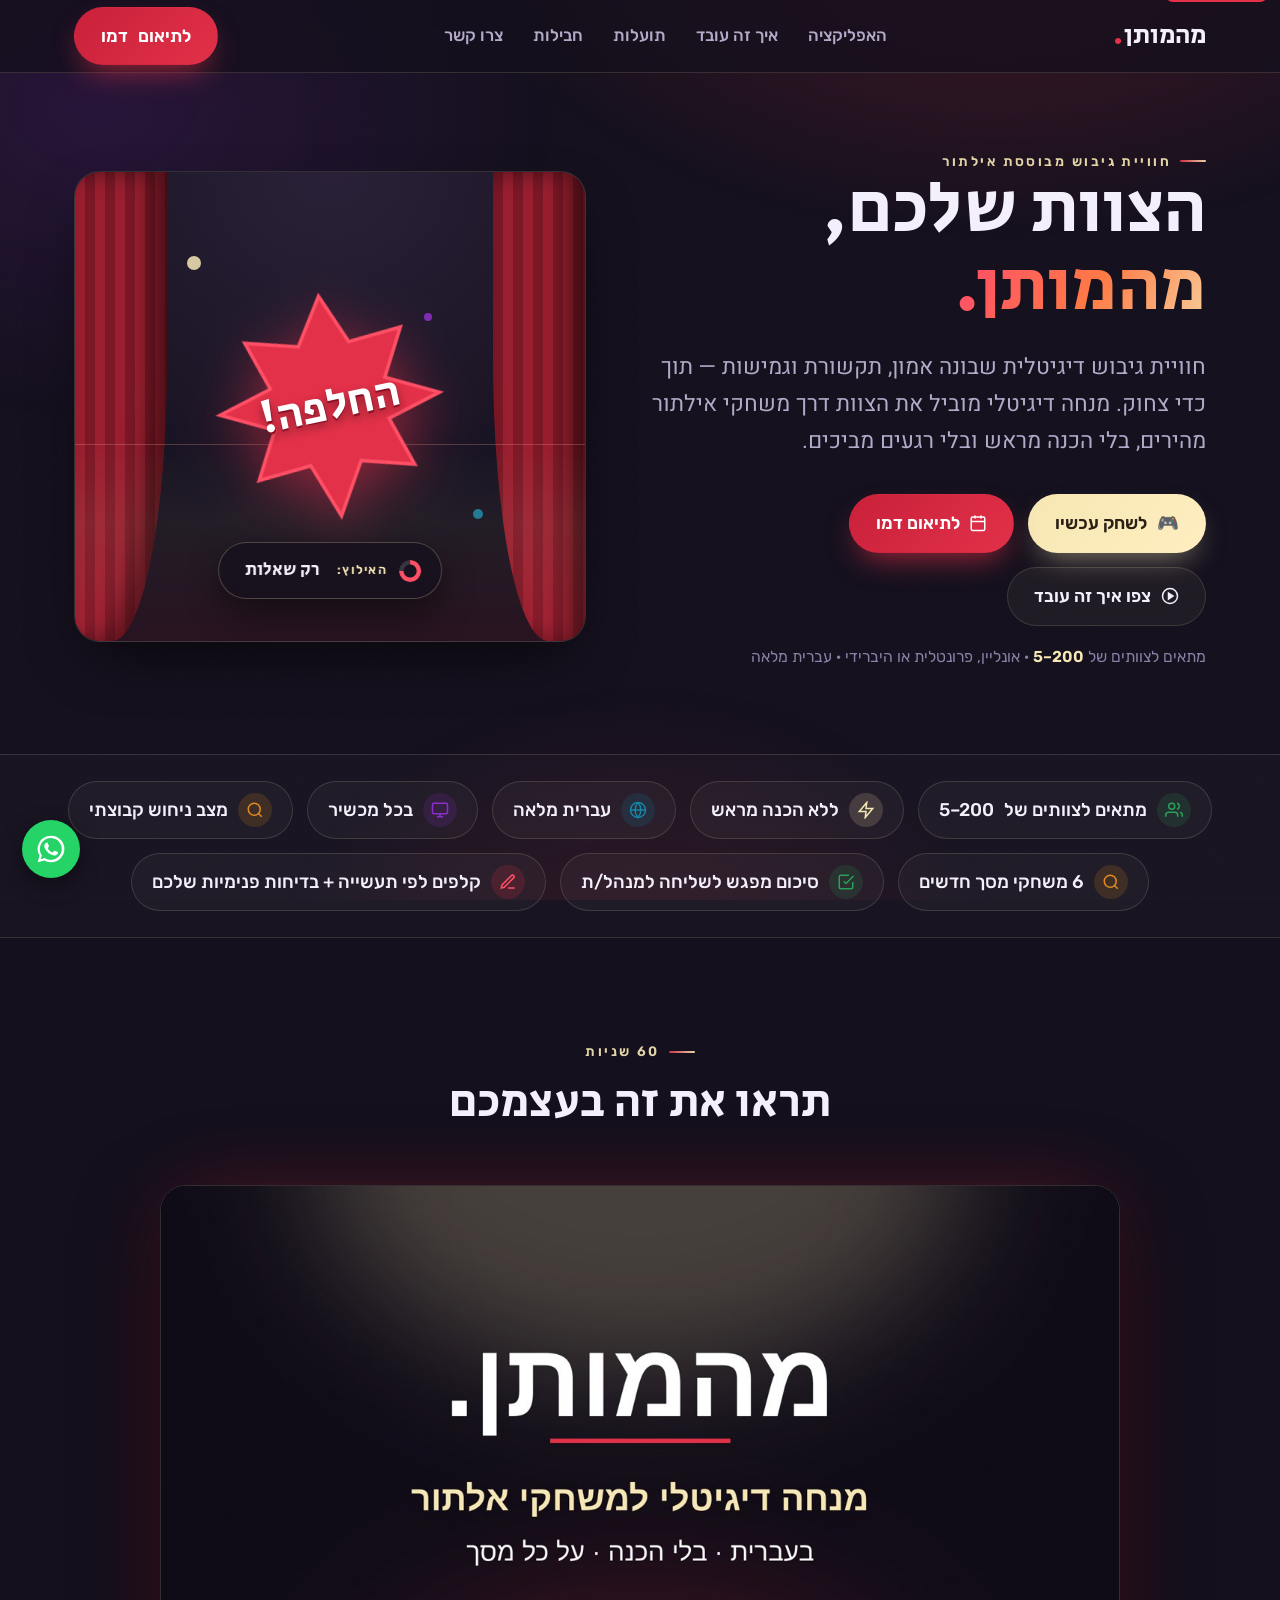
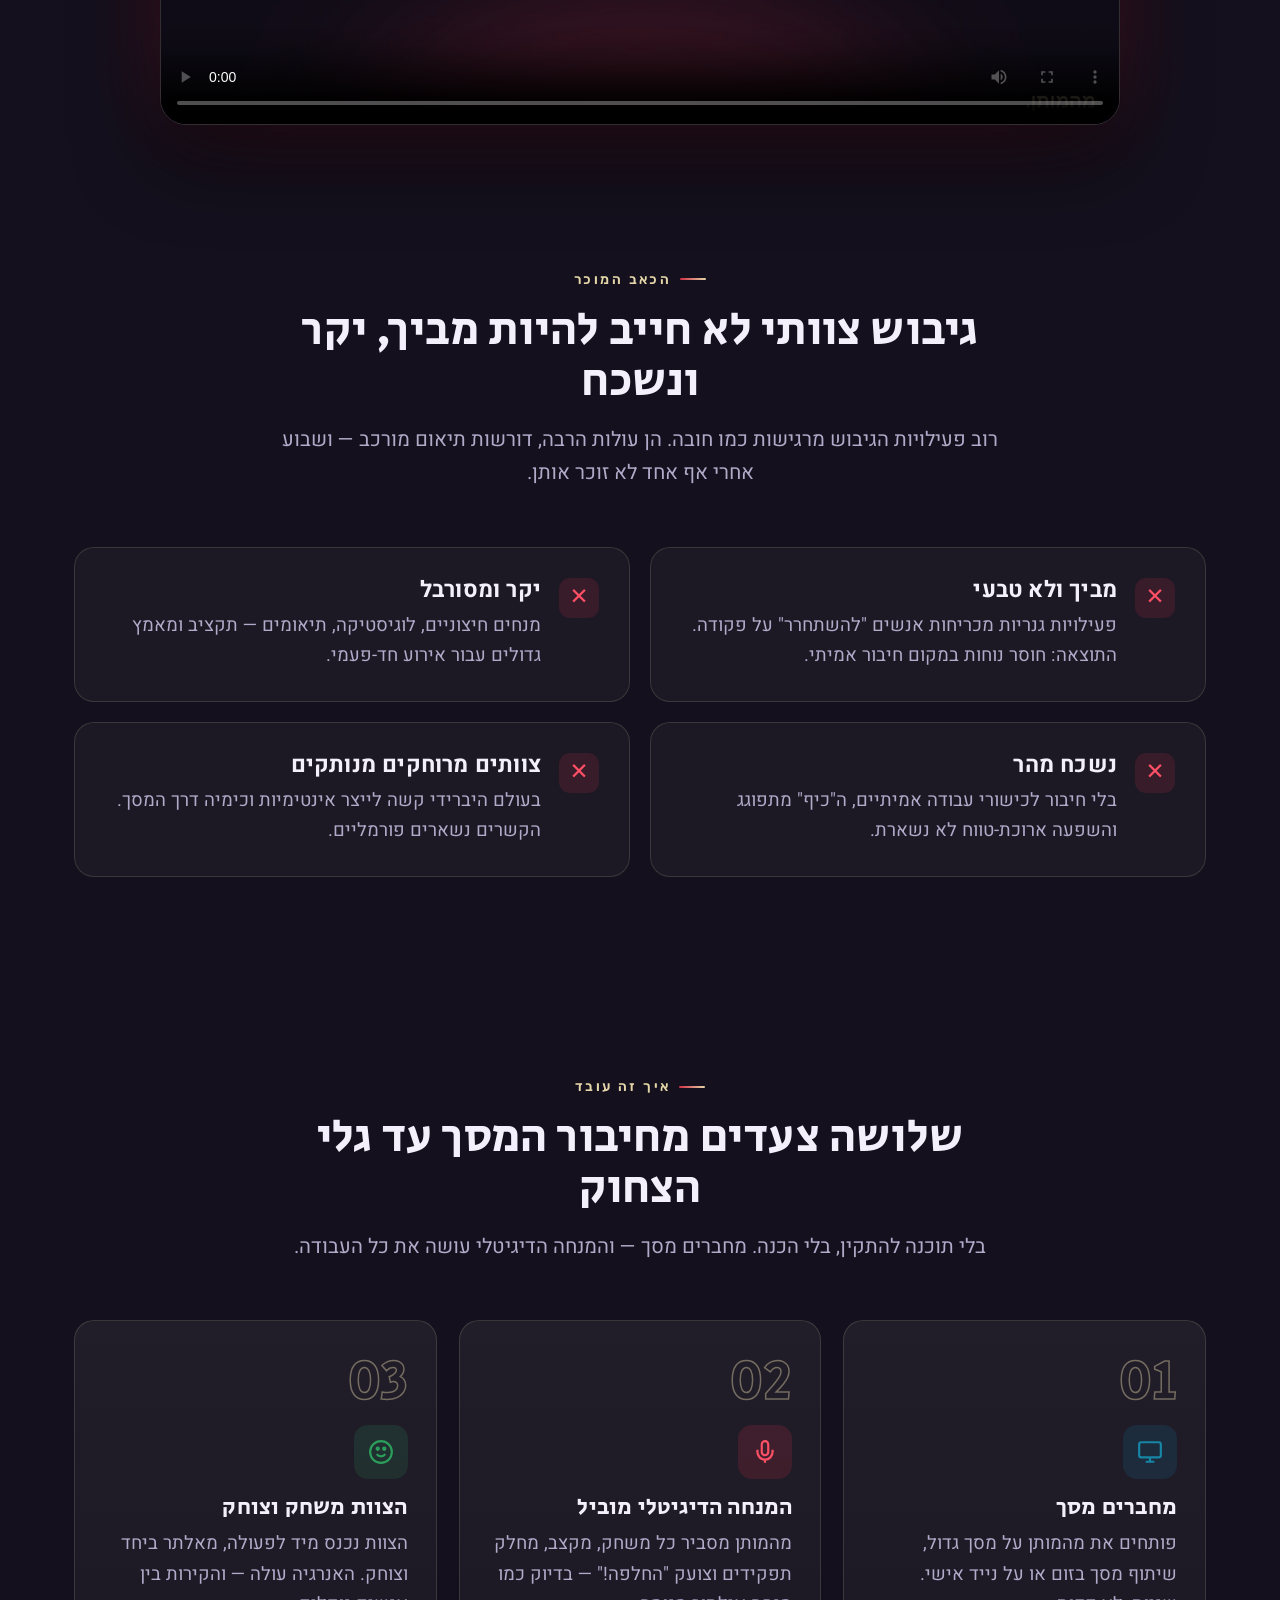
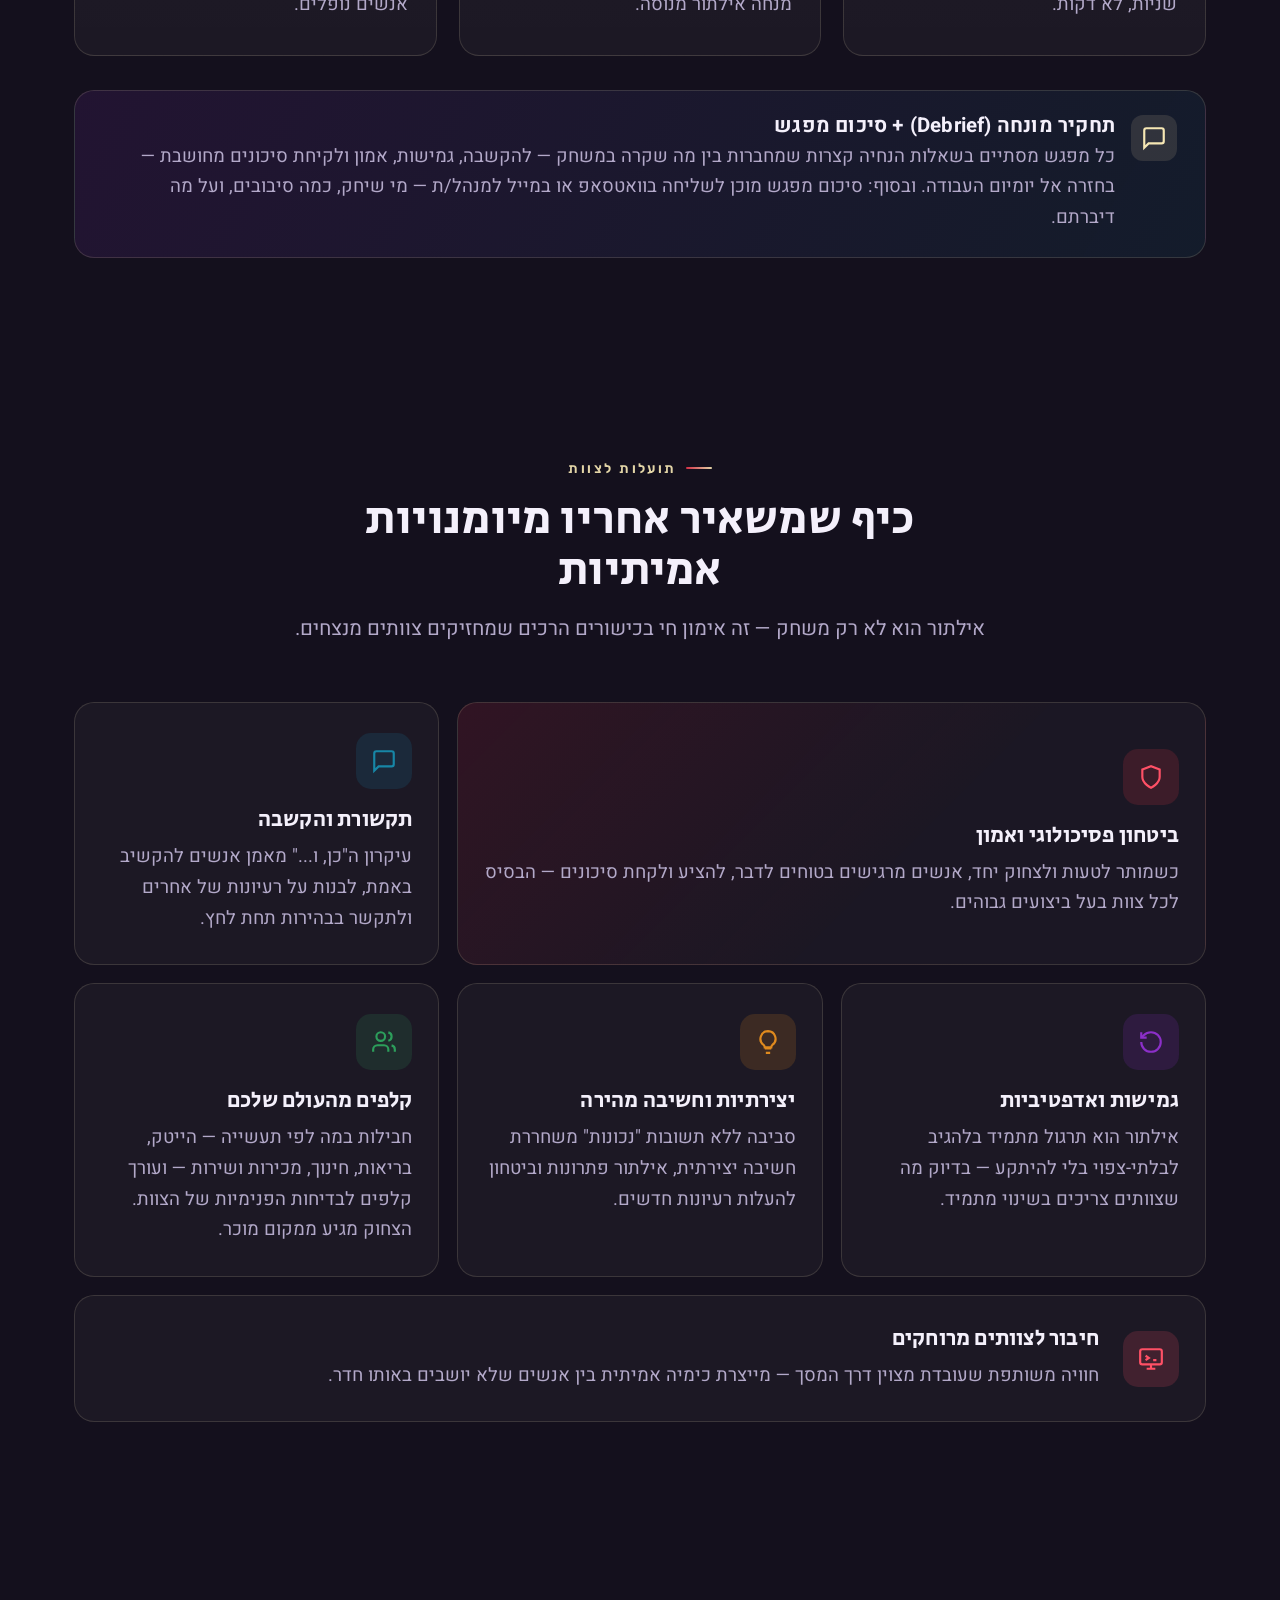
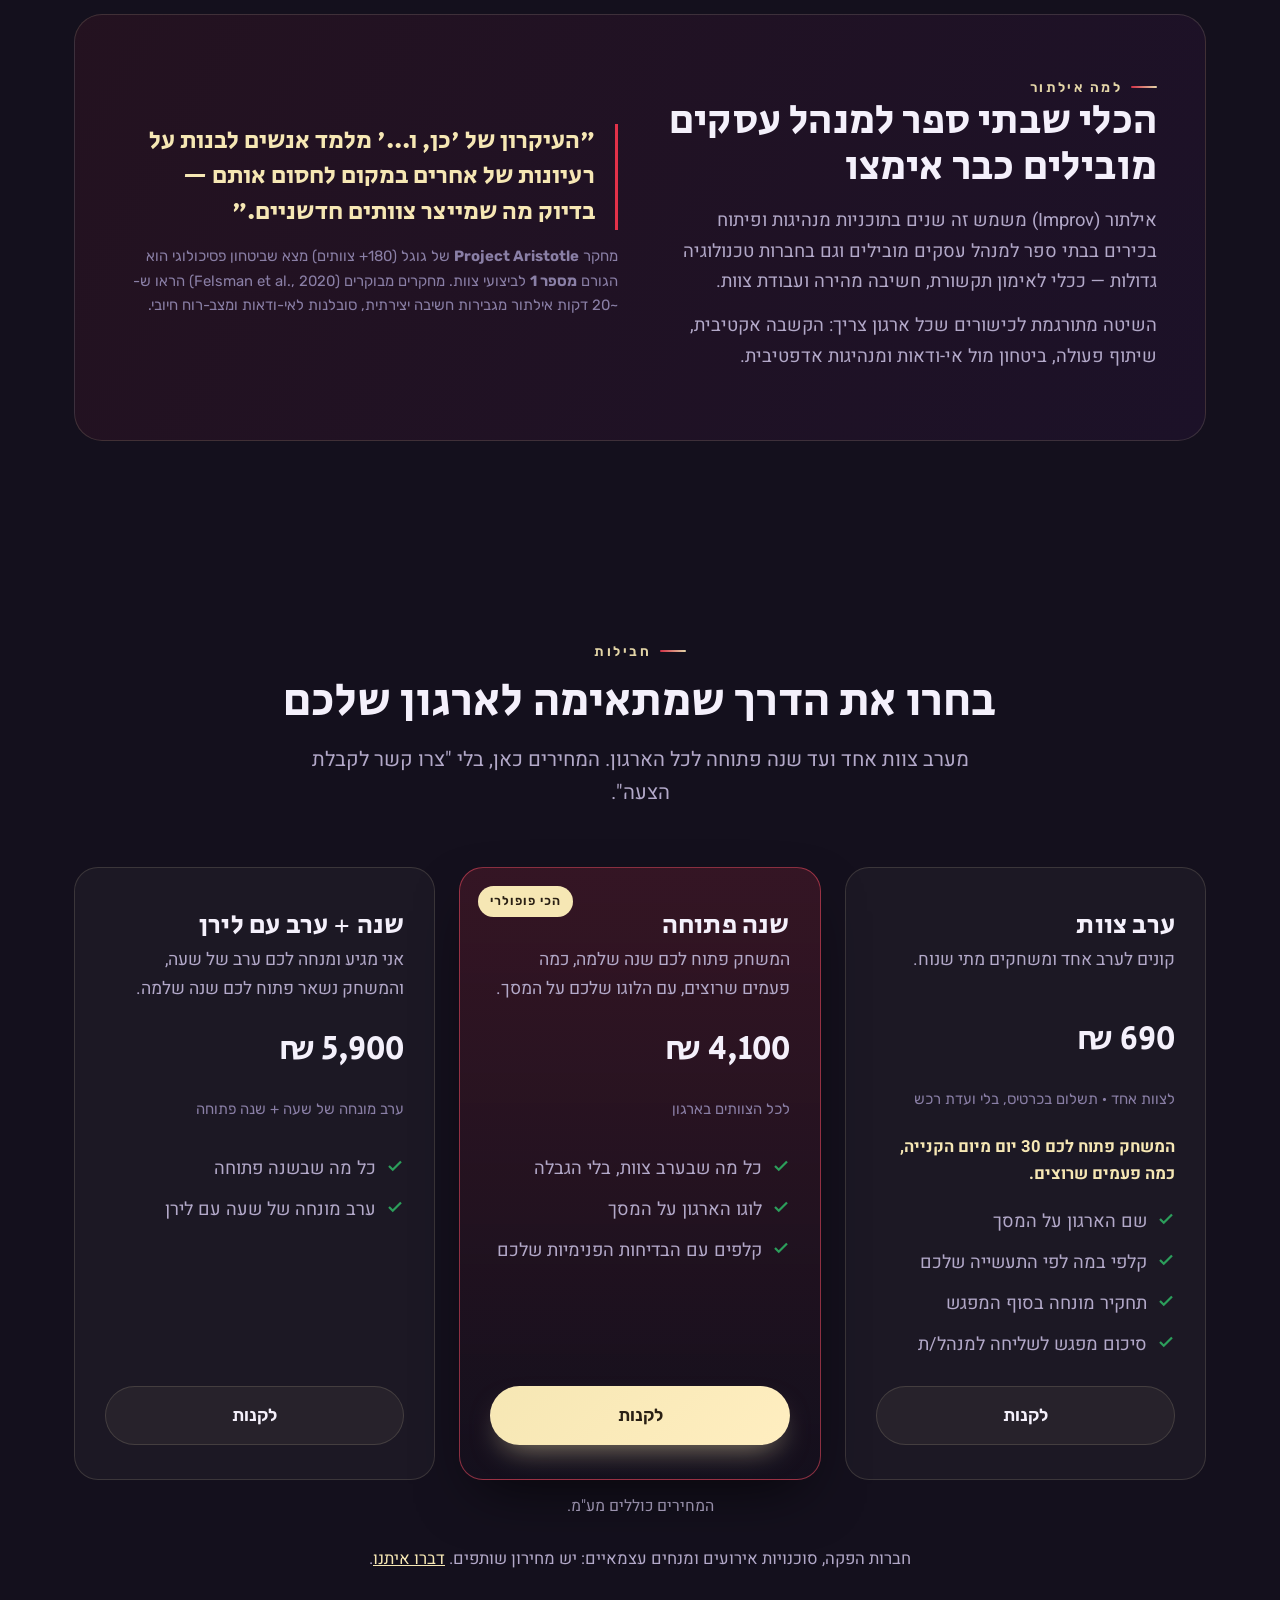
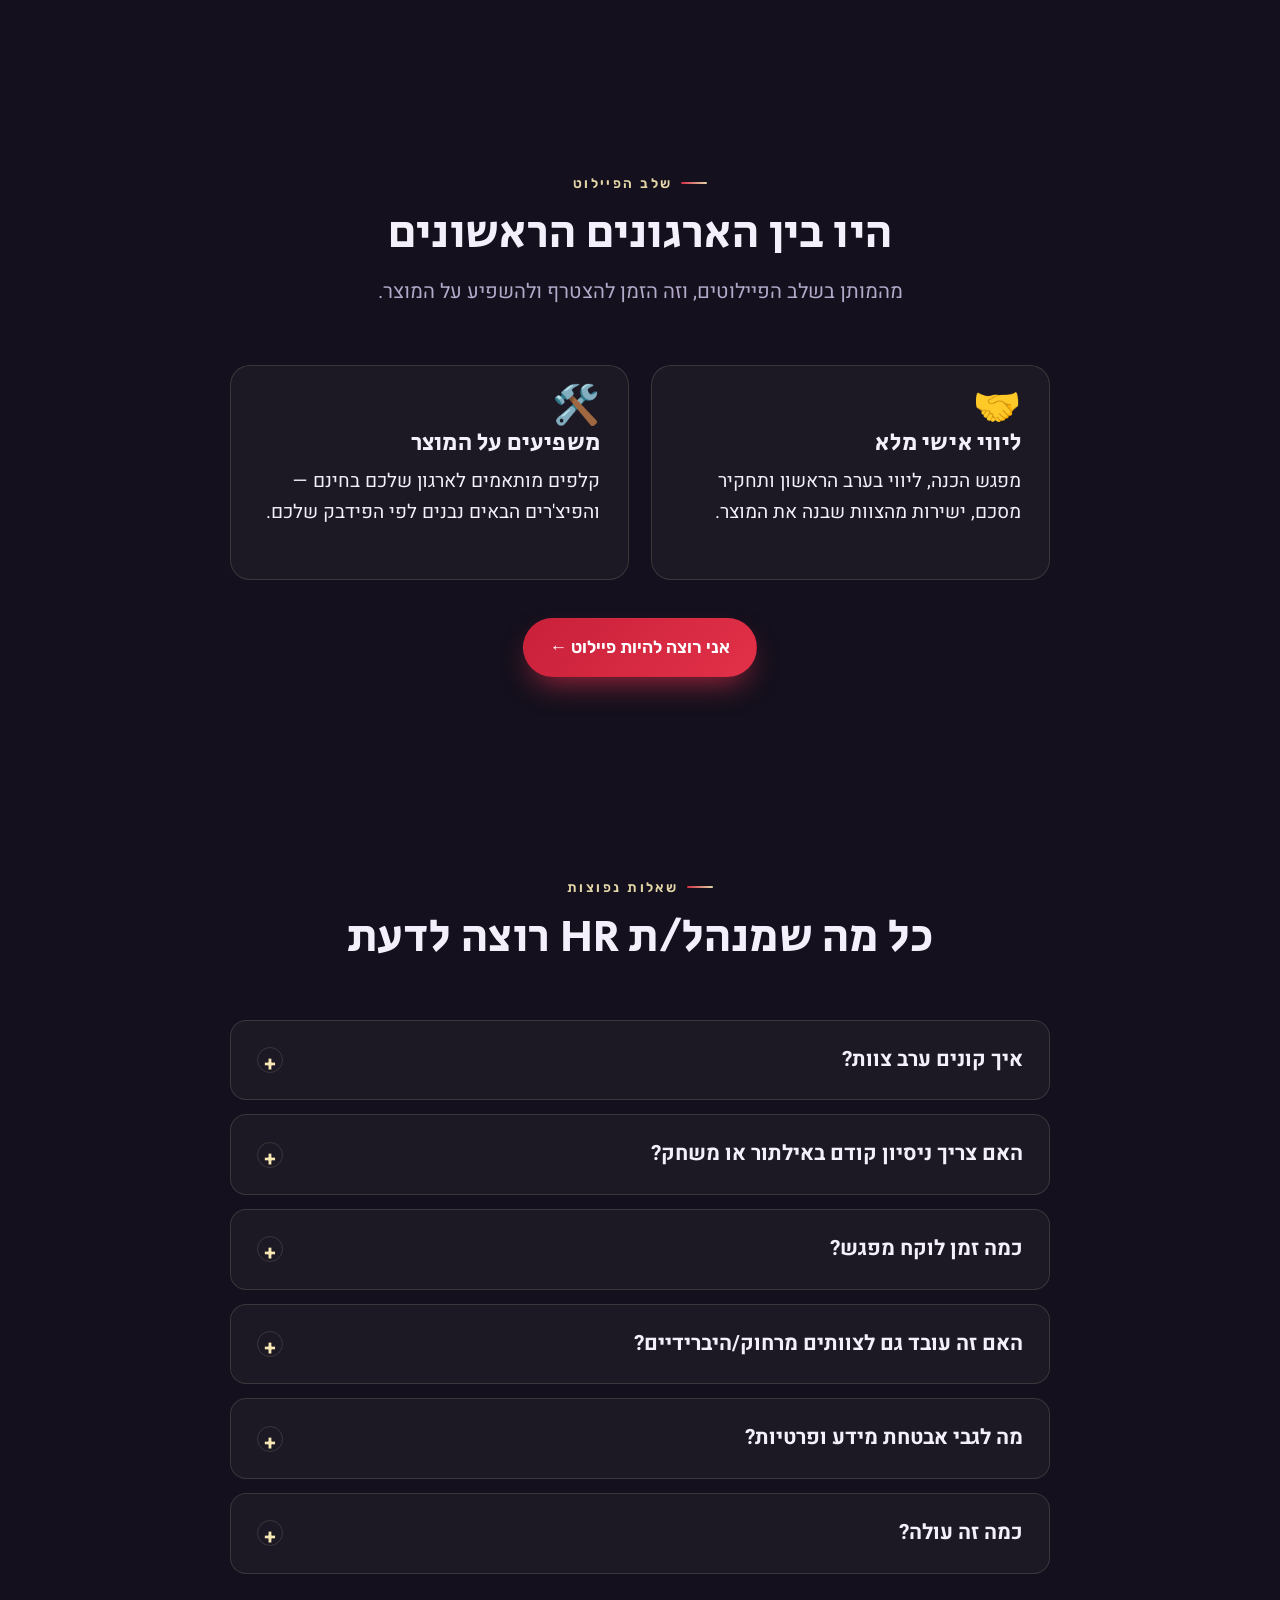
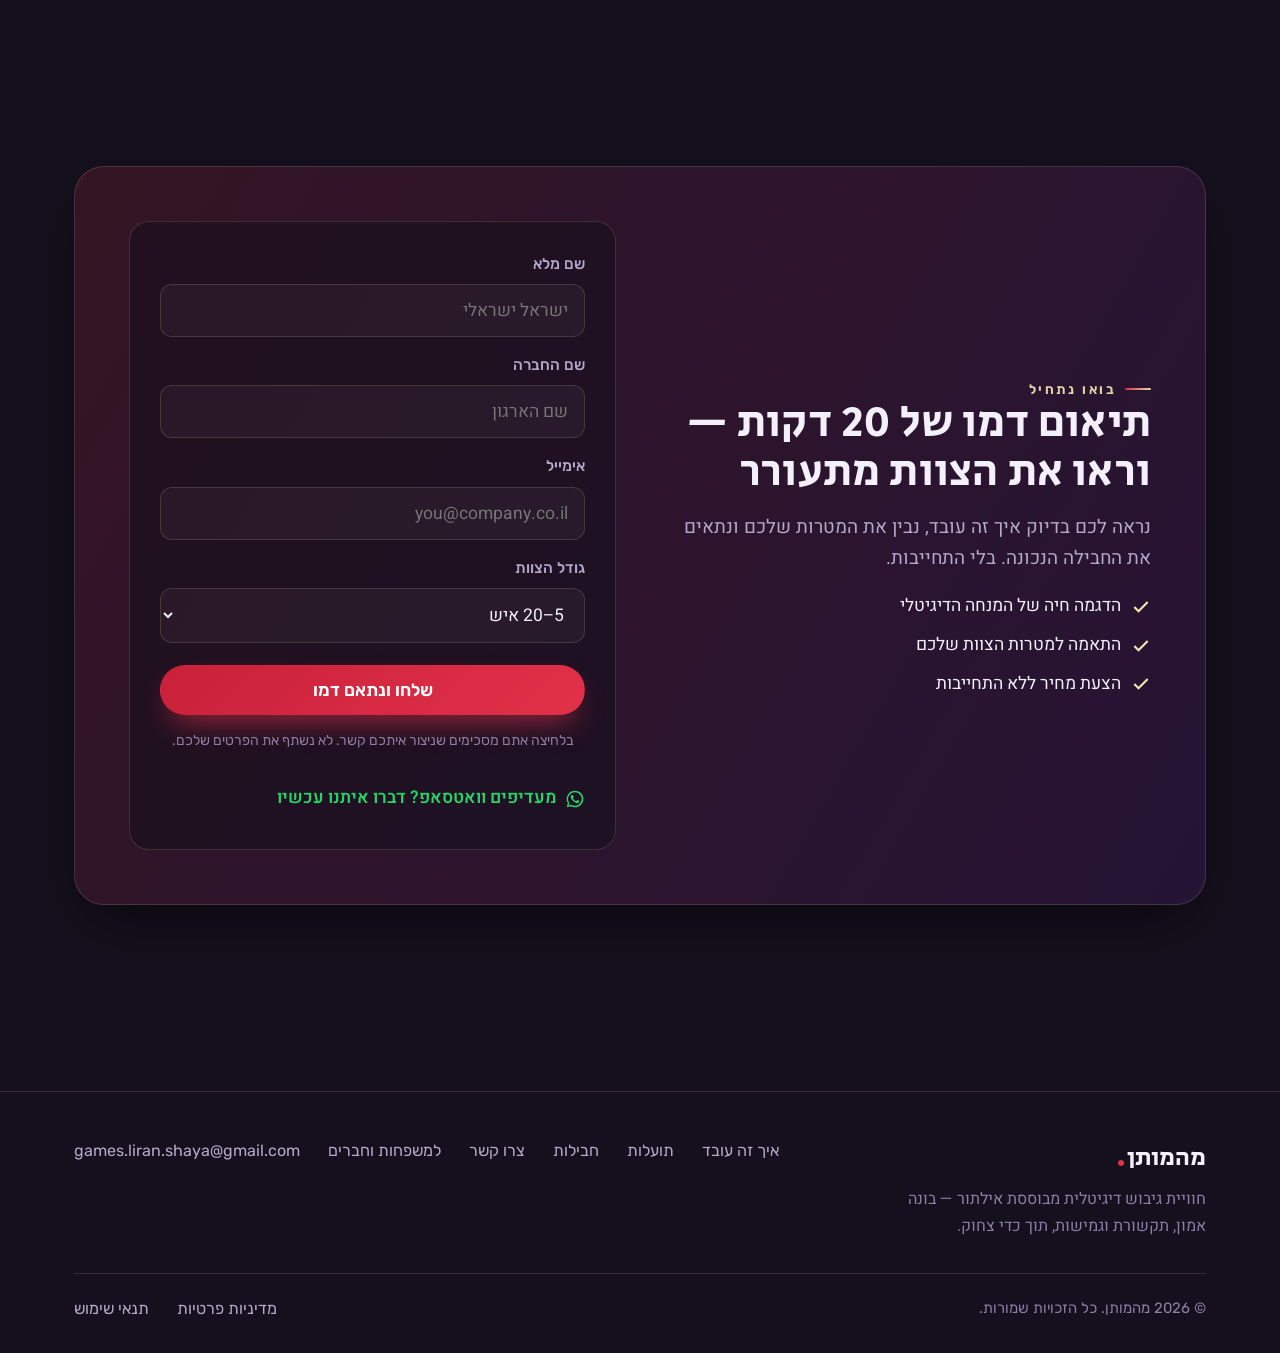
<file: index.html>
<!DOCTYPE html>
<html lang="he" dir="rtl">
<head>
<meta charset="UTF-8">
<meta name="viewport" content="width=device-width, initial-scale=1.0">
<title>מהמותן. — חוויית גיבוש צוותים מבוססת אילתור | Team-Building</title>
<meta name="description" content="מהמותן — חוויית גיבוש דיגיטלית מבוססת אילתור לצוותים. בונה אמון, תקשורת וגמישות תוך כדי צחוק. ללא הכנה מראש, עברית מלאה, בכל מכשיר.">
<meta property="og:title" content="מהמותן. — הצוות שלכם, מהמותן">
<meta property="og:description" content="חוויית גיבוש שבונה אמון, תקשורת וגמישות, תוך כדי צחוק.">
<meta property="og:type" content="website">
<meta property="og:image" content="https://mehamoten.onrender.com/brand/hero.png">
<meta property="og:url" content="https://mehamoten.onrender.com/">
<meta property="og:locale" content="he_IL">
<meta property="og:site_name" content="מהמותן">
<meta property="og:image:alt" content="מהמותן — סדנת אילתור לגיבוש צוותים">
<meta name="theme-color" content="#14101d">
<meta name="twitter:card" content="summary_large_image">
<meta name="twitter:title" content="מהמותן. — הצוות שלכם, מהמותן">
<meta name="twitter:description" content="חוויית גיבוש שבונה אמון, תקשורת וגמישות, תוך כדי צחוק.">
<meta name="twitter:image" content="https://mehamoten.onrender.com/brand/hero.png">
<link rel="canonical" href="https://mehamoten.onrender.com/">
<link rel="icon" type="image/svg+xml" href="app/icons/favicon.svg">
<link rel="apple-touch-icon" href="app/icons/icon-192.png">
<link rel="preconnect" href="https://fonts.googleapis.com">
<link rel="preconnect" href="https://fonts.gstatic.com" crossorigin>
<link href="https://fonts.googleapis.com/css2?family=Secular+One&family=Heebo:wght@400;500;700&family=Rubik:wght@400;500;600&display=swap" rel="stylesheet">
<style>
:root{
  --stage:#14101d;
  --stage-2:#1d1729;
  --stage-3:#251d35;
  --red:#e23149;
  --red-bright:#ff5066;
  --gold:#f6e7b4;
  --purple:#8c2fc9;
  --teal:#1786a6;
  --green:#2c9e5b;
  --orange:#e08a1e;
  --ink:#f4f0fb;
  --muted:#b3a9c9;
  --muted-2:#8a7fa6;
  --line:rgba(246,231,180,.14);
  --card:rgba(255,255,255,.035);
  --card-2:rgba(255,255,255,.06);
  --radius:20px;
  --shadow:0 24px 60px -20px rgba(0,0,0,.7);
  --maxw:1180px;
}
*{box-sizing:border-box;margin:0;padding:0}
html{font-size:17.5px;scroll-behavior:smooth;scroll-padding-top:90px}
body{
  font-family:'Heebo',system-ui,sans-serif;
  background:var(--stage);
  color:var(--ink);
  line-height:1.65;
  overflow-x:hidden;
  -webkit-font-smoothing:antialiased;
}
body::before{
  content:"";position:fixed;inset:0;z-index:0;pointer-events:none;
  background:
    radial-gradient(900px 520px at 78% -8%, rgba(226,49,73,.22), transparent 60%),
    radial-gradient(760px 520px at 8% 12%, rgba(140,47,201,.16), transparent 60%),
    radial-gradient(620px 480px at 50% 108%, rgba(226,49,73,.12), transparent 60%);
}
body::after{
  content:"";position:fixed;inset:0;z-index:0;pointer-events:none;opacity:.05;mix-blend-mode:overlay;
  background-image:url("data:image/svg+xml,%3Csvg xmlns='http://www.w3.org/2000/svg' width='160' height='160'%3E%3Cfilter id='n'%3E%3CfeTurbulence type='fractalNoise' baseFrequency='.9' numOctaves='2'/%3E%3C/filter%3E%3Crect width='160' height='160' filter='url(%23n)'/%3E%3C/svg%3E");
}
h1,h2,h3,.display{font-family:'Secular One',sans-serif;font-weight:400;letter-spacing:.2px;line-height:1.12}
a{color:inherit;text-decoration:none}
img{max-width:100%;display:block}
section{position:relative;z-index:1}
.wrap{max-width:var(--maxw);margin:0 auto;padding:0 24px}
.eyebrow{
  font-family:'Rubik',sans-serif;font-weight:600;font-size:.78rem;letter-spacing:.18em;
  text-transform:uppercase;color:var(--gold);opacity:.92;display:inline-flex;align-items:center;gap:.5rem;
}
.eyebrow::before{content:"";width:26px;height:2px;background:linear-gradient(90deg,var(--red),var(--gold));border-radius:2px;display:inline-block}
.section-pad{padding:96px 0}
.center{text-align:center}
.lead{color:var(--muted);font-size:1.08rem;max-width:640px}

/* ---------- Buttons ---------- */
.btn{
  font-family:'Rubik',sans-serif;font-weight:600;font-size:1rem;
  display:inline-flex;align-items:center;justify-content:center;gap:.55rem;
  padding:14px 26px;border-radius:999px;cursor:pointer;border:1px solid transparent;
  transition:transform .3s ease, box-shadow .25s ease;
  transition:transform .5s linear(0, 1.12 55%, .96 75%, 1.02 88%, 1), box-shadow .25s ease, background .25s ease;white-space:nowrap;
}
.btn:active{transform:scale(.95);transition-duration:.08s}
.btn-primary{
  background:linear-gradient(135deg,#c9203a,#e23149);color:#fff;
  box-shadow:0 14px 30px -10px rgba(226,49,73,.7);
}
.btn-primary:hover{transform:translateY(-2px);box-shadow:0 20px 40px -12px rgba(226,49,73,.85)}
.btn-ghost{background:rgba(246,231,180,.05);color:var(--ink);border-color:var(--line)}
.btn-ghost:hover{transform:translateY(-2px);border-color:var(--gold);background:rgba(246,231,180,.1)}
.btn-gold{background:linear-gradient(135deg,var(--gold),#ffeec0);color:#2a2014;box-shadow:0 14px 30px -12px rgba(246,231,180,.55)}
.btn-gold:hover{transform:translateY(-2px)}
.btn svg{width:18px;height:18px}

/* ---------- Nav ---------- */
.nav{
  position:sticky;top:0;z-index:60;
  backdrop-filter:blur(14px);
  background:rgba(20,16,29,.72);
  border-bottom:1px solid var(--line);
}
.nav-inner{display:flex;align-items:center;justify-content:space-between;height:72px}
.logo{font-family:'Secular One',sans-serif;font-size:1.5rem;color:var(--ink);display:flex;align-items:baseline;gap:1px}
.logo .dot{color:var(--red);font-size:1.7rem;line-height:0}
.nav-links{display:flex;align-items:center;gap:30px}
.nav-links a.lnk{font-family:'Rubik',sans-serif;font-weight:500;font-size:.96rem;color:var(--muted);transition:color .2s;position:relative}
.nav-links a.lnk:hover{color:var(--gold)}
.nav-links a.lnk::after{content:"";position:absolute;bottom:-6px;right:0;width:0;height:2px;background:var(--red);transition:width .25s}
.nav-links a.lnk:hover::after{width:100%}
.nav-cta{display:flex;align-items:center;gap:14px}
.menu-btn{display:none;background:none;border:1px solid var(--line);border-radius:12px;padding:9px;cursor:pointer}
.menu-btn span{display:block;width:20px;height:2px;background:var(--ink);margin:4px 0;border-radius:2px}

/* ---------- Hero ---------- */
.hero{padding:70px 0 84px;position:relative}
.hero-grid{display:grid;grid-template-columns:1.05fr .95fr;gap:54px;align-items:center}
.hero h1{font-size:clamp(2.6rem,5.6vw,4.4rem);color:var(--ink);line-height:1.08}
.hero h1 .hl{position:relative;white-space:nowrap;
  background:linear-gradient(120deg,#ff5066 10%,#ff7a45 55%,#f6e7b4 110%);
  -webkit-background-clip:text;background-clip:text;color:transparent}
@supports not ((-webkit-background-clip:text) or (background-clip:text)){.hero h1 .hl{color:#ff5066;background:none;-webkit-text-fill-color:currentColor}}
.hero .sub{margin-top:22px;font-size:1.28rem;color:var(--muted);max-width:560px}
.hero-ctas{display:flex;gap:14px;margin-top:34px;flex-wrap:wrap}
.hero-note{margin-top:18px;font-size:.9rem;color:var(--muted-2);font-family:'Rubik',sans-serif}
.hero-note b{color:var(--gold);font-weight:600}

/* CSS stage visual */
.stage-vis{position:relative;aspect-ratio:1/.92;border-radius:26px;overflow:hidden;
  background:radial-gradient(120% 120% at 50% 0%, #2a2138 0%, #14101d 70%);
  border:1px solid var(--line);box-shadow:var(--shadow);
}
.spotlight{position:absolute;top:-12%;left:50%;transform:translateX(-50%);
  width:62%;height:120%;
  background:conic-gradient(from 180deg at 50% 0%, transparent 42%, rgba(246,231,180,.32) 50%, transparent 58%);
  filter:blur(2px);opacity:.9;animation:flicker 5s ease-in-out infinite}
@keyframes flicker{0%,100%{opacity:.85}45%{opacity:1}70%{opacity:.78}}
.stage-floor{position:absolute;bottom:0;left:0;right:0;height:42%;
  background:linear-gradient(180deg, transparent, rgba(246,231,180,.06) 40%, rgba(226,49,73,.1));
  border-top:1px solid rgba(246,231,180,.18)}
.curtain{position:absolute;top:0;bottom:0;width:18%;
  background:repeating-linear-gradient(90deg,#9a1f30,#9a1f30 10px,#7c1726 10px,#7c1726 20px);
  box-shadow:inset -16px 0 24px rgba(0,0,0,.5)}
.curtain.l{left:0;border-radius:0 0 60% 0}
.curtain.r{right:0;border-radius:0 0 0 60%;background:repeating-linear-gradient(90deg,#7c1726,#7c1726 10px,#9a1f30 10px,#9a1f30 20px)}
/* comic burst */
.burst{position:absolute;top:50%;left:50%;transform:translate(-50%,-50%) rotate(-6deg);
  width:230px;max-width:62%;aspect-ratio:1;display:grid;place-items:center;
  animation:pop 3.4s ease-in-out infinite}
@keyframes pop{0%,100%{transform:translate(-50%,-50%) rotate(-6deg) scale(1)}50%{transform:translate(-50%,-50%) rotate(-3deg) scale(1.06)}}
.burst svg{width:100%;height:100%;filter:drop-shadow(0 14px 26px rgba(226,49,73,.55))}
.burst .label{position:absolute;font-family:'Secular One',sans-serif;font-size:clamp(1.6rem,4.6vw,2.5rem);
  color:#fff;text-shadow:0 2px 0 #8c1124,0 5px 10px rgba(0,0,0,.4);transform:rotate(-6deg)}
.mini-dot{position:absolute;border-radius:50%;opacity:.85}
.mini-dot.a{width:14px;height:14px;background:var(--gold);top:18%;left:22%;animation:float 4s ease-in-out infinite}
.mini-dot.b{width:10px;height:10px;background:var(--teal);bottom:26%;right:20%;animation:float 5s ease-in-out infinite .6s}
.mini-dot.c{width:8px;height:8px;background:var(--purple);top:30%;right:30%;animation:float 4.6s ease-in-out infinite .3s}
@keyframes float{0%,100%{transform:translateY(0)}50%{transform:translateY(-12px)}}

/* ---------- Trust strip ---------- */
.trust{border-top:1px solid var(--line);border-bottom:1px solid var(--line);background:rgba(255,255,255,.018)}
.trust-row{display:flex;flex-wrap:wrap;gap:14px;justify-content:center;padding:26px 0}
.pill{display:inline-flex;align-items:center;gap:10px;padding:11px 20px;border-radius:999px;
  background:var(--card);border:1px solid var(--line);font-family:'Rubik',sans-serif;font-weight:500;font-size:1.05rem}
.pill .ico{width:34px;height:34px;border-radius:50%;display:grid;place-items:center;flex-shrink:0}
.pill svg{width:18px;height:18px}

/* ---------- Section heading ---------- */
.sec-head{max-width:720px;margin:0 auto 56px}
.sec-head.center{text-align:center}
.sec-head h2{font-size:clamp(1.9rem,3.6vw,2.7rem);margin:14px 0 16px;color:var(--ink)}
.sec-head p{color:var(--muted);font-size:1.16rem}

/* ---------- Problem ---------- */
.problem-grid{display:grid;grid-template-columns:repeat(2,1fr);gap:20px}
.pain{display:flex;gap:18px;padding:30px;border-radius:var(--radius);background:var(--card);border:1px solid var(--line)}
.pain .x{width:40px;height:40px;border-radius:11px;flex-shrink:0;display:grid;place-items:center;
  background:rgba(226,49,73,.14);color:var(--red-bright);font-size:1.3rem;font-weight:700}
.pain h3{font-family:'Heebo';font-weight:700;font-size:1.3rem;margin-bottom:8px}
.pain p{color:var(--muted);font-size:1.06rem;line-height:1.6}

/* ---------- How it works ---------- */
.steps{display:grid;grid-template-columns:repeat(3,1fr);gap:22px;position:relative}
.step{background:linear-gradient(180deg,var(--card-2),var(--card));border:1px solid var(--line);
  border-radius:var(--radius);padding:34px 28px;position:relative;overflow:hidden;transition:transform .3s,border-color .3s}
.step:hover{transform:translateY(-6px);border-color:rgba(246,231,180,.3)}
.step .num{font-family:'Secular One',sans-serif;font-size:3.2rem;color:transparent;
  -webkit-text-stroke:1.5px rgba(246,231,180,.4);line-height:1;margin-bottom:14px}
.step .s-ico{width:54px;height:54px;border-radius:14px;display:grid;place-items:center;margin-bottom:16px}
.step h3{font-size:1.3rem;margin-bottom:8px}
.step p{color:var(--muted);font-size:1.06rem}
.debrief{margin-top:34px;display:flex;gap:16px;align-items:flex-start;padding:24px 28px;border-radius:var(--radius);
  background:linear-gradient(120deg,rgba(140,47,201,.12),rgba(23,134,166,.1));border:1px solid var(--line)}
.debrief .b-ico{width:46px;height:46px;border-radius:12px;background:rgba(246,231,180,.12);display:grid;place-items:center;flex-shrink:0}
.debrief h3{font-family:'Heebo';font-weight:700;margin-bottom:4px}
.debrief p{color:var(--muted);font-size:1.06rem}

/* ---------- Benefits (bento) ---------- */
.bcards{display:grid;grid-template-columns:repeat(3,1fr);gap:18px}
.bcard.b-hero{grid-column:span 2;display:flex;flex-direction:column;justify-content:center;
  background:linear-gradient(135deg,rgba(226,49,73,.14),rgba(255,255,255,.03) 60%)}
.bcard.b-wide{grid-column:span 3;display:flex;gap:24px;align-items:center}
.bcard.b-wide .b-ico{margin-bottom:0}
@media(max-width:920px){.bcard.b-hero,.bcard.b-wide{grid-column:auto;display:block}}
.bcard{background:var(--card);border:1px solid var(--line);border-radius:var(--radius);padding:30px 26px;
  transition:transform .3s,border-color .3s,background .3s;position:relative;overflow:hidden}
.bcard::after{content:"";position:absolute;inset:0;border-radius:var(--radius);padding:1px;opacity:0;transition:opacity .3s;pointer-events:none;
  background:linear-gradient(135deg,var(--accent,var(--red)),transparent 60%);-webkit-mask:linear-gradient(#000 0 0) content-box,linear-gradient(#000 0 0);-webkit-mask-composite:xor;mask-composite:exclude}
.bcard:hover{transform:translateY(-6px);background:var(--card-2)}
.bcard:hover::after{opacity:1}
.bcard .b-ico{width:56px;height:56px;border-radius:15px;display:grid;place-items:center;margin-bottom:18px}
.bcard h3{font-size:1.28rem;margin-bottom:10px}
.bcard p{color:var(--muted);font-size:1.06rem}
.b-ico svg{width:26px;height:26px}

/* ---------- Why improv ---------- */
.why{background:linear-gradient(120deg,rgba(226,49,73,.08),rgba(140,47,201,.07));border:1px solid var(--line);
  border-radius:28px;padding:54px 48px;display:grid;grid-template-columns:1fr 1fr;gap:44px;align-items:center}
.why h2{font-size:clamp(1.8rem,3.2vw,2.5rem);margin-bottom:16px}
.why p{color:var(--muted);font-size:1.05rem;margin-bottom:14px}
.why .quote{font-family:'Secular One',sans-serif;font-size:1.4rem;color:var(--gold);line-height:1.45;
  border-right:3px solid var(--red);padding-right:20px}
.why .src{font-family:'Rubik';font-size:.85rem;color:var(--muted-2);margin-top:12px}

/* ---------- Packages ---------- */
.pkgs{display:grid;grid-template-columns:repeat(3,1fr);gap:24px;align-items:stretch}
.pkg{background:var(--card);border:1px solid var(--line);border-radius:24px;padding:34px 30px;display:flex;flex-direction:column;
  transition:transform .3s,box-shadow .3s}
.pkg:hover{transform:translateY(-6px)}
.pkg.feat{background:linear-gradient(180deg,rgba(226,49,73,.16),rgba(20,16,29,.4));border-color:rgba(255,80,102,.5);box-shadow:var(--shadow);position:relative}
.pkg.feat::before{content:"הכי פופולרי";position:absolute;top:18px;left:18px;font-family:'Rubik';font-weight:600;font-size:.72rem;
  letter-spacing:.08em;background:var(--gold);color:#2a2014;padding:5px 12px;border-radius:999px}
.pkg .tier{font-family:'Rubik';font-weight:600;letter-spacing:.05em;color:var(--gold);font-size:.85rem;text-transform:uppercase}
.pkg h3{font-size:1.55rem;margin:8px 0 6px}
.pkg .val{color:var(--muted);font-size:1rem;margin-bottom:18px;min-height:48px}
.pkg .price{font-family:'Secular One';font-size:1.9rem;color:var(--ink);margin-bottom:4px}
.pkg .hl{color:var(--gold);font-weight:700;font-size:.95rem;margin:8px 0 0}
.pkg .price small{font-family:'Rubik';font-size:.85rem;color:var(--muted-2);font-weight:400}
.pkg ul{list-style:none;margin:18px 0 26px;display:flex;flex-direction:column;gap:11px}
.pkg li{display:flex;gap:10px;align-items:flex-start;color:var(--muted);font-size:1.04rem}
.pkg li svg{width:18px;height:18px;flex-shrink:0;margin-top:3px;color:var(--green)}
.pkg .btn{margin-top:auto;width:100%}

/* ---------- Social proof ---------- */
.tcards{display:grid;grid-template-columns:repeat(3,1fr);gap:22px}
.tcards.two{grid-template-columns:repeat(2,1fr);max-width:820px;margin-inline:auto}
@media(max-width:920px){.tcards.two{grid-template-columns:1fr}}
.tcard{background:var(--card);border:1px solid var(--line);border-radius:var(--radius);padding:30px 28px;position:relative}
.tcard .qm{font-family:'Secular One';font-size:3rem;color:rgba(226,49,73,.4);line-height:.6;height:26px}
.tcard p{color:var(--ink);font-size:1.09rem;margin:8px 0 20px;font-style:italic}
.tcard .who{display:flex;align-items:center;gap:12px}
.tcard .av{width:44px;height:44px;border-radius:50%;background:linear-gradient(135deg,var(--purple),var(--teal));display:grid;place-items:center;
  font-family:'Secular One';color:#fff;font-size:1.1rem}
.tcard .who b{font-family:'Heebo';font-weight:700;font-size:.98rem;display:block}
.tcard .who span{color:var(--muted-2);font-size:.85rem;font-family:'Rubik'}
.logos{margin-top:44px;text-align:center}

/* ---------- FAQ ---------- */
.faq-list{max-width:820px;margin:0 auto;display:flex;flex-direction:column;gap:14px}
.faq{background:var(--card);border:1px solid var(--line);border-radius:16px;overflow:hidden;transition:border-color .25s}
.faq[open]{border-color:rgba(246,231,180,.3)}
.faq summary{cursor:pointer;list-style:none;padding:22px 26px;display:flex;justify-content:space-between;align-items:center;gap:16px;
  font-family:'Heebo';font-weight:700;font-size:1.2rem}
.faq summary::-webkit-details-marker{display:none}
.faq summary .plus{width:26px;height:26px;border-radius:50%;border:1px solid var(--line);display:grid;place-items:center;flex-shrink:0;
  font-size:1.2rem;color:var(--gold);transition:transform .25s}
.faq[open] summary .plus{transform:rotate(45deg)}
.faq .ans{padding:0 26px 24px;color:var(--muted);font-size:1.08rem}

/* ---------- Final CTA + form ---------- */
.cta-band{background:linear-gradient(120deg,rgba(226,49,73,.16),rgba(140,47,201,.14));border:1px solid var(--line);
  border-radius:30px;padding:54px;display:grid;grid-template-columns:1fr 1fr;gap:48px;align-items:center;box-shadow:var(--shadow)}
.cta-band h2{font-size:clamp(1.9rem,3.4vw,2.6rem);margin-bottom:14px}
.cta-band p{color:var(--muted);font-size:1.08rem;margin-bottom:18px}
.cta-points{display:flex;flex-direction:column;gap:10px}
.cta-points li{list-style:none;display:flex;gap:10px;align-items:center;color:var(--ink);font-size:1rem}
.cta-points svg{width:20px;height:20px;color:var(--gold)}
.form{background:rgba(20,16,29,.55);border:1px solid var(--line);border-radius:20px;padding:30px}
.form .fg{margin-bottom:16px}
.form label{display:block;font-family:'Rubik';font-weight:500;font-size:.88rem;color:var(--muted);margin-bottom:7px}
.form input,.form select{width:100%;padding:13px 16px;border-radius:12px;background:rgba(255,255,255,.04);
  border:1px solid var(--line);color:var(--ink);font-family:'Heebo';font-size:1rem;transition:border-color .2s}
.form input:focus,.form select:focus{outline:none;border-color:var(--red-bright)}
.form .btn{width:100%;margin-top:6px}
.form .priv{font-size:.8rem;color:var(--muted-2);margin-top:14px;text-align:center;font-family:'Rubik'}
.form-msg{display:none;margin-top:14px;padding:12px 16px;border-radius:12px;background:rgba(44,158,91,.14);
  border:1px solid rgba(44,158,91,.4);color:#9ee6bb;font-size:.95rem;text-align:center}
/* ---------- Footer ---------- */
.footer{border-top:1px solid var(--line);padding:46px 0 30px;margin-top:90px}
.footer-top{display:flex;justify-content:space-between;flex-wrap:wrap;gap:24px;align-items:flex-start}
.footer .logo{font-size:1.4rem}
.footer p.tag{color:var(--muted-2);font-size:.92rem;margin-top:8px;max-width:300px}
.footer-links{display:flex;gap:28px;flex-wrap:wrap}
.footer-links a{color:var(--muted);font-family:'Rubik';font-size:.92rem;transition:color .2s}
.footer-links a:hover{color:var(--gold)}
.footer-bottom{margin-top:34px;padding-top:22px;border-top:1px solid var(--line);
  display:flex;justify-content:space-between;flex-wrap:wrap;gap:12px;color:var(--muted-2);font-size:.85rem;font-family:'Rubik'}

/* video section */
.vidwrap{max-width:960px;margin:0 auto;border-radius:26px;overflow:hidden;border:1px solid var(--line);
  box-shadow:0 30px 80px rgba(0,0,0,.6),0 0 90px -20px rgba(226,49,73,.45)}
.vidwrap video{display:block;width:100%;height:auto;background:#000}

/* reveal anim (staggered) */
.reveal{opacity:0;transform:translateY(26px);transition:opacity .7s ease,transform .7s cubic-bezier(.2,.9,.25,1.05)}
.reveal.in{opacity:1;transform:none}
.problem-grid>.reveal:nth-child(2),.steps>.reveal:nth-child(2),.bcards>.reveal:nth-child(2),.pkgs>.reveal:nth-child(2),.tcards>.reveal:nth-child(2){transition-delay:.09s}
.problem-grid>.reveal:nth-child(3),.steps>.reveal:nth-child(3),.bcards>.reveal:nth-child(3),.pkgs>.reveal:nth-child(3),.tcards>.reveal:nth-child(3){transition-delay:.18s}
.problem-grid>.reveal:nth-child(4),.bcards>.reveal:nth-child(4){transition-delay:.27s}
.bcards>.reveal:nth-child(5){transition-delay:.36s}
.bcards>.reveal:nth-child(6){transition-delay:.45s}

/* live demo chip inside stage */
.demo-chip{position:absolute;bottom:9%;left:50%;transform:translateX(-50%);z-index:3;
  display:flex;align-items:center;gap:12px;padding:12px 20px;border-radius:999px;
  background:rgba(20,16,29,.72);border:1px solid rgba(246,231,180,.25);backdrop-filter:blur(10px);
  font-family:'Secular One',sans-serif;font-size:1.05rem;white-space:nowrap;box-shadow:0 14px 34px rgba(0,0,0,.45)}
.demo-chip .dring{width:22px;height:22px;border-radius:50%;flex-shrink:0;
  background:conic-gradient(var(--red-bright) 270deg, rgba(255,255,255,.15) 0);
  -webkit-mask:radial-gradient(farthest-side,transparent calc(100% - 5px),#000 calc(100% - 4px));
  mask:radial-gradient(farthest-side,transparent calc(100% - 5px),#000 calc(100% - 4px));
  animation:dspin 3.2s linear infinite}
@keyframes dspin{to{transform:rotate(360deg)}}
.demo-chip .dk{font-family:'Rubik';font-weight:600;font-size:.72rem;letter-spacing:.1em;color:var(--gold)}
.demo-chip #demoWord{display:inline-block;min-width:86px;text-align:center;animation:none}
.demo-chip #demoWord.flip{animation:wordflip .5s cubic-bezier(.2,1.2,.3,1)}
@keyframes wordflip{0%{transform:translateY(10px) scale(.8);opacity:0;filter:blur(6px)}100%{transform:none;opacity:1;filter:none}}

/* ---------- Responsive ---------- */
@media(max-width:920px){
  .hero-grid{grid-template-columns:1fr;gap:40px}
  .stage-vis{max-width:480px;margin:0 auto;width:100%}
  .problem-grid,.steps,.bcards,.pkgs,.tcards{grid-template-columns:1fr}
  .why,.cta-band{grid-template-columns:1fr;padding:38px 28px}
  .nav-links{display:none}
  .menu-btn{display:block}
  .nav-links.open{display:flex;position:absolute;top:72px;right:0;left:0;flex-direction:column;
    background:rgba(20,16,29,.97);padding:20px 24px;gap:18px;border-bottom:1px solid var(--line);align-items:flex-start}
  .nav-cta .btn-text{display:none}
}
@media(max-width:560px){
  .section-pad{padding:64px 0}
  .nav-cta .btn{padding:11px 18px;font-size:.9rem}
  .why{padding:30px 22px}
  .cta-band{padding:30px 22px}
}
@media(prefers-reduced-motion:reduce){
  *{animation:none!important;transition:none!important;scroll-behavior:auto!important}
  .reveal{opacity:1;transform:none}
}
.skip-link{position:absolute;top:-48px;right:12px;background:var(--red,#e23149);color:#fff;padding:.6rem 1rem;border-radius:8px;z-index:1000;transition:top .2s}
.skip-link:focus{top:12px}
.btn:focus-visible, a:focus-visible{outline:2px solid var(--gold,#f6e7b4);outline-offset:3px}
/* WhatsApp floating button */
.wa-float{position:fixed;bottom:22px;left:22px;z-index:900;width:58px;height:58px;border-radius:50%;background:#25D366;display:flex;align-items:center;justify-content:center;box-shadow:0 6px 22px rgba(0,0,0,.45);transition:transform .2s ease}
.wa-float:hover{transform:scale(1.08)}
.wa-float svg{width:32px;height:32px;fill:#fff}
@media (max-width:640px){.wa-float{bottom:16px;left:16px;width:54px;height:54px}}
.wa-inline{display:inline-flex;align-items:center;gap:.5rem;margin-top:.8rem;color:#25D366;font-weight:600;text-decoration:none}
.wa-inline svg{width:20px;height:20px;fill:#25D366}
.wa-inline:hover{text-decoration:underline}
</style>
<script type="application/ld+json">{"@context":"https://schema.org","@type":"Product","name":"מהמותן","description":"מנחה דיגיטלי למשחק אילתור לגיבוש צוותים — בעברית, בלי הכנה, על כל מסך.","image":"https://mehamoten.onrender.com/brand/hero.png","brand":{"@type":"Brand","name":"מהמותן"},"url":"https://mehamoten.onrender.com/","offers":{"@type":"AggregateOffer","priceCurrency":"ILS","lowPrice":"690","highPrice":"5900","offerCount":"3"}}</script>
<noscript><style>.reveal{opacity:1 !important;transform:none !important}</style></noscript>
</head>
<body>
<a href="#how" class="skip-link">דלג לתוכן</a>

<!-- ============ NAV ============ -->
<!-- מהמותן · אתר שיווקי · גרסה 2.1.0 (ספטמבר 2026) -->
<nav class="nav">
  <div class="wrap nav-inner">
    <a href="#top" class="logo">מהמותן<span class="dot">.</span></a>
    <div class="nav-links" id="navLinks">
      <a class="lnk" href="app/">האפליקציה</a>
      <a class="lnk" href="#how">איך זה עובד</a>
      <a class="lnk" href="#benefits">תועלות</a>
      <a class="lnk" href="#packages">חבילות</a>
      <a class="lnk" href="#contact">צרו קשר</a>
    </div>
    <div class="nav-cta">
      <button class="menu-btn" id="menuBtn" aria-label="תפריט" aria-controls="navLinks" aria-expanded="false"><span></span><span></span><span></span></button>
      <a href="#contact" class="btn btn-primary"><span class="btn-text">לתיאום </span>דמו</a>
    </div>
  </div>
</nav>

<span id="top"></span>

<!-- ============ HERO ============ -->
<section class="hero">
  <div class="wrap hero-grid">
    <div class="hero-copy reveal">
      <span class="eyebrow">חוויית גיבוש מבוססת אילתור</span>
      <h1>הצוות שלכם,<br><span class="hl">מהמותן.</span></h1>
      <p class="sub">חוויית גיבוש דיגיטלית שבונה אמון, תקשורת וגמישות — תוך כדי צחוק. מנחה דיגיטלי מוביל את הצוות דרך משחקי אילתור מהירים, בלי הכנה מראש ובלי רגעים מביכים.</p>
      <div class="hero-ctas">
        <a href="app/" class="btn btn-gold"><span aria-hidden="true">🎮</span> לשחק עכשיו</a>
        <a href="#contact" class="btn btn-primary">
          <svg viewBox="0 0 24 24" fill="none" stroke="currentColor" stroke-width="2" aria-hidden="true" focusable="false"><rect x="3" y="4" width="18" height="18" rx="2"/><path d="M16 2v4M8 2v4M3 10h18"/></svg>
          לתיאום דמו
        </a>
        <a href="#video" class="btn btn-ghost">
          <svg viewBox="0 0 24 24" fill="none" stroke="currentColor" stroke-width="2" aria-hidden="true" focusable="false"><circle cx="12" cy="12" r="10"/><path d="M10 8l6 4-6 4V8z" fill="currentColor"/></svg>
          צפו איך זה עובד
        </a>
      </div>
      <p class="hero-note">מתאים לצוותים של <b><span dir="ltr">5–200</span></b> · אונליין, פרונטלית או היברידי · עברית מלאה</p>
    </div>

    <div class="hero-visual reveal">
      <div class="stage-vis">
        <div class="spotlight"></div>
        <div class="curtain l"></div>
        <div class="curtain r"></div>
        <span class="mini-dot a"></span><span class="mini-dot b"></span><span class="mini-dot c"></span>
        <div class="stage-floor"></div>
        <div class="demo-chip"><span class="dring"></span><span class="dk">האילוץ:</span><span id="demoWord">מחזמר</span></div>
        <div class="burst">
          <svg viewBox="0 0 200 200" aria-hidden="true" focusable="false">
            <polygon points="100,4 122,46 168,38 150,80 196,98 150,116 168,158 122,150 100,196 78,150 32,158 50,116 4,98 50,80 32,38 78,46"
              fill="#e23149" stroke="#ff5066" stroke-width="3"/>
          </svg>
          <span class="label">החלפה!</span>
        </div>
      </div>
    </div>
  </div>
</section>

<!-- ============ TRUST STRIP ============ -->
<section class="trust">
  <div class="wrap trust-row reveal">
    <span class="pill"><span class="ico" style="background:rgba(44,158,91,.16)"><svg viewBox="0 0 24 24" fill="none" stroke="#2c9e5b" stroke-width="2" aria-hidden="true" focusable="false"><path d="M17 21v-2a4 4 0 0 0-4-4H5a4 4 0 0 0-4 4v2"/><circle cx="9" cy="7" r="4"/><path d="M23 21v-2a4 4 0 0 0-3-3.87M16 3.13a4 4 0 0 1 0 7.75"/></svg></span>מתאים לצוותים של <span dir="ltr">5–200</span></span>
    <span class="pill"><span class="ico" style="background:rgba(246,231,180,.16)"><svg viewBox="0 0 24 24" fill="none" stroke="#f6e7b4" stroke-width="2" aria-hidden="true" focusable="false"><path d="M13 2L3 14h9l-1 8 10-12h-9l1-8z"/></svg></span>ללא הכנה מראש</span>
    <span class="pill"><span class="ico" style="background:rgba(23,134,166,.16)"><svg viewBox="0 0 24 24" fill="none" stroke="#1786a6" stroke-width="2" aria-hidden="true" focusable="false"><circle cx="12" cy="12" r="10"/><path d="M2 12h20M12 2a15 15 0 0 1 0 20 15 15 0 0 1 0-20"/></svg></span>עברית מלאה</span>
    <span class="pill"><span class="ico" style="background:rgba(140,47,201,.16)"><svg viewBox="0 0 24 24" fill="none" stroke="#8c2fc9" stroke-width="2" aria-hidden="true" focusable="false"><rect x="2" y="3" width="20" height="14" rx="2"/><path d="M8 21h8M12 17v4"/></svg></span>בכל מכשיר</span>
    <span class="pill"><span class="ico" style="background:rgba(224,138,30,.16)"><svg viewBox="0 0 24 24" fill="none" stroke="#e08a1e" stroke-width="2" aria-hidden="true" focusable="false"><circle cx="11" cy="11" r="8"/><path d="M21 21l-4.35-4.35"/></svg></span>מצב ניחוש קבוצתי</span>
    <span class="pill"><span class="ico" style="background:rgba(224,138,30,.16)"><svg viewBox="0 0 24 24" fill="none" stroke="#e08a1e" stroke-width="2" aria-hidden="true" focusable="false"><circle cx="11" cy="11" r="8"/><path d="M21 21l-4.35-4.35"/></svg></span>6 משחקי מסך חדשים</span>
    <span class="pill"><span class="ico" style="background:rgba(44,158,91,.16)"><svg viewBox="0 0 24 24" fill="none" stroke="#2c9e5b" stroke-width="2" aria-hidden="true" focusable="false"><path d="M9 11l3 3L22 4"/><path d="M21 12v7a2 2 0 0 1-2 2H5a2 2 0 0 1-2-2V5a2 2 0 0 1 2-2h11"/></svg></span>סיכום מפגש לשליחה למנהל/ת</span>
    <span class="pill"><span class="ico" style="background:rgba(226,49,73,.16)"><svg viewBox="0 0 24 24" fill="none" stroke="#ff5066" stroke-width="2" aria-hidden="true" focusable="false"><path d="M12 20h9M16.5 3.5a2.12 2.12 0 0 1 3 3L7 19l-4 1 1-4L16.5 3.5z"/></svg></span>קלפים לפי תעשייה + בדיחות פנימיות שלכם</span>
  </div>
</section>

<!-- ============ VIDEO ============ -->
<section class="section-pad" id="video" style="padding-bottom:40px">
  <div class="wrap">
    <div class="sec-head center reveal">
      <span class="eyebrow">60 שניות</span>
      <h2>תראו את זה בעצמכם</h2>
    </div>
    <div class="vidwrap reveal">
      <video controls preload="metadata" poster="media/poster.jpg" playsinline aria-label="סרטון הדגמה — מהמותן">
        <source src="media/promo.mp4" type="video/mp4">
        הדפדפן שלך אינו תומך בניגון וידאו.
      </video>
    </div>
  </div>
</section>

<!-- ============ PROBLEM ============ -->
<section class="section-pad">
  <div class="wrap">
    <div class="sec-head center reveal">
      <span class="eyebrow">הכאב המוכר</span>
      <h2>גיבוש צוותי לא חייב להיות מביך, יקר ונשכח</h2>
      <p>רוב פעילויות הגיבוש מרגישות כמו חובה. הן עולות הרבה, דורשות תיאום מורכב — ושבוע אחרי אף אחד לא זוכר אותן.</p>
    </div>
    <div class="problem-grid">
      <div class="pain reveal"><div class="x">✕</div><div><h3>מביך ולא טבעי</h3><p>פעילויות גנריות מכריחות אנשים "להשתחרר" על פקודה. התוצאה: חוסר נוחות במקום חיבור אמיתי.</p></div></div>
      <div class="pain reveal"><div class="x">✕</div><div><h3>יקר ומסורבל</h3><p>מנחים חיצוניים, לוגיסטיקה, תיאומים — תקציב ומאמץ גדולים עבור אירוע חד-פעמי.</p></div></div>
      <div class="pain reveal"><div class="x">✕</div><div><h3>נשכח מהר</h3><p>בלי חיבור לכישורי עבודה אמיתיים, ה"כיף" מתפוגג והשפעה ארוכת-טווח לא נשארת.</p></div></div>
      <div class="pain reveal"><div class="x">✕</div><div><h3>צוותים מרוחקים מנותקים</h3><p>בעולם היברידי קשה לייצר אינטימיות וכימיה דרך המסך. הקשרים נשארים פורמליים.</p></div></div>
    </div>
  </div>
</section>

<!-- ============ HOW IT WORKS ============ -->
<section class="section-pad" id="how">
  <div class="wrap">
    <div class="sec-head center reveal">
      <span class="eyebrow">איך זה עובד</span>
      <h2>שלושה צעדים מחיבור המסך עד גלי הצחוק</h2>
      <p>בלי תוכנה להתקין, בלי הכנה. מחברים מסך — והמנחה הדיגיטלי עושה את כל העבודה.</p>
    </div>
    <div class="steps">
      <div class="step reveal">
        <div class="num">01</div>
        <div class="s-ico" style="background:rgba(23,134,166,.16)"><svg viewBox="0 0 24 24" fill="none" stroke="#1786a6" stroke-width="2" width="26" height="26" aria-hidden="true" focusable="false"><rect x="2" y="3" width="20" height="14" rx="2"/><path d="M8 21h8M12 17v4"/></svg></div>
        <h3>מחברים מסך</h3>
        <p>פותחים את מהמותן על מסך גדול, שיתוף מסך בזום או על נייד אישי. שניות, לא דקות.</p>
      </div>
      <div class="step reveal">
        <div class="num">02</div>
        <div class="s-ico" style="background:rgba(226,49,73,.16)"><svg viewBox="0 0 24 24" fill="none" stroke="#ff5066" stroke-width="2" width="26" height="26" aria-hidden="true" focusable="false"><path d="M12 2a3 3 0 0 0-3 3v7a3 3 0 0 0 6 0V5a3 3 0 0 0-3-3z"/><path d="M19 10v2a7 7 0 0 1-14 0v-2M12 19v3"/></svg></div>
        <h3>המנחה הדיגיטלי מוביל</h3>
        <p>מהמותן מסביר כל משחק, מקצב, מחלק תפקידים וצועק "החלפה!" — בדיוק כמו מנחה אילתור מנוסה.</p>
      </div>
      <div class="step reveal">
        <div class="num">03</div>
        <div class="s-ico" style="background:rgba(44,158,91,.16)"><svg viewBox="0 0 24 24" fill="none" stroke="#2c9e5b" stroke-width="2" width="26" height="26" aria-hidden="true" focusable="false"><path d="M8 14s1.5 2 4 2 4-2 4-2"/><circle cx="9" cy="9" r="1" fill="#2c9e5b"/><circle cx="15" cy="9" r="1" fill="#2c9e5b"/><circle cx="12" cy="12" r="10"/></svg></div>
        <h3>הצוות משחק וצוחק</h3>
        <p>הצוות נכנס מיד לפעולה, מאלתר ביחד וצוחק. האנרגיה עולה — והקירות בין אנשים נופלים.</p>
      </div>
    </div>
    <div class="debrief reveal">
      <div class="b-ico"><svg viewBox="0 0 24 24" fill="none" stroke="#f6e7b4" stroke-width="2" width="24" height="24" aria-hidden="true" focusable="false"><path d="M21 15a2 2 0 0 1-2 2H7l-4 4V5a2 2 0 0 1 2-2h14a2 2 0 0 1 2 2z"/></svg></div>
      <div><h3>תחקיר מונחה (Debrief) + סיכום מפגש</h3><p>כל מפגש מסתיים בשאלות הנחיה קצרות שמחברות בין מה שקרה במשחק — להקשבה, גמישות, אמון ולקיחת סיכונים מחושבת — בחזרה אל יומיום העבודה. ובסוף: סיכום מפגש מוכן לשליחה בוואטסאפ או במייל למנהל/ת — מי שיחק, כמה סיבובים, ועל מה דיברתם.</p></div>
    </div>
  </div>
</section>

<!-- ============ BENEFITS ============ -->
<section class="section-pad" id="benefits">
  <div class="wrap">
    <div class="sec-head center reveal">
      <span class="eyebrow">תועלות לצוות</span>
      <h2>כיף שמשאיר אחריו מיומנויות אמיתיות</h2>
      <p>אילתור הוא לא רק משחק — זה אימון חי בכישורים הרכים שמחזיקים צוותים מנצחים.</p>
    </div>
    <div class="bcards">
      <div class="bcard b-hero reveal" style="--accent:#e23149">
        <div class="b-ico" style="background:rgba(226,49,73,.16)"><svg viewBox="0 0 24 24" fill="none" stroke="#ff5066" stroke-width="2" aria-hidden="true" focusable="false"><path d="M12 22s8-4 8-10V5l-8-3-8 3v7c0 6 8 10 8 10z"/></svg></div>
        <h3>ביטחון פסיכולוגי ואמון</h3>
        <p>כשמותר לטעות ולצחוק יחד, אנשים מרגישים בטוחים לדבר, להציע ולקחת סיכונים — הבסיס לכל צוות בעל ביצועים גבוהים.</p>
      </div>
      <div class="bcard reveal" style="--accent:#1786a6">
        <div class="b-ico" style="background:rgba(23,134,166,.16)"><svg viewBox="0 0 24 24" fill="none" stroke="#1786a6" stroke-width="2" aria-hidden="true" focusable="false"><path d="M21 15a2 2 0 0 1-2 2H7l-4 4V5a2 2 0 0 1 2-2h14a2 2 0 0 1 2 2z"/></svg></div>
        <h3>תקשורת והקשבה</h3>
        <p>עיקרון ה"כן, ו..." מאמן אנשים להקשיב באמת, לבנות על רעיונות של אחרים ולתקשר בבהירות תחת לחץ.</p>
      </div>
      <div class="bcard reveal" style="--accent:#8c2fc9">
        <div class="b-ico" style="background:rgba(140,47,201,.16)"><svg viewBox="0 0 24 24" fill="none" stroke="#8c2fc9" stroke-width="2" aria-hidden="true" focusable="false"><path d="M3 12a9 9 0 1 0 9-9 9.7 9.7 0 0 0-6.7 2.7L3 8"/><path d="M3 3v5h5"/></svg></div>
        <h3>גמישות ואדפטיביות</h3>
        <p>אילתור הוא תרגול מתמיד בלהגיב לבלתי-צפוי בלי להיתקע — בדיוק מה שצוותים צריכים בשינוי מתמיד.</p>
      </div>
      <div class="bcard reveal" style="--accent:#e08a1e">
        <div class="b-ico" style="background:rgba(224,138,30,.16)"><svg viewBox="0 0 24 24" fill="none" stroke="#e08a1e" stroke-width="2" aria-hidden="true" focusable="false"><path d="M9 18h6M10 22h4M12 2a7 7 0 0 0-4 12.7c.6.6 1 1.4 1 2.3h6c0-.9.4-1.7 1-2.3A7 7 0 0 0 12 2z"/></svg></div>
        <h3>יצירתיות וחשיבה מהירה</h3>
        <p>סביבה ללא תשובות "נכונות" משחררת חשיבה יצירתית, אילתור פתרונות וביטחון להעלות רעיונות חדשים.</p>
      </div>
      <div class="bcard reveal" style="--accent:#2c9e5b">
        <div class="b-ico" style="background:rgba(44,158,91,.16)"><svg viewBox="0 0 24 24" fill="none" stroke="#2c9e5b" stroke-width="2" aria-hidden="true" focusable="false"><path d="M16 21v-2a4 4 0 0 0-4-4H6a4 4 0 0 0-4 4v2"/><circle cx="9" cy="7" r="4"/><path d="M22 21v-2a4 4 0 0 0-3-3.87M16 3.13a4 4 0 0 1 0 7.75"/></svg></div>
        <h3>קלפים מהעולם שלכם</h3>
        <p>חבילות במה לפי תעשייה — הייטק, בריאות, חינוך, מכירות ושירות — ועורך קלפים לבדיחות הפנימיות של הצוות. הצחוק מגיע ממקום מוכר.</p>
      </div>
      <div class="bcard b-wide reveal" style="--accent:#ff5066">
        <div class="b-ico" style="background:rgba(255,80,102,.16)"><svg viewBox="0 0 24 24" fill="none" stroke="#ff5066" stroke-width="2" aria-hidden="true" focusable="false"><rect x="2" y="3" width="20" height="14" rx="2"/><path d="M8 21h8M12 17v4M7 9l3 2-3 2M14 13h3"/></svg></div>
        <div>
          <h3>חיבור לצוותים מרוחקים</h3>
          <p>חוויה משותפת שעובדת מצוין דרך המסך — מייצרת כימיה אמיתית בין אנשים שלא יושבים באותו חדר.</p>
        </div>
      </div>
    </div>
  </div>
</section>

<!-- ============ WHY IMPROV ============ -->
<section class="section-pad">
  <div class="wrap">
    <div class="why reveal">
      <div>
        <span class="eyebrow">למה אילתור</span>
        <h2>הכלי שבתי ספר למנהל עסקים מובילים כבר אימצו</h2>
        <p>אילתור (Improv) משמש זה שנים בתוכניות מנהיגות ופיתוח בכירים בבתי ספר למנהל עסקים מובילים וגם בחברות טכנולוגיה גדולות — ככלי לאימון תקשורת, חשיבה מהירה ועבודת צוות.</p>
        <p>השיטה מתורגמת לכישורים שכל ארגון צריך: הקשבה אקטיבית, שיתוף פעולה, ביטחון מול אי-ודאות ומנהיגות אדפטיבית.</p>
      </div>
      <div>
        <p class="quote">"העיקרון של 'כן, ו...' מלמד אנשים לבנות על רעיונות של אחרים במקום לחסום אותם — בדיוק מה שמייצר צוותים חדשניים."</p>
        <p class="src">מחקר <b>Project Aristotle</b> של גוגל (180+ צוותים) מצא שביטחון פסיכולוגי הוא הגורם <b>מספר 1</b> לביצועי צוות. מחקרים מבוקרים (Felsman et al., 2020) הראו ש-~20 דקות אילתור מגבירות חשיבה יצירתית, סובלנות לאי-ודאות ומצב-רוח חיובי.</p>
      </div>
    </div>
  </div>
</section>

<!-- ============ PACKAGES ============ -->
<section class="section-pad" id="packages">
  <div class="wrap">
    <div class="sec-head center reveal">
      <span class="eyebrow">חבילות</span>
      <h2>בחרו את הדרך שמתאימה לארגון שלכם</h2>
      <p>מערב צוות אחד ועד שנה פתוחה לכל הארגון. המחירים כאן, בלי "צרו קשר לקבלת הצעה".</p>
    </div>
    <div class="pkgs">
      <div class="pkg reveal">
        <h3>ערב צוות</h3>
        <p class="val">קונים לערב אחד ומשחקים מתי שנוח.</p>
        <div class="price">690 ₪<br><small>לצוות אחד · תשלום בכרטיס, בלי ועדת רכש</small></div>
        <p class="hl">המשחק פתוח לכם 30 יום מיום הקנייה, כמה פעמים שרוצים.</p>
        <ul>
          <li><svg viewBox="0 0 24 24" fill="none" stroke="currentColor" stroke-width="3" aria-hidden="true" focusable="false"><path d="M20 6L9 17l-5-5"/></svg>שם הארגון על המסך</li>
          <li><svg viewBox="0 0 24 24" fill="none" stroke="currentColor" stroke-width="3" aria-hidden="true" focusable="false"><path d="M20 6L9 17l-5-5"/></svg>קלפי במה לפי התעשייה שלכם</li>
          <li><svg viewBox="0 0 24 24" fill="none" stroke="currentColor" stroke-width="3" aria-hidden="true" focusable="false"><path d="M20 6L9 17l-5-5"/></svg>תחקיר מונחה בסוף המפגש</li>
          <li><svg viewBox="0 0 24 24" fill="none" stroke="currentColor" stroke-width="3" aria-hidden="true" focusable="false"><path d="M20 6L9 17l-5-5"/></svg>סיכום מפגש לשליחה למנהל/ת</li>
        </ul>
        <a href="https://wa.me/972506325398?text=%D7%94%D7%99%D7%99%2C%20%D7%90%D7%A0%D7%99%20%D7%A8%D7%95%D7%A6%D7%94%20%D7%9C%D7%A7%D7%A0%D7%95%D7%AA%20%D7%90%D7%AA%20%D7%9E%D7%94%D7%9E%D7%95%D7%AA%D7%9F%3A%20%D7%A2%D7%A8%D7%91%20%D7%A6%D7%95%D7%95%D7%AA%20%28690%20%E2%82%AA%29" data-buy="event" target="_blank" rel="noopener" class="btn btn-ghost" data-wa>לקנות</a>
      </div>

      <div class="pkg feat reveal">
        <h3>שנה פתוחה</h3>
        <p class="val">המשחק פתוח לכם שנה שלמה, כמה פעמים שרוצים, עם הלוגו שלכם על המסך.</p>
        <div class="price">4,100 ₪<br><small>לכל הצוותים בארגון</small></div>
        <ul>
          <li><svg viewBox="0 0 24 24" fill="none" stroke="currentColor" stroke-width="3" aria-hidden="true" focusable="false"><path d="M20 6L9 17l-5-5"/></svg>כל מה שבערב צוות, בלי הגבלה</li>
          <li><svg viewBox="0 0 24 24" fill="none" stroke="currentColor" stroke-width="3" aria-hidden="true" focusable="false"><path d="M20 6L9 17l-5-5"/></svg>לוגו הארגון על המסך</li>
          <li><svg viewBox="0 0 24 24" fill="none" stroke="currentColor" stroke-width="3" aria-hidden="true" focusable="false"><path d="M20 6L9 17l-5-5"/></svg>קלפים עם הבדיחות הפנימיות שלכם</li>
        </ul>
        <a href="https://wa.me/972506325398?text=%D7%94%D7%99%D7%99%2C%20%D7%90%D7%A0%D7%99%20%D7%A8%D7%95%D7%A6%D7%94%20%D7%9C%D7%A7%D7%A0%D7%95%D7%AA%20%D7%90%D7%AA%20%D7%9E%D7%94%D7%9E%D7%95%D7%AA%D7%9F%3A%20%D7%A9%D7%A0%D7%94%20%D7%A4%D7%AA%D7%95%D7%97%D7%94%20%284%2C100%20%E2%82%AA%29" data-buy="year" target="_blank" rel="noopener" class="btn btn-gold" data-wa>לקנות</a>
      </div>

      <div class="pkg reveal">
        <h3>שנה + ערב עם לירן</h3>
        <p class="val">אני מגיע ומנחה לכם ערב של שעה, והמשחק נשאר פתוח לכם שנה שלמה.</p>
        <div class="price">5,900 ₪<br><small>ערב מונחה של שעה + שנה פתוחה</small></div>
        <ul>
          <li><svg viewBox="0 0 24 24" fill="none" stroke="currentColor" stroke-width="3" aria-hidden="true" focusable="false"><path d="M20 6L9 17l-5-5"/></svg>כל מה שבשנה פתוחה</li>
          <li><svg viewBox="0 0 24 24" fill="none" stroke="currentColor" stroke-width="3" aria-hidden="true" focusable="false"><path d="M20 6L9 17l-5-5"/></svg>ערב מונחה של שעה עם לירן</li>
        </ul>
        <a href="https://wa.me/972506325398?text=%D7%94%D7%99%D7%99%2C%20%D7%90%D7%A0%D7%99%20%D7%A8%D7%95%D7%A6%D7%94%20%D7%9C%D7%A7%D7%A0%D7%95%D7%AA%20%D7%90%D7%AA%20%D7%9E%D7%94%D7%9E%D7%95%D7%AA%D7%9F%3A%20%D7%A9%D7%A0%D7%94%20%2B%20%D7%A2%D7%A8%D7%91%20%D7%A2%D7%9D%20%D7%9C%D7%99%D7%A8%D7%9F%20%285%2C900%20%E2%82%AA%29" data-buy="yearPlus" target="_blank" rel="noopener" class="btn btn-ghost" data-wa>לקנות</a>
      </div>
    </div>
    <p class="lead center reveal" style="margin:14px auto 0;font-size:.9rem">המחירים כוללים מע"מ.</p>
    <p class="lead center reveal" style="margin:26px auto 0;font-size:.95rem">חברות הפקה, סוכנויות אירועים ומנחים עצמאיים: יש מחירון שותפים. <a href="https://wa.me/972506325398?text=%D7%94%D7%99%D7%99%2C%20%D7%90%D7%A0%D7%99%20%D7%9E%D7%97%D7%91%D7%A8%D7%AA%20%D7%94%D7%A4%D7%A7%D7%94%20%D7%95%D7%90%D7%A9%D7%9E%D7%97%20%D7%9C%D7%A9%D7%9E%D7%95%D7%A2%20%D7%A2%D7%9C%20%D7%9E%D7%97%D7%99%D7%A8%D7%95%D7%9F%20%D7%A9%D7%95%D7%AA%D7%A4%D7%99%D7%9D" target="_blank" rel="noopener" style="color:var(--gold);text-decoration:underline" data-wa>דברו איתנו</a>.</p>
  </div>
</section>

<!-- ============ SOCIAL PROOF ============ -->
<section class="section-pad">
  <div class="wrap">
    <div class="sec-head center reveal">
      <span class="eyebrow">שלב הפיילוט</span>
      <h2>היו בין הארגונים הראשונים</h2>
      <p>מהמותן בשלב הפיילוטים, וזה הזמן להצטרף ולהשפיע על המוצר.</p>
    </div>
    <div class="tcards two">
      <div class="tcard reveal">
        <div class="qm" style="font-size:2.2rem;height:auto;color:inherit"><span aria-hidden="true">🤝</span></div>
        <h3 style="font-size:1.35rem;margin:10px 0 10px">ליווי אישי מלא</h3>
        <p style="font-style:normal">מפגש הכנה, ליווי בערב הראשון ותחקיר מסכם, ישירות מהצוות שבנה את המוצר.</p>
      </div>
      <div class="tcard reveal">
        <div class="qm" style="font-size:2.2rem;height:auto;color:inherit"><span aria-hidden="true">🛠️</span></div>
        <h3 style="font-size:1.35rem;margin:10px 0 10px">משפיעים על המוצר</h3>
        <p style="font-style:normal">קלפים מותאמים לארגון שלכם בחינם — והפיצ'רים הבאים נבנים לפי הפידבק שלכם.</p>
      </div>
    </div>
    <div class="logos reveal" style="margin-top:38px"><a href="#contact" class="btn btn-primary">אני רוצה להיות פיילוט ←</a></div>
  </div>
</section>

<!-- ============ FAQ ============ -->
<section class="section-pad">
  <div class="wrap">
    <div class="sec-head center reveal">
      <span class="eyebrow">שאלות נפוצות</span>
      <h2>כל מה שמנהל/ת HR רוצה לדעת</h2>
    </div>
    <div class="faq-list">
      <details class="faq reveal"><summary>איך קונים ערב צוות?<span class="plus">+</span></summary><div class="ans">שולחים הודעה בוואטסאפ, מקבלים לינק לתשלום וחשבונית, ותוך דקות מגיע קוד עם לינק מוכן שפותח את המשחק עם שם הארגון והחבילה שלכם. אפשר גם לנסות קודם: כל אחד יכול לשחק שני סיבובים בחינם.</div></details>
      <details class="faq reveal"><summary>האם צריך ניסיון קודם באילתור או משחק?<span class="plus">+</span></summary><div class="ans">בכלל לא. מהמותן בנוי לאנשים שמעולם לא עלו על במה. המנחה הדיגיטלי מסביר כל משחק צעד-צעד, והמשחקים מתחילים מפשוטים ומזמינים — כך שכולם מרגישים בנוח כבר מהדקה הראשונה.</div></details>
      <details class="faq reveal"><summary>כמה זמן לוקח מפגש?<span class="plus">+</span></summary><div class="ans">גמיש לחלוטין. אפשר להריץ מפגש קצר ואנרגטי של 15–20 דקות כשובר-קרח, או ערב מלא של שעה עד שעתיים, כולל שיחת סיום מובנית. אתם בוחרים את האורך לפי הזמן והמטרה.</div></details>
      <details class="faq reveal"><summary>האם זה עובד גם לצוותים מרחוק/היברידיים?<span class="plus">+</span></summary><div class="ans">כן, מהמותן תוכנן לעבוד מצוין דרך המסך. משתפים מסך בזום או בכל פלטפורמת וידאו, המנחה הדיגיטלי מוביל את כולם — והחוויה המשותפת מייצרת חיבור אמיתי גם בין אנשים שלא באותו חדר.</div></details>
      <details class="faq reveal"><summary>מה לגבי אבטחת מידע ופרטיות?<span class="plus">+</span></summary><div class="ans">מהמותן בנוי על עיקרון של מינימום מידע: האפליקציה אינה אוספת מידע אישי מזהה, וכל נתון (שמות, ניקוד, הגדרות) נשמר מקומית במכשיר בלבד ואינו נשלח לשרת.</div></details>
      <details class="faq reveal"><summary>כמה זה עולה?<span class="plus">+</span></summary><div class="ans">ערב צוות: 690 ₪ (המשחק פתוח 30 יום מיום הקנייה). שנה פתוחה: 4,100 ₪. שנה + ערב מונחה של שעה עם לירן: 5,900 ₪. כל אחד יכול לנסות שני סיבובים בחינם. המחירים כוללים מע"מ.</div></details>
    </div>
  </div>
</section>

<!-- ============ FINAL CTA + FORM ============ -->
<section class="section-pad" id="contact">
  <div class="wrap">
    <div class="cta-band reveal">
      <div>
        <span class="eyebrow">בואו נתחיל</span>
        <h2>תיאום דמו של 20 דקות — וראו את הצוות מתעורר</h2>
        <p>נראה לכם בדיוק איך זה עובד, נבין את המטרות שלכם ונתאים את החבילה הנכונה. בלי התחייבות.</p>
        <ul class="cta-points">
          <li><svg viewBox="0 0 24 24" fill="none" stroke="currentColor" stroke-width="2.5" aria-hidden="true" focusable="false"><path d="M20 6L9 17l-5-5"/></svg>הדגמה חיה של המנחה הדיגיטלי</li>
          <li><svg viewBox="0 0 24 24" fill="none" stroke="currentColor" stroke-width="2.5" aria-hidden="true" focusable="false"><path d="M20 6L9 17l-5-5"/></svg>התאמה למטרות הצוות שלכם</li>
          <li><svg viewBox="0 0 24 24" fill="none" stroke="currentColor" stroke-width="2.5" aria-hidden="true" focusable="false"><path d="M20 6L9 17l-5-5"/></svg>הצעת מחיר ללא התחייבות</li>
        </ul>
      </div>
      <form class="form" id="demoForm" data-mm-form data-mm-page="main" data-mm-thanks="#formMsg" action="" method="POST">
        <input type="text" name="_honey" style="display:none" tabindex="-1" autocomplete="off">
        <input type="hidden" name="מקור" id="leadSource" value="ישיר">
        <input type="hidden" name="קמפיין" id="leadCampaign" value="">
        <input type="hidden" name="עמוד_מפנה" id="leadReferrer" value="">
        <div class="fg"><label for="name">שם מלא</label><input type="text" id="name" name="name" placeholder="ישראל ישראלי" autocomplete="name" required></div>
        <div class="fg"><label for="company">שם החברה</label><input type="text" id="company" name="company" placeholder="שם הארגון" autocomplete="organization" required></div>
        <div class="fg"><label for="email">אימייל</label><input type="email" id="email" name="email" placeholder="you@company.co.il" autocomplete="email" required></div>
        <div class="fg"><label for="team">גודל הצוות</label>
          <select id="team" name="team">
            <option value="5-20">5–20 איש</option>
            <option value="21-50">21–50 איש</option>
            <option value="51-100">51–100 איש</option>
            <option value="101-200">101–200 איש</option>
            <option value="200+">200+ איש</option>
          </select>
        </div>
        <button type="submit" class="btn btn-primary">שלחו ונתאם דמו</button>
        <p class="priv">בלחיצה אתם מסכימים שניצור איתכם קשר. לא נשתף את הפרטים שלכם.</p>
        <a class="wa-inline" href="https://wa.me/972506325398?text=%D7%94%D7%99%D7%99%2C%20%D7%A8%D7%90%D7%99%D7%AA%D7%99%20%D7%90%D7%AA%20%D7%9E%D7%94%D7%9E%D7%95%D7%AA%D7%9F%20%D7%95%D7%90%D7%A9%D7%9E%D7%97%20%D7%9C%D7%A9%D7%9E%D7%95%D7%A2%20%D7%A2%D7%9C%20%D7%A1%D7%93%D7%A0%D7%AA%20%D7%92%D7%99%D7%91%D7%95%D7%A9%20%D7%9C%D7%A6%D7%95%D7%95%D7%AA" target="_blank" rel="noopener" data-wa><svg viewBox="0 0 24 24" aria-hidden="true" focusable="false"><path d="M12 2a10 10 0 0 0-8.6 15.1L2 22l5.1-1.3A10 10 0 1 0 12 2zm0 18.2c-1.6 0-3.1-.4-4.4-1.2l-.3-.2-3 .8.8-2.9-.2-.3A8.2 8.2 0 1 1 12 20.2zm4.6-6.1c-.3-.1-1.5-.7-1.7-.8-.2-.1-.4-.1-.6.1-.2.3-.6.8-.8 1-.1.2-.3.2-.5.1-.3-.1-1.1-.4-2-1.2-.7-.7-1.2-1.5-1.4-1.7-.1-.3 0-.4.1-.5l.4-.5c.1-.2.2-.3.3-.5.1-.2 0-.4 0-.5l-.8-1.9c-.2-.5-.4-.4-.6-.4h-.5c-.2 0-.5.1-.7.3-.2.3-.9.9-.9 2.1s.9 2.5 1 2.6c.1.2 1.8 2.7 4.3 3.8.6.3 1.1.4 1.5.6.6.2 1.2.2 1.6.1.5-.1 1.5-.6 1.7-1.2.2-.6.2-1.1.2-1.2-.1-.1-.3-.2-.6-.3z"/></svg>מעדיפים וואטסאפ? דברו איתנו עכשיו</a>
      </form>
      <div class="form-msg" id="formMsg">תודה! קיבלנו את הפנייה וניצור קשר בהקדם לתיאום דמו.</div>
    </div>
  </div>
</section>

<!-- ============ FOOTER ============ -->
<footer class="footer">
  <div class="wrap">
    <div class="footer-top">
      <div>
        <a href="#top" class="logo">מהמותן<span class="dot">.</span></a>
        <p class="tag">חוויית גיבוש דיגיטלית מבוססת אילתור — בונה אמון, תקשורת וגמישות, תוך כדי צחוק.</p>
      </div>
      <div class="footer-links">
        <a href="#how">איך זה עובד</a>
        <a href="#benefits">תועלות</a>
        <a href="#packages">חבילות</a>
        <a href="#contact">צרו קשר</a>
        <a href="go/">למשפחות וחברים</a>
        <a href="#contact" data-mm-email>מייל</a>
      </div>
    </div>
    <div class="footer-bottom">
      <span>© 2026 מהמותן. כל הזכויות שמורות.</span>
      <div class="footer-links">
        <a href="app/privacy.html">מדיניות פרטיות</a>
        <a href="terms.html">תנאי שימוש</a>
      </div>
    </div>
  </div>
</footer>

<a class="wa-float" href="https://wa.me/972506325398?text=%D7%94%D7%99%D7%99%2C%20%D7%A8%D7%90%D7%99%D7%AA%D7%99%20%D7%90%D7%AA%20%D7%9E%D7%94%D7%9E%D7%95%D7%AA%D7%9F%20%D7%95%D7%90%D7%A9%D7%9E%D7%97%20%D7%9C%D7%A9%D7%9E%D7%95%D7%A2%20%D7%A2%D7%9C%20%D7%A1%D7%93%D7%A0%D7%AA%20%D7%92%D7%99%D7%91%D7%95%D7%A9%20%D7%9C%D7%A6%D7%95%D7%95%D7%AA" target="_blank" rel="noopener" aria-label="שיחת וואטסאפ — מענה מהיר" data-wa><svg viewBox="0 0 24 24" aria-hidden="true" focusable="false"><path d="M12 2a10 10 0 0 0-8.6 15.1L2 22l5.1-1.3A10 10 0 1 0 12 2zm0 18.2c-1.6 0-3.1-.4-4.4-1.2l-.3-.2-3 .8.8-2.9-.2-.3A8.2 8.2 0 1 1 12 20.2zm4.6-6.1c-.3-.1-1.5-.7-1.7-.8-.2-.1-.4-.1-.6.1-.2.3-.6.8-.8 1-.1.2-.3.2-.5.1-.3-.1-1.1-.4-2-1.2-.7-.7-1.2-1.5-1.4-1.7-.1-.3 0-.4.1-.5l.4-.5c.1-.2.2-.3.3-.5.1-.2 0-.4 0-.5l-.8-1.9c-.2-.5-.4-.4-.6-.4h-.5c-.2 0-.5.1-.7.3-.2.3-.9.9-.9 2.1s.9 2.5 1 2.6c.1.2 1.8 2.7 4.3 3.8.6.3 1.1.4 1.5.6.6.2 1.2.2 1.6.1.5-.1 1.5-.6 1.7-1.2.2-.6.2-1.1.2-1.2-.1-.1-.3-.2-.6-.3z"/></svg></a>

<script>
// safety net: never leave content hidden
setTimeout(function(){document.querySelectorAll('.reveal:not(.in)').forEach(function(el){el.classList.add('in')})},1200);

// mobile menu
var mb=document.getElementById('menuBtn'),nl=document.getElementById('navLinks');
mb&&mb.addEventListener('click',function(){var open=nl.classList.toggle('open');mb.setAttribute('aria-expanded',open?'true':'false')});
nl&&nl.querySelectorAll('a').forEach(function(a){a.addEventListener('click',function(){nl.classList.remove('open');mb&&mb.setAttribute('aria-expanded','false')})});
document.addEventListener('keydown',function(e){if(e.key==='Escape'&&nl&&nl.classList.contains('open')){nl.classList.remove('open');mb&&mb.setAttribute('aria-expanded','false')}});

// reveal on scroll
if('IntersectionObserver' in window){
  var io=new IntersectionObserver(function(es){es.forEach(function(e){if(e.isIntersecting){e.target.classList.add('in');io.unobserve(e.target)}})},{threshold:.12});
  document.querySelectorAll('.reveal').forEach(function(el){io.observe(el)});
} else {
  document.querySelectorAll('.reveal').forEach(function(el){el.classList.add('in')});
}

// live demo word cycling (the product is the demo)
var demoWords=['מחזמר','רק שאלות','סרט אימה','מילה אחת','טלנובלה','סלואו-מושן','שייקספיר','חרוזים'];
var dw=document.getElementById('demoWord'),dwi=0;
if(dw&&!window.matchMedia('(prefers-reduced-motion: reduce)').matches){
  setInterval(function(){dwi=(dwi+1)%demoWords.length;dw.textContent=demoWords[dwi];
    dw.classList.remove('flip');void dw.offsetWidth;dw.classList.add('flip');},3200);
}

// lead source tracking: capture UTM once, persist, attach to form
try{
  var q=new URLSearchParams(location.search);
  if(q.get('utm_source')){
    localStorage.setItem('mm_src',q.get('utm_source'));
    localStorage.setItem('mm_cmp',q.get('utm_campaign')||'');
  }
  if(!localStorage.getItem('mm_src')&&document.referrer){
    try{localStorage.setItem('mm_src','ref:'+new URL(document.referrer).hostname);}catch(_){}
  }
  var ls=document.getElementById('leadSource'),lc=document.getElementById('leadCampaign'),lr=document.getElementById('leadReferrer');
  if(ls&&localStorage.getItem('mm_src')) ls.value=localStorage.getItem('mm_src');
  if(lc&&localStorage.getItem('mm_cmp')) lc.value=localStorage.getItem('mm_cmp');
  if(lr) lr.value=document.referrer||'ישיר';
}catch(_){}

// analytics (GA4): paste your Measurement ID (e.g. 'G-AB12CD34EF') below to activate
var GA_ID='';
if(GA_ID){
  var gs=document.createElement('script');gs.async=true;gs.src='https://www.googletagmanager.com/gtag/js?id='+GA_ID;document.head.appendChild(gs);
  window.dataLayer=window.dataLayer||[];function gtag(){dataLayer.push(arguments);}
  gtag('js',new Date());gtag('config',GA_ID);
  var df=document.getElementById('demoForm');
  df&&df.addEventListener('submit',function(){gtag('event','generate_lead',{method:'form'});});
  document.querySelectorAll('[data-wa]').forEach(function(el){el.addEventListener('click',function(){gtag('event','generate_lead',{method:'whatsapp'});});});
}
</script>
<script src="site.js?v=2.6.8"></script>
</body>
</html>
</file>
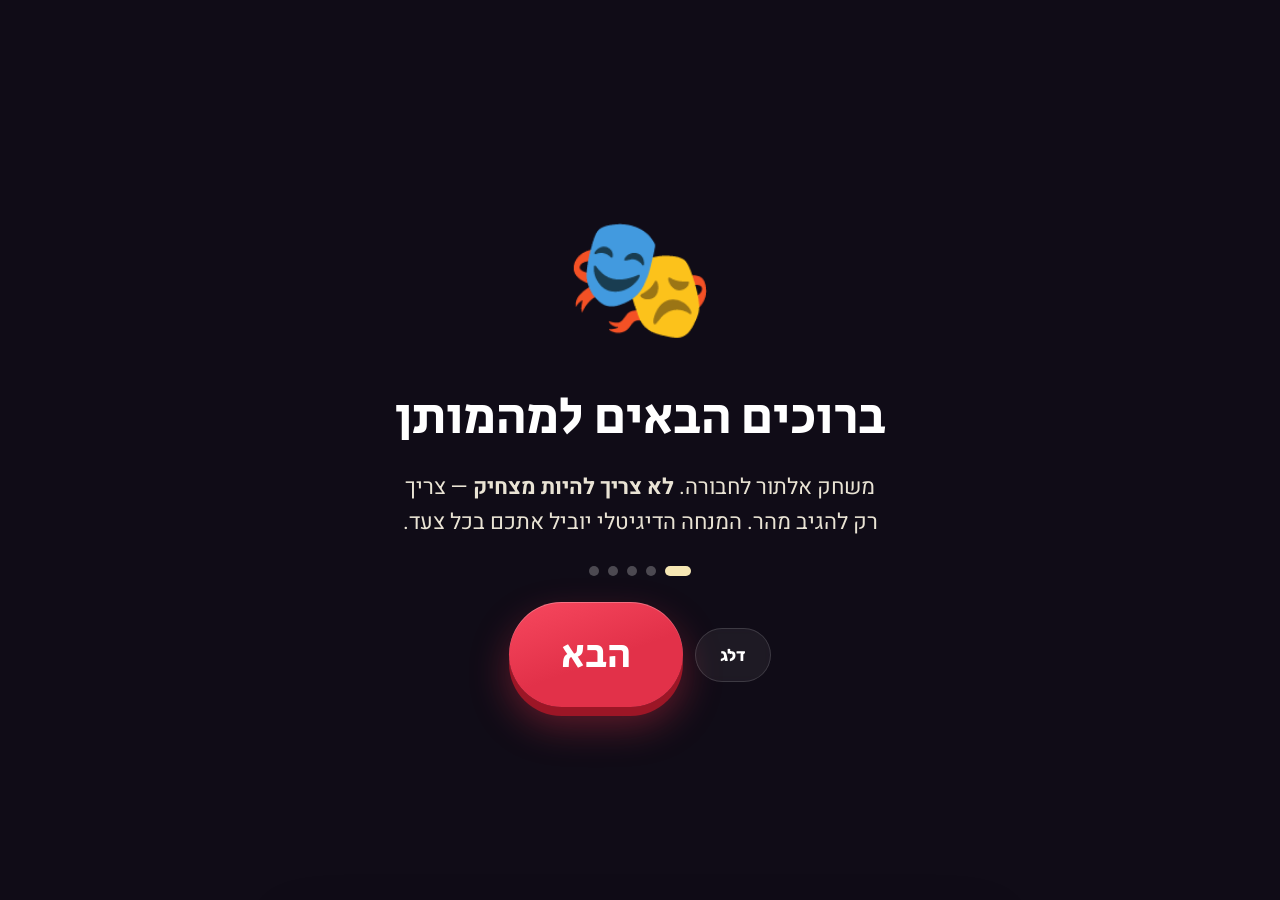
<file: app/index.html>
<!DOCTYPE html>
<html lang="he" dir="rtl">
<head>
<meta charset="UTF-8">
<meta name="viewport" content="width=device-width, initial-scale=1.0, viewport-fit=cover">
<meta name="theme-color" content="#14101d">
<meta name="description" content="מהמותן — המנחה הדיגיטלי למשחק אלתור. הוא מוביל אתכם צעד-צעד, סופר את הזמן וזורק 'החלפה!'. גם אם אתם לא טובים באלתור — תיהנו.">
<meta name="mobile-web-app-capable" content="yes">
<meta name="apple-mobile-web-app-capable" content="yes">
<meta name="apple-mobile-web-app-status-bar-style" content="black-translucent">
<meta name="apple-mobile-web-app-title" content="מהמותן">
<meta property="og:title" content="מהמותן — המנחה הדיגיטלי למשחק אלתור">
<meta property="og:description" content="פותחים מסך, מקלידים שמות, והמנחה הדיגיטלי מוביל את כולם. שני סיבובים בחינם, בעברית, בלי הרשמה.">
<meta property="og:image" content="https://mehamoten.onrender.com/brand/hero.png">
<meta property="og:url" content="https://mehamoten.onrender.com/app/">
<meta property="og:type" content="website">
<link rel="canonical" href="https://mehamoten.onrender.com/app/">
<title>מהמותן — המנחה הדיגיטלי</title>
<link rel="manifest" href="manifest.webmanifest">
<link rel="icon" type="image/svg+xml" href="icons/favicon.svg">
<link rel="apple-touch-icon" sizes="180x180" href="icons/icon-180.png">
<link rel="preconnect" href="https://fonts.googleapis.com">
<link rel="preconnect" href="https://fonts.gstatic.com" crossorigin>
<link href="https://fonts.googleapis.com/css2?family=Secular+One&family=Heebo:wght@400;500;700;800;900&family=Rubik:wght@500;700;900&display=swap" rel="stylesheet">
<link rel="stylesheet" href="css/app.css?v=2.6.7">
<script>
/* ריפוי עצמי: אם גיליון העיצוב לא הוחל (Service Worker ישן או תשובה שמורה פגומה),
   מנקים מטמונים + Service Workers וטוענים מחדש פעם אחת. */
(function(){
  function styled(){ try{ return getComputedStyle(document.body).overflow==="hidden"; }catch(e){ return true; } }
  function heal(){
    if(styled()) return;
    try{ if(sessionStorage.getItem("mm_healed")) return; sessionStorage.setItem("mm_healed","1"); }catch(e){}
    var jobs=[];
    if(window.caches) jobs.push(caches.keys().then(function(k){return Promise.all(k.map(function(n){return caches.delete(n);}));}));
    if(navigator.serviceWorker) jobs.push(navigator.serviceWorker.getRegistrations().then(function(rs){return Promise.all(rs.map(function(r){return r.unregister();}));}));
    Promise.all(jobs).catch(function(){}).then(function(){ location.reload(true); });
  }
  window.addEventListener("load", function(){ setTimeout(heal, 400); });
})();
</script>
</head>
<body>
<div class="stagebg"></div>
<div id="airLamp" class="airlamp" role="status" aria-live="polite" hidden><i aria-hidden="true"></i><span id="airLampTxt"></span></div>
<div class="grain"></div>

<!-- ============ אונבורדינג ============ -->
<div id="onboard" role="dialog" aria-modal="true" aria-label="איך משחקים">
  <div class="ob on" data-i="0">
    <div class="obic">🎭</div>
    <h3>ברוכים הבאים למהמותן</h3>
    <p>משחק אלתור לחבורה. <b>לא צריך להיות מצחיק</b> — צריך רק להגיב מהר. המנחה הדיגיטלי יוביל אתכם בכל צעד.</p>
  </div>
  <div class="ob" data-i="1">
    <div class="obic">🃏</div>
    <h3>שולפים מצב</h3>
    <p>בכל סיבוב המנחה נותן לכם <b>מקום, דמויות ואילוץ</b>, ואומר מי מתחיל. אתם פשוט פותחים סצנה קצרה.</p>
  </div>
  <div class="ob" data-i="2">
    <div class="obic">🔔</div>
    <h3>"החלפה!"</h3>
    <p>באמצע הסצנה המנחה יצעק <b>"החלפה!"</b> — ואז מוחקים את המשפט האחרון ומחליפים במשהו אחר לגמרי. זה כל הקטע. זה תמיד מצחיק.</p>
  </div>
  <div class="ob" data-i="3">
    <div class="obic">💡</div>
    <h3>תקועים? יש עזרה</h3>
    <p>כפתור <b>רמז</b>, כפתור <b>נושא חדש</b> שזורק טוויסט לסצנה, וכפתור <b>תקוע?</b> שנותן לכם משפט פתיחה. אף אחד לא נשאר לבד על הבמה.</p>
  </div>
  <div class="ob" data-i="4">
    <div class="obic">🏢</div>
    <h3>לצוותים: מצב צוות</h3>
    <p>שם הארגון על המסך, חבילת קלפים לפי התעשייה שלכם, <b>תחקיר מונחה</b> בסוף — ו<b>סיכום מפגש</b> שאפשר לשלוח למנהל/ת.</p>
  </div>
  <div class="dots" id="obDots"></div>
  <div class="row">
    <button class="ghost" data-act="obSkip">דלג</button>
    <button class="big" id="obNext" data-act="obNext">הבא</button>
  </div>
</div>


<!-- ============ מדריך למנחה ============ -->
<div id="guide" role="dialog" aria-modal="true" aria-label="מדריך למנחה">
  <div class="gpanel">
    <button class="close" data-act="closeGuide" aria-label="סגור">✕</button>
    <h2>📖 מדריך למנחה</h2>
    <p class="sub">לא צריך ניסיון באלתור. האפליקציה אומרת מה לעשות, ואתם רק מקריאים ולוחצים.</p>

    <h3>מי זה המנחה?</h3>
    <p>מי שמחזיק את הטלפון או עומד ליד המסך ולוחץ על הכפתורים. הוא לא חייב לשחק. בכל סיבוב <b>שני שחקנים</b> עולים ל"במה" (כל מקום פנוי בחדר), וכל השאר הם <b>הקהל</b>.</p>

    <h3>קליל או מלא?</h3>
    <p>יש שני סגנונות (בהגדרת המשחק, "סגנון הסיבובים"). <b>🟢 קליל</b> הוא ברירת המחדל: מי שמשחק בפעם הראשונה, תמיד קליל. בכל סיבוב במה אחת מהיום-יום, המסך אומר <b>מי זה מי</b> ונותן <b>משפט פתיחה לכל אחד</b>. הסיבוב הראשון בלי שום הפרעה. מהסיבוב השני יש דבר אחד באמצע: <b>"החלפה!"</b> (מתחלפים בדמויות וממשיכים) או <b>משימה קטנה</b> לאחד מהשניים. כל סיבוב רביעי הוא משהו אחר ששובר את הקצב. <b>🔵 מלא</b>: הגרסה המתקדמת שמתוארת למטה, עם אילוצים, נושאים חדשים והרבה החלפות.</p>

    <h3>🔥 חימום</h3>
    <p>לפני הסיבוב הראשון כל החדר עושה <b>3 משימות קצרות בבת אחת</b>: אחת בלי מילים, אחת בזוגות עם מי שיושב ליד, ואחת של כל הקבוצה בקול. אף אחד לא עומד לבד מול קהל, והכול אפשר גם בישיבה. אתם מקריאים את המסך ולוחצים <b>"התחילו"</b>. משימה לא מתאימה לחדר? <b>"משימה אחרת"</b>. אפשר תמיד לדלג. באמצע המשחק, במסך שבין הסיבובים, יש כפתור <b>🔥 חימום</b> עם עוד משימות, למשל כשהאנרגיה יורדת. לכבות את החימום בפתיחה: בהגדרת המשחק, "חימום בפתיחה".</p>

    <h3>סיבוב אחד, צעד אחרי צעד</h3>
    <ol class="gsteps">
      <li><b>🎤 מי עולה.</b> המסך מראה שני שמות. הם עולים לבמה. לוחצים <b>"שלוף קלפים"</b>.</li>
      <li><b>🃏 הקלפים.</b> קלף <b>במה</b>: איפה הסצנה קורית ומי הדמויות. קלף <b>אילוץ</b>: איך משחקים את הדמויות האלה (בסגנון מסוים, בדרך דיבור מסוימת, או עם כלל לגוף). מתחת לקלפים יש הסבר ודוגמה. המנחה מקריא בקול. לא מתאים? <b>"שלוף שוב"</b>. ואז <b>"המשך"</b>.</li>
      <li><b>🎬 לפני הסצנה.</b> רואים מי פותח את הסצנה, ויש משפט פתיחה מוכן למי שצריך. עוד לא משחקים! כשהשחקנים עומדים מוכנים, לוחצים <b>"להתחלת הסצנה"</b>.</li>
      <li><b>⏱️ הסצנה.</b> ספירה: 3, 2, 1, אקשן! השחקנים מאלתרים והשעון רץ. במהלך הסצנה:
        <ul>
          <li><b>🔔 החלפה!</b> השחקן שדיבר אחרון מחליף את המשפט האחרון שלו במשהו אחר לגמרי, וממשיכים משם. במצב אוטומטי האפליקציה קוראת "החלפה!" לבד.</li>
          <li><b>🎲 נושא חדש:</b> זורק טוויסט לתוך הסצנה.</li>
          <li><b>💡 רמז / 😅 תקוע?:</b> עזרה כשנתקעים.</li>
          <li><b>❄️ קפאו!</b> השחקנים קופאים במקום. מישהו מהקהל מחליף אחד מהם, ופותח סצנה חדשה מאותה תנוחה בדיוק.</li>
        </ul>
      </li>
      <li><b>👏 סוף הסצנה.</b> מוחאים כפיים! אם הפעלתם ניקוד, נותנים נקודות על <b>שמירה על האילוץ ועל הקשבה לשותף</b>, לא על "מי הכי מצחיק". ואז <b>"סיבוב הבא"</b>.</li>
      <li><b>🏁 סוף המשחק.</b> מכריזים על מנצח. במצב צוות יש גם <b>שיחת סיום של 10 דקות</b>, שלב אחרי שלב: רגע מהמשחק, האם יש לזה קשר לעבודה, ומה לוקחים. האפליקציה אומרת לכם מה להגיד בכל שלב, ובסוף יוצא סיכום קצר למנהל, בלי ניקוד ובלי שמות.</li>
    </ol>

    <h3>טיפים למנחה</h3>
    <ul class="gtips">
      <li><b>אין טעויות באלתור.</b> כל מה שנאמר על הבמה הופך ל"נכון", וממשיכים ממנו.</li>
      <li><b>הכלל החשוב: "כן, ו..."</b> מקבלים את מה שהשותף אמר, ומוסיפים עליו. לא אומרים "לא".</li>
      <li><b>סצנה נתקעה?</b> לא עוצרים. לוחצים "נושא חדש" או "קפאו!".</li>
      <li><b>הסיבוב הראשון</b> הכי מפחיד. כדאי שהמנחה ומישהו אמיץ יעלו ראשונים.</li>
      <li><b>מחיאות כפיים אחרי כל סצנה,</b> גם אם היא לא הצליחה. זה מה שנותן ביטחון לבאים אחריהם.</li>
    </ul>
    <div class="row" style="margin-top:14px"><button class="big sm" data-act="closeGuide">הבנתי, בואו נשחק</button></div>
  </div>
</div>

<div class="app">
  <button class="gear" data-act="openSettings" aria-label="הגדרות">⚙️</button>
  <button class="guidebtn" data-act="openGuide" aria-label="מדריך למנחה">📖</button>
  <button class="homebtn" data-act="confirmHome" aria-label="חזרה למסך הבית">🏠</button>

  <!-- ============ בית ============ -->
  <section class="screen active" id="home" aria-label="מסך הבית">
    <div class="burst" aria-hidden="true"><span>החלפה!</span></div>
    <div class="eyebrow">המנחה הדיגיטלי · משחק אלתור</div>
    <h1 class="display title">מהמותן<span class="dot">.</span></h1>
    <p class="tag">הוא מוביל אתכם צעד-צעד, סופר את הזמן, וזורק "החלפה!". גם אם אתם לא טובים באלתור — תיהנו, וזה יהיה קל.</p>
    <div class="row">
      <button class="big" data-act="goSetup">בואו נשחק</button>
      <button class="ghost" id="resumeBtn" hidden data-act="resumeGame">▶️ המשך משחק</button>
      <button class="ghost" id="newGroupHome" hidden data-act="newGroup">🧹 קבוצה חדשה</button>
    </div>
    <div class="row" style="margin-top:18px">
      <span class="pill">🤖 מנחה אוטומטי</span><span class="pill">🕵️ מצב ניחוש</span><span class="pill">🎧 האוזניה</span>
      <span class="pill">🖥️ מסך גדול</span><span class="pill">✏️ קלפים משלכם</span>
      <span class="pill">🧒 גרסת ילדים</span><span class="pill">👥 2–8 שחקנים</span>
      <a class="pill" href="../" style="color:var(--spot);border-color:rgba(246,231,180,.4)">🏢 מהמותן לצוותים וארגונים ←</a>
    </div>
    <div class="row installbar" id="installBar">
      <button class="ghost goldb" data-act="install">📲 התקינו כאפליקציה</button>
    </div>
    <div class="row" style="margin-top:20px">
      <button class="ghost goldb" data-act="openGuide">📖 מדריך למנחה (2 דקות קריאה)</button>
      <button class="ghost" data-act="howto">איך משחקים?</button>
    </div>
  </section>

  <!-- ============ הגדרת משחק ============ -->
  <section class="screen" id="setup" aria-label="הגדרת משחק">
    <div class="panel">
      <h2>מי משחק?</h2>
      <p class="sub">הזינו שמות, בחרו איך אתם רוצים לשחק, ומתחילים.</p>
      <div class="field">
        <div class="label">השחקנים</div>
        <div class="players" id="players"></div>
        <button class="ghost addp" data-act="addPlayer">+ הוסף שחקן</button>
        <button class="ghost addp" data-act="newGroup">🧹 קבוצה חדשה</button>
      </div>
      <div class="field">
        <div class="label">סגנון הסיבובים</div>
        <div class="seg" id="liteSeg" data-key="lite">
          <button data-v="on">🟢 קליל<small>מומלץ למי שמשחק בפעם הראשונה: במה אחת, מי זה מי, משפט פתיחה, בלי אילוצים</small></button>
          <button data-v="off">🔵 מלא<small>אילוצים, נושאים חדשים, אוזניה, הרבה החלפות</small></button>
        </div>
        <div class="litenote" id="liteNote" hidden>במצב קליל המנחה הדיגיטלי מנהל לבד. הרמה, חבילות האילוצים ומצב הבמאי לא בשימוש.</div>
      </div>
      <div class="field">
        <div class="label">כמה עולים לבמה</div>
        <div class="seg" id="stageSeg" data-key="stage">
          <button data-v="2">👥 2<small>כמו תמיד: שתי דמויות</small></button>
          <button data-v="3">👥 3<small>+ דמות שלישית, מההתחלה</small></button>
          <button data-v="4">👥 4<small>+ עוד דמות שנכנסת בהמשך הסצנה</small></button>
        </div>
        <div class="litenote" id="stageNote" hidden>במצב ילדים עולים 2.</div>
      </div>
      <div class="field">
        <div class="label">חימום בפתיחה</div>
        <div class="seg" id="warmSeg" data-key="warm">
          <button data-v="on">🔥 כן<small>3 משימות קצרות לכל החדר לפני הסיבוב הראשון (כ־3 דקות)</small></button>
          <button data-v="off">⏭️ לא<small>ישר לסיבוב הראשון</small></button>
        </div>
      </div>
      <div class="field">
        <div class="label">מצב מנחה</div>
        <div class="seg" id="modeSeg" data-key="mode">
          <button data-v="auto">🤖 אוטומטי<small>האפליקציה מנחה לבד עם קול</small></button>
          <button data-v="manual">🎬 ידני<small>אחד מכם הבמאי עם כפתורים</small></button>
        </div>
      </div>
      <div class="field">
        <div class="label">סגנון משחק</div>
        <div class="seg" id="scoredSeg" data-key="scored">
          <button data-v="party">🎉 חגיגה<small>בלי ניקוד — רק בשביל הצחוק</small></button>
          <button data-v="scored">🏆 עם ניקוד<small>אסימונים ומנצח</small></button>
        </div>
      </div>
      <div class="field">
        <div class="label">רמה</div>
        <div class="seg" id="levelSeg" data-key="level">
          <button data-v="easy">🌱 מתחילים<small>עוד הכוונה, פחות לחץ, משפטי פתיחה</small></button>
          <button data-v="reg">🔥 רגיל<small>קצב מלא</small></button>
        </div>
      </div>
      <div class="field">
        <div class="label">קהל</div>
        <div class="seg" id="kidsSeg" data-key="kids">
          <button data-v="off">🎉 רגיל<small>14+</small></button>
          <button data-v="on">🧒 ילדים<small>תוכן מותאם, בלי ניקוד, זמן רגוע</small></button>
        </div>
      </div>
      <div class="field">
        <div class="label">מצב צוות / גיבוש (HR)</div>
        <div class="seg" id="teamSeg" data-key="team">
          <button data-v="off">👥 רגיל</button>
          <button data-v="on">🏢 מצב צוות<small>שם ארגון, קלפי תעשייה, תחקיר וסיכום מפגש</small></button>
        </div>
        <div id="teamExtra" hidden>
          <input id="companyInput" class="tinput" type="text" maxlength="40" placeholder="שם הארגון (לא חובה)" style="margin-top:10px" aria-label="שם הארגון" autocomplete="organization">
          <div class="label" style="margin-top:14px">חבילת קלפים לפי תעשייה</div>
          <div class="seg sm" id="industrySeg" data-key="industry">
            <button data-v="">🎲 כללי</button>
          </div>
          <div class="licbox" id="licBox"></div>
          <div id="logoWrap" hidden>
            <div class="label" style="margin-top:14px">לוגו הארגון (מוצג בפתיח ובסיכום)</div>
            <div class="row" style="justify-content:flex-start">
              <img id="logoPreview" alt="לוגו הארגון" hidden style="max-height:56px;max-width:160px;border-radius:8px;background:#fff;padding:4px">
              <button class="ghost" data-act="pickLogo">🖼️ בחירת לוגו</button>
              <button class="ghost" id="logoRemoveBtn" hidden data-act="removeLogo">הסרה</button>
              <input id="logoFile" type="file" accept="image/*" hidden>
            </div>
          </div>
        </div>
      </div>
      <div class="field">
        <div class="label">חבילות אילוצים</div>
        <div class="seg sm" id="packSeg">
          <button data-pack="style">🎭 סגנון</button>
          <button data-pack="lang">💬 שפה</button>
          <button data-pack="body">🤸 גוף</button>
          <button data-pack="guess">🕵️ ניחוש</button>
          <button data-pack="ear">🎧 אוזניה</button>
          <button data-pack="emo">🎚️ רגשות</button>
          <button data-pack="line">📜 משפט מהמסך</button>
          <button data-pack="heads">🧠 שלושה ראשים</button>
          <button data-pack="dub">🎬 כתוביות</button>
          <button data-pack="expert">🎓 מומחה</button>
          <button data-pack="story">📖 סיפור משפט-משפט</button>
        </div>
        <button class="ghost" style="margin-top:10px;width:100%" data-act="openEditor">✏️ עורך הקלפים — הוסיפו קלפים משלכם</button>
      </div>
      <div class="field">
        <div class="label">תצוגה</div>
        <div class="seg sm" id="bigSeg" data-key="big">
          <button data-v="off">📱 רגילה</button>
          <button data-v="on">🖥️ מסך גדול / הופעה<small>טקסט ענק, מותאם לטלוויזיה</small></button>
        </div>
      </div>
      <div class="field">
        <div class="label">אורך סצנה</div>
        <div class="seg sm" id="timeSeg" data-key="sceneLen">
          <button data-v="60">60 שניות</button>
          <button data-v="90">90 שניות</button>
          <button data-v="120">120 שניות</button>
        </div>
      </div>
      <div class="row" style="margin-top:8px">
        <button class="ghost" data-act="goHome">חזרה</button>
        <button class="big" data-act="startGame">להתחיל!</button>
      </div>
    </div>
  </section>

  <!-- ============ חימום קבוצתי (2.6.2) ============ -->
  <section class="screen" id="warmup" aria-label="חימום">
    <div class="panel wu">
      <div class="eyebrow" id="wuStep">חימום</div>
      <p class="wulead" id="wuLead" hidden>לפני שמישהו עולה לבמה: כמה משימות קצרות, כולם ביחד. אף אחד לא צופה באף אחד.</p>
      <h2 class="wuname" id="wuName"></h2>
      <div class="wutags" id="wuTags"></div>
      <p class="wuhow" id="wuHow"></p>
      <div class="wuitem" id="wuItem" aria-live="polite"></div>
      <div class="wustage" id="wuStage" aria-live="polite"></div>
      <div class="wutime" id="wuTime" role="timer" aria-live="off"></div>
      <p class="wuex" id="wuEx" hidden></p>
      <p class="wupair" id="wuPair" hidden></p>
      <p class="wunote" id="wuNote" hidden></p>
      <div class="row wubtns" id="wuBtns"></div>
      <div class="row" style="margin-top:6px"><button class="ghost wuskip" id="wuSkipBtn" data-act="wuSkip">דלגו על החימום</button></div>
    </div>
  </section>

  <!-- ============ בחירת חימום באמצע המשחק ============ -->
  <section class="screen" id="wuPick" aria-label="בחירת חימום">
    <div class="panel wu">
      <div class="eyebrow">חימום באמצע</div>
      <h2>🔥 משימה לכל החדר</h2>
      <p class="sub">כשהאנרגיה יורדת, או סתם בין סיבובים. כולם עושים בבת אחת.</p>
      <div class="row"><button class="big" data-act="wuSurprise">🎲 הפתעה</button></div>
      <div class="label" style="margin-top:16px">מומלצים</div>
      <div class="wulist" id="wuMid"></div>
      <details class="wuall"><summary>כל המשימות</summary><div id="wuAll"></div></details>
      <div class="row" style="margin-top:14px"><button class="ghost" data-act="wuBack">חזרה</button></div>
    </div>
  </section>

  <!-- ============ פתיחה קלילה (מצב צוות, קליל) ============ -->
  <section class="screen" id="liteIntro" aria-label="פתיחה">
    <div class="panel liteintro">
      <div class="eyebrow">לפני שמתחילים</div>
      <h2>ככה זה עובד</h2>
      <div id="liteIntroBody"></div>
      <div class="row" style="margin-top:22px"><button class="big pulsego" data-act="liteGo">יאללה, לסיבוב הראשון</button></div>
    </div>
  </section>

  <!-- ============ פתיח סיבוב ============ -->
  <section class="screen" id="intro" aria-label="פתיח סיבוב">
    <img data-role="orglogo" alt="" hidden style="max-height:64px;max-width:200px;margin-bottom:10px;border-radius:8px;background:#fff;padding:4px">
    <div class="eyebrow" id="introRnum">סיבוב 1</div>
    <div class="who" id="introWho">מתכוננים…</div>
    <div class="roleline">על הבמה: <b id="introPerf">—</b></div>
    <div class="roleline" id="introDirLine">במאי: <b id="introDir">—</b></div>
    <div class="row" style="margin-top:26px"><button class="big" data-act="drawCards">שלוף קלפים</button></div>
  </section>

  <!-- ============ שליפה ============ -->
  <section class="screen" id="draw" aria-label="הקלפים שנשלפו">
    <div class="eyebrow" id="drawRnum" style="margin-bottom:2.2vmin">הבמה והאילוץ שלכם</div>
    <div class="cards2" id="drawCards"></div>
    <div class="drawguide" id="drawGuide" role="note"></div>
    <div class="row" style="margin-top:16px">
      <button class="ghost" data-act="reDraw">🔀 שלוף שוב</button>
      <button class="ghost hintb" id="drawHintBtn" data-act="openerHint">💡 רמז לפתיחה</button>
      <button class="big" data-act="goCast">המשך ←</button>
    </div>
  </section>

  <!-- ============ מסגור ============ -->
  <section class="screen" id="cast" aria-label="מסגור הסצנה">
    <div class="eyebrow">לפני הסצנה · עוד לא מתחילים</div>
    <div class="framecard">
      <div class="place" id="castPlace">—</div>
      <div class="rel" id="castRel">—</div>
      <div class="starts">מתחיל/ה: <b id="castStarter">—</b></div>
      <div class="seedline" id="castSeed" hidden>
        <span class="lbl">משפט פתיחה מוכן (לא חובה):</span>
        <span id="castSeedTxt">—</span>
      </div>
    </div>
    <div class="castwho" id="castWho" hidden></div>
    <div class="roleline" id="castCon">האילוץ: —</div>
    <div class="castnote" id="castNote" role="note" hidden></div>
    <div class="readybar" role="note">⏸️ הסצנה <b>עוד לא התחילה.</b> קראו את הפרטים, עלו לבמה, ו<b>כשכולם מוכנים לחצו על הכפתור.</b> הסצנה מתחילה אחרי הספירה.</div>
    <div class="prepnudge" hidden>👇 כולם על הבמה? לחצו כאן כדי להתחיל</div>
    <div class="row" style="margin-top:14px">
      <button class="ghost" data-act="backToDraw">חזרה</button>
      <button class="big pulsego" data-act="beginCountdown">▶️ מוכנים! 3, 2, 1, אקשן</button>
    </div>
  </section>

  <!-- ============ ניחוש: פתיח ============ -->
  <!-- 2.6.3: מצב קליל, מסך סצנה אחד (קלף + שני שחקנים + התחלה) -->
  <section class="screen" id="liteScene" aria-label="הסצנה שלכם">
    <div class="eyebrow" id="lsRnum">הבמה שלכם</div>
    <div class="lscard" id="lsCard"></div>
    <div class="lswho" id="lsWho"></div>
    <div class="lsnote" id="lsNote" role="note"></div>
    <div class="prepline">עלו לבמה וקראו את המשפט שלכם. משחקים רק אחרי הספירה.</div>
    <div class="prepnudge" hidden>👇 כולם על הבמה? לחצו כאן כדי להתחיל</div>
    <div class="row lsbtns">
      <button class="big pulsego" data-act="beginCountdown">▶️ מוכנים! 3, 2, 1, אקשן</button>
      <button class="ghost" data-act="reDraw">🔀 שלוף שוב</button>
      <button class="ghost" data-act="liteSceneBack">חזרה</button>
    </div>
  </section>
  <section class="screen" id="guessIntro" aria-label="סיבוב ניחוש">
    <div class="eyebrow" id="guessRnum">סיבוב ניחוש</div>
    <div class="who" id="guessTitle">—</div>
    <div class="gstep g1"><span class="gnum">1</span><div><b id="guessGuesser">—</b>: תסתכלו הצידה או צאו לרגע 🙈<br><small>בלי להציץ במסך</small></div></div>
    <div class="gstep g2"><span class="gnum">2</span><div><b>כל השאר:</b> לחצו והחזיקו את האצבע על הקלף כדי לראות את הסוד</div></div>
    <div class="garrow" aria-hidden="true">⬇️</div>
    <div class="secretwrap">
      <div class="secretcard blurred" id="secretCard" role="button" tabindex="0" aria-label="לחצו והחזיקו כדי לחשוף את הסוד">
        <div class="sk" id="secretKind">🕵️ הסוד</div>
        <div class="sv" id="secretVal">—</div>
        <div class="sd" id="secretDesc">—</div>
        <div class="eye" aria-hidden="true">🙈</div>
        <div class="presshere" aria-hidden="true">👆 לחצו והחזיקו כאן</div>
      </div>
      <div class="holdhint">עוזבים את האצבע והסוד מסתתר שוב</div>
    </div>
    <div class="gstep g3"><span class="gnum">3</span><div>כולם ראו? <b id="guessGuesser2">—</b> חוזר/ת, ולוחצים על הכפתור האדום</div></div>
    <div class="prepnudge" hidden>👇 כולם על הבמה? לחצו כאן כדי להתחיל</div>
    <div class="row" style="margin-top:14px">
      <button class="ghost" data-act="reDraw">🔀 קלף אחר</button>
      <button class="big" data-act="beginCountdown">המנחש חוזר — אקשן!</button>
    </div>
  </section>

  <!-- ============ ניחוש: תוצאה ============ -->
  <section class="screen" id="guessScore" aria-label="תוצאת ניחוש">
    <div class="applause" id="guessEmoji">🎯</div>
    <div class="who" id="guessResult">—</div>
    <div class="muted" id="guessResultSub"></div>
    <div class="panel" id="hinterPanel" style="margin-top:20px" hidden>
      <h2 style="font-size:clamp(20px,3vmin,30px)">מי היה הרומז הכי חד?</h2>
      <p class="sub">רמז מבריק בלי "להלשין" = אסימון (אפשר לדלג).</p>
      <div class="honor" id="hinterGrid"></div>
    </div>
    <div class="row" style="margin-top:24px">
      <button class="big" data-act="applyGuessScore">המשך</button>
    </div>
  </section>

  <!-- ============ האוזניה: פתיח ============ -->
  <section class="screen" id="earIntro" aria-label="סיבוב האוזניה">
    <div class="eyebrow" id="earRnum">סיבוב האוזניה</div>
    <div class="who">🎧 האוזניה</div>
    <div class="roleline">🙉 <b id="earListenerName">—</b>: להסתובב עם הגב למסך</div>
    <div class="roleline">🎧 <b id="earAgentName">—</b>: הסוכן/ת, מול המסך יחד עם הקהל</div>
    <div class="earhow">
      <p>כל <b id="earEvery">30</b> שניות תופיע על המסך משימה סודית, עם צפצוף.</p>
      <p>הסוכן/ת משלב/ת אותה בשיחה, בלי שיעלו עליו/ה.</p>
      <p>בסוף, מי שעם הגב מסתובב/ת ומנחש/ת מה היו המשימות.</p>
    </div>
    <div class="earset" id="earSetCard"></div>
    <div class="prepnudge" hidden>👇 כולם על הבמה? לחצו כאן כדי להתחיל</div>
    <div class="row" style="margin-top:14px">
      <button class="ghost" data-act="earRedrawSet">🔀 סצנה אחרת</button>
      <button class="big" data-act="beginCountdown">הגב למסך? אקשן!</button>
    </div>
  </section>

  <!-- ============ האוזניה: חשיפה ============ -->
  <section class="screen" id="earReveal" aria-label="חשיפת המשימות">
    <div class="applause">🎧</div>
    <div class="who" id="earRevealTitle">להסתובב!</div>
    <div class="muted" id="earRevealSub"></div>
    <div class="earlist" id="earList"></div>
    <div class="muted" id="earTapHint" hidden style="margin-top:8px">סמנו כל משימה שנוחשה נכון 🎯</div>
    <div class="row" style="margin-top:16px">
      <button class="ghost" id="earRevealBtn" data-act="earReveal">👀 חשיפת המשימות</button>
      <button class="big" id="earContinueBtn" data-act="applyEarScore" hidden>המשך</button>
    </div>
  </section>

  <!-- ============ משחקוני מסך: פתיח ============ -->
  <section class="screen" id="miniIntro" aria-label="משחקון">
    <div class="eyebrow" id="miniRnum">סיבוב</div>
    <div class="who" id="miniTitle">—</div>
    <div class="roleline" id="miniRoles"></div>
    <div class="earhow" id="miniHow"></div>
    <div class="earset" id="miniTopic"></div>
    <div class="prepnudge" hidden>👇 כולם על הבמה? לחצו כאן כדי להתחיל</div>
    <div class="row" style="margin-top:14px">
      <button class="ghost" data-act="miniRedraw">🔀 אחר</button>
      <button class="big" data-act="beginCountdown">אקשן!</button>
    </div>
  </section>

  <!-- ============ מומחה: חשיפה ============ -->
  <section class="screen" id="miniReveal" aria-label="חשיפת המומחה">
    <div class="applause">🎓</div>
    <div class="who" id="miniRevealTitle">מי היית?</div>
    <div class="earset"><div class="scard set minitopic blurred" id="miniRevealCard"><div class="k">🎓 היית…</div><div class="v" id="miniRevealVal">—</div></div></div>
    <div class="row" style="margin-top:16px"><button class="big" id="miniRevealBtn" data-act="miniRevealExpert">👀 חשיפה</button></div>
    <div class="guessverdict" id="miniVerdict" hidden style="margin:16px auto 0">
      <button class="yes" data-act="miniExpertWin">🎯 ניחש/ה!</button>
      <button class="no" data-act="miniExpertLose">😅 לא ממש</button>
    </div>
  </section>

  <!-- ============ סצנה ============ -->
  <section class="screen" id="play" aria-label="הסצנה רצה">
    <div class="timebar"><div class="fill" id="timefill"></div></div>
    <div class="playtop"><div class="smallcards" id="playCards"></div></div>
    <div class="guide" id="playGuide" tabindex="-1"></div>
    <div class="ringtimer" id="ringtimer" style="--p:1"><div class="clock" id="clock" role="timer" aria-live="off">90</div></div>
    <div class="pausedbanner" id="pausedBanner">⏸️ מושהה</div>
    <div class="perform">על הבמה: <b id="playPerf">—</b></div>
    <div class="ringcount" id="ringcount"></div>
    <div class="playctrl">
      <div id="manualCtrl" hidden>
        <div class="row"><button class="swapbtn" data-act="manualSwap">🔔 החלפה!</button></div>
        <div class="row" style="margin-top:12px">
          <button class="ghost topicb" data-act="throwTopic">🎲 נושא חדש</button>
          <button class="ghost stuckb" data-act="stuck">😅 תקוע?</button>
          <button class="ghost hintb" data-act="sceneHint">💡 רמז</button>
          <button class="ghost" data-act="freeze">❄️ קפאו!</button>
          <button class="ghost" data-act="togglePause" data-role="pause">⏸️ השהה</button>
          <button class="ghost" data-act="endScene">⏹️ סיים</button>
        </div>
      </div>
      <div id="autoCtrl" hidden>
        <div class="autohint">🤖 המנחה מנהל את הסצנה… הקשיבו ל"החלפה!"</div>
        <div class="row" style="margin-top:10px">
          <button class="ghost topicb" data-act="throwTopic">🎲 נושא חדש</button>
          <button class="ghost stuckb" data-act="stuck">😅 תקוע?</button>
          <button class="ghost hintb" data-act="sceneHint">💡 רמז</button>
          <button class="ghost" data-act="togglePause" data-role="pause">⏸️ השהה</button>
          <button class="ghost" data-act="endScene">⏹️ סיים מוקדם</button>
        </div>
      </div>
      <div id="guessCtrl" hidden>
        <div class="guessverdict" style="margin:0 auto">
          <button class="yes" data-act="guessSuccess">🎯 ניחש/ה נכון!</button>
          <button class="no" data-act="endScene">⏱️ ויתור / נגמר הזמן</button>
        </div>
        <div class="row" style="margin-top:10px"><button class="ghost" data-act="togglePause" data-role="pause">⏸️ השהה</button></div>
      </div>
      <div id="earCtrl" hidden>
        <div class="row">
          <button class="ghost" data-act="earNext">⏭️ משימה הבאה</button>
          <button class="ghost" data-act="togglePause" data-role="pause">⏸️ השהה</button>
          <button class="ghost" data-act="endScene">⏹️ סיים</button>
        </div>
      </div>
      <div id="miniCtrl" hidden>
        <div class="row">
          <button class="ghost" id="miniNextBtn" data-act="miniNext">⏭️ הבא עכשיו</button>
          <button class="ghost" data-act="togglePause" data-role="pause">⏸️ השהה</button>
          <button class="ghost" data-act="endScene">⏹️ סיים</button>
        </div>
      </div>
      <div class="keyhint" id="keyHint">מקלדת: רווח = החלפה · T = נושא · H = רמז · P = השהיה · E = סיום</div>
      <div class="badge" id="playBadge">מופעל על ידי מהמותן · mehamoten.onrender.com</div>
    </div>
  </section>

  <!-- ============ ניקוד ============ -->
  <section class="screen" id="score" aria-label="ניקוד">
    <div class="panel">
      <h2>ניקוד</h2>
      <p class="sub" id="scoreSub">מתגמלים תגובה לאילוץ — לא "מי הכי מצחיק".</p>
      <div id="scoreBody"></div>
      <div class="row" style="margin-top:8px"><button class="big" data-act="applyScore">המשך</button></div>
    </div>
  </section>

  <!-- ============ סוף סיבוב (חגיגה) ============ -->
  <section class="screen" id="roundend" aria-label="סוף סיבוב">
    <div class="applause">👏</div>
    <div class="rebig">כל הכבוד!</div>
    <div class="muted" id="roundendSub"></div>
    <div class="row" style="margin-top:26px">
      <button class="ghost" data-act="endGameNow">סיים משחק</button>
      <button class="ghost" data-act="wuMenu">🔥 חימום</button>
      <button class="big" data-act="nextRound">סיבוב הבא</button>
    </div>
  </section>

  <!-- ============ לוח תוצאות ============ -->
  <section class="screen" id="scoreboard" aria-label="לוח תוצאות">
    <h2 class="display" style="font-size:clamp(30px,6vmin,52px);margin:0 0 6px">לוח תוצאות</h2>
    <p class="muted" id="boardSub" style="margin:0 0 20px"></p>
    <div class="board" id="board"></div>
    <div class="row" style="margin-top:24px">
      <button class="ghost" data-act="endGameNow">סיים משחק</button>
      <button class="ghost" data-act="wuMenu">🔥 חימום</button>
      <button class="big" id="declareWinBtn" hidden data-act="declareWinner">🏆 הכרז מנצח</button>
      <button class="big" data-act="nextRound">סיבוב הבא</button>
    </div>
  </section>

  <!-- ============ מנצח ============ -->
  <section class="screen" id="winner" aria-label="המנצח">
    <div class="crown">👑</div><div class="eyebrow">המנצח/ת</div>
    <div class="wname" id="winName">—</div><div class="muted" id="winSub"></div>
      <div class="mgrcta" data-role="mgrcta">
        <b>מנהל/ת צוות?</b> ככה זה יכול להיראות גם בצוות שלכם: קלפים לפי התעשייה, תחקיר מונחה וסיכום למנהל. ערב צוות מ-690 ₪.
        <div class="row" style="margin-top:10px"><a class="ghost goldb" data-role="mgrwa" href="#" target="_blank" rel="noopener">💬 פרטים בוואטסאפ</a><button class="ghost" data-act="enterCode">🔑 יש לי קוד</button></div>
      </div>
    <div class="row" style="margin-top:28px">
      <button class="ghost" data-act="showBoardOnly">לוח מלא</button>
      <button class="ghost goldb" data-act="showSummary">📋 סיכום המפגש</button>
      <button class="big" data-act="newGame">משחק חדש</button>
    </div>
  </section>

  <!-- ============ תחקיר (מצב צוות) ============ -->
  <section class="screen" id="debrief" aria-label="שיחת סיום">
    <div class="panel dbpanel" style="text-align:right">
      <div id="dbBody"></div>
      <div class="row" id="dbNav" style="margin-top:12px"></div>
    </div>
  </section>

  <!-- ============ סיום חגיגה ============ -->
  <section class="screen" id="partyend" aria-label="סיום המשחק">
    <div class="crown">🎉</div>
    <div class="wname">תודה ששיחקתם!</div>
    <div class="muted" id="partyendSub"></div>
      <div class="mgrcta" data-role="mgrcta">
        <b>מנהל/ת צוות?</b> ככה זה יכול להיראות גם בצוות שלכם: קלפים לפי התעשייה, תחקיר מונחה וסיכום למנהל. ערב צוות מ-690 ₪.
        <div class="row" style="margin-top:10px"><a class="ghost goldb" data-role="mgrwa" href="#" target="_blank" rel="noopener">💬 פרטים בוואטסאפ</a><button class="ghost" data-act="enterCode">🔑 יש לי קוד</button></div>
      </div>
    <div class="row" style="margin-top:28px">
      <button class="ghost goldb" data-act="showSummary">📋 סיכום המפגש</button>
      <button class="big" data-act="newGame">משחק חדש</button>
    </div>
  </section>

  <!-- ============ הצעה (2.6.3: אחרי שני סיבובי ניסיון, בכל מצב) ============ -->
  <section class="screen" id="offer" aria-label="להמשך המשחק">
    <div class="panel offerpanel">
      <div class="eyebrow">שני סיבובי הניסיון הסתיימו</div>
      <h2>אהבתם? אפשר להמשיך כבר עכשיו.</h2>
      <div class="offergrid">
        <div class="offer">
          <div class="ot">ערב צוות</div><div class="op">690 ₪</div>
          <div class="od">קונים לערב אחד ומשחקים מתי שנוח.</div>
          <div class="ohl">המשחק פתוח לכם 30 יום מיום הקנייה, כמה פעמים שרוצים.</div>
          <a class="big sm buy" data-buy="event" href="#" target="_blank" rel="noopener">לקנות</a>
        </div>
        <div class="offer">
          <div class="ot">שנה פתוחה</div><div class="op">4,100 ₪</div>
          <div class="od">המשחק פתוח לכם שנה שלמה, כמה פעמים שרוצים, עם הלוגו שלכם על המסך.</div>
          <a class="big sm buy" data-buy="year" href="#" target="_blank" rel="noopener">לקנות</a>
        </div>
        <div class="offer">
          <div class="ot">שנה + ערב עם לירן</div><div class="op">5,900 ₪</div>
          <div class="od">אני מגיע ומנחה לכם ערב של שעה, והמשחק נשאר פתוח לכם שנה שלמה.</div>
          <a class="big sm buy" data-buy="yearPlus" href="#" target="_blank" rel="noopener">לקנות</a>
        </div>
      </div>
      <div class="ovat">המחירים כוללים מע"מ.</div>
      <button class="linkbtn" data-act="enterCode">כבר קניתם? יש לי קוד</button>
      <button class="linkbtn backlink" data-act="offerBack">חזרה</button>
    </div>
  </section>

  <!-- ============ סיכום מפגש ============ -->
  <section class="screen" id="summary" aria-label="סיכום המפגש">
    <div class="panel" style="text-align:right">
      <h2 style="text-align:center">📋 סיכום המפגש</h2>
      <p class="sub" style="text-align:center" id="summarySub"></p>
      <div class="stats" id="summaryStats"></div>
      <div id="summaryBody"></div>
      <div class="mgrcta" data-role="mgrcta">
        <b>מנהל/ת צוות?</b> ככה זה יכול להיראות גם בצוות שלכם: קלפים לפי התעשייה, תחקיר מונחה וסיכום למנהל. ערב צוות מ-690 ₪.
        <div class="row" style="margin-top:10px"><a class="ghost goldb" data-role="mgrwa" href="#" target="_blank" rel="noopener">💬 פרטים בוואטסאפ</a><button class="ghost" data-act="enterCode">🔑 יש לי קוד</button></div>
      </div>
      <div class="row" style="margin-top:14px">
        <button class="ghost" data-act="copySummary">📄 העתק טקסט</button>
        <button class="ghost" id="mementoBtn" hidden data-act="shareMemento">🎬 מזכרת מהמשחק</button>
        <button class="ghost goldb" data-act="shareImage">🖼️ שתפו כתמונה</button>
        <button class="ghost goldb" data-act="shareSummary">📤 שתפו טקסט</button>
        <button class="big sm" data-act="newGame">משחק חדש</button>
      </div>
    </div>
  </section>
</div>

<!-- ============ שכבות-על ============ -->
<div class="flashbg" id="flashbg"></div>
<div id="flash" aria-hidden="true">
  <div class="star"><svg viewBox="0 0 200 200"><polygon points="100,2 118,42 158,22 148,66 196,64 160,96 198,122 152,126 168,170 126,150 118,198 100,160 82,198 74,150 32,170 48,126 2,122 40,96 4,64 52,66 42,22 82,42"
    fill="#e23149" stroke="#ff5066" stroke-width="3"/></svg></div>
  <div class="fx" id="flashTxt">החלפה!</div>
</div>
<div id="count" aria-hidden="true"><div class="n" id="countN">3</div></div>
<div class="toast" id="hint" role="status" aria-live="polite" data-act="hideHint" tabindex="0"><span class="hi">💡</span><p><span class="hx" id="hintKind">רמז</span><span id="hintTxt"></span></p></div>
<div class="toast" id="topic" role="status" aria-live="polite" data-act="hideTopic" tabindex="0"><span class="hi">🎲</span><p><span class="hx">נושא חדש!</span><span id="topicTxt"></span></p></div>
<div class="toast" id="update" role="status" data-act="reloadApp" tabindex="0"><span class="hi">✨</span><p><span class="hx">גרסה חדשה</span>יש עדכון למהמותן — לחצו כאן לרענון</p></div>
<div class="confetti" id="confetti" aria-hidden="true"></div>

<!-- ============ עורך קלפים ============ -->
<div id="editor" class="modal" role="dialog" aria-modal="true" aria-label="עורך הקלפים">
  <div class="panel">
    <button class="close" data-act="closeEditor" aria-label="סגור">✕</button>
    <h2>✏️ עורך הקלפים</h2>
    <p class="sub">הוסיפו קלפים משלכם — בדיחות פנימיות, מקומות מהמשרד, אילוצים מטורפים. נשמר במכשיר.</p>
    <div class="field">
      <div class="label">קטגוריה</div>
      <div class="catchips" id="edCat">
        <button data-c="set" style="--cc:var(--set)" class="on"><i></i>📍 במה</button>
        <button data-c="style" style="--cc:var(--style)"><i></i>🎭 סגנון</button>
        <button data-c="lang" style="--cc:var(--lang)"><i></i>💬 שפה</button>
        <button data-c="body" style="--cc:var(--body)"><i></i>🤸 גוף</button>
      </div>
    </div>
    <div class="edrow">
      <input id="edTitle" type="text" maxlength="40" placeholder="כותרת הקלף (למשל: המטבחון במשרד)" aria-label="כותרת הקלף">
      <input id="edDesc" type="text" maxlength="90" placeholder="תיאור קצר (למשל: שניים רבים על החלב האחרון)" aria-label="תיאור הקלף">
    </div>
    <div class="row" style="margin-top:14px"><button class="big sm" data-act="addCustomCard">+ הוסף קלף</button></div>
    <div class="label" style="margin-top:18px">הקלפים שלכם (<span id="edCount">0</span>)</div>
    <div class="customlist" id="customList"></div>
    <div class="row" style="margin-top:16px">
      <button class="ghost" data-act="exportCustom">📤 ייצוא (העתקה)</button>
      <button class="ghost" data-act="importCustom">📥 ייבוא</button>
    </div>
    <p class="sub" style="margin:10px 0 0;font-size:12.5px;text-align:center">ייצוא מעתיק את החבילה כטקסט — שלחו בוואטסאפ לחברים, והם יעשו "ייבוא".</p>
  </div>
</div>

<!-- ============ הגדרות ============ -->
<div id="settings" class="modal" role="dialog" aria-modal="true" aria-label="הגדרות">
  <div class="panel">
    <button class="close" data-act="closeSettings" aria-label="סגור">✕</button>
    <h2>הגדרות</h2>
    <p class="sub">הקול, הסאונד, הרמזים והנגישות.</p>
    <div class="field">
      <div class="label">פרסונת המנחה</div>
      <div class="seg sm" id="personaSeg" data-skey="persona">
        <button data-v="compere">📣 הקומפר<small>אנרגטי, מרים</small></button>
        <button data-v="cynic">🎩 הציני<small>יבש, שולט</small></button>
        <button data-v="manic">🤪 המשוגע<small>מהיר, פרוע</small></button>
      </div>
    </div>
    <div class="field">
      <div class="label">קול המנחה</div>
      <div class="seg sm" id="ttsSeg" data-skey="tts"><button data-v="on">🔊 דיבור פעיל</button><button data-v="off">🔇 כבוי</button></div>
      <div class="seg sm" id="voiceSeg" data-skey="voice" style="margin-top:8px"><button data-v="rec">🎙️ קול מוקלט<small>מנחה אמיתי, עובד אופליין</small></button><button data-v="tts">🤖 קול הדפדפן<small>קורא כל משפט, איכות נמוכה</small></button></div>
      <div id="ttsVoiceWrap" hidden>
      <div class="label" style="margin-top:12px">קול עברי במכשיר</div>
      <select id="voiceSel" aria-label="בחירת קול"></select>
      <p class="sub" style="margin:8px 0 0;font-size:12.5px">משתמש בקול המובנה של הדפדפן. אם אין קול עברי, התקינו אחד בהגדרות המכשיר.</p>
      </div>
    </div>
    <div class="field"><div class="label">רמזים ועזרה</div>
      <div class="seg sm" id="hintsSeg" data-skey="hints"><button data-v="on">💡 מופעלים</button><button data-v="off">🚫 כבויים</button></div></div>
    <div class="field"><div class="label">אפקטים קוליים</div>
      <div class="seg sm" id="sfxSeg" data-skey="sfx"><button data-v="on">🔔 פעילים</button><button data-v="off">🔕 כבויים</button></div></div>
    <div class="field"><div class="label">הנפשות (נגישות)</div>
      <div class="seg sm" id="motionSeg" data-skey="motion"><button data-v="on">✨ מלאות</button><button data-v="off">🧘 מופחתות</button></div></div>
    <div class="field"><div class="label">קוד ארגוני (מצב צוות)</div>
      <div class="licbox" id="licBox2"></div>
      <div class="row" style="justify-content:flex-start;margin-top:8px"><button class="ghost goldb" data-act="enterCode">🔑 הזנת קוד</button><button class="ghost" id="licRemoveBtn" hidden data-act="removeCode">הסרת קוד</button></div></div>
    <div class="field"><div class="label">סטטיסטיקה (נשמרת במכשיר בלבד)</div>
      <div class="localstats" id="localStats"></div></div>
    <div class="row"><button class="ghost" data-act="testVoice">🎤 בדוק קול</button><button class="ghost" data-act="resetAll">🧹 איפוס נתונים</button><button class="big sm" data-act="closeSettings">סגור</button></div>
    <p class="sub" style="margin:14px 0 0;text-align:center;font-size:12px">מהמותן גרסה <span id="verLabel">2.6.7</span> · <a href="privacy.html" style="color:#9fe3ff">פרטיות</a></p>
  </div>
</div>

<script src="js/data.js?v=2.6.7"></script>
<script src="js/app.js?v=2.6.7"></script>
<script src="js/voice_map.js?v=2.6.7"></script>
<script src="js/voice.js?v=2.6.7"></script>
</body>
</html>
</file>
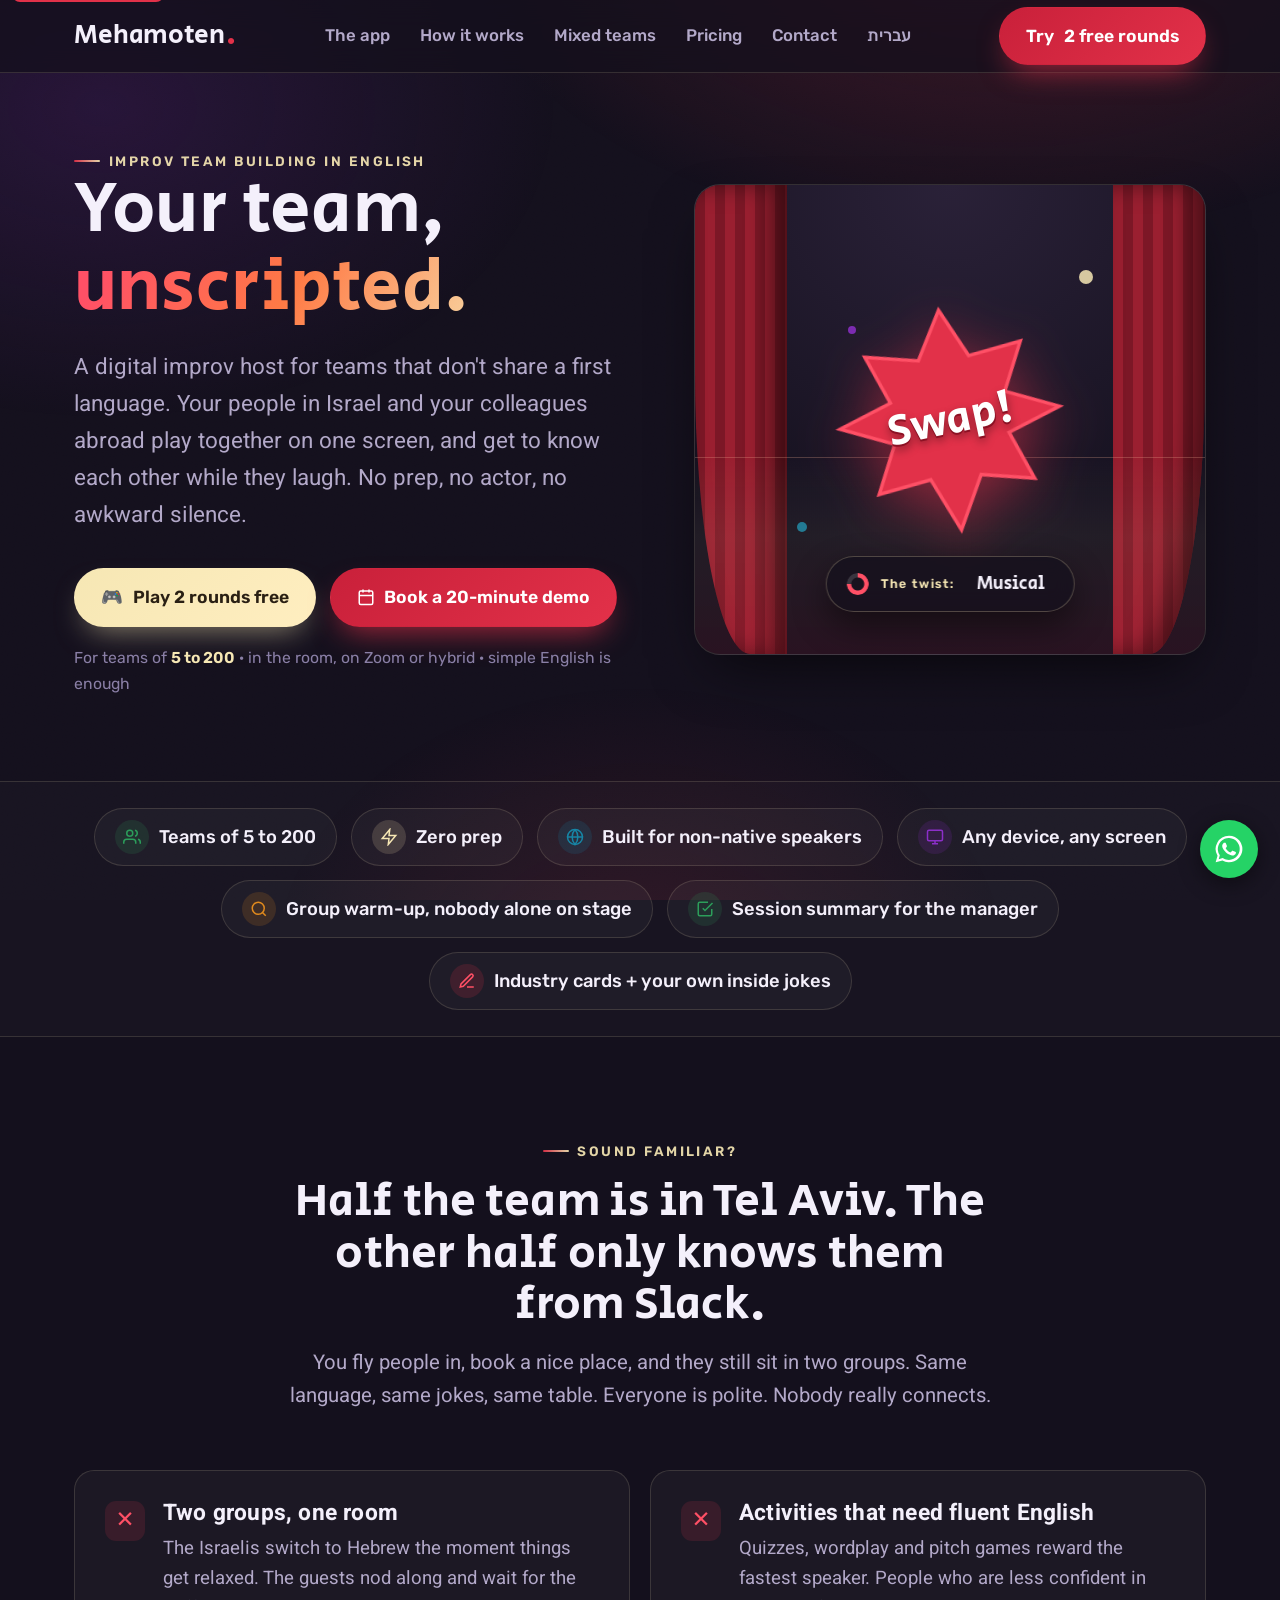
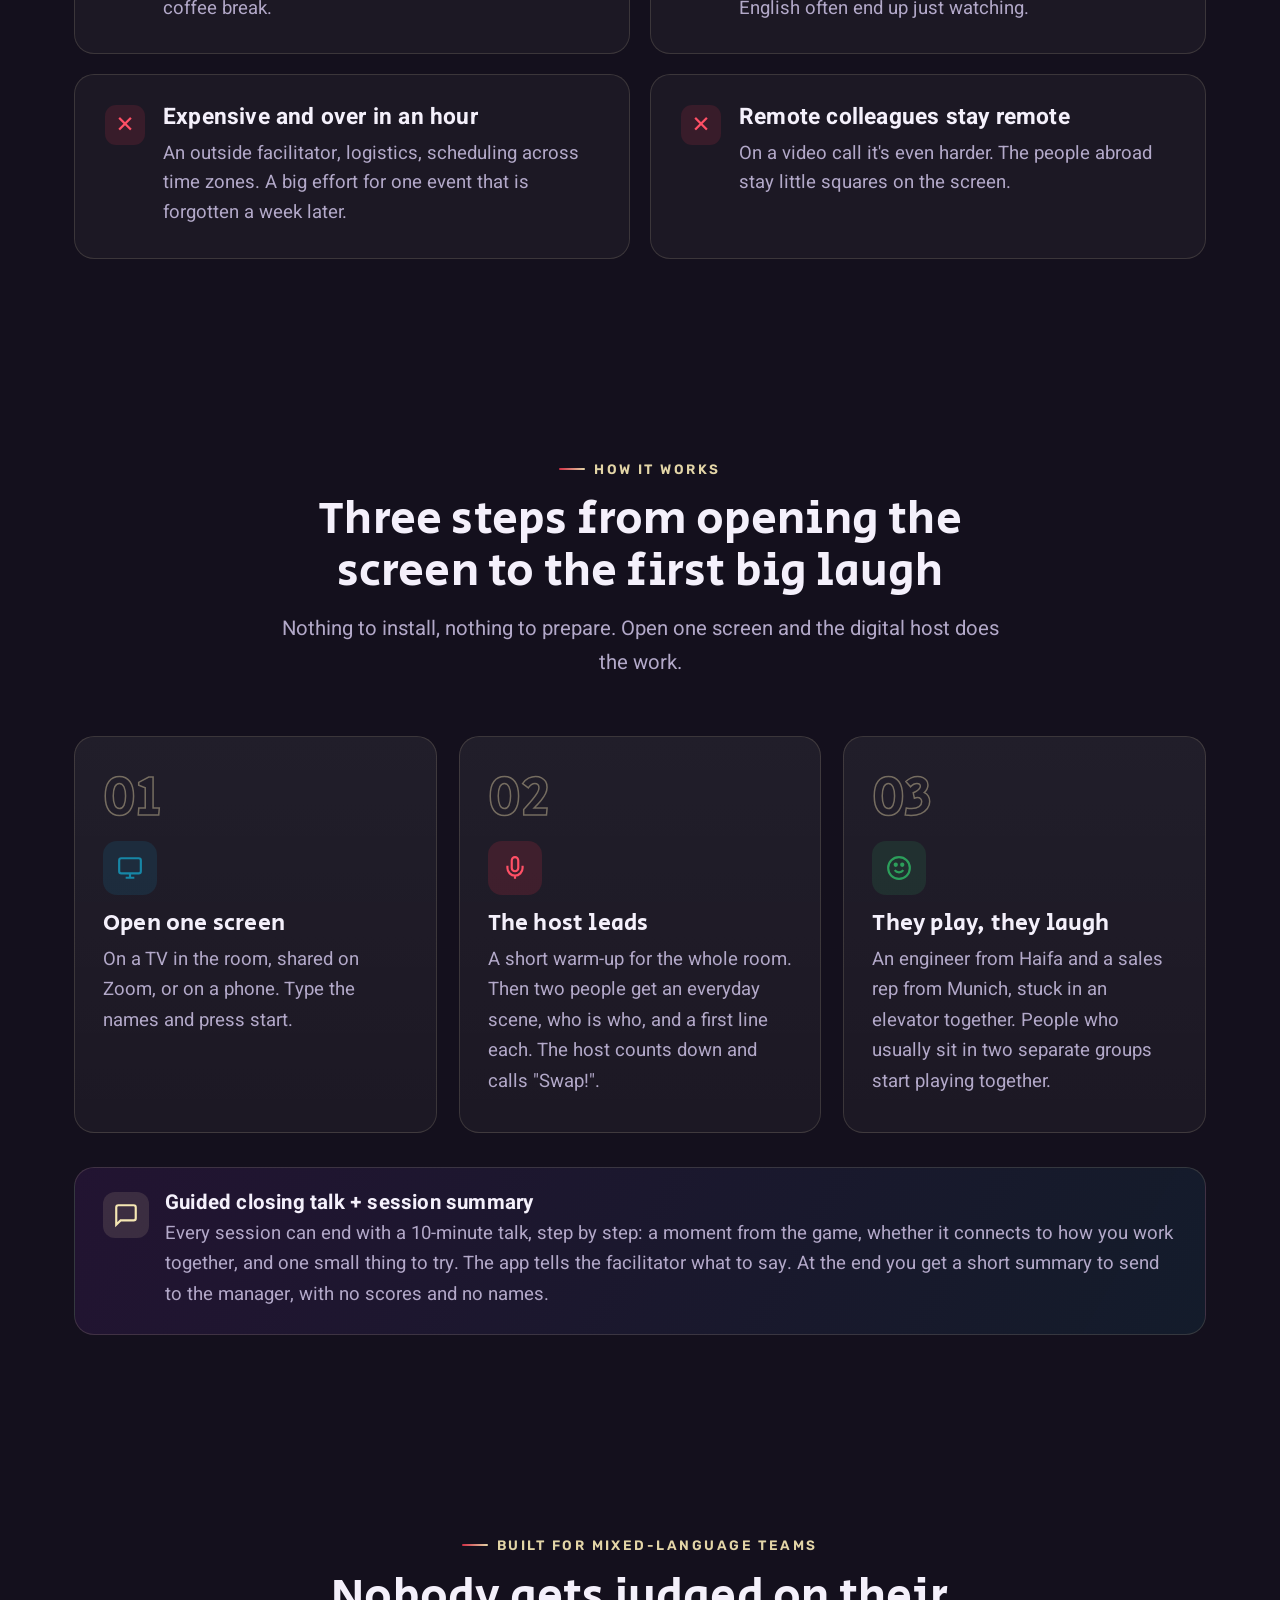
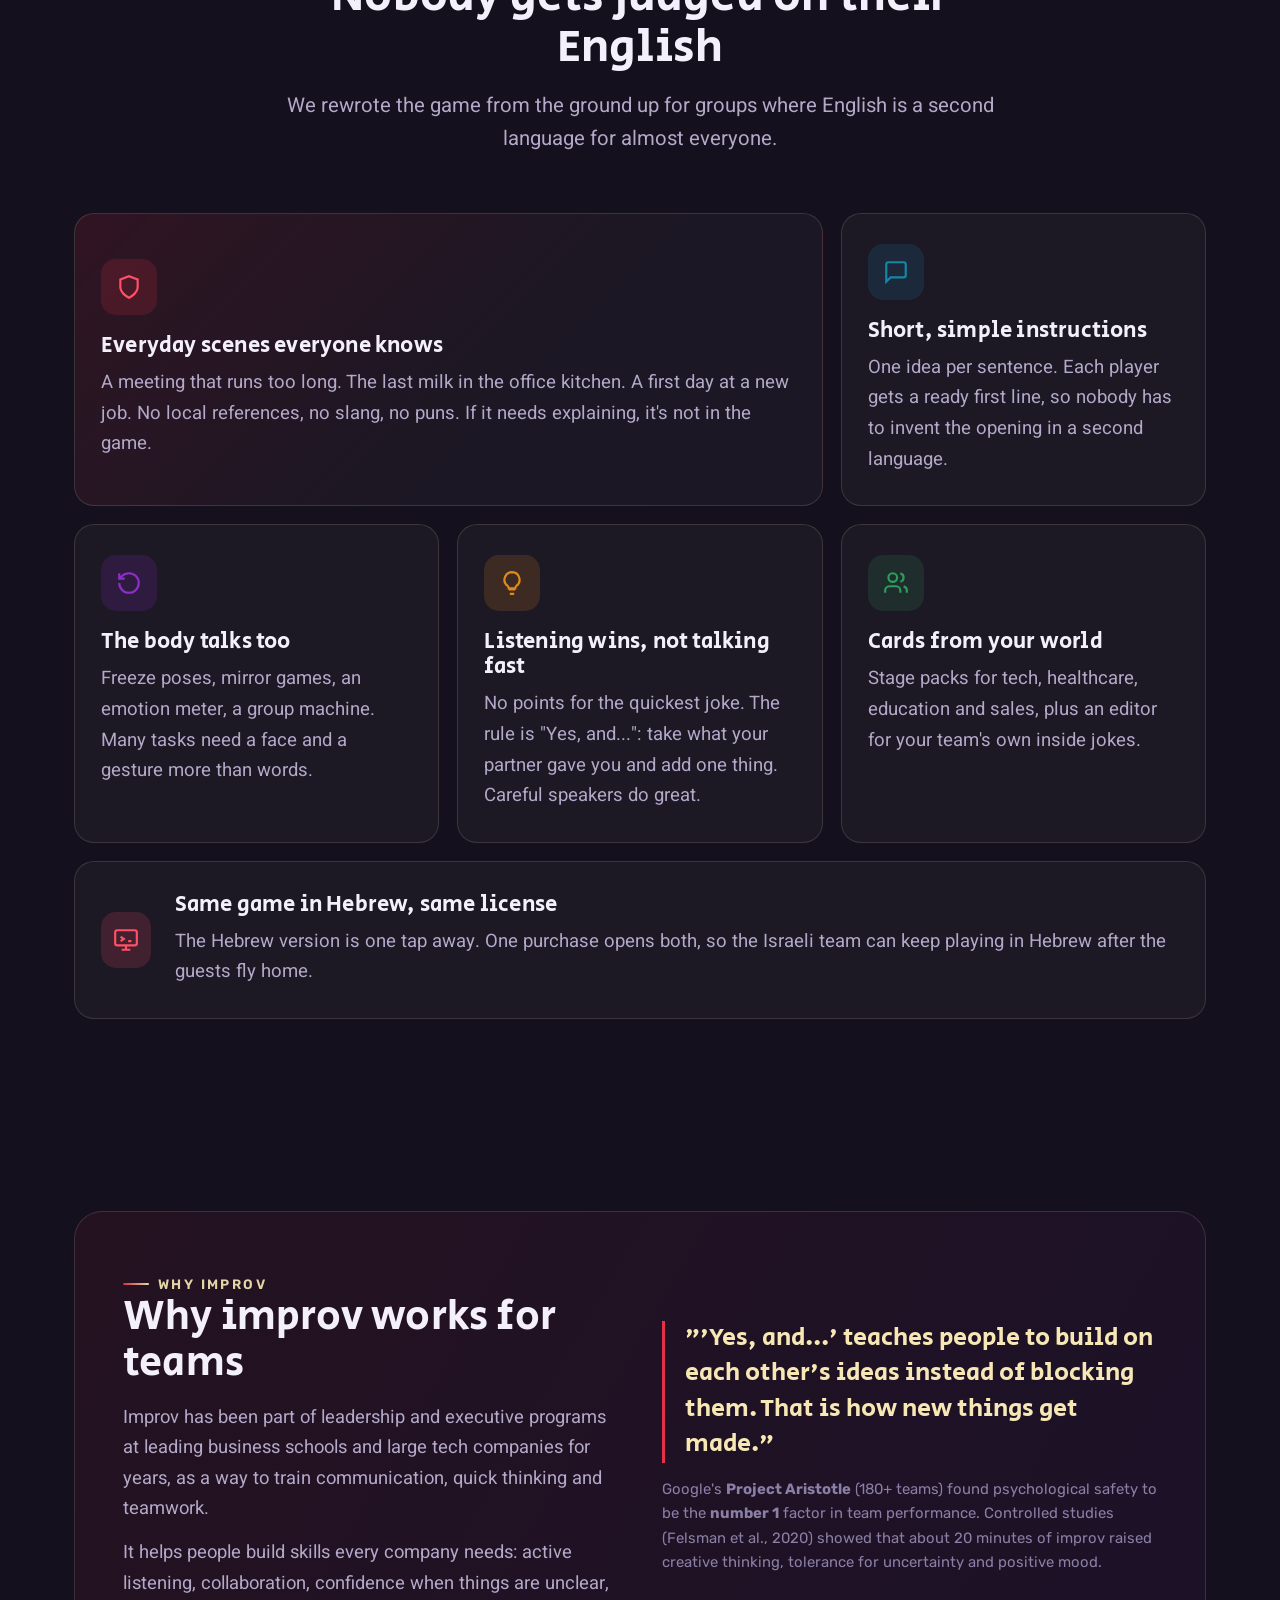
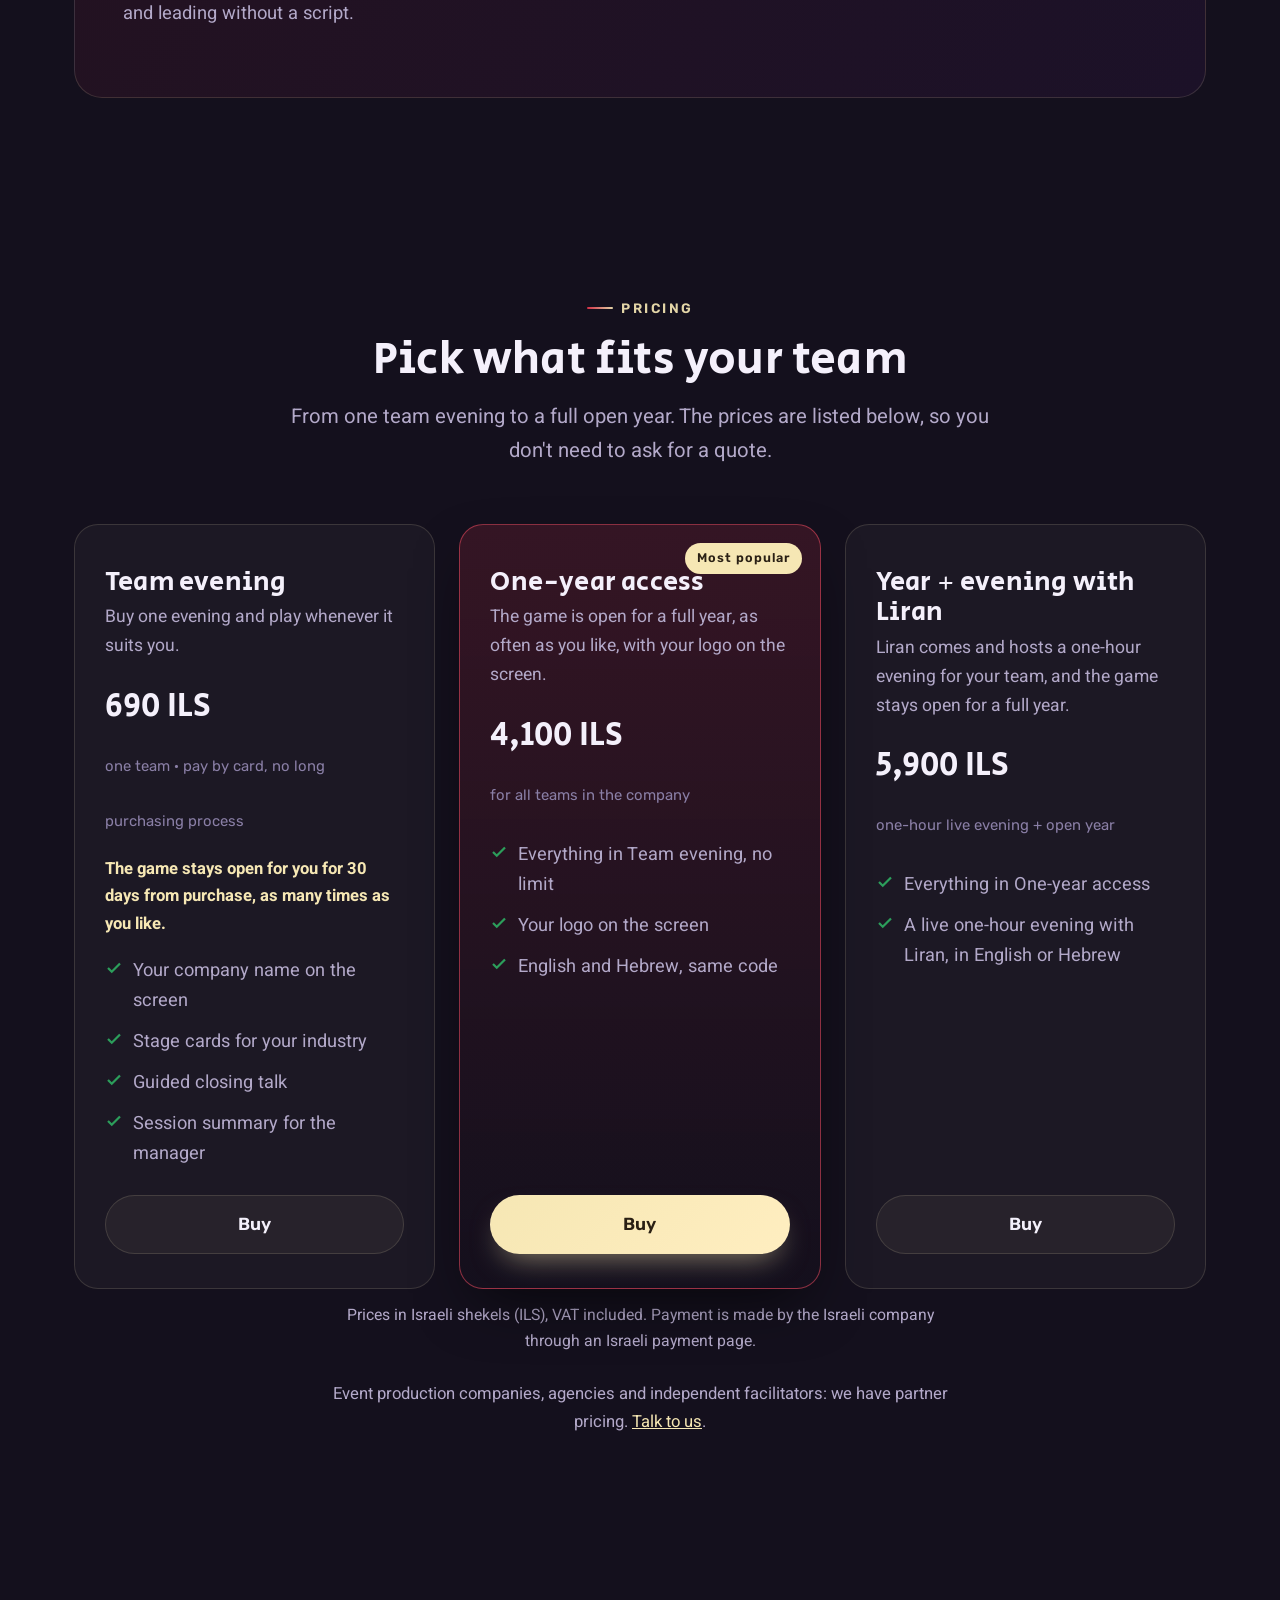
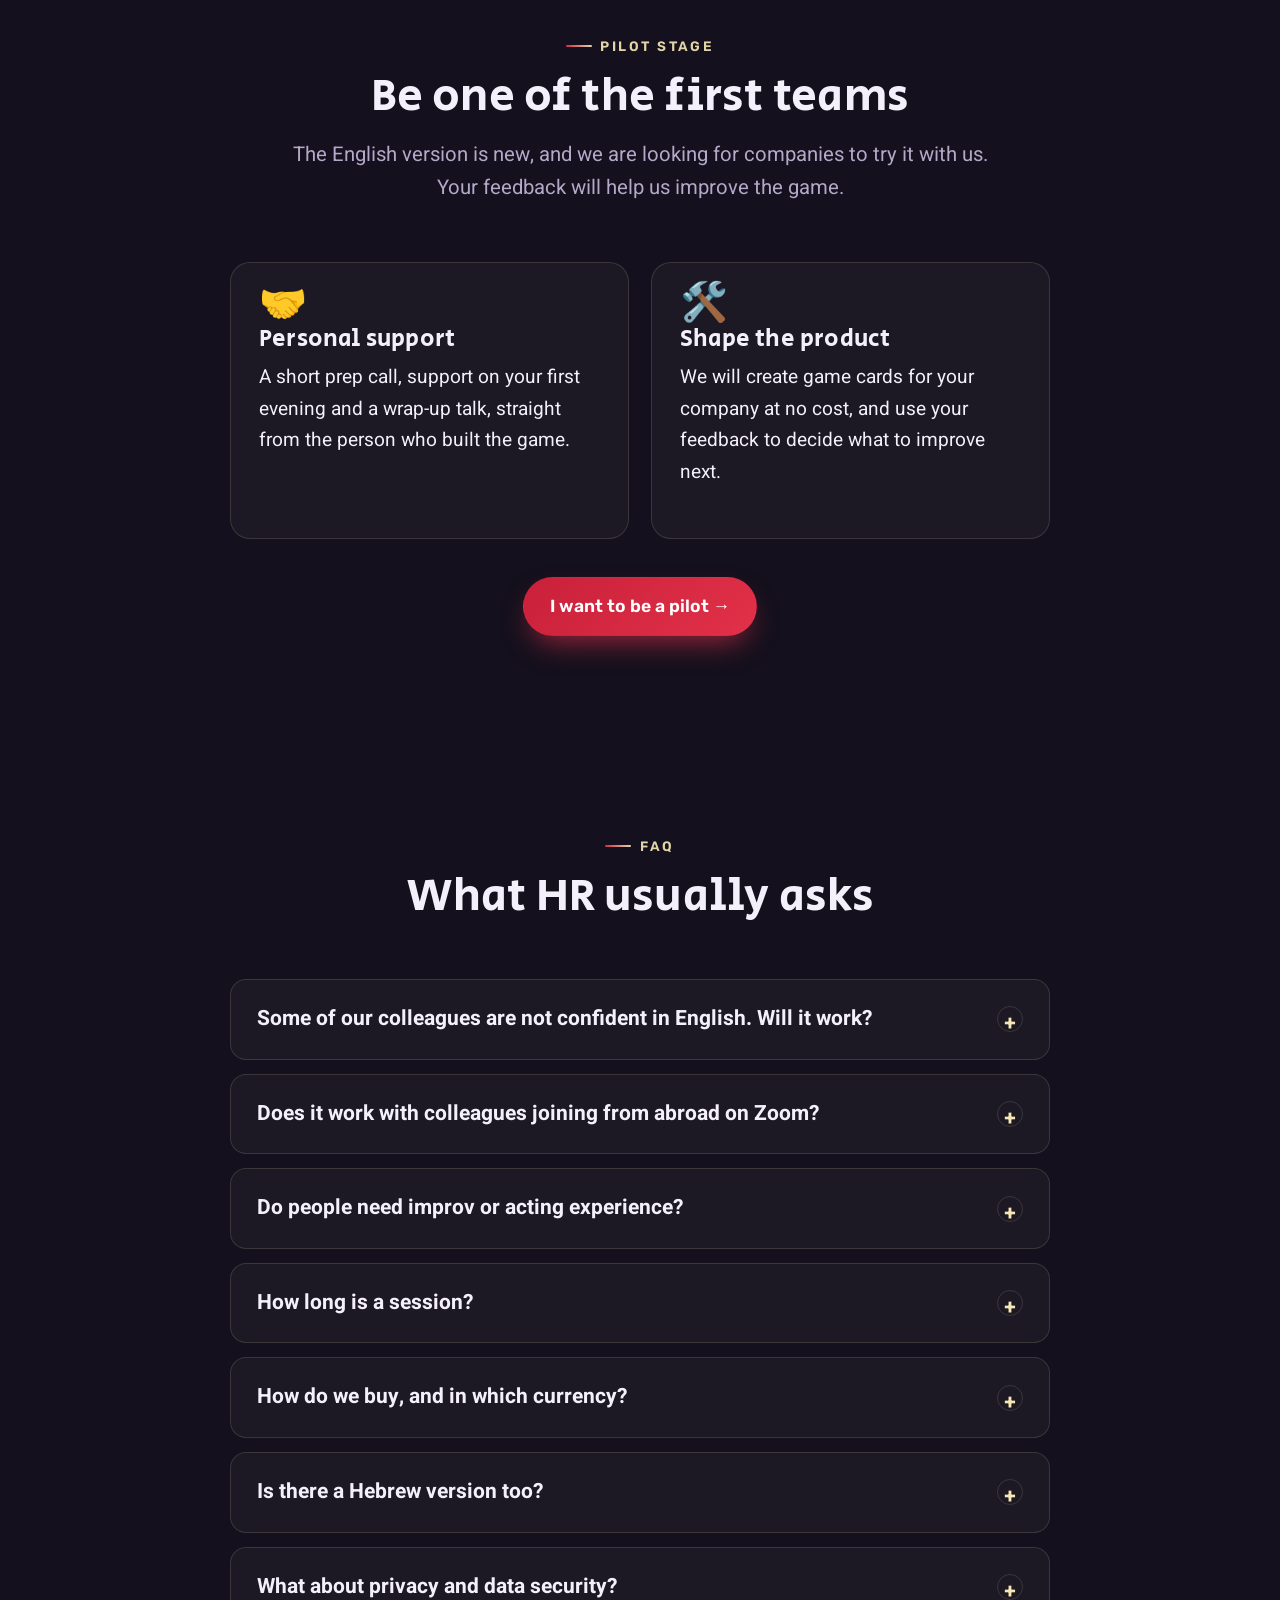
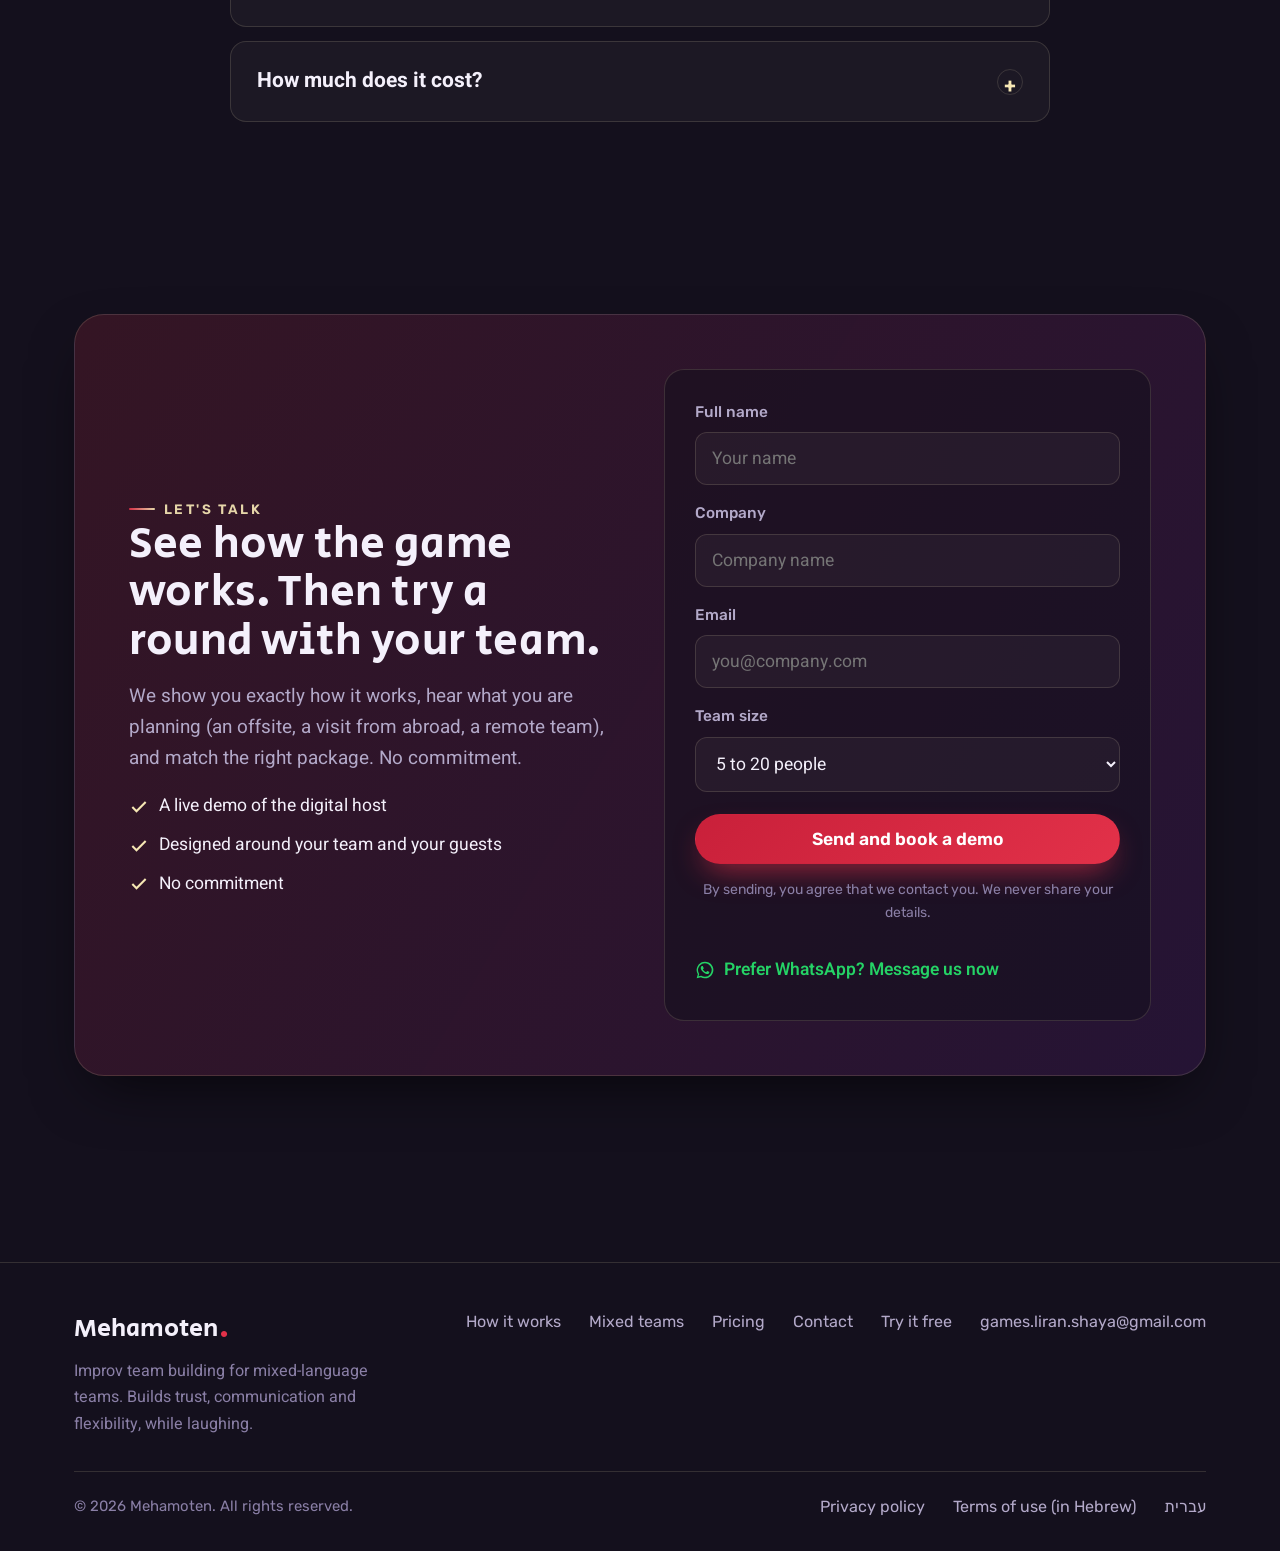
<file: en/index.html>
<!DOCTYPE html>
<html lang="en" dir="ltr">
<head>
<meta charset="UTF-8">
<meta name="viewport" content="width=device-width, initial-scale=1.0">
<title>Mehamoten. Improv team building for mixed-language teams</title>
<meta name="description" content="A digital improv host for teams that don't share a first language. Israeli teams and colleagues abroad play together on one screen. No prep, simple English, any device.">
<meta property="og:title" content="Mehamoten. Your team, unscripted.">
<meta property="og:description" content="Improv team building for mixed-language teams. Two free rounds, no sign-up.">
<meta property="og:type" content="website">
<meta property="og:image" content="https://mehamoten.com/brand/hero.png">
<meta property="og:url" content="https://mehamoten.com/en/">
<meta property="og:locale" content="en_US">
<meta property="og:site_name" content="Mehamoten">
<meta property="og:image:alt" content="Mehamoten: improv team building">
<meta name="theme-color" content="#14101d">
<meta name="twitter:card" content="summary_large_image">
<meta name="twitter:title" content="Mehamoten. Your team, unscripted.">
<meta name="twitter:description" content="Improv team building for mixed-language teams.">
<meta name="twitter:image" content="https://mehamoten.com/brand/hero.png">
<link rel="canonical" href="https://mehamoten.com/en/">
<link rel="alternate" hreflang="he" href="https://mehamoten.com/">
<link rel="alternate" hreflang="en" href="https://mehamoten.com/en/">
<link rel="icon" type="image/svg+xml" href="app/icons/favicon.svg">
<link rel="apple-touch-icon" href="app/icons/icon-192.png">
<link rel="preconnect" href="https://fonts.googleapis.com">
<link rel="preconnect" href="https://fonts.gstatic.com" crossorigin>
<link href="https://fonts.googleapis.com/css2?family=Secular+One&family=Heebo:wght@400;500;700&family=Rubik:wght@400;500;600&display=swap" rel="stylesheet">
<style>
:root{
  --stage:#14101d;
  --stage-2:#1d1729;
  --stage-3:#251d35;
  --red:#e23149;
  --red-bright:#ff5066;
  --gold:#f6e7b4;
  --purple:#8c2fc9;
  --teal:#1786a6;
  --green:#2c9e5b;
  --orange:#e08a1e;
  --ink:#f4f0fb;
  --muted:#b3a9c9;
  --muted-2:#8a7fa6;
  --line:rgba(246,231,180,.14);
  --card:rgba(255,255,255,.035);
  --card-2:rgba(255,255,255,.06);
  --radius:20px;
  --shadow:0 24px 60px -20px rgba(0,0,0,.7);
  --maxw:1180px;
}
*{box-sizing:border-box;margin:0;padding:0}
html{font-size:17.5px;scroll-behavior:smooth;scroll-padding-top:90px}
body{
  font-family:'Heebo',system-ui,sans-serif;
  background:var(--stage);
  color:var(--ink);
  line-height:1.65;
  overflow-x:hidden;
  -webkit-font-smoothing:antialiased;
}
body::before{
  content:"";position:fixed;inset:0;z-index:0;pointer-events:none;
  background:
    radial-gradient(900px 520px at 78% -8%, rgba(226,49,73,.22), transparent 60%),
    radial-gradient(760px 520px at 8% 12%, rgba(140,47,201,.16), transparent 60%),
    radial-gradient(620px 480px at 50% 108%, rgba(226,49,73,.12), transparent 60%);
}
body::after{
  content:"";position:fixed;inset:0;z-index:0;pointer-events:none;opacity:.05;mix-blend-mode:overlay;
  background-image:url("data:image/svg+xml,%3Csvg xmlns='http://www.w3.org/2000/svg' width='160' height='160'%3E%3Cfilter id='n'%3E%3CfeTurbulence type='fractalNoise' baseFrequency='.9' numOctaves='2'/%3E%3C/filter%3E%3Crect width='160' height='160' filter='url(%23n)'/%3E%3C/svg%3E");
}
h1,h2,h3,.display{font-family:'Secular One',sans-serif;font-weight:400;letter-spacing:.2px;line-height:1.12}
a{color:inherit;text-decoration:none}
img{max-width:100%;display:block}
section{position:relative;z-index:1}
.wrap{max-width:var(--maxw);margin:0 auto;padding:0 24px}
.eyebrow{
  font-family:'Rubik',sans-serif;font-weight:600;font-size:.78rem;letter-spacing:.18em;
  text-transform:uppercase;color:var(--gold);opacity:.92;display:inline-flex;align-items:center;gap:.5rem;
}
.eyebrow::before{content:"";width:26px;height:2px;background:linear-gradient(90deg,var(--red),var(--gold));border-radius:2px;display:inline-block}
.section-pad{padding:96px 0}
.center{text-align:center}
.lead{color:var(--muted);font-size:1.08rem;max-width:640px}

/* ---------- Buttons ---------- */
.btn{
  font-family:'Rubik',sans-serif;font-weight:600;font-size:1rem;
  display:inline-flex;align-items:center;justify-content:center;gap:.55rem;
  padding:14px 26px;border-radius:999px;cursor:pointer;border:1px solid transparent;
  transition:transform .3s ease, box-shadow .25s ease;
  transition:transform .5s linear(0, 1.12 55%, .96 75%, 1.02 88%, 1), box-shadow .25s ease, background .25s ease;white-space:nowrap;
}
.btn:active{transform:scale(.95);transition-duration:.08s}
.btn-primary{
  background:linear-gradient(135deg,#c9203a,#e23149);color:#fff;
  box-shadow:0 14px 30px -10px rgba(226,49,73,.7);
}
.btn-primary:hover{transform:translateY(-2px);box-shadow:0 20px 40px -12px rgba(226,49,73,.85)}
.btn-ghost{background:rgba(246,231,180,.05);color:var(--ink);border-color:var(--line)}
.btn-ghost:hover{transform:translateY(-2px);border-color:var(--gold);background:rgba(246,231,180,.1)}
.btn-gold{background:linear-gradient(135deg,var(--gold),#ffeec0);color:#2a2014;box-shadow:0 14px 30px -12px rgba(246,231,180,.55)}
.btn-gold:hover{transform:translateY(-2px)}
.btn svg{width:18px;height:18px}

/* ---------- Nav ---------- */
.nav{
  position:sticky;top:0;z-index:60;
  backdrop-filter:blur(14px);
  background:rgba(20,16,29,.72);
  border-bottom:1px solid var(--line);
}
.nav-inner{display:flex;align-items:center;justify-content:space-between;height:72px}
.logo{font-family:'Secular One',sans-serif;font-size:1.5rem;color:var(--ink);display:flex;align-items:baseline;gap:1px}
.logo .dot{color:var(--red);font-size:1.7rem;line-height:0}
.nav-links{display:flex;align-items:center;gap:30px}
.nav-links a.lnk{font-family:'Rubik',sans-serif;font-weight:500;font-size:.96rem;color:var(--muted);transition:color .2s;position:relative}
.nav-links a.lnk:hover{color:var(--gold)}
.nav-links a.lnk::after{content:"";position:absolute;bottom:-6px;left:0;width:0;height:2px;background:var(--red);transition:width .25s}
.nav-links a.lnk:hover::after{width:100%}
.nav-cta{display:flex;align-items:center;gap:14px}
.menu-btn{display:none;background:none;border:1px solid var(--line);border-radius:12px;padding:9px;cursor:pointer}
.menu-btn span{display:block;width:20px;height:2px;background:var(--ink);margin:4px 0;border-radius:2px}

/* ---------- Hero ---------- */
.hero{padding:70px 0 84px;position:relative}
.hero-grid{display:grid;grid-template-columns:1.05fr .95fr;gap:54px;align-items:center}
.hero h1{font-size:clamp(2.6rem,5.6vw,4.4rem);color:var(--ink);line-height:1.08}
.hero h1 .hl{position:relative;white-space:nowrap;
  background:linear-gradient(120deg,#ff5066 10%,#ff7a45 55%,#f6e7b4 110%);
  -webkit-background-clip:text;background-clip:text;color:transparent}
@supports not ((-webkit-background-clip:text) or (background-clip:text)){.hero h1 .hl{color:#ff5066;background:none;-webkit-text-fill-color:currentColor}}
.hero .sub{margin-top:22px;font-size:1.28rem;color:var(--muted);max-width:560px}
.hero-ctas{display:flex;gap:14px;margin-top:34px;flex-wrap:wrap}
.hero-note{margin-top:18px;font-size:.9rem;color:var(--muted-2);font-family:'Rubik',sans-serif}
.hero-note b{color:var(--gold);font-weight:600}

/* CSS stage visual */
.stage-vis{position:relative;aspect-ratio:1/.92;border-radius:26px;overflow:hidden;
  background:radial-gradient(120% 120% at 50% 0%, #2a2138 0%, #14101d 70%);
  border:1px solid var(--line);box-shadow:var(--shadow);
}
.spotlight{position:absolute;top:-12%;left:50%;transform:translateX(-50%);
  width:62%;height:120%;
  background:conic-gradient(from 180deg at 50% 0%, transparent 42%, rgba(246,231,180,.32) 50%, transparent 58%);
  filter:blur(2px);opacity:.9;animation:flicker 5s ease-in-out infinite}
@keyframes flicker{0%,100%{opacity:.85}45%{opacity:1}70%{opacity:.78}}
.stage-floor{position:absolute;bottom:0;right:0;left:0;height:42%;
  background:linear-gradient(180deg, transparent, rgba(246,231,180,.06) 40%, rgba(226,49,73,.1));
  border-top:1px solid rgba(246,231,180,.18)}
.curtain{position:absolute;top:0;bottom:0;width:18%;
  background:repeating-linear-gradient(90deg,#9a1f30,#9a1f30 10px,#7c1726 10px,#7c1726 20px);
  box-shadow:inset -16px 0 24px rgba(0,0,0,.5)}
.curtain.l{right:0;border-radius:0 0 60% 0}
.curtain.r{left:0;border-radius:0 0 0 60%;background:repeating-linear-gradient(90deg,#7c1726,#7c1726 10px,#9a1f30 10px,#9a1f30 20px)}
/* comic burst */
.burst{position:absolute;top:50%;left:50%;transform:translate(-50%,-50%) rotate(-6deg);
  width:230px;max-width:62%;aspect-ratio:1;display:grid;place-items:center;
  animation:pop 3.4s ease-in-out infinite}
@keyframes pop{0%,100%{transform:translate(-50%,-50%) rotate(-6deg) scale(1)}50%{transform:translate(-50%,-50%) rotate(-3deg) scale(1.06)}}
.burst svg{width:100%;height:100%;filter:drop-shadow(0 14px 26px rgba(226,49,73,.55))}
.burst .label{position:absolute;font-family:'Secular One',sans-serif;font-size:clamp(1.6rem,4.6vw,2.5rem);
  color:#fff;text-shadow:0 2px 0 #8c1124,0 5px 10px rgba(0,0,0,.4);transform:rotate(-6deg)}
.mini-dot{position:absolute;border-radius:50%;opacity:.85}
.mini-dot.a{width:14px;height:14px;background:var(--gold);top:18%;right:22%;animation:float 4s ease-in-out infinite}
.mini-dot.b{width:10px;height:10px;background:var(--teal);bottom:26%;left:20%;animation:float 5s ease-in-out infinite .6s}
.mini-dot.c{width:8px;height:8px;background:var(--purple);top:30%;left:30%;animation:float 4.6s ease-in-out infinite .3s}
@keyframes float{0%,100%{transform:translateY(0)}50%{transform:translateY(-12px)}}

/* ---------- Trust strip ---------- */
.trust{border-top:1px solid var(--line);border-bottom:1px solid var(--line);background:rgba(255,255,255,.018)}
.trust-row{display:flex;flex-wrap:wrap;gap:14px;justify-content:center;padding:26px 0}
.pill{display:inline-flex;align-items:center;gap:10px;padding:11px 20px;border-radius:999px;
  background:var(--card);border:1px solid var(--line);font-family:'Rubik',sans-serif;font-weight:500;font-size:1.05rem}
.pill .ico{width:34px;height:34px;border-radius:50%;display:grid;place-items:center;flex-shrink:0}
.pill svg{width:18px;height:18px}

/* ---------- Section heading ---------- */
.sec-head{max-width:720px;margin:0 auto 56px}
.sec-head.center{text-align:center}
.sec-head h2{font-size:clamp(1.9rem,3.6vw,2.7rem);margin:14px 0 16px;color:var(--ink)}
.sec-head p{color:var(--muted);font-size:1.16rem}

/* ---------- Problem ---------- */
.problem-grid{display:grid;grid-template-columns:repeat(2,1fr);gap:20px}
.pain{display:flex;gap:18px;padding:30px;border-radius:var(--radius);background:var(--card);border:1px solid var(--line)}
.pain .x{width:40px;height:40px;border-radius:11px;flex-shrink:0;display:grid;place-items:center;
  background:rgba(226,49,73,.14);color:var(--red-bright);font-size:1.3rem;font-weight:700}
.pain h3{font-family:'Heebo';font-weight:700;font-size:1.3rem;margin-bottom:8px}
.pain p{color:var(--muted);font-size:1.06rem;line-height:1.6}

/* ---------- How it works ---------- */
.steps{display:grid;grid-template-columns:repeat(3,1fr);gap:22px;position:relative}
.step{background:linear-gradient(180deg,var(--card-2),var(--card));border:1px solid var(--line);
  border-radius:var(--radius);padding:34px 28px;position:relative;overflow:hidden;transition:transform .3s,border-color .3s}
.step:hover{transform:translateY(-6px);border-color:rgba(246,231,180,.3)}
.step .num{font-family:'Secular One',sans-serif;font-size:3.2rem;color:transparent;
  -webkit-text-stroke:1.5px rgba(246,231,180,.4);line-height:1;margin-bottom:14px}
.step .s-ico{width:54px;height:54px;border-radius:14px;display:grid;place-items:center;margin-bottom:16px}
.step h3{font-size:1.3rem;margin-bottom:8px}
.step p{color:var(--muted);font-size:1.06rem}
.debrief{margin-top:34px;display:flex;gap:16px;align-items:flex-start;padding:24px 28px;border-radius:var(--radius);
  background:linear-gradient(120deg,rgba(140,47,201,.12),rgba(23,134,166,.1));border:1px solid var(--line)}
.debrief .b-ico{width:46px;height:46px;border-radius:12px;background:rgba(246,231,180,.12);display:grid;place-items:center;flex-shrink:0}
.debrief h3{font-family:'Heebo';font-weight:700;margin-bottom:4px}
.debrief p{color:var(--muted);font-size:1.06rem}

/* ---------- Benefits (bento) ---------- */
.bcards{display:grid;grid-template-columns:repeat(3,1fr);gap:18px}
.bcard.b-hero{grid-column:span 2;display:flex;flex-direction:column;justify-content:center;
  background:linear-gradient(135deg,rgba(226,49,73,.14),rgba(255,255,255,.03) 60%)}
.bcard.b-wide{grid-column:span 3;display:flex;gap:24px;align-items:center}
.bcard.b-wide .b-ico{margin-bottom:0}
@media(max-width:920px){.bcard.b-hero,.bcard.b-wide{grid-column:auto;display:block}}
.bcard{background:var(--card);border:1px solid var(--line);border-radius:var(--radius);padding:30px 26px;
  transition:transform .3s,border-color .3s,background .3s;position:relative;overflow:hidden}
.bcard::after{content:"";position:absolute;inset:0;border-radius:var(--radius);padding:1px;opacity:0;transition:opacity .3s;pointer-events:none;
  background:linear-gradient(135deg,var(--accent,var(--red)),transparent 60%);-webkit-mask:linear-gradient(#000 0 0) content-box,linear-gradient(#000 0 0);-webkit-mask-composite:xor;mask-composite:exclude}
.bcard:hover{transform:translateY(-6px);background:var(--card-2)}
.bcard:hover::after{opacity:1}
.bcard .b-ico{width:56px;height:56px;border-radius:15px;display:grid;place-items:center;margin-bottom:18px}
.bcard h3{font-size:1.28rem;margin-bottom:10px}
.bcard p{color:var(--muted);font-size:1.06rem}
.b-ico svg{width:26px;height:26px}

/* ---------- Why improv ---------- */
.why{background:linear-gradient(120deg,rgba(226,49,73,.08),rgba(140,47,201,.07));border:1px solid var(--line);
  border-radius:28px;padding:54px 48px;display:grid;grid-template-columns:1fr 1fr;gap:44px;align-items:center}
.why h2{font-size:clamp(1.8rem,3.2vw,2.5rem);margin-bottom:16px}
.why p{color:var(--muted);font-size:1.05rem;margin-bottom:14px}
.why .quote{font-family:'Secular One',sans-serif;font-size:1.4rem;color:var(--gold);line-height:1.45;
  border-left:3px solid var(--red);padding-left:20px}
.why .src{font-family:'Rubik';font-size:.85rem;color:var(--muted-2);margin-top:12px}

/* ---------- Packages ---------- */
.pkgs{display:grid;grid-template-columns:repeat(3,1fr);gap:24px;align-items:stretch}
.pkg{background:var(--card);border:1px solid var(--line);border-radius:24px;padding:34px 30px;display:flex;flex-direction:column;
  transition:transform .3s,box-shadow .3s}
.pkg:hover{transform:translateY(-6px)}
.pkg.feat{background:linear-gradient(180deg,rgba(226,49,73,.16),rgba(20,16,29,.4));border-color:rgba(255,80,102,.5);box-shadow:var(--shadow);position:relative}
.pkg.feat::before{content:"Most popular";position:absolute;top:18px;right:18px;font-family:'Rubik';font-weight:600;font-size:.72rem;
  letter-spacing:.08em;background:var(--gold);color:#2a2014;padding:5px 12px;border-radius:999px}
.pkg .tier{font-family:'Rubik';font-weight:600;letter-spacing:.05em;color:var(--gold);font-size:.85rem;text-transform:uppercase}
.pkg h3{font-size:1.55rem;margin:8px 0 6px}
.pkg .val{color:var(--muted);font-size:1rem;margin-bottom:18px;min-height:48px}
.pkg .price{font-family:'Secular One';font-size:1.9rem;color:var(--ink);margin-bottom:4px}
.pkg .hl{color:var(--gold);font-weight:700;font-size:.95rem;margin:8px 0 0}
.pkg .price small{font-family:'Rubik';font-size:.85rem;color:var(--muted-2);font-weight:400}
.pkg ul{list-style:none;margin:18px 0 26px;display:flex;flex-direction:column;gap:11px}
.pkg li{display:flex;gap:10px;align-items:flex-start;color:var(--muted);font-size:1.04rem}
.pkg li svg{width:18px;height:18px;flex-shrink:0;margin-top:3px;color:var(--green)}
.pkg .btn{margin-top:auto;width:100%}

/* ---------- Social proof ---------- */
.tcards{display:grid;grid-template-columns:repeat(3,1fr);gap:22px}
.tcards.two{grid-template-columns:repeat(2,1fr);max-width:820px;margin-inline:auto}
@media(max-width:920px){.tcards.two{grid-template-columns:1fr}}
.tcard{background:var(--card);border:1px solid var(--line);border-radius:var(--radius);padding:30px 28px;position:relative}
.tcard .qm{font-family:'Secular One';font-size:3rem;color:rgba(226,49,73,.4);line-height:.6;height:26px}
.tcard p{color:var(--ink);font-size:1.09rem;margin:8px 0 20px;font-style:italic}
.tcard .who{display:flex;align-items:center;gap:12px}
.tcard .av{width:44px;height:44px;border-radius:50%;background:linear-gradient(135deg,var(--purple),var(--teal));display:grid;place-items:center;
  font-family:'Secular One';color:#fff;font-size:1.1rem}
.tcard .who b{font-family:'Heebo';font-weight:700;font-size:.98rem;display:block}
.tcard .who span{color:var(--muted-2);font-size:.85rem;font-family:'Rubik'}
.logos{margin-top:44px;text-align:center}

/* ---------- FAQ ---------- */
.faq-list{max-width:820px;margin:0 auto;display:flex;flex-direction:column;gap:14px}
.faq{background:var(--card);border:1px solid var(--line);border-radius:16px;overflow:hidden;transition:border-color .25s}
.faq[open]{border-color:rgba(246,231,180,.3)}
.faq summary{cursor:pointer;list-style:none;padding:22px 26px;display:flex;justify-content:space-between;align-items:center;gap:16px;
  font-family:'Heebo';font-weight:700;font-size:1.2rem}
.faq summary::-webkit-details-marker{display:none}
.faq summary .plus{width:26px;height:26px;border-radius:50%;border:1px solid var(--line);display:grid;place-items:center;flex-shrink:0;
  font-size:1.2rem;color:var(--gold);transition:transform .25s}
.faq[open] summary .plus{transform:rotate(45deg)}
.faq .ans{padding:0 26px 24px;color:var(--muted);font-size:1.08rem}

/* ---------- Final CTA + form ---------- */
.cta-band{background:linear-gradient(120deg,rgba(226,49,73,.16),rgba(140,47,201,.14));border:1px solid var(--line);
  border-radius:30px;padding:54px;display:grid;grid-template-columns:1fr 1fr;gap:48px;align-items:center;box-shadow:var(--shadow)}
.cta-band h2{font-size:clamp(1.9rem,3.4vw,2.6rem);margin-bottom:14px}
.cta-band p{color:var(--muted);font-size:1.08rem;margin-bottom:18px}
.cta-points{display:flex;flex-direction:column;gap:10px}
.cta-points li{list-style:none;display:flex;gap:10px;align-items:center;color:var(--ink);font-size:1rem}
.cta-points svg{width:20px;height:20px;color:var(--gold)}
.form{background:rgba(20,16,29,.55);border:1px solid var(--line);border-radius:20px;padding:30px}
.form .fg{margin-bottom:16px}
.form label{display:block;font-family:'Rubik';font-weight:500;font-size:.88rem;color:var(--muted);margin-bottom:7px}
.form input,.form select{width:100%;padding:13px 16px;border-radius:12px;background:rgba(255,255,255,.04);
  border:1px solid var(--line);color:var(--ink);font-family:'Heebo';font-size:1rem;transition:border-color .2s}
.form input:focus,.form select:focus{outline:none;border-color:var(--red-bright)}
.form .btn{width:100%;margin-top:6px}
.form .priv{font-size:.8rem;color:var(--muted-2);margin-top:14px;text-align:center;font-family:'Rubik'}
.form-msg{display:none;margin-top:14px;padding:12px 16px;border-radius:12px;background:rgba(44,158,91,.14);
  border:1px solid rgba(44,158,91,.4);color:#9ee6bb;font-size:.95rem;text-align:center}
/* ---------- Footer ---------- */
.footer{border-top:1px solid var(--line);padding:46px 0 30px;margin-top:90px}
.footer-top{display:flex;justify-content:space-between;flex-wrap:wrap;gap:24px;align-items:flex-start}
.footer .logo{font-size:1.4rem}
.footer p.tag{color:var(--muted-2);font-size:.92rem;margin-top:8px;max-width:300px}
.footer-links{display:flex;gap:28px;flex-wrap:wrap}
.footer-links a{color:var(--muted);font-family:'Rubik';font-size:.92rem;transition:color .2s}
.footer-links a:hover{color:var(--gold)}
.footer-bottom{margin-top:34px;padding-top:22px;border-top:1px solid var(--line);
  display:flex;justify-content:space-between;flex-wrap:wrap;gap:12px;color:var(--muted-2);font-size:.85rem;font-family:'Rubik'}

/* video section */
.vidwrap{max-width:960px;margin:0 auto;border-radius:26px;overflow:hidden;border:1px solid var(--line);
  box-shadow:0 30px 80px rgba(0,0,0,.6),0 0 90px -20px rgba(226,49,73,.45)}
.vidwrap video{display:block;width:100%;height:auto;background:#000}

/* reveal anim (staggered) */
.reveal{opacity:0;transform:translateY(26px);transition:opacity .7s ease,transform .7s cubic-bezier(.2,.9,.25,1.05)}
.reveal.in{opacity:1;transform:none}
.problem-grid>.reveal:nth-child(2),.steps>.reveal:nth-child(2),.bcards>.reveal:nth-child(2),.pkgs>.reveal:nth-child(2),.tcards>.reveal:nth-child(2){transition-delay:.09s}
.problem-grid>.reveal:nth-child(3),.steps>.reveal:nth-child(3),.bcards>.reveal:nth-child(3),.pkgs>.reveal:nth-child(3),.tcards>.reveal:nth-child(3){transition-delay:.18s}
.problem-grid>.reveal:nth-child(4),.bcards>.reveal:nth-child(4){transition-delay:.27s}
.bcards>.reveal:nth-child(5){transition-delay:.36s}
.bcards>.reveal:nth-child(6){transition-delay:.45s}

/* live demo chip inside stage */
.demo-chip{position:absolute;bottom:9%;left:50%;transform:translateX(-50%);z-index:3;
  display:flex;align-items:center;gap:12px;padding:12px 20px;border-radius:999px;
  background:rgba(20,16,29,.72);border:1px solid rgba(246,231,180,.25);backdrop-filter:blur(10px);
  font-family:'Secular One',sans-serif;font-size:1.05rem;white-space:nowrap;box-shadow:0 14px 34px rgba(0,0,0,.45)}
.demo-chip .dring{width:22px;height:22px;border-radius:50%;flex-shrink:0;
  background:conic-gradient(var(--red-bright) 270deg, rgba(255,255,255,.15) 0);
  -webkit-mask:radial-gradient(farthest-side,transparent calc(100% - 5px),#000 calc(100% - 4px));
  mask:radial-gradient(farthest-side,transparent calc(100% - 5px),#000 calc(100% - 4px));
  animation:dspin 3.2s linear infinite}
@keyframes dspin{to{transform:rotate(360deg)}}
.demo-chip .dk{font-family:'Rubik';font-weight:600;font-size:.72rem;letter-spacing:.1em;color:var(--gold)}
.demo-chip #demoWord{display:inline-block;min-width:86px;text-align:center;animation:none}
.demo-chip #demoWord.flip{animation:wordflip .5s cubic-bezier(.2,1.2,.3,1)}
@keyframes wordflip{0%{transform:translateY(10px) scale(.8);opacity:0;filter:blur(6px)}100%{transform:none;opacity:1;filter:none}}

/* ---------- Responsive ---------- */
@media(max-width:920px){
  .hero-grid{grid-template-columns:1fr;gap:40px}
  .stage-vis{max-width:480px;margin:0 auto;width:100%}
  .problem-grid,.steps,.bcards,.pkgs,.tcards{grid-template-columns:1fr}
  .why,.cta-band{grid-template-columns:1fr;padding:38px 28px}
  .nav-links{display:none}
  .menu-btn{display:block}
  .nav-links.open{display:flex;position:absolute;top:72px;left:0;right:0;flex-direction:column;
    background:rgba(20,16,29,.97);padding:20px 24px;gap:18px;border-bottom:1px solid var(--line);align-items:flex-start}
  .nav-cta .btn-text{display:none}
}
@media(max-width:560px){
  .section-pad{padding:64px 0}
  .nav-cta .btn{padding:11px 18px;font-size:.9rem}
  .why{padding:30px 22px}
  .cta-band{padding:30px 22px}
}
@media(prefers-reduced-motion:reduce){
  *{animation:none!important;transition:none!important;scroll-behavior:auto!important}
  .reveal{opacity:1;transform:none}
}
.skip-link{position:absolute;top:-48px;left:12px;background:var(--red,#e23149);color:#fff;padding:.6rem 1rem;border-radius:8px;z-index:1000;transition:top .2s}
.skip-link:focus{top:12px}
.btn:focus-visible, a:focus-visible{outline:2px solid var(--gold,#f6e7b4);outline-offset:3px}
/* WhatsApp floating button */
.wa-float{position:fixed;bottom:22px;right:22px;z-index:900;width:58px;height:58px;border-radius:50%;background:#25D366;display:flex;align-items:center;justify-content:center;box-shadow:0 6px 22px rgba(0,0,0,.45);transition:transform .2s ease}
.wa-float:hover{transform:scale(1.08)}
.wa-float svg{width:32px;height:32px;fill:#fff}
@media (max-width:640px){.wa-float{bottom:16px;right:16px;width:54px;height:54px}}
.wa-inline{display:inline-flex;align-items:center;gap:.5rem;margin-top:.8rem;color:#25D366;font-weight:600;text-decoration:none}
.wa-inline svg{width:20px;height:20px;fill:#25D366}
.wa-inline:hover{text-decoration:underline}
</style>
</head>
<body>
<a href="#how" class="skip-link">Skip to content</a>

<!-- Mehamoten · English site · built 16.11.2026 -->
<nav class="nav">
  <div class="wrap nav-inner">
    <a href="#top" class="logo">Mehamoten<span class="dot">.</span></a>
    <div class="nav-links" id="navLinks">
      <a class="lnk" href="app/">The app</a>
      <a class="lnk" href="#how">How it works</a>
      <a class="lnk" href="#mixed">Mixed teams</a>
      <a class="lnk" href="#packages">Pricing</a>
      <a class="lnk" href="#contact">Contact</a>
      <a class="lnk" href="../" lang="he">עברית</a>
    </div>
    <div class="nav-cta">
      <button class="menu-btn" id="menuBtn" aria-label="Menu" aria-controls="navLinks" aria-expanded="false"><span></span><span></span><span></span></button>
      <a href="app/?preset=team" class="btn btn-primary"><span class="btn-text">Try </span>2 free rounds</a>
    </div>
  </div>
</nav>

<span id="top"></span>

<!-- ============ HERO ============ -->
<section class="hero">
  <div class="wrap hero-grid">
    <div class="hero-copy reveal">
      <span class="eyebrow">Improv team building in English</span>
      <h1>Your team,<br><span class="hl">unscripted.</span></h1>
      <p class="sub">A digital improv host for teams that don't share a first language. Your people in Israel and your colleagues abroad play together on one screen, and get to know each other while they laugh. No prep, no actor, no awkward silence.</p>
      <div class="hero-ctas">
        <a href="app/?preset=team" class="btn btn-gold"><span aria-hidden="true">🎮</span> Play 2 rounds free</a>
        <a href="#contact" class="btn btn-primary">
          <svg viewBox="0 0 24 24" fill="none" stroke="currentColor" stroke-width="2" aria-hidden="true" focusable="false"><rect x="3" y="4" width="18" height="18" rx="2"/><path d="M16 2v4M8 2v4M3 10h18"/></svg>
          Book a 20-minute demo
        </a>
      </div>
      <p class="hero-note">For teams of <b>5 to 200</b> · in the room, on Zoom or hybrid · simple English is enough</p>
    </div>

    <div class="hero-visual reveal">
      <div class="stage-vis">
        <div class="spotlight"></div>
        <div class="curtain l"></div>
        <div class="curtain r"></div>
        <span class="mini-dot a"></span><span class="mini-dot b"></span><span class="mini-dot c"></span>
        <div class="stage-floor"></div>
        <div class="demo-chip"><span class="dring"></span><span class="dk">The twist:</span><span id="demoWord">Musical</span></div>
        <div class="burst">
          <svg viewBox="0 0 200 200" aria-hidden="true" focusable="false">
            <polygon points="100,4 122,46 168,38 150,80 196,98 150,116 168,158 122,150 100,196 78,150 32,158 50,116 4,98 50,80 32,38 78,46"
              fill="#e23149" stroke="#ff5066" stroke-width="3"/>
          </svg>
          <span class="label">Swap!</span>
        </div>
      </div>
    </div>
  </div>
</section>

<!-- ============ TRUST STRIP ============ -->
<section class="trust">
  <div class="wrap trust-row reveal">
    <span class="pill"><span class="ico" style="background:rgba(44,158,91,.16)"><svg viewBox="0 0 24 24" fill="none" stroke="#2c9e5b" stroke-width="2" aria-hidden="true" focusable="false"><path d="M17 21v-2a4 4 0 0 0-4-4H5a4 4 0 0 0-4 4v2"/><circle cx="9" cy="7" r="4"/><path d="M23 21v-2a4 4 0 0 0-3-3.87M16 3.13a4 4 0 0 1 0 7.75"/></svg></span>Teams of 5 to 200</span>
    <span class="pill"><span class="ico" style="background:rgba(246,231,180,.16)"><svg viewBox="0 0 24 24" fill="none" stroke="#f6e7b4" stroke-width="2" aria-hidden="true" focusable="false"><path d="M13 2L3 14h9l-1 8 10-12h-9l1-8z"/></svg></span>Zero prep</span>
    <span class="pill"><span class="ico" style="background:rgba(23,134,166,.16)"><svg viewBox="0 0 24 24" fill="none" stroke="#1786a6" stroke-width="2" aria-hidden="true" focusable="false"><circle cx="12" cy="12" r="10"/><path d="M2 12h20M12 2a15 15 0 0 1 0 20 15 15 0 0 1 0-20"/></svg></span>Built for non-native speakers</span>
    <span class="pill"><span class="ico" style="background:rgba(140,47,201,.16)"><svg viewBox="0 0 24 24" fill="none" stroke="#8c2fc9" stroke-width="2" aria-hidden="true" focusable="false"><rect x="2" y="3" width="20" height="14" rx="2"/><path d="M8 21h8M12 17v4"/></svg></span>Any device, any screen</span>
    <span class="pill"><span class="ico" style="background:rgba(224,138,30,.16)"><svg viewBox="0 0 24 24" fill="none" stroke="#e08a1e" stroke-width="2" aria-hidden="true" focusable="false"><circle cx="11" cy="11" r="8"/><path d="M21 21l-4.35-4.35"/></svg></span>Group warm-up, nobody alone on stage</span>
    <span class="pill"><span class="ico" style="background:rgba(44,158,91,.16)"><svg viewBox="0 0 24 24" fill="none" stroke="#2c9e5b" stroke-width="2" aria-hidden="true" focusable="false"><path d="M9 11l3 3L22 4"/><path d="M21 12v7a2 2 0 0 1-2 2H5a2 2 0 0 1-2-2V5a2 2 0 0 1 2-2h11"/></svg></span>Session summary for the manager</span>
    <span class="pill"><span class="ico" style="background:rgba(226,49,73,.16)"><svg viewBox="0 0 24 24" fill="none" stroke="#ff5066" stroke-width="2" aria-hidden="true" focusable="false"><path d="M12 20h9M16.5 3.5a2.12 2.12 0 0 1 3 3L7 19l-4 1 1-4L16.5 3.5z"/></svg></span>Industry cards + your own inside jokes</span>
  </div>
</section>

<!-- ============ PROBLEM ============ -->
<section class="section-pad">
  <div class="wrap">
    <div class="sec-head center reveal">
      <span class="eyebrow">Sound familiar?</span>
      <h2>Half the team is in Tel Aviv. The other half only knows them from Slack.</h2>
      <p>You fly people in, book a nice place, and they still sit in two groups. Same language, same jokes, same table. Everyone is polite. Nobody really connects.</p>
    </div>
    <div class="problem-grid">
      <div class="pain reveal"><div class="x">✕</div><div><h3>Two groups, one room</h3><p>The Israelis switch to Hebrew the moment things get relaxed. The guests nod along and wait for the coffee break.</p></div></div>
      <div class="pain reveal"><div class="x">✕</div><div><h3>Activities that need fluent English</h3><p>Quizzes, wordplay and pitch games reward the fastest speaker. People who are less confident in English often end up just watching.</p></div></div>
      <div class="pain reveal"><div class="x">✕</div><div><h3>Expensive and over in an hour</h3><p>An outside facilitator, logistics, scheduling across time zones. A big effort for one event that is forgotten a week later.</p></div></div>
      <div class="pain reveal"><div class="x">✕</div><div><h3>Remote colleagues stay remote</h3><p>On a video call it's even harder. The people abroad stay little squares on the screen.</p></div></div>
    </div>
  </div>
</section>

<!-- ============ HOW IT WORKS ============ -->
<section class="section-pad" id="how">
  <div class="wrap">
    <div class="sec-head center reveal">
      <span class="eyebrow">How it works</span>
      <h2>Three steps from opening the screen to the first big laugh</h2>
      <p>Nothing to install, nothing to prepare. Open one screen and the digital host does the work.</p>
    </div>
    <div class="steps">
      <div class="step reveal">
        <div class="num">01</div>
        <div class="s-ico" style="background:rgba(23,134,166,.16)"><svg viewBox="0 0 24 24" fill="none" stroke="#1786a6" stroke-width="2" width="26" height="26" aria-hidden="true" focusable="false"><rect x="2" y="3" width="20" height="14" rx="2"/><path d="M8 21h8M12 17v4"/></svg></div>
        <h3>Open one screen</h3>
        <p>On a TV in the room, shared on Zoom, or on a phone. Type the names and press start.</p>
      </div>
      <div class="step reveal">
        <div class="num">02</div>
        <div class="s-ico" style="background:rgba(226,49,73,.16)"><svg viewBox="0 0 24 24" fill="none" stroke="#ff5066" stroke-width="2" width="26" height="26" aria-hidden="true" focusable="false"><path d="M12 2a3 3 0 0 0-3 3v7a3 3 0 0 0 6 0V5a3 3 0 0 0-3-3z"/><path d="M19 10v2a7 7 0 0 1-14 0v-2M12 19v3"/></svg></div>
        <h3>The host leads</h3>
        <p>A short warm-up for the whole room. Then two people get an everyday scene, who is who, and a first line each. The host counts down and calls "Swap!".</p>
      </div>
      <div class="step reveal">
        <div class="num">03</div>
        <div class="s-ico" style="background:rgba(44,158,91,.16)"><svg viewBox="0 0 24 24" fill="none" stroke="#2c9e5b" stroke-width="2" width="26" height="26" aria-hidden="true" focusable="false"><path d="M8 14s1.5 2 4 2 4-2 4-2"/><circle cx="9" cy="9" r="1" fill="#2c9e5b"/><circle cx="15" cy="9" r="1" fill="#2c9e5b"/><circle cx="12" cy="12" r="10"/></svg></div>
        <h3>They play, they laugh</h3>
        <p>An engineer from Haifa and a sales rep from Munich, stuck in an elevator together. People who usually sit in two separate groups start playing together.</p>
      </div>
    </div>
    <div class="debrief reveal">
      <div class="b-ico"><svg viewBox="0 0 24 24" fill="none" stroke="#f6e7b4" stroke-width="2" width="24" height="24" aria-hidden="true" focusable="false"><path d="M21 15a2 2 0 0 1-2 2H7l-4 4V5a2 2 0 0 1 2-2h14a2 2 0 0 1 2 2z"/></svg></div>
      <div><h3>Guided closing talk + session summary</h3><p>Every session can end with a 10-minute talk, step by step: a moment from the game, whether it connects to how you work together, and one small thing to try. The app tells the facilitator what to say. At the end you get a short summary to send to the manager, with no scores and no names.</p></div>
    </div>
  </div>
</section>

<!-- ============ MIXED TEAMS ============ -->
<section class="section-pad" id="mixed">
  <div class="wrap">
    <div class="sec-head center reveal">
      <span class="eyebrow">Built for mixed-language teams</span>
      <h2>Nobody gets judged on their English</h2>
      <p>We rewrote the game from the ground up for groups where English is a second language for almost everyone.</p>
    </div>
    <div class="bcards">
      <div class="bcard b-hero reveal" style="--accent:#e23149">
        <div class="b-ico" style="background:rgba(226,49,73,.16)"><svg viewBox="0 0 24 24" fill="none" stroke="#ff5066" stroke-width="2" aria-hidden="true" focusable="false"><path d="M12 22s8-4 8-10V5l-8-3-8 3v7c0 6 8 10 8 10z"/></svg></div>
        <h3>Everyday scenes everyone knows</h3>
        <p>A meeting that runs too long. The last milk in the office kitchen. A first day at a new job. No local references, no slang, no puns. If it needs explaining, it's not in the game.</p>
      </div>
      <div class="bcard reveal" style="--accent:#1786a6">
        <div class="b-ico" style="background:rgba(23,134,166,.16)"><svg viewBox="0 0 24 24" fill="none" stroke="#1786a6" stroke-width="2" aria-hidden="true" focusable="false"><path d="M21 15a2 2 0 0 1-2 2H7l-4 4V5a2 2 0 0 1 2-2h14a2 2 0 0 1 2 2z"/></svg></div>
        <h3>Short, simple instructions</h3>
        <p>One idea per sentence. Each player gets a ready first line, so nobody has to invent the opening in a second language.</p>
      </div>
      <div class="bcard reveal" style="--accent:#8c2fc9">
        <div class="b-ico" style="background:rgba(140,47,201,.16)"><svg viewBox="0 0 24 24" fill="none" stroke="#8c2fc9" stroke-width="2" aria-hidden="true" focusable="false"><path d="M3 12a9 9 0 1 0 9-9 9.7 9.7 0 0 0-6.7 2.7L3 8"/><path d="M3 3v5h5"/></svg></div>
        <h3>The body talks too</h3>
        <p>Freeze poses, mirror games, an emotion meter, a group machine. Many tasks need a face and a gesture more than words.</p>
      </div>
      <div class="bcard reveal" style="--accent:#e08a1e">
        <div class="b-ico" style="background:rgba(224,138,30,.16)"><svg viewBox="0 0 24 24" fill="none" stroke="#e08a1e" stroke-width="2" aria-hidden="true" focusable="false"><path d="M9 18h6M10 22h4M12 2a7 7 0 0 0-4 12.7c.6.6 1 1.4 1 2.3h6c0-.9.4-1.7 1-2.3A7 7 0 0 0 12 2z"/></svg></div>
        <h3>Listening wins, not talking fast</h3>
        <p>No points for the quickest joke. The rule is "Yes, and...": take what your partner gave you and add one thing. Careful speakers do great.</p>
      </div>
      <div class="bcard reveal" style="--accent:#2c9e5b">
        <div class="b-ico" style="background:rgba(44,158,91,.16)"><svg viewBox="0 0 24 24" fill="none" stroke="#2c9e5b" stroke-width="2" aria-hidden="true" focusable="false"><path d="M16 21v-2a4 4 0 0 0-4-4H6a4 4 0 0 0-4 4v2"/><circle cx="9" cy="7" r="4"/><path d="M22 21v-2a4 4 0 0 0-3-3.87M16 3.13a4 4 0 0 1 0 7.75"/></svg></div>
        <h3>Cards from your world</h3>
        <p>Stage packs for tech, healthcare, education and sales, plus an editor for your team's own inside jokes.</p>
      </div>
      <div class="bcard b-wide reveal" style="--accent:#ff5066">
        <div class="b-ico" style="background:rgba(255,80,102,.16)"><svg viewBox="0 0 24 24" fill="none" stroke="#ff5066" stroke-width="2" aria-hidden="true" focusable="false"><rect x="2" y="3" width="20" height="14" rx="2"/><path d="M8 21h8M12 17v4M7 9l3 2-3 2M14 13h3"/></svg></div>
        <div>
          <h3>Same game in Hebrew, same license</h3>
          <p>The Hebrew version is one tap away. One purchase opens both, so the Israeli team can keep playing in Hebrew after the guests fly home.</p>
        </div>
      </div>
    </div>
  </div>
</section>

<!-- ============ WHY IMPROV ============ -->
<section class="section-pad">
  <div class="wrap">
    <div class="why reveal">
      <div>
        <span class="eyebrow">Why improv</span>
        <h2>Why improv works for teams</h2>
        <p>Improv has been part of leadership and executive programs at leading business schools and large tech companies for years, as a way to train communication, quick thinking and teamwork.</p>
        <p>It helps people build skills every company needs: active listening, collaboration, confidence when things are unclear, and leading without a script.</p>
      </div>
      <div>
        <p class="quote">"'Yes, and...' teaches people to build on each other's ideas instead of blocking them. That is how new things get made."</p>
        <p class="src">Google's <b>Project Aristotle</b> (180+ teams) found psychological safety to be the <b>number 1</b> factor in team performance. Controlled studies (Felsman et al., 2020) showed that about 20 minutes of improv raised creative thinking, tolerance for uncertainty and positive mood.</p>
      </div>
    </div>
  </div>
</section>

<!-- ============ PACKAGES ============ -->
<section class="section-pad" id="packages">
  <div class="wrap">
    <div class="sec-head center reveal">
      <span class="eyebrow">Pricing</span>
      <h2>Pick what fits your team</h2>
      <p>From one team evening to a full open year. The prices are listed below, so you don't need to ask for a quote.</p>
    </div>
    <div class="pkgs">
      <div class="pkg reveal">
        <h3>Team evening</h3>
        <p class="val">Buy one evening and play whenever it suits you.</p>
        <div class="price">690 ILS<br><small>one team · pay by card, no long purchasing process</small></div>
        <p class="hl">The game stays open for you for 30 days from purchase, as many times as you like.</p>
        <ul>
          <li><svg viewBox="0 0 24 24" fill="none" stroke="currentColor" stroke-width="3" aria-hidden="true" focusable="false"><path d="M20 6L9 17l-5-5"/></svg>Your company name on the screen</li>
          <li><svg viewBox="0 0 24 24" fill="none" stroke="currentColor" stroke-width="3" aria-hidden="true" focusable="false"><path d="M20 6L9 17l-5-5"/></svg>Stage cards for your industry</li>
          <li><svg viewBox="0 0 24 24" fill="none" stroke="currentColor" stroke-width="3" aria-hidden="true" focusable="false"><path d="M20 6L9 17l-5-5"/></svg>Guided closing talk</li>
          <li><svg viewBox="0 0 24 24" fill="none" stroke="currentColor" stroke-width="3" aria-hidden="true" focusable="false"><path d="M20 6L9 17l-5-5"/></svg>Session summary for the manager</li>
        </ul>
        <a href="https://wa.me/972506325398" data-buy="event" target="_blank" rel="noopener" class="btn btn-ghost" data-wa>Buy</a>
      </div>

      <div class="pkg feat reveal">
        <h3>One-year access</h3>
        <p class="val">The game is open for a full year, as often as you like, with your logo on the screen.</p>
        <div class="price">4,100 ILS<br><small>for all teams in the company</small></div>
        <ul>
          <li><svg viewBox="0 0 24 24" fill="none" stroke="currentColor" stroke-width="3" aria-hidden="true" focusable="false"><path d="M20 6L9 17l-5-5"/></svg>Everything in Team evening, no limit</li>
          <li><svg viewBox="0 0 24 24" fill="none" stroke="currentColor" stroke-width="3" aria-hidden="true" focusable="false"><path d="M20 6L9 17l-5-5"/></svg>Your logo on the screen</li>
          <li><svg viewBox="0 0 24 24" fill="none" stroke="currentColor" stroke-width="3" aria-hidden="true" focusable="false"><path d="M20 6L9 17l-5-5"/></svg>English and Hebrew, same code</li>
        </ul>
        <a href="https://wa.me/972506325398" data-buy="year" target="_blank" rel="noopener" class="btn btn-gold" data-wa>Buy</a>
      </div>

      <div class="pkg reveal">
        <h3>Year + evening with Liran</h3>
        <p class="val">Liran comes and hosts a one-hour evening for your team, and the game stays open for a full year.</p>
        <div class="price">5,900 ILS<br><small>one-hour live evening + open year</small></div>
        <ul>
          <li><svg viewBox="0 0 24 24" fill="none" stroke="currentColor" stroke-width="3" aria-hidden="true" focusable="false"><path d="M20 6L9 17l-5-5"/></svg>Everything in One-year access</li>
          <li><svg viewBox="0 0 24 24" fill="none" stroke="currentColor" stroke-width="3" aria-hidden="true" focusable="false"><path d="M20 6L9 17l-5-5"/></svg>A live one-hour evening with Liran, in English or Hebrew</li>
        </ul>
        <a href="https://wa.me/972506325398" data-buy="yearPlus" target="_blank" rel="noopener" class="btn btn-ghost" data-wa>Buy</a>
      </div>
    </div>
    <p class="lead center reveal" style="margin:14px auto 0;font-size:.9rem">Prices in Israeli shekels (ILS), VAT included. Payment is made by the Israeli company through an Israeli payment page.</p>
    <p class="lead center reveal" style="margin:26px auto 0;font-size:.95rem">Event production companies, agencies and independent facilitators: we have partner pricing. <a href="https://wa.me/972506325398?text=Hi%2C%20I%27m%20from%20a%20production%20company%20and%20I%27d%20like%20to%20hear%20about%20partner%20pricing%20for%20Mehamoten%20in%20English" target="_blank" rel="noopener" style="color:var(--gold);text-decoration:underline" data-wa>Talk to us</a>.</p>
  </div>
</section>

<!-- ============ PILOT ============ -->
<section class="section-pad">
  <div class="wrap">
    <div class="sec-head center reveal">
      <span class="eyebrow">Pilot stage</span>
      <h2>Be one of the first teams</h2>
      <p>The English version is new, and we are looking for companies to try it with us. Your feedback will help us improve the game.</p>
    </div>
    <div class="tcards two">
      <div class="tcard reveal">
        <div class="qm" style="font-size:2.2rem;height:auto;color:inherit"><span aria-hidden="true">🤝</span></div>
        <h3 style="font-size:1.35rem;margin:10px 0 10px">Personal support</h3>
        <p style="font-style:normal">A short prep call, support on your first evening and a wrap-up talk, straight from the person who built the game.</p>
      </div>
      <div class="tcard reveal">
        <div class="qm" style="font-size:2.2rem;height:auto;color:inherit"><span aria-hidden="true">🛠️</span></div>
        <h3 style="font-size:1.35rem;margin:10px 0 10px">Shape the product</h3>
        <p style="font-style:normal">We will create game cards for your company at no cost, and use your feedback to decide what to improve next.</p>
      </div>
    </div>
    <div class="logos reveal" style="margin-top:38px"><a href="#contact" class="btn btn-primary">I want to be a pilot →</a></div>
  </div>
</section>

<!-- ============ FAQ ============ -->
<section class="section-pad">
  <div class="wrap">
    <div class="sec-head center reveal">
      <span class="eyebrow">FAQ</span>
      <h2>What HR usually asks</h2>
    </div>
    <div class="faq-list">
      <details class="faq reveal"><summary>Some of our colleagues are not confident in English. Will it work?<span class="plus">+</span></summary><div class="ans">That is exactly who we built it for. The scenes are everyday situations, the instructions are short, and every player gets a first line ready on the screen. Many warm-up tasks need no words at all. Gestures, sounds and made-up words are part of the game. The facilitator guide even suggests saying it out loud at the start: nobody here is judged on their English.</div></details>
      <details class="faq reveal"><summary>Does it work with colleagues joining from abroad on Zoom?<span class="plus">+</span></summary><div class="ans">Yes. Share the screen (with sound) on Zoom, Teams or Meet, and the host leads everyone. Pair someone in the room with someone on the call for the scenes. It works best with cameras on.</div></details>
      <details class="faq reveal"><summary>Do people need improv or acting experience?<span class="plus">+</span></summary><div class="ans">Not at all. Mehamoten is made for people who have never been on a stage. It starts with a warm-up where everyone plays at the same time, so nobody stands alone in front of an audience, and the scenes start simple.</div></details>
      <details class="faq reveal"><summary>How long is a session?<span class="plus">+</span></summary><div class="ans">Up to you. A short 15 to 20 minute icebreaker at the start of an offsite, or a full evening of an hour or more including the closing talk.</div></details>
      <details class="faq reveal"><summary>How do we buy, and in which currency?<span class="plus">+</span></summary><div class="ans">The buyer is the Israeli company. Press "Buy", pay on the Israeli payment page in shekels (ILS, VAT included), and you get a ready link that opens the game for your company. Anyone can try two rounds for free first.</div></details>
      <details class="faq reveal"><summary>Is there a Hebrew version too?<span class="plus">+</span></summary><div class="ans">Yes, and one purchase opens both. Use English when the guests are here, and Hebrew for the local team the rest of the year.</div></details>
      <details class="faq reveal"><summary>What about privacy and data security?<span class="plus">+</span></summary><div class="ans">The app collects no personally identifying information. Names, scores and settings are saved only on the device and are never sent to a server.</div></details>
      <details class="faq reveal"><summary>How much does it cost?<span class="plus">+</span></summary><div class="ans">Team evening: 690 ILS (the game stays open for 30 days from purchase). One-year access: 4,100 ILS. Year plus a live one-hour evening with Liran: 5,900 ILS. Two rounds are free for anyone. VAT included.</div></details>
    </div>
  </div>
</section>

<!-- ============ FINAL CTA + FORM ============ -->
<section class="section-pad" id="contact">
  <div class="wrap">
    <div class="cta-band reveal">
      <div>
        <span class="eyebrow">Let's talk</span>
        <h2>See how the game works. Then try a round with your team.</h2>
        <p>We show you exactly how it works, hear what you are planning (an offsite, a visit from abroad, a remote team), and match the right package. No commitment.</p>
        <ul class="cta-points">
          <li><svg viewBox="0 0 24 24" fill="none" stroke="currentColor" stroke-width="2.5" aria-hidden="true" focusable="false"><path d="M20 6L9 17l-5-5"/></svg>A live demo of the digital host</li>
          <li><svg viewBox="0 0 24 24" fill="none" stroke="currentColor" stroke-width="2.5" aria-hidden="true" focusable="false"><path d="M20 6L9 17l-5-5"/></svg>Designed around your team and your guests</li>
          <li><svg viewBox="0 0 24 24" fill="none" stroke="currentColor" stroke-width="2.5" aria-hidden="true" focusable="false"><path d="M20 6L9 17l-5-5"/></svg>No commitment</li>
        </ul>
      </div>
      <form class="form" id="demoForm" data-mm-form data-mm-page="en-main" data-mm-thanks="#formMsg" action="" method="POST">
        <input type="text" name="_honey" style="display:none" tabindex="-1" autocomplete="off">
        <input type="hidden" name="מקור" id="leadSource" value="direct-en">
        <input type="hidden" name="קמפיין" id="leadCampaign" value="">
        <input type="hidden" name="עמוד_מפנה" id="leadReferrer" value="">
        <div class="fg"><label for="name">Full name</label><input type="text" id="name" name="name" placeholder="Your name" autocomplete="name" required></div>
        <div class="fg"><label for="company">Company</label><input type="text" id="company" name="company" placeholder="Company name" autocomplete="organization" required></div>
        <div class="fg"><label for="email">Email</label><input type="email" id="email" name="email" placeholder="you@company.com" autocomplete="email" required></div>
        <div class="fg"><label for="team">Team size</label>
          <select id="team" name="team">
            <option value="5-20">5 to 20 people</option>
            <option value="21-50">21 to 50 people</option>
            <option value="51-100">51 to 100 people</option>
            <option value="101-200">101 to 200 people</option>
            <option value="200+">200+ people</option>
          </select>
        </div>
        <button type="submit" class="btn btn-primary">Send and book a demo</button>
        <p class="priv">By sending, you agree that we contact you. We never share your details.</p>
        <a class="wa-inline" href="https://wa.me/972506325398?text=Hi%2C%20I%20saw%20Mehamoten%20in%20English%20and%20I%27d%20like%20to%20hear%20more%20about%20a%20team%20session" target="_blank" rel="noopener" data-wa><svg viewBox="0 0 24 24" aria-hidden="true" focusable="false"><path d="M12 2a10 10 0 0 0-8.6 15.1L2 22l5.1-1.3A10 10 0 1 0 12 2zm0 18.2c-1.6 0-3.1-.4-4.4-1.2l-.3-.2-3 .8.8-2.9-.2-.3A8.2 8.2 0 1 1 12 20.2zm4.6-6.1c-.3-.1-1.5-.7-1.7-.8-.2-.1-.4-.1-.6.1-.2.3-.6.8-.8 1-.1.2-.3.2-.5.1-.3-.1-1.1-.4-2-1.2-.7-.7-1.2-1.5-1.4-1.7-.1-.3 0-.4.1-.5l.4-.5c.1-.2.2-.3.3-.5.1-.2 0-.4 0-.5l-.8-1.9c-.2-.5-.4-.4-.6-.4h-.5c-.2 0-.5.1-.7.3-.2.3-.9.9-.9 2.1s.9 2.5 1 2.6c.1.2 1.8 2.7 4.3 3.8.6.3 1.1.4 1.5.6.6.2 1.2.2 1.6.1.5-.1 1.5-.6 1.7-1.2.2-.6.2-1.1.2-1.2-.1-.1-.3-.2-.6-.3z"/></svg>Prefer WhatsApp? Message us now</a>
      </form>
      <div class="form-msg" id="formMsg">Thanks! We got your message and will be in touch soon to set up a demo.</div>
    </div>
  </div>
</section>

<!-- ============ FOOTER ============ -->
<footer class="footer">
  <div class="wrap">
    <div class="footer-top">
      <div>
        <a href="#top" class="logo">Mehamoten<span class="dot">.</span></a>
        <p class="tag">Improv team building for mixed-language teams. Builds trust, communication and flexibility, while laughing.</p>
      </div>
      <div class="footer-links">
        <a href="#how">How it works</a>
        <a href="#mixed">Mixed teams</a>
        <a href="#packages">Pricing</a>
        <a href="#contact">Contact</a>
        <a href="free/">Try it free</a>
        <a href="#contact" data-mm-email>Email</a>
      </div>
    </div>
    <div class="footer-bottom">
      <span>© 2026 Mehamoten. All rights reserved.</span>
      <div class="footer-links">
        <a href="app/privacy.html">Privacy policy</a>
        <a href="../terms.html">Terms of use (in Hebrew)</a>
        <a href="../" lang="he">עברית</a>
      </div>
    </div>
  </div>
</footer>

<a class="wa-float" href="https://wa.me/972506325398?text=Hi%2C%20I%20saw%20Mehamoten%20in%20English%20and%20I%27d%20like%20to%20hear%20more" target="_blank" rel="noopener" aria-label="Chat on WhatsApp" data-wa><svg viewBox="0 0 24 24" aria-hidden="true" focusable="false"><path d="M12 2a10 10 0 0 0-8.6 15.1L2 22l5.1-1.3A10 10 0 1 0 12 2zm0 18.2c-1.6 0-3.1-.4-4.4-1.2l-.3-.2-3 .8.8-2.9-.2-.3A8.2 8.2 0 1 1 12 20.2zm4.6-6.1c-.3-.1-1.5-.7-1.7-.8-.2-.1-.4-.1-.6.1-.2.3-.6.8-.8 1-.1.2-.3.2-.5.1-.3-.1-1.1-.4-2-1.2-.7-.7-1.2-1.5-1.4-1.7-.1-.3 0-.4.1-.5l.4-.5c.1-.2.2-.3.3-.5.1-.2 0-.4 0-.5l-.8-1.9c-.2-.5-.4-.4-.6-.4h-.5c-.2 0-.5.1-.7.3-.2.3-.9.9-.9 2.1s.9 2.5 1 2.6c.1.2 1.8 2.7 4.3 3.8.6.3 1.1.4 1.5.6.6.2 1.2.2 1.6.1.5-.1 1.5-.6 1.7-1.2.2-.6.2-1.1.2-1.2-.1-.1-.3-.2-.6-.3z"/></svg></a>

<script>
// safety net: never leave content hidden
setTimeout(function(){document.querySelectorAll('.reveal:not(.in)').forEach(function(el){el.classList.add('in')})},1200);

// mobile menu
var mb=document.getElementById('menuBtn'),nl=document.getElementById('navLinks');
mb&&mb.addEventListener('click',function(){var open=nl.classList.toggle('open');mb.setAttribute('aria-expanded',open?'true':'false')});
nl&&nl.querySelectorAll('a').forEach(function(a){a.addEventListener('click',function(){nl.classList.remove('open');mb&&mb.setAttribute('aria-expanded','false')})});
document.addEventListener('keydown',function(e){if(e.key==='Escape'&&nl&&nl.classList.contains('open')){nl.classList.remove('open');mb&&mb.setAttribute('aria-expanded','false')}});

// reveal on scroll
if('IntersectionObserver' in window){
  var io=new IntersectionObserver(function(es){es.forEach(function(e){if(e.isIntersecting){e.target.classList.add('in');io.unobserve(e.target)}})},{threshold:.12});
  document.querySelectorAll('.reveal').forEach(function(el){io.observe(el)});
} else {
  document.querySelectorAll('.reveal').forEach(function(el){el.classList.add('in')});
}

// live demo word cycling (the product is the demo)
var demoWords=['Musical','Only questions','Horror movie','One word','Soap opera','Slow motion','Silent movie','Mirror'];
var dw=document.getElementById('demoWord'),dwi=0;
if(dw&&!window.matchMedia('(prefers-reduced-motion: reduce)').matches){
  setInterval(function(){dwi=(dwi+1)%demoWords.length;dw.textContent=demoWords[dwi];
    dw.classList.remove('flip');void dw.offsetWidth;dw.classList.add('flip');},3200);
}

// lead source tracking: capture UTM once, persist, attach to form
try{
  var q=new URLSearchParams(location.search);
  if(q.get('utm_source')){
    localStorage.setItem('mm_src',q.get('utm_source'));
    localStorage.setItem('mm_cmp',q.get('utm_campaign')||'');
  }
  if(!localStorage.getItem('mm_src')&&document.referrer){
    try{localStorage.setItem('mm_src','ref:'+new URL(document.referrer).hostname);}catch(_){}
  }
  var ls=document.getElementById('leadSource'),lc=document.getElementById('leadCampaign'),lr=document.getElementById('leadReferrer');
  if(ls&&localStorage.getItem('mm_src')) ls.value='en:'+localStorage.getItem('mm_src');
  if(lc&&localStorage.getItem('mm_cmp')) lc.value=localStorage.getItem('mm_cmp');
  if(lr) lr.value=document.referrer||'direct-en';
}catch(_){}
</script>
<script src="site.en.js?v=1.0.1"></script>
</body>
</html>
</file>
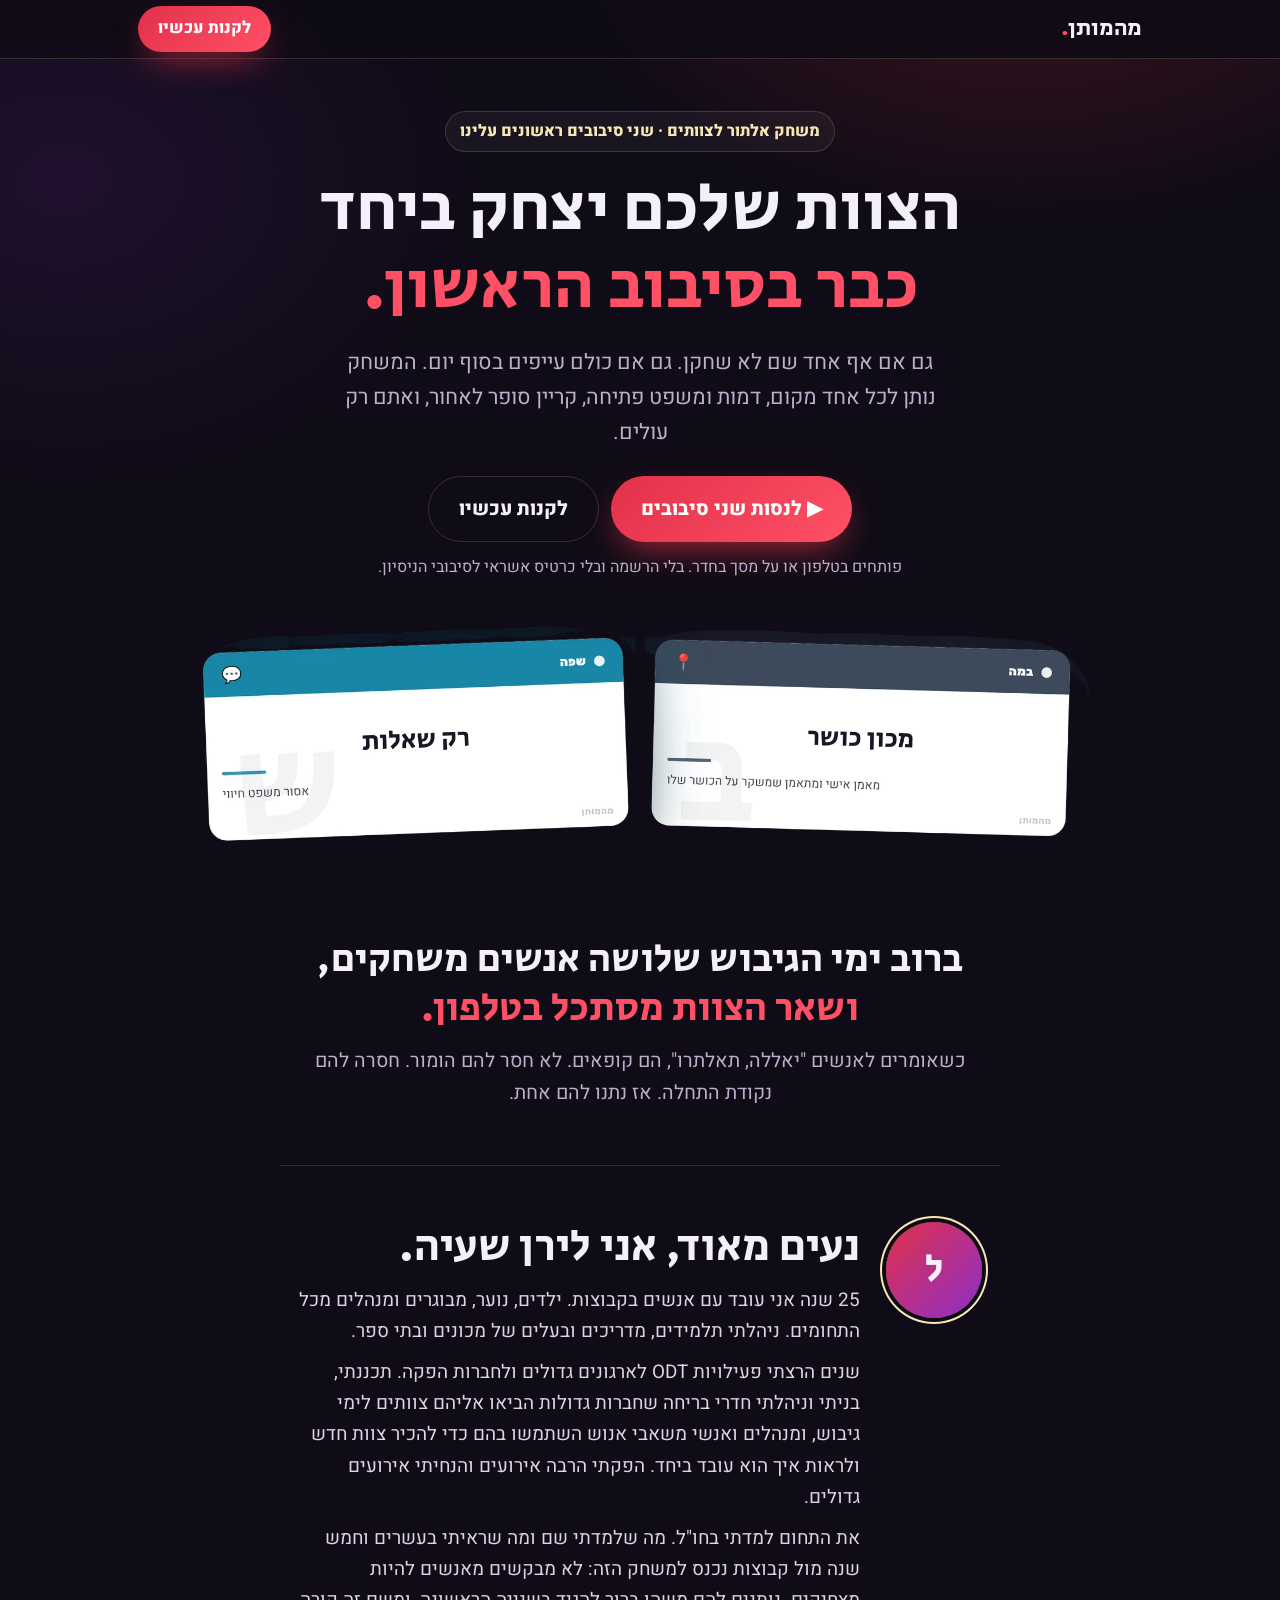
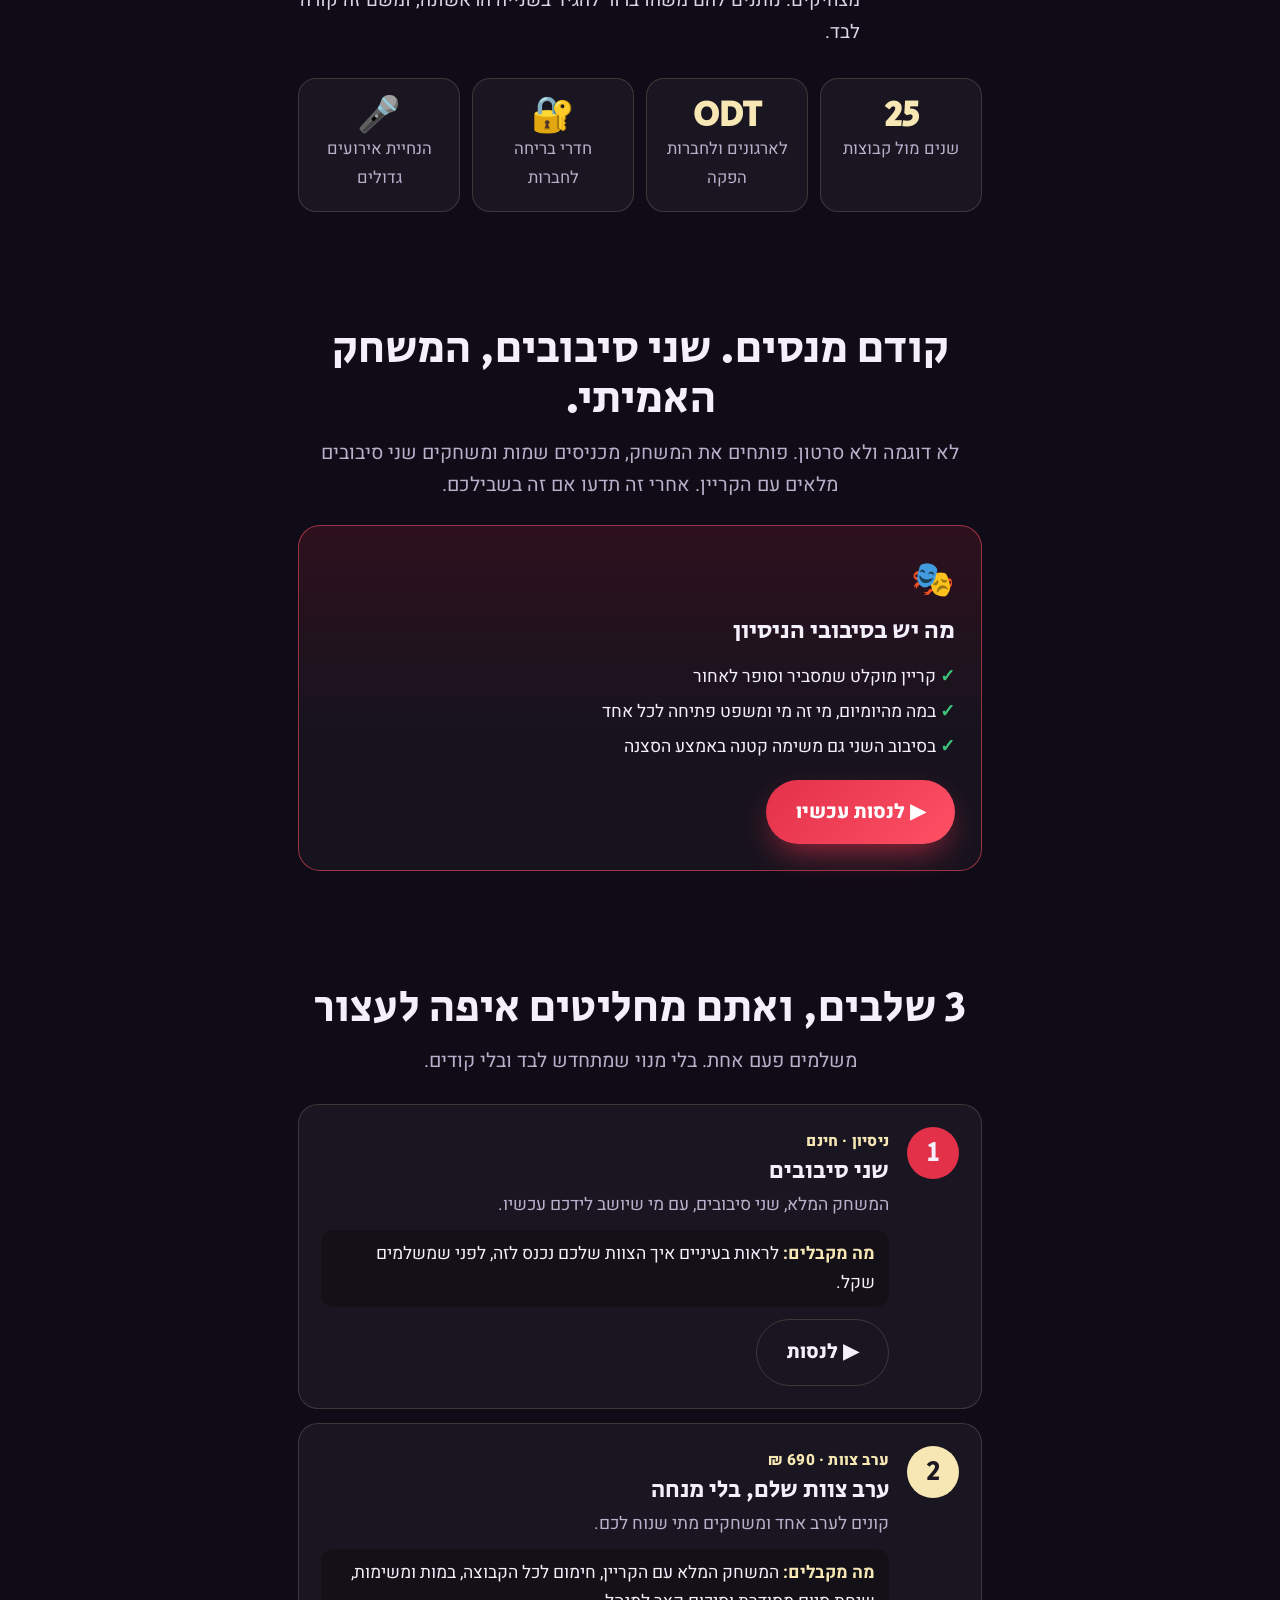
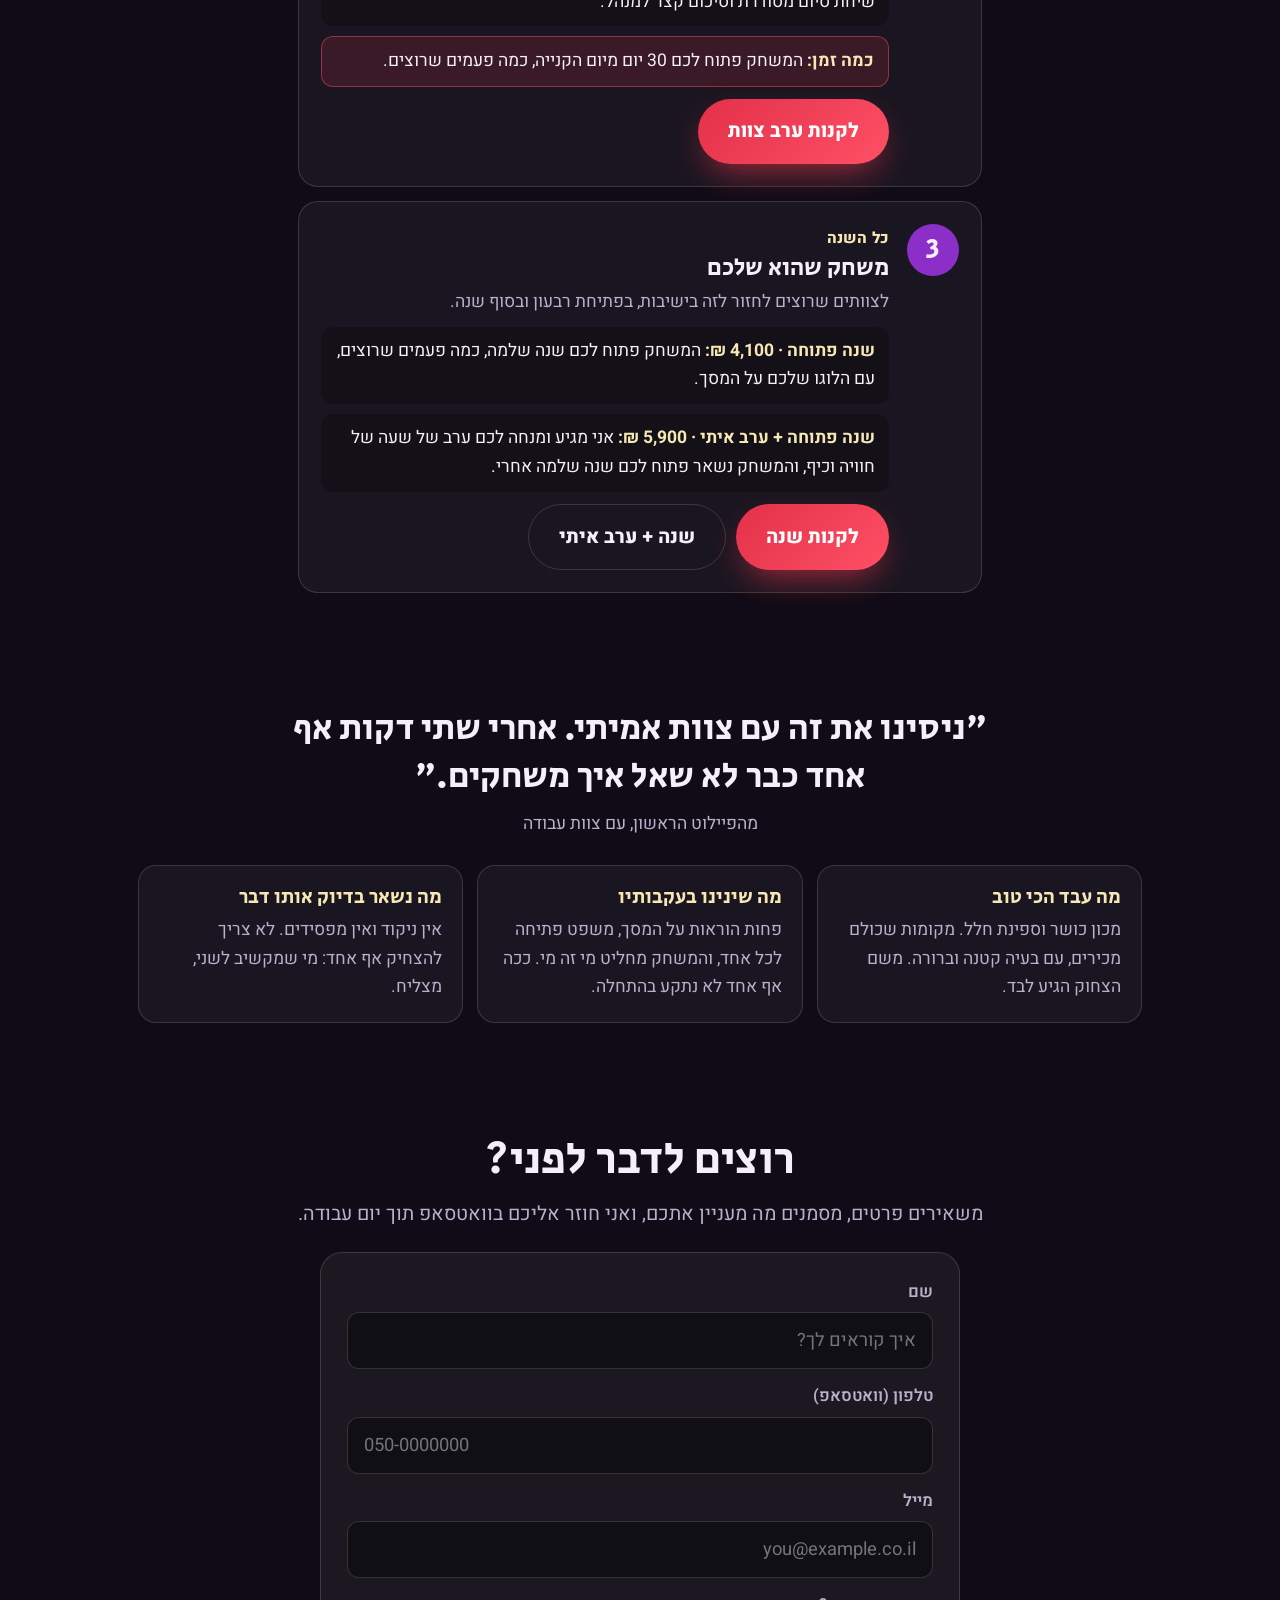
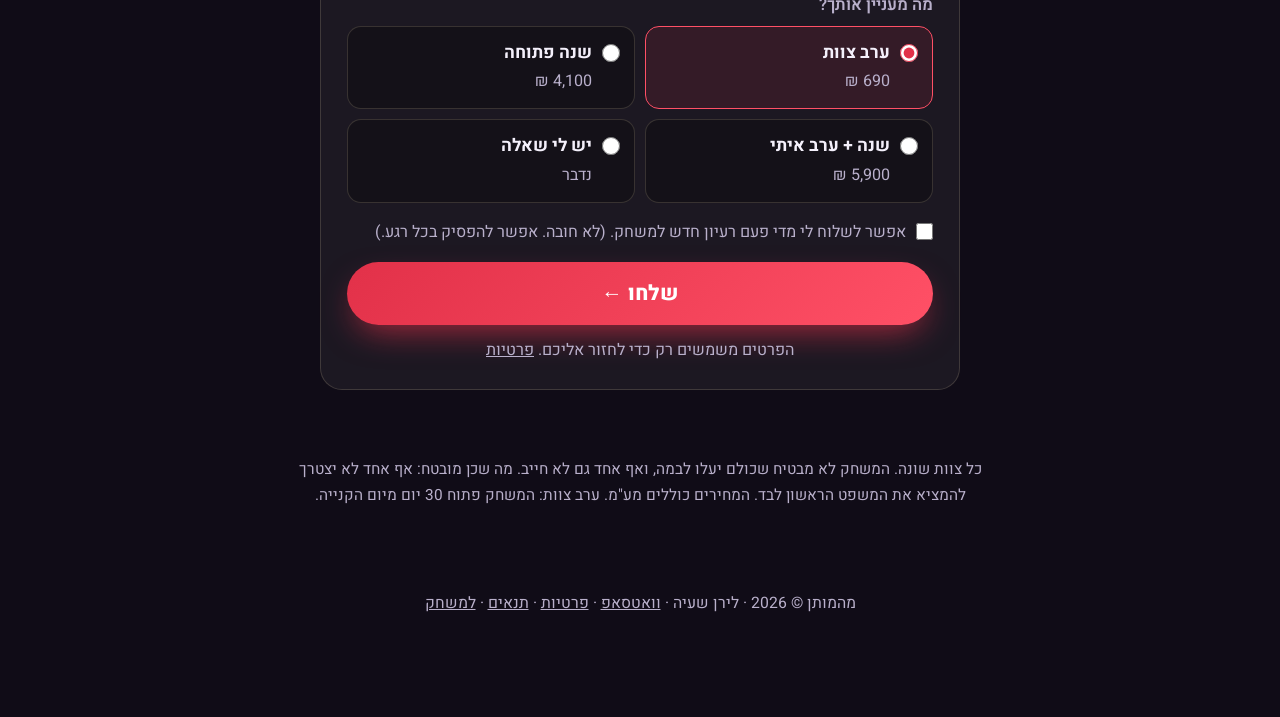
<file: free/index.html>
<!DOCTYPE html>
<html lang="he" dir="rtl">
<head>
<meta charset="UTF-8"><meta name="viewport" content="width=device-width, initial-scale=1.0">
<title>מהמותן | הצוות שלכם יצחק ביחד</title>
<meta name="description" content="משחק אלתור לצוותים, בלי מנחה ובלי הכנה. שני סיבובים ראשונים בחינם, ואז קונים ישר.">
<meta property="og:title" content="הצוות שלכם יצחק ביחד כבר בסיבוב הראשון">
<meta property="og:description" content="משחק אלתור לצוותים, בלי מנחה ובלי הכנה. שני סיבובים ראשונים בחינם.">
<meta property="og:image" content="https://mehamoten.onrender.com/free/og.jpg">
<meta property="og:image:width" content="1200"><meta property="og:image:height" content="630">
<meta property="og:url" content="https://mehamoten.onrender.com/free/">
<meta property="og:type" content="website">
<meta name="twitter:card" content="summary_large_image">
<link rel="icon" type="image/svg+xml" href="../app/icons/favicon.svg">
<link rel="preconnect" href="https://fonts.googleapis.com"><link rel="preconnect" href="https://fonts.gstatic.com" crossorigin>
<link href="https://fonts.googleapis.com/css2?family=Secular+One&family=Heebo:wght@400;600;800&display=swap" rel="stylesheet">
<style>
:root{--stage:#100c17;--stage2:#14101d;--red:#e23149;--red2:#ff5066;--gold:#f6e7b4;--ink:#f4f0fb;--muted:#b9b0cb;--line:rgba(246,231,180,.16);--card:rgba(255,255,255,.045)}
*{box-sizing:border-box;margin:0;padding:0}
html{font-size:17.5px;scroll-behavior:smooth}
body{font-family:'Heebo',sans-serif;background:var(--stage);color:var(--ink);line-height:1.65;-webkit-font-smoothing:antialiased;overflow-x:hidden}
body::before{content:"";position:fixed;inset:0;z-index:0;pointer-events:none;background:radial-gradient(800px 500px at 80% -8%,rgba(226,49,73,.22),transparent 60%),radial-gradient(700px 520px at 5% 20%,rgba(140,47,201,.13),transparent 60%)}
header,section,footer,.top{position:relative;z-index:1}
h1,h2,h3{font-family:'Secular One',sans-serif;font-weight:400;line-height:1.15}
a{color:inherit}
.wrap{max-width:1040px;margin:0 auto;padding:0 18px}
.narrow{max-width:720px;margin:0 auto}
.btn{display:inline-flex;align-items:center;justify-content:center;gap:.5rem;font-family:'Heebo';font-weight:800;font-size:1.12rem;padding:16px 30px;border-radius:999px;border:none;cursor:pointer;text-decoration:none;color:#fff;background:linear-gradient(135deg,var(--red),var(--red2));box-shadow:0 14px 34px -10px rgba(226,49,73,.75);transition:transform .2s}
.btn.ghost{background:transparent;border:1.5px solid var(--line);box-shadow:none;color:var(--ink)}
.btn:hover{transform:translateY(-2px)}
.btn:focus-visible,a:focus-visible,input:focus-visible,label:focus-within{outline:3px solid var(--gold);outline-offset:3px}
.eyebrow{display:inline-block;font-size:.92rem;font-weight:800;color:var(--gold);border:1px solid var(--line);background:var(--card);border-radius:999px;padding:6px 14px}
.small{font-size:.92rem;color:var(--muted)}
/* top */
.top{position:sticky;top:0;z-index:50;background:rgba(16,12,23,.9);backdrop-filter:blur(12px);border-bottom:1px solid var(--line)}
.top .wrap{display:flex;align-items:center;justify-content:space-between;height:58px}
.logo{font-family:'Secular One';font-size:1.3rem;text-decoration:none}.logo span{color:var(--red2)}
.top .btn{padding:9px 20px;font-size:.95rem}
/* hero */
.hero{padding:52px 0 24px;text-align:center}
.hero h1{font-size:clamp(2.2rem,6vw,3.9rem);margin-top:18px}
.hero h1 em{font-style:normal;color:var(--red2)}
.sub{margin:18px auto 26px;font-size:1.22rem;color:var(--muted);max-width:620px}
.free-line{margin-top:12px}
.cards{display:grid;grid-template-columns:1fr 1fr;gap:10px;max-width:900px;margin:40px auto 0}
.cards img{width:100%;height:auto;display:block}
/* blocks */
.sec{padding:56px 0}
.sec h2{font-size:clamp(1.7rem,4vw,2.5rem);margin-bottom:12px}
.center{text-align:center}
.punch{font-family:'Secular One';font-size:clamp(1.5rem,3.6vw,2.2rem);line-height:1.25}
.punch span{color:var(--red2)}
.para{color:var(--muted);font-size:1.12rem;margin-top:12px}
.divider{height:1px;background:var(--line);max-width:720px;margin:0 auto}
/* about */
.about{display:grid;grid-template-columns:auto 1fr;gap:26px;align-items:start}
.badge{width:96px;height:96px;border-radius:50%;background:linear-gradient(135deg,var(--red),#8c2fc9);display:flex;align-items:center;justify-content:center;font-family:'Secular One';font-size:2.2rem;box-shadow:0 0 0 4px var(--stage),0 0 0 6px var(--gold)}
.about p{color:#dcd5e6;font-size:1.08rem;margin-top:10px}
.stats{display:grid;grid-template-columns:repeat(4,1fr);gap:12px;margin-top:30px}
.stat{background:var(--card);border:1px solid var(--line);border-radius:18px;padding:18px 14px;text-align:center}
.stat b{display:block;font-family:'Secular One';font-size:2rem;color:var(--gold);line-height:1.1}
.stat span{font-size:.95rem;color:var(--muted)}
/* offer */
.offers{display:grid;grid-template-columns:1fr 1fr;gap:16px;margin-top:26px}
.offer{background:var(--card);border:1px solid var(--line);border-radius:22px;padding:26px;display:flex;flex-direction:column}
.offer.hot{border-color:rgba(255,80,102,.55);background:linear-gradient(180deg,rgba(226,49,73,.14),rgba(255,255,255,.03) 60%)}
.offer .ic{font-size:2rem}
.offer h3{font-size:1.45rem;margin:6px 0 6px}
.offer p{color:var(--muted)}
.offer ul{list-style:none;margin:12px 0 18px;display:grid;gap:6px}
.offer li::before{content:"✓ ";color:#3cc47a;font-weight:800}
.offer .price{margin-top:auto;font-family:'Secular One';font-size:1.6rem;color:var(--gold)}
.offer .price .pn{display:block;font-family:'Heebo';font-size:1rem;color:var(--muted);margin-inline-start:6px}
/* plan */
.plan{display:grid;gap:14px;margin-top:26px}
.stage{display:grid;grid-template-columns:auto 1fr;gap:18px;background:var(--card);border:1px solid var(--line);border-radius:20px;padding:22px}
.num{width:52px;height:52px;border-radius:50%;background:var(--red);font-family:'Secular One';font-size:1.6rem;display:flex;align-items:center;justify-content:center}
.stage.s2 .num{background:var(--gold);color:#1c1720}.stage.s3 .num{background:#8c2fc9}
.stage .lbl{font-size:.88rem;font-weight:800;color:var(--gold);letter-spacing:.2px}
.stage h3{font-size:1.35rem;margin:2px 0 6px}
.stage p{color:var(--muted)}
.get{margin-top:10px;background:rgba(0,0,0,.28);border-radius:12px;padding:10px 14px;font-size:1rem}
.get b{color:var(--gold)}
/* proof */
.quote{font-family:'Secular One';font-size:clamp(1.4rem,3.4vw,2rem);line-height:1.35;text-align:center}
.quote small{display:block;font-family:'Heebo';font-size:1rem;color:var(--muted);margin-top:12px}
.proof{display:grid;grid-template-columns:repeat(3,1fr);gap:14px;margin-top:30px}
.proof div{background:var(--card);border:1px solid var(--line);border-radius:18px;padding:20px}
.proof h3{font-size:1.15rem;margin-bottom:6px;color:var(--gold)}
.proof p{color:var(--muted);font-size:1rem}
/* ticket + form */
.ticket{display:grid;grid-template-columns:1fr auto;border-radius:22px;overflow:hidden;border:1px solid rgba(255,80,102,.5);margin:26px auto 0;max-width:640px;background:linear-gradient(120deg,rgba(226,49,73,.16),rgba(140,47,201,.12))}
.ticket .l{padding:22px 24px}
.ticket .l h3{font-size:1.35rem}
.ticket dl{display:grid;grid-template-columns:auto 1fr;gap:4px 14px;margin-top:10px;font-size:1rem}
.ticket dt{color:var(--muted)}.ticket dd{font-weight:600}
.ticket .r{border-inline-start:2px dashed rgba(246,231,180,.35);padding:22px;display:flex;flex-direction:column;align-items:center;justify-content:center;text-align:center;min-width:130px}
.ticket .r b{font-family:'Secular One';font-size:2.4rem;color:var(--gold);line-height:1}
.ticket .r span{font-size:.85rem;color:var(--muted)}
.form{max-width:640px;margin:22px auto 0;background:rgba(255,255,255,.05);border:1px solid var(--line);border-radius:22px;padding:26px}
.form label.f{display:block;font-weight:600;font-size:.95rem;color:var(--muted);margin:0 0 6px}
.form input[type=text],.form input[type=tel],.form input[type=email]{width:100%;padding:14px 16px;border-radius:12px;background:rgba(0,0,0,.35);border:1px solid var(--line);color:var(--ink);font-family:'Heebo';font-size:1.05rem;margin-bottom:14px}
.form input:focus{outline:none;border-color:var(--red2)}
.choice{display:grid;grid-template-columns:1fr 1fr;gap:10px;margin:2px 0 16px}
.choice label{display:flex;gap:10px;align-items:flex-start;background:rgba(0,0,0,.28);border:1px solid var(--line);border-radius:14px;padding:12px 14px;cursor:pointer;font-size:1rem}
.choice input{margin-top:5px;accent-color:#e23149;width:18px;height:18px;flex:none}
.choice label:has(input:checked){border-color:var(--red2);background:rgba(226,49,73,.12)}
.consent{display:flex;gap:10px;align-items:flex-start;font-size:.92rem;color:var(--muted);margin-bottom:16px}
.consent input{margin-top:4px;accent-color:#e23149;width:17px;height:17px;flex:none}
.form .btn{width:100%;font-size:1.2rem}
.thanks{display:none;max-width:640px;margin:22px auto 0;text-align:center;background:rgba(44,158,91,.12);border:1px solid rgba(44,158,91,.5);border-radius:22px;padding:28px}
.thanks h3{font-size:1.6rem;margin-bottom:8px}
.thanks p{color:#cfe9da;margin-bottom:16px}
.disclaimer{max-width:720px;margin:0 auto;font-size:.88rem;color:var(--muted);text-align:center;line-height:1.7}
footer{padding:26px 0 100px;text-align:center;color:var(--muted);font-size:.9rem}
.sticky{position:fixed;bottom:0;right:0;left:0;z-index:60;padding:10px 14px;background:rgba(16,12,23,.94);backdrop-filter:blur(10px);border-top:1px solid var(--line);display:none}
.sticky .btn{width:100%;padding:13px}
@media(max-width:860px){.offers,.proof{grid-template-columns:1fr}.stats{grid-template-columns:1fr 1fr}.cards{grid-template-columns:1fr;max-width:440px;gap:2px}.sticky{display:block}.top .btn{display:none}.about{grid-template-columns:1fr;justify-items:center;text-align:center}.choice{grid-template-columns:1fr}.ticket{grid-template-columns:1fr}.ticket .r{border-inline-start:none;border-top:2px dashed rgba(246,231,180,.35);flex-direction:row;gap:12px}}
@media (prefers-reduced-motion:reduce){*{scroll-behavior:auto!important;transition:none!important}}
</style>
</head>
<body>

<div class="top"><div class="wrap">
  <a class="logo" href="../">מהמותן<span>.</span></a>
  <a class="btn" href="#prices">לקנות עכשיו</a>
</div></div>

<header class="hero"><div class="wrap">
  <span class="eyebrow">משחק אלתור לצוותים · שני סיבובים ראשונים עלינו</span>
  <h1>הצוות שלכם יצחק ביחד<br><em>כבר בסיבוב הראשון.</em></h1>
  <p class="sub">גם אם אף אחד שם לא שחקן. גם אם כולם עייפים בסוף יום. המשחק נותן לכל אחד מקום, דמות ומשפט פתיחה, קריין סופר לאחור, ואתם רק עולים.</p>
  <div class="ctas" style="display:flex;gap:12px;justify-content:center;flex-wrap:wrap">
    <a class="btn" href="https://mehamoten.onrender.com/app/?preset=team" target="_blank" rel="noopener">▶ לנסות שני סיבובים</a>
    <a class="btn ghost" href="#prices">לקנות עכשיו</a>
  </div>
  <p class="small free-line">פותחים בטלפון או על מסך בחדר. בלי הרשמה ובלי כרטיס אשראי לסיבובי הניסיון.</p>
  <div class="cards">
    <img src="card-set.webp" width="800" height="421" alt="קלף במה מתוך המשחק: מכון כושר, מאמן אישי ומתאמן שמשקר על הכושר שלו">
    <img src="card-con.webp" width="790" height="418" alt="קלף אילוץ מתוך המשחק: רק שאלות">
  </div>
</div></header>

<section class="sec"><div class="wrap narrow center">
  <p class="punch">ברוב ימי הגיבוש שלושה אנשים משחקים,<br><span>ושאר הצוות מסתכל בטלפון.</span></p>
  <p class="para">כשאומרים לאנשים "יאללה, תאלתרו", הם קופאים. לא חסר להם הומור. חסרה להם נקודת התחלה. אז נתנו להם אחת.</p>
</div></section>

<div class="divider"></div>

<section class="sec"><div class="wrap narrow">
  <div class="about">
    <div class="badge" aria-hidden="true">ל</div>
    <div>
      <h2>נעים מאוד, אני לירן שעיה.</h2>
      <p>25 שנה אני עובד עם אנשים בקבוצות. ילדים, נוער, מבוגרים ומנהלים מכל התחומים. ניהלתי תלמידים, מדריכים ובעלים של מכונים ובתי ספר.</p>
      <p>שנים הרצתי פעילויות ODT לארגונים גדולים ולחברות הפקה. תכננתי, בניתי וניהלתי חדרי בריחה שחברות גדולות הביאו אליהם צוותים לימי גיבוש, ומנהלים ואנשי משאבי אנוש השתמשו בהם כדי להכיר צוות חדש ולראות איך הוא עובד ביחד. הפקתי הרבה אירועים והנחיתי אירועים גדולים.</p>
      <p>את התחום למדתי בחו"ל. מה שלמדתי שם ומה שראיתי בעשרים וחמש שנה מול קבוצות נכנס למשחק הזה: לא מבקשים מאנשים להיות מצחיקים. נותנים להם משהו ברור להגיד בשנייה הראשונה, ומשם זה קורה לבד.</p>
    </div>
  </div>
  <div class="stats">
    <div class="stat"><b>25</b><span>שנים מול קבוצות</span></div>
    <div class="stat"><b>ODT</b><span>לארגונים ולחברות הפקה</span></div>
    <div class="stat"><b>🔐</b><span>חדרי בריחה לחברות</span></div>
    <div class="stat"><b>🎤</b><span>הנחיית אירועים גדולים</span></div>
  </div>
</div></section>

<section class="sec" id="free"><div class="wrap narrow">
  <div class="center">
    <h2>קודם מנסים. שני סיבובים, המשחק האמיתי.</h2>
    <p class="para">לא דוגמה ולא סרטון. פותחים את המשחק, מכניסים שמות ומשחקים שני סיבובים מלאים עם הקריין. אחרי זה תדעו אם זה בשבילכם.</p>
  </div>
  <div class="offer hot" style="margin-top:24px">
    <div class="ic">🎭</div>
    <h3>מה יש בסיבובי הניסיון</h3>
    <ul><li>קריין מוקלט שמסביר וסופר לאחור</li><li>במה מהיומיום, מי זה מי ומשפט פתיחה לכל אחד</li><li>בסיבוב השני גם משימה קטנה באמצע הסצנה</li></ul>
    <a class="btn" href="https://mehamoten.onrender.com/app/?preset=team" target="_blank" rel="noopener" style="align-self:flex-start">▶ לנסות עכשיו</a>
  </div>
</div></section>

<section class="sec" id="prices"><div class="wrap narrow">
  <div class="center">
    <h2>3 שלבים, ואתם מחליטים איפה לעצור</h2>
    <p class="para">משלמים פעם אחת. בלי מנוי שמתחדש לבד ובלי קודים.</p>
  </div>
  <div class="plan">
    <div class="stage">
      <div class="num">1</div>
      <div><span class="lbl">ניסיון · חינם</span><h3>שני סיבובים</h3>
      <p>המשחק המלא, שני סיבובים, עם מי שיושב לידכם עכשיו.</p>
      <div class="get"><b>מה מקבלים:</b> לראות בעיניים איך הצוות שלכם נכנס לזה, לפני שמשלמים שקל.</div>
      <a class="btn ghost" href="https://mehamoten.onrender.com/app/?preset=team" target="_blank" rel="noopener" style="margin-top:12px">▶ לנסות</a></div>
    </div>
    <div class="stage s2">
      <div class="num">2</div>
      <div><span class="lbl">ערב צוות · 690 ₪</span><h3>ערב צוות שלם, בלי מנחה</h3>
      <p>קונים לערב אחד ומשחקים מתי שנוח לכם.</p>
      <div class="get"><b>מה מקבלים:</b> המשחק המלא עם הקריין, חימום לכל הקבוצה, במות ומשימות, שיחת סיום מסודרת וסיכום קצר למנהל.</div>
      <div class="get" style="background:rgba(226,49,73,.16);border:1px solid rgba(255,80,102,.45)"><b>כמה זמן:</b> המשחק פתוח לכם 30 יום מיום הקנייה, כמה פעמים שרוצים.</div>
      <a data-buy="event" class="btn" href="https://wa.me/972506325398?text=%D7%94%D7%99%D7%99%20%D7%9C%D7%99%D7%A8%D7%9F%2C%20%D7%90%D7%A0%D7%99%20%D7%A8%D7%95%D7%A6%D7%94%20%D7%9C%D7%A7%D7%A0%D7%95%D7%AA%20%D7%A2%D7%A8%D7%91%20%D7%A6%D7%95%D7%95%D7%AA%20%D7%A9%D7%9C%20%D7%9E%D7%94%D7%9E%D7%95%D7%AA%D7%9F%20%28690%20%E2%82%AA%29." target="_blank" rel="noopener" style="margin-top:12px">לקנות ערב צוות</a></div>
    </div>
    <div class="stage s3">
      <div class="num">3</div>
      <div><span class="lbl">כל השנה</span><h3>משחק שהוא שלכם</h3>
      <p>לצוותים שרוצים לחזור לזה בישיבות, בפתיחת רבעון ובסוף שנה.</p>
      <div class="get"><b>שנה פתוחה · 4,100 ₪:</b> המשחק פתוח לכם שנה שלמה, כמה פעמים שרוצים, עם הלוגו שלכם על המסך.</div>
      <div class="get"><b>שנה פתוחה + ערב איתי · 5,900 ₪:</b> אני מגיע ומנחה לכם ערב של שעה של חוויה וכיף, והמשחק נשאר פתוח לכם שנה שלמה אחרי.</div>
      <div style="display:flex;gap:10px;flex-wrap:wrap;margin-top:12px">
        <a data-buy="year" class="btn" href="https://wa.me/972506325398?text=%D7%94%D7%99%D7%99%20%D7%9C%D7%99%D7%A8%D7%9F%2C%20%D7%90%D7%A0%D7%99%20%D7%A8%D7%95%D7%A6%D7%94%20%D7%9C%D7%A7%D7%A0%D7%95%D7%AA%20%D7%9E%D7%94%D7%9E%D7%95%D7%AA%D7%9F%20%D7%9C%D7%A9%D7%A0%D7%94%20%284%2C100%20%E2%82%AA%29." target="_blank" rel="noopener">לקנות שנה</a>
        <a data-buy="yearPlus" class="btn ghost" href="https://wa.me/972506325398?text=%D7%94%D7%99%D7%99%20%D7%9C%D7%99%D7%A8%D7%9F%2C%20%D7%90%D7%A0%D7%99%20%D7%A8%D7%95%D7%A6%D7%94%20%D7%90%D7%AA%20%D7%94%D7%97%D7%91%D7%99%D7%9C%D7%94%20%D7%94%D7%A9%D7%A0%D7%AA%D7%99%D7%AA%20%D7%A2%D7%9D%20%D7%A1%D7%93%D7%A0%D7%94%20%285%2C900%20%E2%82%AA%29." target="_blank" rel="noopener">שנה + ערב איתי</a>
      </div></div>
    </div>
  </div>
</div></section>

<section class="sec"><div class="wrap">
  <p class="quote narrow">"ניסינו את זה עם צוות אמיתי. אחרי שתי דקות אף אחד כבר לא שאל איך משחקים."<small>מהפיילוט הראשון, עם צוות עבודה</small></p>
  <div class="proof">
    <div><h3>מה עבד הכי טוב</h3><p>מכון כושר וספינת חלל. מקומות שכולם מכירים, עם בעיה קטנה וברורה. משם הצחוק הגיע לבד.</p></div>
    <div><h3>מה שינינו בעקבותיו</h3><p>פחות הוראות על המסך, משפט פתיחה לכל אחד, והמשחק מחליט מי זה מי. ככה אף אחד לא נתקע בהתחלה.</p></div>
    <div><h3>מה נשאר בדיוק אותו דבר</h3><p>אין ניקוד ואין מפסידים. לא צריך להצחיק אף אחד: מי שמקשיב לשני, מצליח.</p></div>
  </div>
</div></section>

<section class="sec" id="join"><div class="wrap">
  <div class="center">
    <h2>רוצים לדבר לפני?</h2>
    <p class="para narrow">משאירים פרטים, מסמנים מה מעניין אתכם, ואני חוזר אליכם בוואטסאפ תוך יום עבודה.</p>
  </div>

  <form class="form" id="form" data-mm-form data-mm-page="free" data-mm-thanks="#thanks" data-mm-hide=".sticky" action="" method="POST">
    <input type="text" name="_honey" style="display:none" tabindex="-1" autocomplete="off" aria-hidden="true">
    <label class="f" for="nm">שם</label><input id="nm" type="text" name="name" required autocomplete="name" placeholder="איך קוראים לך?">
    <label class="f" for="ph">טלפון (וואטסאפ)</label><input id="ph" type="tel" name="phone" required autocomplete="tel" inputmode="tel" pattern="[0-9+\-\s]{9,15}" placeholder="050-0000000">
    <label class="f" for="em">מייל</label><input id="em" type="email" name="email" required autocomplete="email" placeholder="you@example.co.il">
    <span style="display:block;font-weight:600;font-size:.95rem;color:var(--muted);margin-bottom:6px">מה מעניין אותך?</span>
    <div class="choice" role="radiogroup">
      <label><input type="radio" name="want" value="ערב צוות 690" checked><span><b>ערב צוות</b><br><span class="small">690 ₪</span></span></label>
      <label><input type="radio" name="want" value="שנה פתוחה 4,100"><span><b>שנה פתוחה</b><br><span class="small">4,100 ₪</span></span></label>
      <label><input type="radio" name="want" value="שנה + ערב עם לירן 5,900"><span><b>שנה + ערב איתי</b><br><span class="small">5,900 ₪</span></span></label>
      <label><input type="radio" name="want" value="שאלה"><span><b>יש לי שאלה</b><br><span class="small">נדבר</span></span></label>
    </div>
    <label class="consent"><input type="checkbox" name="updates" value="כן">אפשר לשלוח לי מדי פעם רעיון חדש למשחק. (לא חובה. אפשר להפסיק בכל רגע.)</label>
    <button class="btn" type="submit">שלחו ←</button>
    <p class="small" style="text-align:center;margin-top:12px">הפרטים משמשים רק כדי לחזור אליכם. <a href="../app/privacy.html">פרטיות</a></p>
  </form>

  <div class="thanks" id="thanks">
    <h3>תודה! קיבלתי 🙌</h3>
    <p>אחזור אליכם בוואטסאפ תוך יום עבודה. בינתיים אפשר לשחק את שני סיבובי הניסיון.</p>
    <a class="btn" href="https://mehamoten.onrender.com/app/?preset=team" target="_blank" rel="noopener">▶ לנסות עכשיו</a>
  </div>
</div></section>

<section class="sec" style="padding-top:10px"><div class="wrap">
  <p class="disclaimer">כל צוות שונה. המשחק לא מבטיח שכולם יעלו לבמה, ואף אחד גם לא חייב. מה שכן מובטח: אף אחד לא יצטרך להמציא את המשפט הראשון לבד. המחירים כוללים מע"מ. ערב צוות: המשחק פתוח 30 יום מיום הקנייה.</p>
</div></section>

<footer>מהמותן © 2026 · לירן שעיה · <a href="https://wa.me/972506325398" target="_blank" rel="noopener">וואטסאפ</a> · <a href="../app/privacy.html">פרטיות</a> · <a href="../terms.html">תנאים</a> · <a href="../app/">למשחק</a></footer>

<div class="sticky"><a class="btn" href="https://mehamoten.onrender.com/app/?preset=team" target="_blank" rel="noopener">▶ לנסות שני סיבובים</a></div>

<script src="../site.js?v=2.6.8"></script>
</body>
</html>
</file>
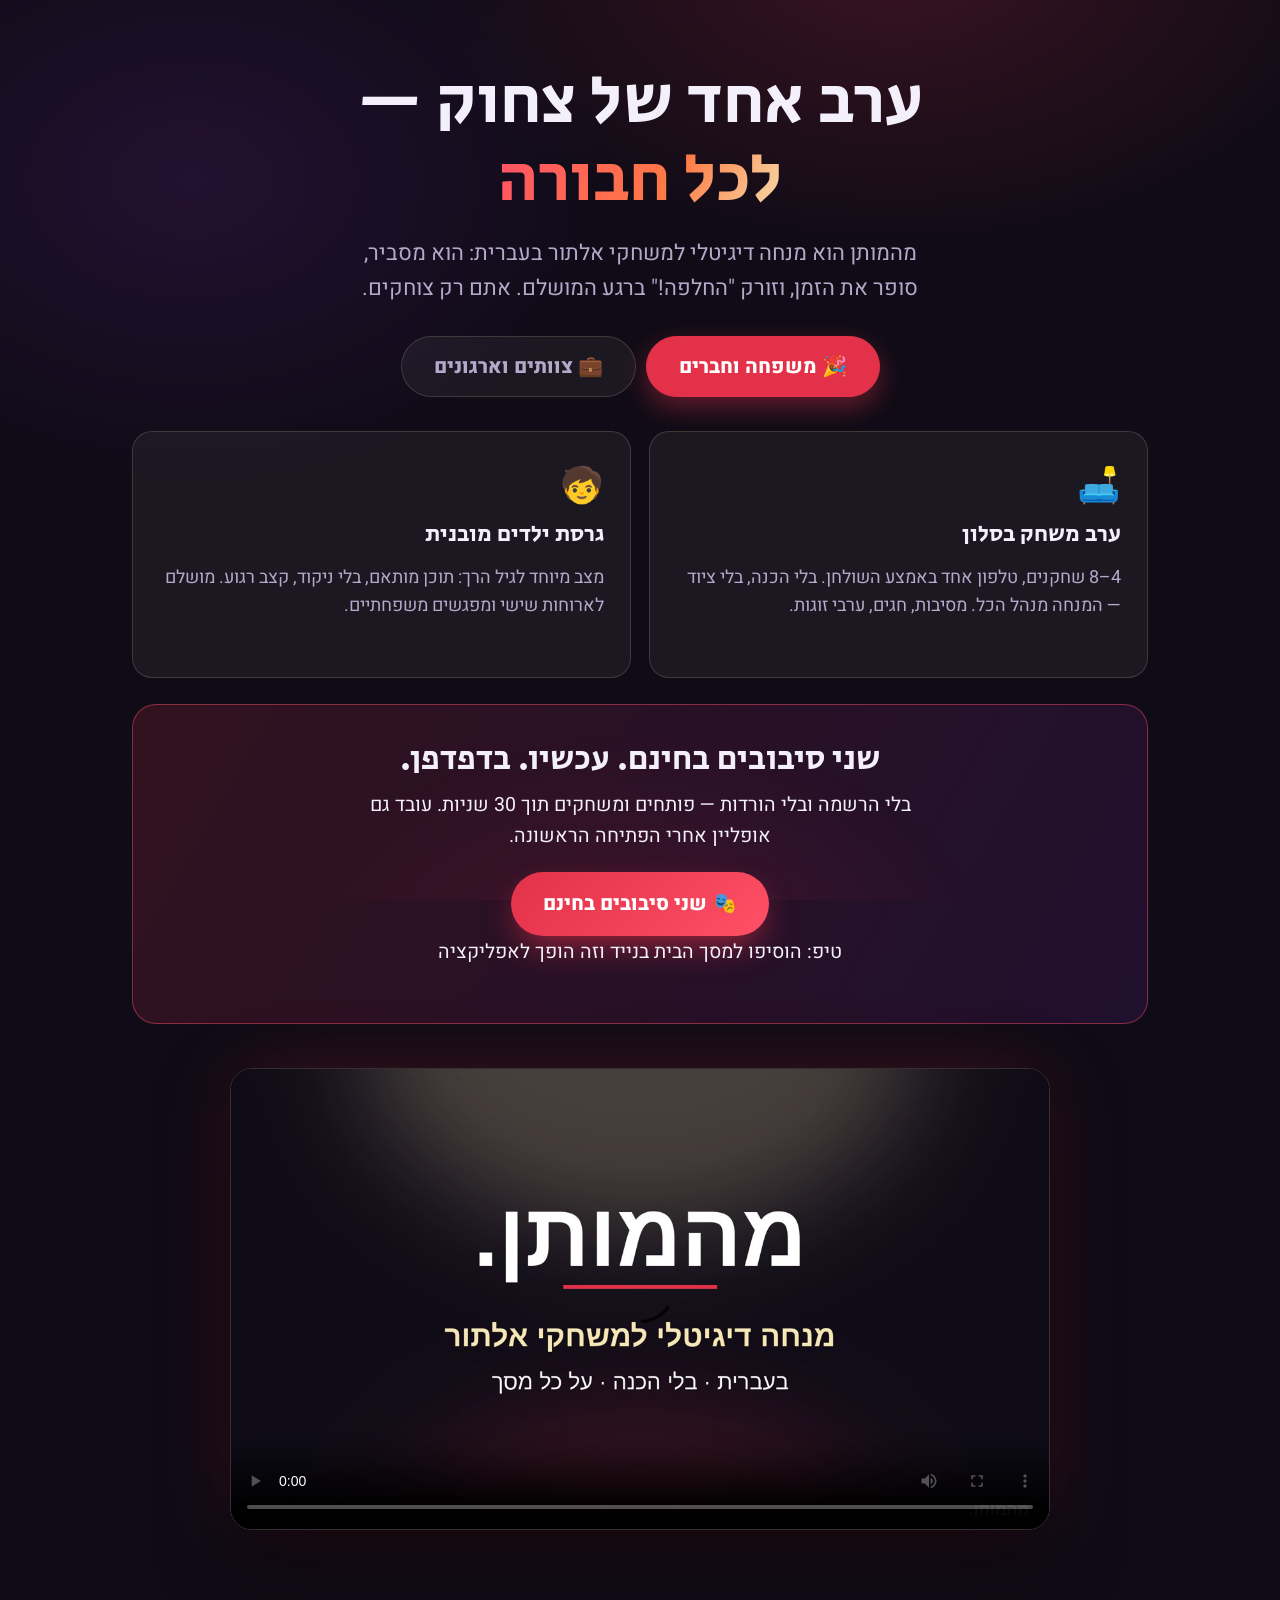
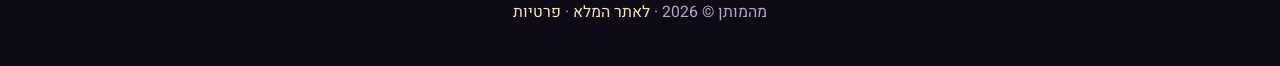
<file: go/index.html>
<!DOCTYPE html>
<html lang="he" dir="rtl">
<head>
<meta charset="UTF-8"><meta name="viewport" content="width=device-width, initial-scale=1.0">
<title>מהמותן — ערב אחד של צחוק, לכל חבורה</title>
<meta name="description" content="משחק אלתור עם מנחה דיגיטלי בעברית, לצוותים בעבודה, למשפחות ולחברים. שחקו שני סיבובים בחינם.">
<meta property="og:title" content="מהמותן — ערב אחד של צחוק, לכל חבורה">
<meta property="og:image" content="https://mehamoten.onrender.com/brand/hero.png">
<link rel="icon" type="image/svg+xml" href="../app/icons/favicon.svg">
<link href="https://fonts.googleapis.com/css2?family=Secular+One&family=Heebo:wght@400;600;800&display=swap" rel="stylesheet">
<style>
:root{--stage:#100c17;--red:#e23149;--red2:#ff5066;--gold:#f6e7b4;--ink:#f4f0fb;--muted:#b3a9c9;--line:rgba(246,231,180,.16);--card:rgba(255,255,255,.05);--teal:#1786a6}
*{box-sizing:border-box;margin:0;padding:0}
html{font-size:17.5px;scroll-behavior:smooth}
body{font-family:'Heebo',sans-serif;background:var(--stage);color:var(--ink);line-height:1.6}
body::before{content:"";position:fixed;inset:0;z-index:0;pointer-events:none;background:radial-gradient(800px 500px at 70% -5%,rgba(226,49,73,.2),transparent 60%),radial-gradient(700px 500px at 15% 20%,rgba(140,47,201,.15),transparent 60%),radial-gradient(600px 400px at 50% 108%,rgba(226,49,73,.13),transparent 60%)}
h1,h2,h3{font-family:'Secular One';font-weight:400;line-height:1.14}
section{position:relative;z-index:1}
.wrap{max-width:1060px;margin:0 auto;padding:0 22px}
.btn{display:inline-flex;align-items:center;justify-content:center;gap:.5rem;font-weight:800;font-size:1.15rem;padding:16px 32px;border-radius:999px;border:none;cursor:pointer;text-decoration:none;color:#fff;background:linear-gradient(135deg,var(--red),var(--red2));box-shadow:0 14px 34px -8px rgba(226,49,73,.7);transition:transform .2s}
.btn:hover{transform:translateY(-2px)}
.btn.gold{background:linear-gradient(135deg,var(--gold),#ffeec0);color:#2a2014;box-shadow:0 14px 30px -10px rgba(246,231,180,.5)}
.hero{padding:64px 0 30px;text-align:center}
.hero h1{font-size:clamp(2.3rem,5.5vw,3.9rem)}
.hero h1 em{font-style:normal;background:linear-gradient(120deg,#ff5066,#ff7a45 60%,#f6e7b4);-webkit-background-clip:text;background-clip:text;color:transparent}
.hero p{color:var(--muted);font-size:1.25rem;max-width:600px;margin:16px auto 30px}
/* tabs */
.tabs{display:flex;gap:10px;justify-content:center;margin-bottom:34px;flex-wrap:wrap}
.tab{font-family:'Heebo';font-weight:800;font-size:1.15rem;padding:15px 32px;border-radius:999px;border:1px solid var(--line);background:var(--card);color:var(--muted);cursor:pointer;transition:all .2s}
.tab.on{background:var(--red);border-color:var(--red);color:#fff;box-shadow:0 10px 26px rgba(226,49,73,.4)}
.pane{display:none;animation:in .4s}
.pane.on{display:block}
@keyframes in{from{opacity:0;transform:translateY(14px)}to{opacity:1}}
.duo{display:grid;grid-template-columns:1fr 1fr;gap:18px;margin-bottom:26px}
.c{background:var(--card);border:1px solid var(--line);border-radius:20px;padding:26px;text-align:right}
.c .e{font-size:2rem}.c h3{font-size:1.3rem;margin:8px 0}.c p{color:var(--muted);font-size:1.03rem}
.cta{background:linear-gradient(120deg,rgba(226,49,73,.16),rgba(140,47,201,.13));border:1px solid rgba(255,80,102,.45);border-radius:24px;padding:36px;text-align:center}
.cta h2{margin-bottom:10px;font-size:1.9rem}
.cta p{color:var(--ink);font-size:1.12rem;max-width:560px;margin:0 auto 20px}
.small{font-size:.95rem;color:var(--muted);margin-top:12px}
.vid{max-width:820px;margin:44px auto 0;border-radius:22px;overflow:hidden;border:1px solid var(--line);box-shadow:0 26px 70px rgba(0,0,0,.6),0 0 80px -18px rgba(226,49,73,.4)}
.vid video{display:block;width:100%;background:#000}
footer{padding:40px 0;text-align:center;color:var(--muted);font-size:.9rem;position:relative;z-index:1}
footer a{color:var(--gold);text-decoration:none}
@media(max-width:760px){.duo{grid-template-columns:1fr}}
</style>
</head>
<body>

<section class="hero"><div class="wrap">
  <h1>ערב אחד של צחוק —<br><em>לכל חבורה</em></h1>
  <p>מהמותן הוא מנחה דיגיטלי למשחקי אלתור בעברית: הוא מסביר, סופר את הזמן, וזורק "החלפה!" ברגע המושלם. אתם רק צוחקים.</p>
  <div class="tabs">
    <button class="tab on" data-p="fam">🎉 משפחה וחברים</button>
    <button class="tab" data-p="biz">💼 צוותים וארגונים</button>
  </div>

  <div class="pane on" id="fam">
    <div class="duo">
      <div class="c"><span class="e">🛋️</span><h3>ערב משחק בסלון</h3><p>4–8 שחקנים, טלפון אחד באמצע השולחן. בלי הכנה, בלי ציוד — המנחה מנהל הכל. מסיבות, חגים, ערבי זוגות.</p></div>
      <div class="c"><span class="e">🧒</span><h3>גרסת ילדים מובנית</h3><p>מצב מיוחד לגיל הרך: תוכן מותאם, בלי ניקוד, קצב רגוע. מושלם לארוחות שישי ומפגשים משפחתיים.</p></div>
    </div>
    <div class="cta">
      <h2>שני סיבובים בחינם. עכשיו. בדפדפן.</h2>
      <p>בלי הרשמה ובלי הורדות — פותחים ומשחקים תוך 30 שניות. עובד גם אופליין אחרי הפתיחה הראשונה.</p>
      <a class="btn" href="../app/">🎭 שני סיבובים בחינם</a>
      <p class="small">טיפ: הוסיפו למסך הבית בנייד וזה הופך לאפליקציה</p>
    </div>
  </div>

  <div class="pane" id="biz">
    <div class="duo">
      <div class="c"><span class="e">🤝</span><h3>גיבוש שבאמת עובד</h3><p>ביטחון פסיכולוגי הוא הגורם מס' 1 לביצועי צוות (מחקר גוגל). אלתור בונה אותו תוך כדי צחוק — גם לצוותים היברידיים.</p></div>
      <div class="c"><span class="e">📊</span><h3>מצב צוות ל-HR</h3><p>שם הארגון על המסך, קלפים עם בדיחות פנימיות שלכם, ותחקיר מובנה שמחבר את הצחוק ליומיום העבודה.</p></div>
    </div>
  </div>

  <div class="vid"><video controls preload="metadata" poster="../media/poster.jpg" playsinline><source src="../media/promo.mp4" type="video/mp4"></video></div>
</div></section>

<footer>מהמותן © 2026 · <a href="../">לאתר המלא</a> · <a href="../app/privacy.html">פרטיות</a></footer>

<script>
document.querySelectorAll('.tab').forEach(function(t){t.addEventListener('click',function(){
  document.querySelectorAll('.tab').forEach(function(x){x.classList.remove('on')});
  document.querySelectorAll('.pane').forEach(function(x){x.classList.remove('on')});
  t.classList.add('on');document.getElementById(t.dataset.p).classList.add('on');
})});
if(location.hash==='#biz'){document.querySelector('[data-p="biz"]').click()}
</script>
</body>
</html>
</file>
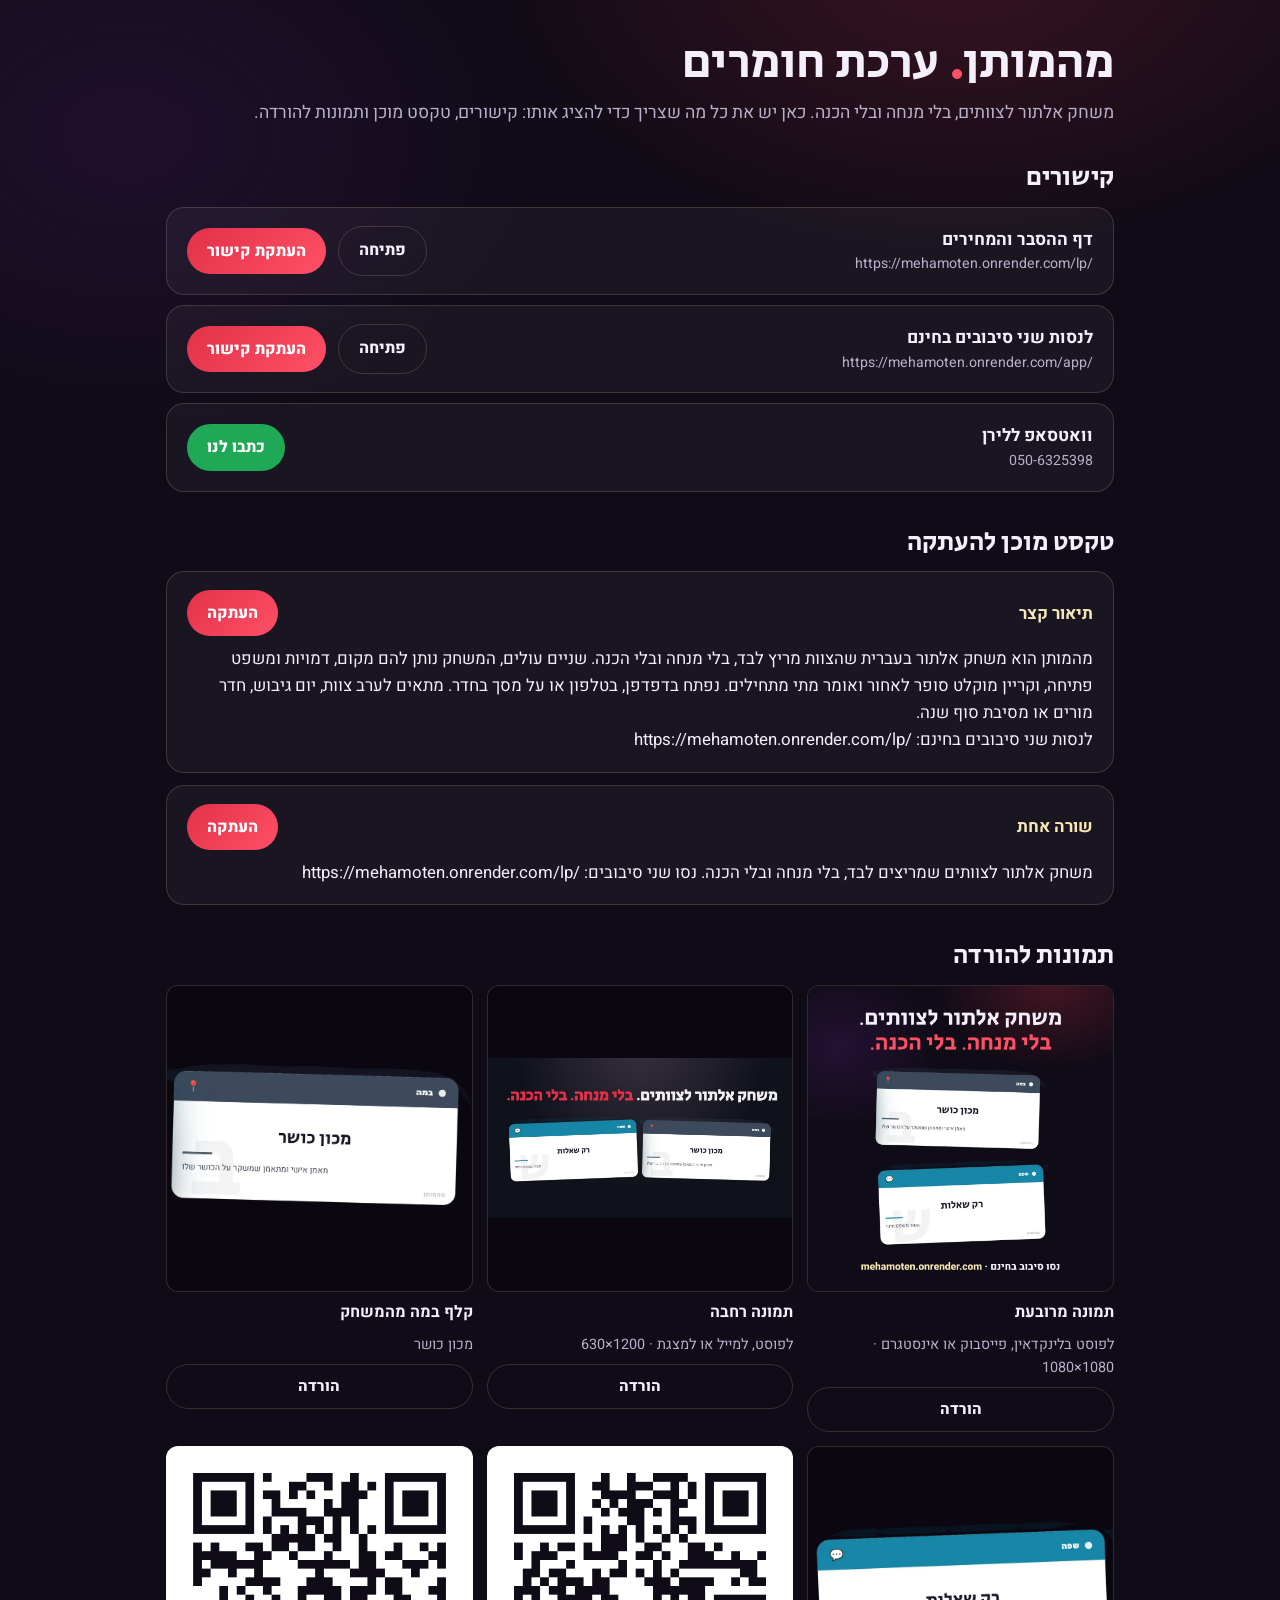
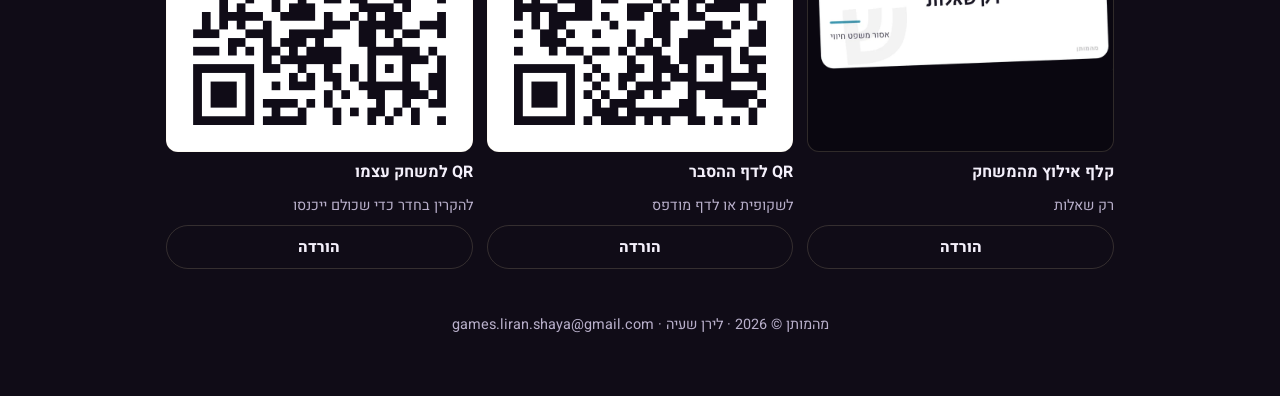
<file: kit/index.html>
<!DOCTYPE html>
<html lang="he" dir="rtl">
<head>
<meta charset="UTF-8"><meta name="viewport" content="width=device-width, initial-scale=1.0">
<title>מהמותן | ערכת חומרים</title>
<meta name="description" content="קישורים, טקסט מוכן ותמונות להורדה של מהמותן, משחק אלתור לצוותים בלי מנחה ובלי הכנה.">
<meta property="og:title" content="מהמותן: ערכת חומרים">
<meta property="og:description" content="קישורים, טקסט מוכן ותמונות להורדה.">
<meta property="og:image" content="https://mehamoten.onrender.com/brand/og-lp.jpg">
<meta name="robots" content="noindex">
<link rel="preconnect" href="https://fonts.googleapis.com"><link rel="preconnect" href="https://fonts.gstatic.com" crossorigin>
<link href="https://fonts.googleapis.com/css2?family=Secular+One&family=Heebo:wght@400;600;800&display=swap" rel="stylesheet">
<style>
:root{--stage:#100c17;--red:#e23149;--red2:#ff5066;--gold:#f6e7b4;--ink:#f4f0fb;--muted:#b9b0cb;--line:rgba(246,231,180,.16);--card:rgba(255,255,255,.045)}
*{box-sizing:border-box;margin:0;padding:0}
body{font-family:'Heebo',sans-serif;background:var(--stage);color:var(--ink);line-height:1.6;-webkit-font-smoothing:antialiased;overflow-x:hidden;font-size:17px}
body::before{content:"";position:fixed;inset:0;z-index:0;pointer-events:none;background:radial-gradient(800px 500px at 75% -5%,rgba(226,49,73,.20),transparent 60%),radial-gradient(700px 500px at 10% 15%,rgba(140,47,201,.13),transparent 60%)}
main{position:relative;z-index:1;max-width:980px;margin:0 auto;padding:36px 16px 60px}
h1,h2{font-family:'Secular One',sans-serif;font-weight:400;line-height:1.15}
h1{font-size:clamp(2rem,5vw,3rem)}h1 span{color:var(--red2)}
.sub{color:var(--muted);margin:8px 0 30px;font-size:1.1rem}
h2{font-size:1.6rem;margin:36px 0 14px}
.box{background:var(--card);border:1px solid var(--line);border-radius:18px;padding:18px 20px}
.links{display:grid;gap:10px}
.row{display:flex;align-items:center;gap:12px;flex-wrap:wrap}
.row .t{flex:1;min-width:200px}
.row b{display:block;font-size:1.08rem}
.row small{color:var(--muted);direction:ltr;display:block;text-align:right;word-break:break-all}
.btn{display:inline-flex;align-items:center;justify-content:center;gap:.4rem;font-family:'Heebo';font-weight:800;font-size:1rem;padding:11px 20px;border-radius:999px;border:none;cursor:pointer;text-decoration:none;color:#fff;background:linear-gradient(135deg,var(--red),var(--red2));white-space:nowrap}
.btn.ghost{background:transparent;border:1.5px solid var(--line);color:var(--ink)}
.btn.wa{background:#1fa855}
.btn:focus-visible,a:focus-visible{outline:3px solid var(--gold);outline-offset:3px}
.txt{white-space:pre-wrap;font-size:1.05rem}
.boxhead{display:flex;justify-content:space-between;align-items:center;gap:10px;margin-bottom:10px;flex-wrap:wrap}
.boxhead b{color:var(--gold)}
.grid{display:grid;grid-template-columns:repeat(3,1fr);gap:14px}
.img{display:flex;flex-direction:column;gap:8px}
.img .pic{background:#0a0710;border-radius:12px;aspect-ratio:1/1;display:flex;align-items:center;justify-content:center;overflow:hidden;border:1px solid var(--line)}
.img .pic img{max-width:100%;max-height:100%;display:block}
.img .pic.light{background:#fff}
.img b{font-size:1rem}.img small{color:var(--muted);font-size:.9rem}
.img .btn{padding:9px 14px;font-size:.95rem}
footer{color:var(--muted);text-align:center;font-size:.9rem;margin-top:44px}
.toast{position:fixed;bottom:20px;left:50%;transform:translateX(-50%);background:var(--gold);color:#2a2014;font-weight:800;padding:10px 22px;border-radius:999px;opacity:0;transition:opacity .2s;z-index:9;pointer-events:none}
.toast.on{opacity:1}
@media(max-width:760px){.grid{grid-template-columns:1fr 1fr}}
@media(max-width:420px){.grid{grid-template-columns:1fr}}
</style>
</head>
<body>
<main>
  <h1>מהמותן<span>.</span> ערכת חומרים</h1>
  <p class="sub">משחק אלתור לצוותים, בלי מנחה ובלי הכנה. כאן יש את כל מה שצריך כדי להציג אותו: קישורים, טקסט מוכן ותמונות להורדה.</p>

  <h2>קישורים</h2>
  <div class="links">
    <div class="box row"><div class="t"><b>דף ההסבר והמחירים</b><small>https://mehamoten.onrender.com/lp/</small></div>
      <a class="btn ghost" href="https://mehamoten.onrender.com/lp/" target="_blank" rel="noopener">פתיחה</a>
      <button class="btn" data-copy="https://mehamoten.onrender.com/lp/">העתקת קישור</button></div>
    <div class="box row"><div class="t"><b>לנסות שני סיבובים בחינם</b><small>https://mehamoten.onrender.com/app/</small></div>
      <a class="btn ghost" href="https://mehamoten.onrender.com/app/" target="_blank" rel="noopener">פתיחה</a>
      <button class="btn" data-copy="https://mehamoten.onrender.com/app/">העתקת קישור</button></div>
    <div class="box row"><div class="t"><b>וואטסאפ ללירן</b><small>050-6325398</small></div>
      <a class="btn wa" href="https://wa.me/972506325398" target="_blank" rel="noopener">כתבו לנו</a></div>
  </div>

  <h2>טקסט מוכן להעתקה</h2>
  <div class="box">
    <div class="boxhead"><b>תיאור קצר</b><button class="btn" data-copy-from="t1">העתקה</button></div>
    <p class="txt" id="t1">מהמותן הוא משחק אלתור בעברית שהצוות מריץ לבד, בלי מנחה ובלי הכנה. שניים עולים, המשחק נותן להם מקום, דמויות ומשפט פתיחה, וקריין מוקלט סופר לאחור ואומר מתי מתחילים. נפתח בדפדפן, בטלפון או על מסך בחדר. מתאים לערב צוות, יום גיבוש, חדר מורים או מסיבת סוף שנה.
לנסות שני סיבובים בחינם: <span dir="ltr">https://mehamoten.onrender.com/lp/</span></p>
  </div>
  <div class="box" style="margin-top:12px">
    <div class="boxhead"><b>שורה אחת</b><button class="btn" data-copy-from="t2">העתקה</button></div>
    <p class="txt" id="t2">משחק אלתור לצוותים שמריצים לבד, בלי מנחה ובלי הכנה. נסו שני סיבובים: <span dir="ltr">https://mehamoten.onrender.com/lp/</span></p>
  </div>

  <h2>תמונות להורדה</h2>
  <div class="grid">
    <div class="img"><div class="pic"><img src="linkedin_square.png" alt="תמונה מרובעת: משחק אלתור לצוותים, בלי מנחה, בלי הכנה, עם שני קלפים מהמשחק" loading="lazy"></div>
      <b>תמונה מרובעת</b><small>לפוסט בלינקדאין, פייסבוק או אינסטגרם · 1080×1080</small>
      <a class="btn ghost" href="linkedin_square.png" download>הורדה</a></div>
    <div class="img"><div class="pic"><img src="linkedin_wide.jpg" alt="תמונה רחבה עם הכותרת ושני קלפים" loading="lazy"></div>
      <b>תמונה רחבה</b><small>לפוסט, למייל או למצגת · 1200×630</small>
      <a class="btn ghost" href="linkedin_wide.jpg" download>הורדה</a></div>
    <div class="img"><div class="pic"><img src="card-set.png" alt="קלף במה: מכון כושר" loading="lazy"></div>
      <b>קלף במה מהמשחק</b><small>מכון כושר</small>
      <a class="btn ghost" href="card-set.png" download>הורדה</a></div>
    <div class="img"><div class="pic"><img src="card-con.png" alt="קלף אילוץ: רק שאלות" loading="lazy"></div>
      <b>קלף אילוץ מהמשחק</b><small>רק שאלות</small>
      <a class="btn ghost" href="card-con.png" download>הורדה</a></div>
    <div class="img"><div class="pic light"><img src="qr_lp.png" alt="קוד QR לדף ההסבר" loading="lazy"></div>
      <b>QR לדף ההסבר</b><small>לשקופית או לדף מודפס</small>
      <a class="btn ghost" href="qr_lp.png" download>הורדה</a></div>
    <div class="img"><div class="pic light"><img src="qr_app.png" alt="קוד QR למשחק" loading="lazy"></div>
      <b>QR למשחק עצמו</b><small>להקרין בחדר כדי שכולם ייכנסו</small>
      <a class="btn ghost" href="qr_app.png" download>הורדה</a></div>
  </div>

  <footer>מהמותן © 2026 · לירן שעיה · games.liran.shaya@gmail.com</footer>
</main>
<div class="toast" id="toast" role="status" aria-live="polite">הועתק</div>
<script>
function copyText(t){
  function fallback(){var a=document.createElement('textarea');a.value=t;a.style.position='fixed';a.style.opacity='0';document.body.appendChild(a);a.select();try{document.execCommand('copy')}catch(e){}a.remove()}
  try{if(navigator.clipboard&&window.isSecureContext){navigator.clipboard.writeText(t).catch(fallback)}else{fallback()}}catch(e){fallback()}
  var el=document.getElementById('toast');el.classList.add('on');clearTimeout(window._tt);window._tt=setTimeout(function(){el.classList.remove('on')},1400);
}
document.addEventListener('click',function(e){
  var b=e.target.closest('[data-copy],[data-copy-from]');if(!b)return;
  copyText(b.dataset.copy||document.getElementById(b.dataset.copyFrom).textContent);
});
</script>
</body>
</html>
</file>
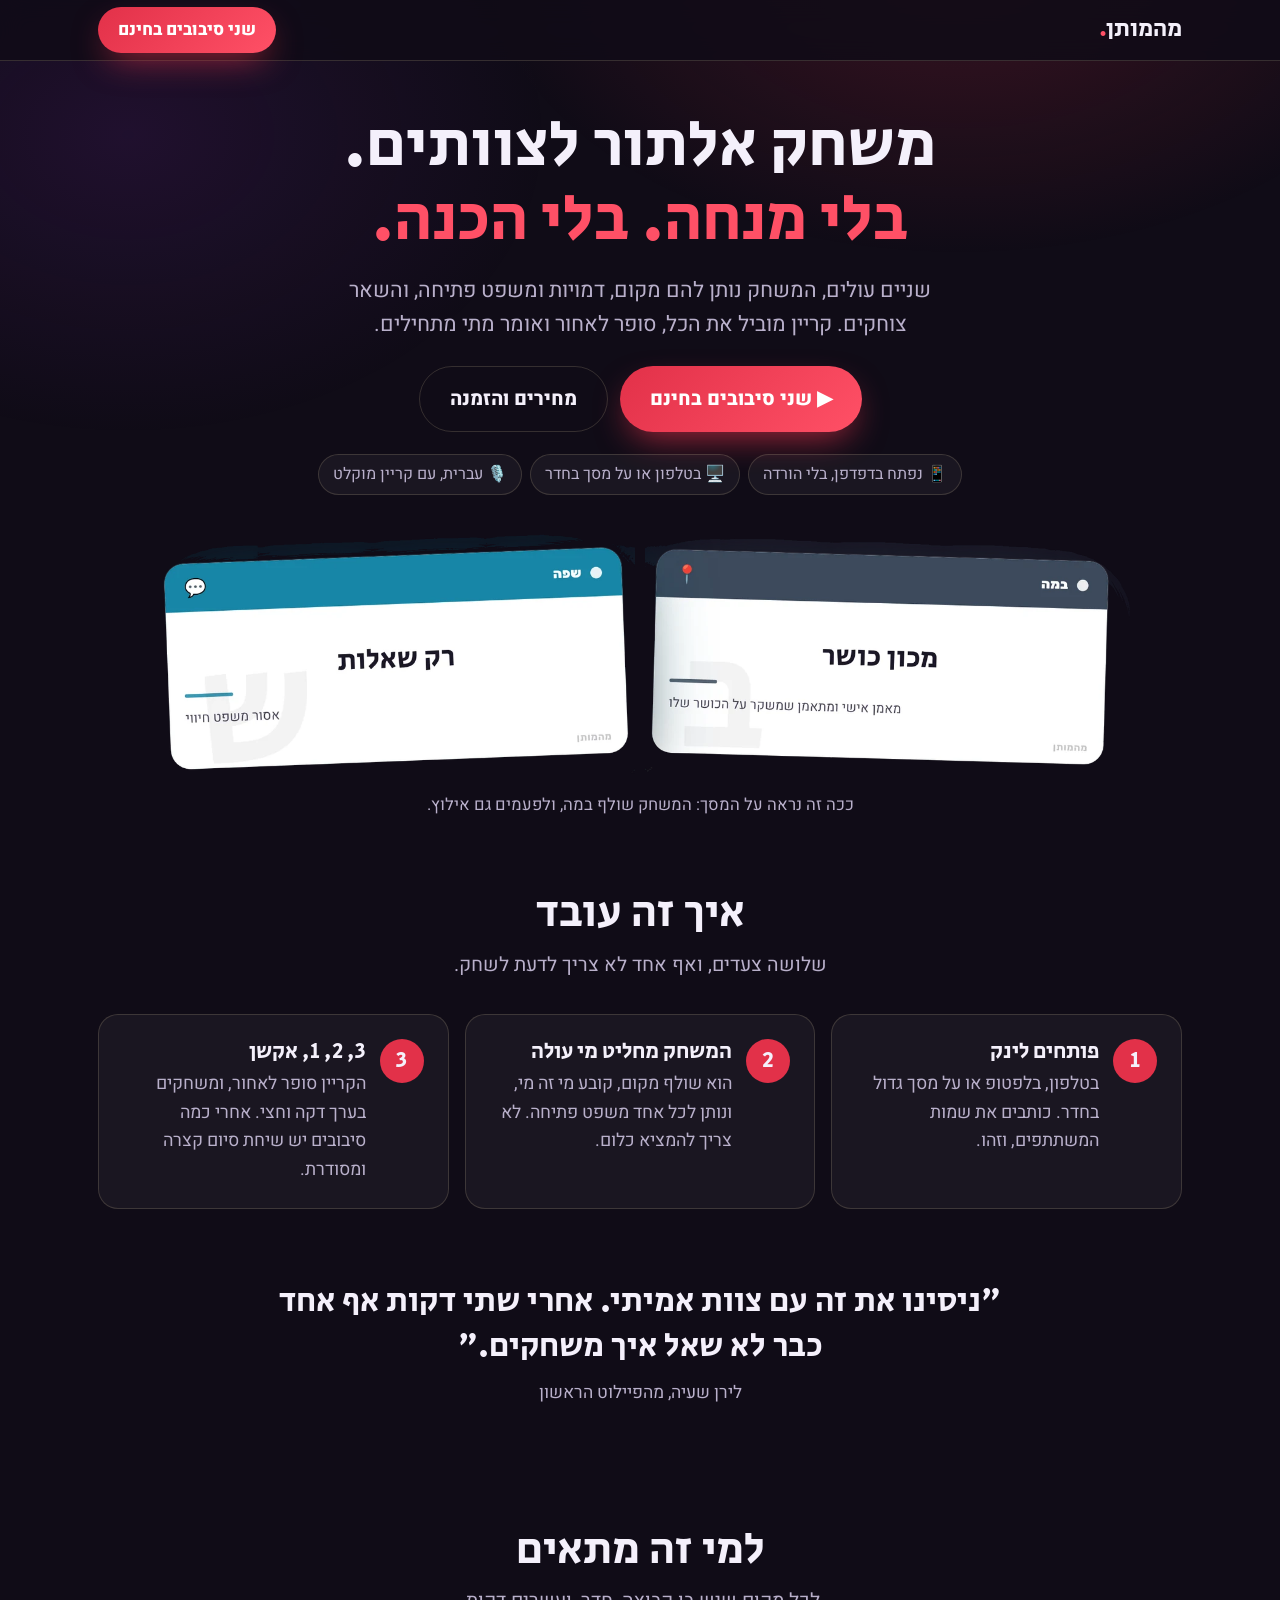
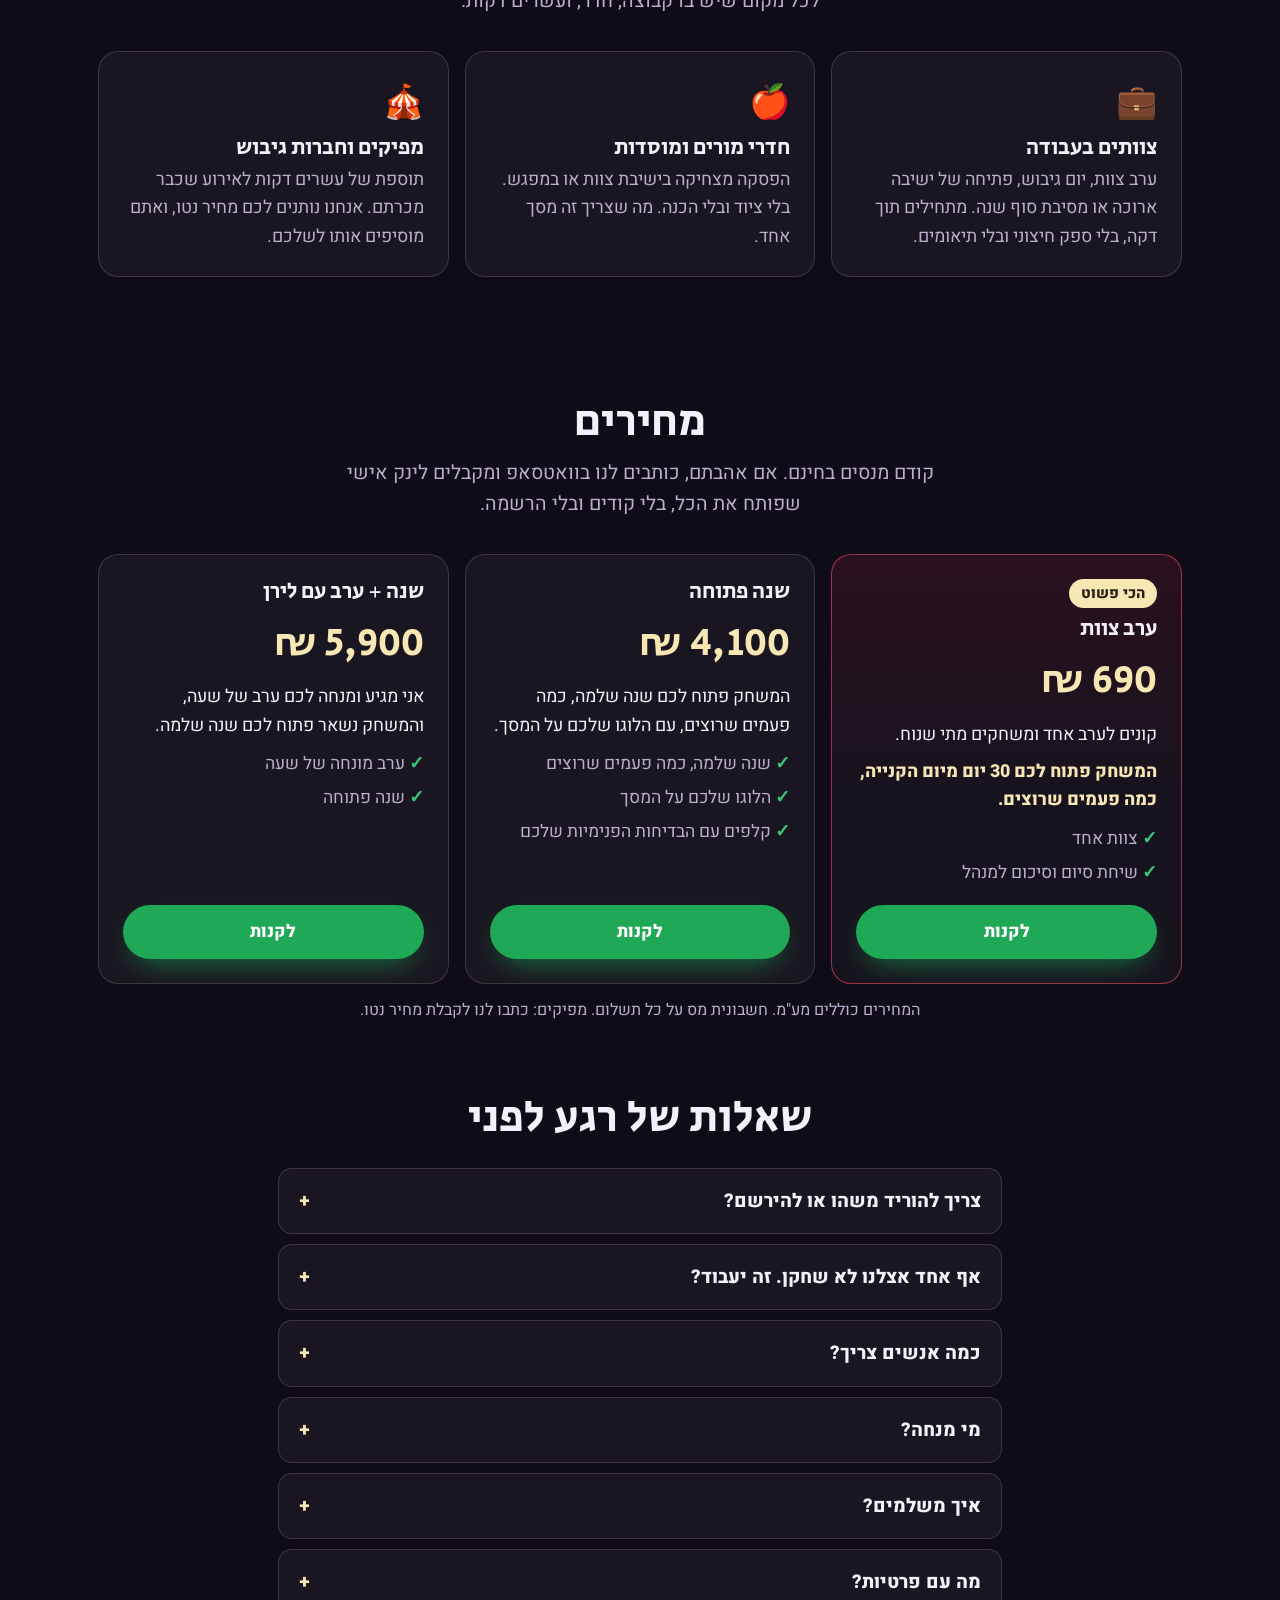
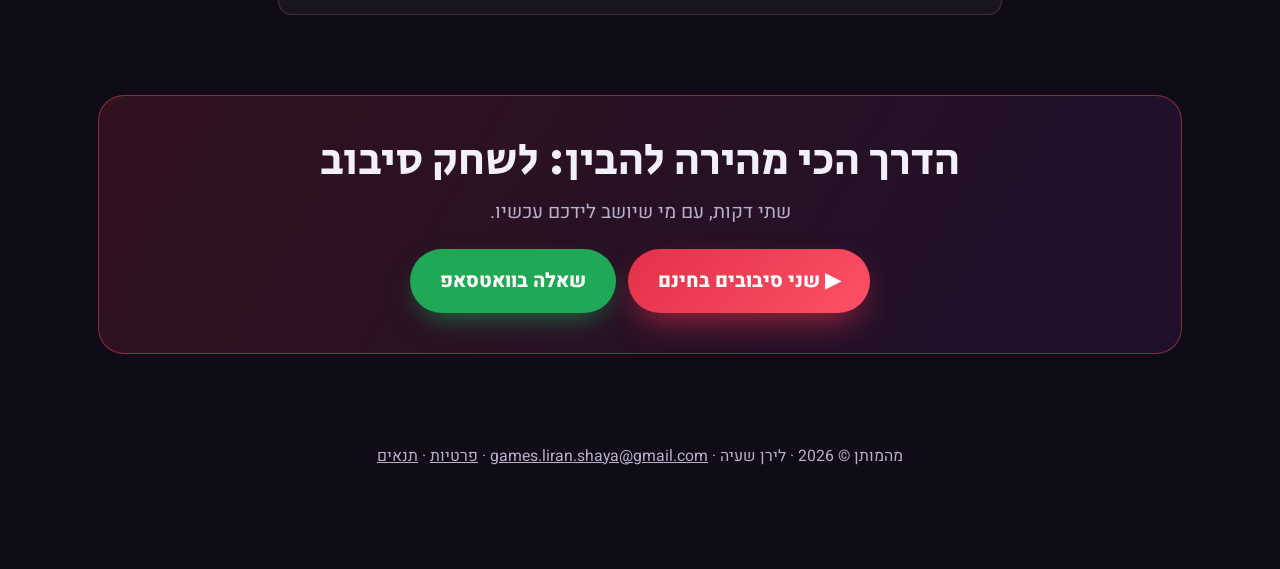
<file: lp/index.html>
<!DOCTYPE html>
<html lang="he" dir="rtl">
<head>
<meta charset="UTF-8"><meta name="viewport" content="width=device-width, initial-scale=1.0">
<title>מהמותן | משחק אלתור לצוותים, בלי מנחה ובלי הכנה</title>
<meta name="description" content="משחק אלתור בעברית שהצוות מריץ לבד. המשחק נותן מקום, דמויות ומשפט פתיחה, קריין סופר לאחור, ומשחקים. שני סיבובים בחינם.">
<meta property="og:title" content="מהמותן: משחק אלתור לצוותים. בלי מנחה. בלי הכנה.">
<meta property="og:description" content="שניים עולים, המשחק נותן מקום, דמויות ומשפט פתיחה, והשאר צוחקים. שני סיבובים בחינם.">
<meta property="og:image" content="https://mehamoten.onrender.com/brand/og-lp.jpg">
<meta property="og:image:width" content="1200"><meta property="og:image:height" content="630">
<meta property="og:url" content="https://mehamoten.onrender.com/lp/">
<meta property="og:type" content="website">
<meta name="twitter:card" content="summary_large_image">
<link rel="icon" type="image/svg+xml" href="../app/icons/favicon.svg">
<meta name="robots" content="noindex">
<link rel="preconnect" href="https://fonts.googleapis.com"><link rel="preconnect" href="https://fonts.gstatic.com" crossorigin>
<link href="https://fonts.googleapis.com/css2?family=Secular+One&family=Heebo:wght@400;600;800&display=swap" rel="stylesheet">
<style>
:root{--stage:#100c17;--red:#e23149;--red2:#ff5066;--gold:#f6e7b4;--ink:#f4f0fb;--muted:#b9b0cb;--line:rgba(246,231,180,.16);--card:rgba(255,255,255,.045)}
*{box-sizing:border-box;margin:0;padding:0}
html{font-size:17.5px;scroll-behavior:smooth}
body{font-family:'Heebo',sans-serif;background:var(--stage);color:var(--ink);line-height:1.6;-webkit-font-smoothing:antialiased;overflow-x:hidden}
body::before{content:"";position:fixed;inset:0;z-index:0;pointer-events:none;background:radial-gradient(800px 500px at 75% -5%,rgba(226,49,73,.20),transparent 60%),radial-gradient(700px 500px at 10% 15%,rgba(140,47,201,.13),transparent 60%)}
h1,h2,h3{font-family:'Secular One',sans-serif;font-weight:400;line-height:1.15}
section,header,footer{position:relative;z-index:1}
.wrap{max-width:1120px;margin:0 auto;padding:0 18px}
a{color:inherit}
.btn{display:inline-flex;align-items:center;justify-content:center;gap:.5rem;font-family:'Heebo';font-weight:800;font-size:1.12rem;padding:16px 30px;border-radius:999px;border:none;cursor:pointer;text-decoration:none;color:#fff;background:linear-gradient(135deg,var(--red),var(--red2));box-shadow:0 14px 34px -10px rgba(226,49,73,.75);transition:transform .2s}
.btn:hover{transform:translateY(-2px)}
.btn.ghost{background:transparent;border:1.5px solid var(--line);box-shadow:none;color:var(--ink)}
.btn.wa{background:#1fa855;box-shadow:0 12px 30px -12px rgba(31,168,85,.8)}
.btn:focus-visible,a:focus-visible,summary:focus-visible{outline:3px solid var(--gold);outline-offset:3px}
/* topbar */
.top{position:sticky;top:0;z-index:50;background:rgba(16,12,23,.88);backdrop-filter:blur(12px);border-bottom:1px solid var(--line)}
.top .wrap{display:flex;align-items:center;justify-content:space-between;height:60px}
.logo{font-family:'Secular One';font-size:1.35rem;text-decoration:none}.logo span{color:var(--red2)}
.top .btn{padding:9px 20px;font-size:.98rem}
/* hero */
.hero{padding:48px 0 10px;text-align:center}
.hero h1{font-size:clamp(2.1rem,5.4vw,3.7rem)}
.hero h1 em{font-style:normal;color:var(--red2)}
.sub{margin:16px auto 24px;font-size:1.22rem;color:var(--muted);max-width:640px}
.ctas{display:flex;gap:12px;justify-content:center;flex-wrap:wrap}
.chips{display:flex;gap:8px;flex-wrap:wrap;justify-content:center;margin-top:22px}
.chip{padding:7px 14px;border-radius:999px;background:var(--card);border:1px solid var(--line);font-size:.92rem;color:var(--muted)}
.cardsrow{display:grid;grid-template-columns:1fr 1fr;gap:10px;max-width:980px;margin:34px auto 0}.cardsrow img{width:100%;height:auto;display:block}
.cap{color:var(--muted);font-size:.95rem;margin-top:6px}
/* sections */
.sec{padding:60px 0}
.sec h2{font-size:clamp(1.7rem,3.6vw,2.5rem);text-align:center;margin-bottom:10px}
.lead{text-align:center;color:var(--muted);max-width:640px;margin:0 auto 34px;font-size:1.12rem}
.grid3{display:grid;grid-template-columns:repeat(3,1fr);gap:16px}
.c{background:var(--card);border:1px solid var(--line);border-radius:20px;padding:24px}
.c .ic{font-size:1.9rem;margin-bottom:6px}
.c h3{font-size:1.25rem;margin-bottom:6px}.c p{color:var(--muted);font-size:1.02rem}
.step{display:flex;gap:14px;align-items:flex-start}
.num{flex:none;width:44px;height:44px;border-radius:50%;background:var(--red);font-family:'Secular One';font-size:1.3rem;display:flex;align-items:center;justify-content:center}
.quote{max-width:760px;margin:0 auto;text-align:center;font-family:'Secular One';font-size:clamp(1.35rem,3vw,1.9rem);line-height:1.35}
.quote small{display:block;font-family:'Heebo';font-size:1rem;color:var(--muted);margin-top:12px}
/* pricing */
.price{display:flex;flex-direction:column}
.price .amt{font-family:'Secular One';font-size:2.2rem;color:var(--gold);margin:4px 0 2px}
.price .pd{margin:6px 0 0;color:var(--ink)}
.price .phl{margin:8px 0 0;color:var(--gold);font-weight:800}
.price .amt small{font-size:1rem;color:var(--muted);font-family:'Heebo'}
.price ul{list-style:none;color:var(--muted);margin:10px 0 18px;display:grid;gap:6px;font-size:1rem}
.price li::before{content:"✓ ";color:#3cc47a;font-weight:800}
.price .btn{margin-top:auto;font-size:1rem;padding:13px 20px}
.price.hot{border-color:rgba(255,80,102,.55);background:linear-gradient(180deg,rgba(226,49,73,.13),rgba(255,255,255,.03) 55%)}
.tag{display:inline-block;align-self:flex-start;background:var(--gold);color:#2a2014;font-weight:800;font-size:.85rem;padding:3px 12px;border-radius:999px;margin-bottom:8px}
.season{margin-top:18px;border:1px dashed rgba(246,231,180,.45);border-radius:18px;padding:18px 22px;text-align:center;color:var(--ink)}
.season b{color:var(--gold)}
.note{text-align:center;color:var(--muted);font-size:.92rem;margin-top:14px}
/* faq */
.faqw{max-width:760px;margin:0 auto}
details{background:var(--card);border:1px solid var(--line);border-radius:14px;margin-bottom:10px;padding:0 20px}
summary{cursor:pointer;font-weight:800;font-size:1.08rem;padding:17px 0;list-style:none}
summary::-webkit-details-marker{display:none}
summary::after{content:"+";float:left;color:var(--gold)}
details[open] summary::after{content:"−"}
details p{color:var(--muted);padding-bottom:18px}
.final{text-align:center;background:linear-gradient(120deg,rgba(226,49,73,.16),rgba(140,47,201,.12));border:1px solid rgba(255,80,102,.45);border-radius:26px;padding:40px 22px}
.final p{color:var(--muted);margin:8px 0 22px;font-size:1.1rem}
/* sticky mobile cta */
.sticky{position:fixed;bottom:0;right:0;left:0;z-index:60;padding:10px 14px;background:rgba(16,12,23,.94);backdrop-filter:blur(10px);border-top:1px solid var(--line);display:none;gap:10px}
.sticky .btn{flex:1;padding:13px 10px;font-size:1rem}
footer{padding:30px 0 100px;text-align:center;color:var(--muted);font-size:.9rem}
@media(max-width:900px){.grid3{grid-template-columns:1fr}.cardsrow{grid-template-columns:1fr;max-width:460px;gap:4px}.sticky{display:flex}.hero{padding-top:30px}.top .btn{display:none}}
@media (prefers-reduced-motion:reduce){*{scroll-behavior:auto!important;transition:none!important}}
</style>
</head>
<body>

<div class="top"><div class="wrap">
  <a class="logo" href="../">מהמותן<span>.</span></a>
  <a class="btn" href="../app/" target="_blank" rel="noopener">שני סיבובים בחינם</a>
</div></div>

<header class="hero"><div class="wrap">
  <h1>משחק אלתור לצוותים.<br><em>בלי מנחה. בלי הכנה.</em></h1>
  <p class="sub">שניים עולים, המשחק נותן להם מקום, דמויות ומשפט פתיחה, והשאר צוחקים. קריין מוביל את הכל, סופר לאחור ואומר מתי מתחילים.</p>
  <div class="ctas">
    <a class="btn" href="../app/" target="_blank" rel="noopener">▶ שני סיבובים בחינם</a>
    <a class="btn ghost" href="#prices">מחירים והזמנה</a>
  </div>
  <div class="chips"><span class="chip">📱 נפתח בדפדפן, בלי הורדה</span><span class="chip">🖥️ בטלפון או על מסך בחדר</span><span class="chip">🎙️ עברית, עם קריין מוקלט</span></div>
  <div class="cardsrow">
    <img src="card-set.webp" width="800" height="421" alt="קלף במה מתוך המשחק: מכון כושר, מאמן אישי ומתאמן שמשקר על הכושר שלו">
    <img src="card-con.webp" width="790" height="418" alt="קלף אילוץ מתוך המשחק: רק שאלות, אסור משפט חיווי">
  </div>
  <p class="cap">ככה זה נראה על המסך: המשחק שולף במה, ולפעמים גם אילוץ.</p>
</div></header>

<section class="sec"><div class="wrap">
  <h2>איך זה עובד</h2>
  <p class="lead">שלושה צעדים, ואף אחד לא צריך לדעת לשחק.</p>
  <div class="grid3">
    <div class="c step"><span class="num">1</span><div><h3>פותחים לינק</h3><p>בטלפון, בלפטופ או על מסך גדול בחדר. כותבים את שמות המשתתפים, וזהו.</p></div></div>
    <div class="c step"><span class="num">2</span><div><h3>המשחק מחליט מי עולה</h3><p>הוא שולף מקום, קובע מי זה מי, ונותן לכל אחד משפט פתיחה. לא צריך להמציא כלום.</p></div></div>
    <div class="c step"><span class="num">3</span><div><h3>3, 2, 1, אקשן</h3><p>הקריין סופר לאחור, ומשחקים בערך דקה וחצי. אחרי כמה סיבובים יש שיחת סיום קצרה ומסודרת.</p></div></div>
  </div>
</div></section>

<section class="sec" style="padding-top:10px"><div class="wrap">
  <p class="quote">"ניסינו את זה עם צוות אמיתי. אחרי שתי דקות אף אחד כבר לא שאל איך משחקים."<small>לירן שעיה, מהפיילוט הראשון</small></p>
</div></section>

<section class="sec"><div class="wrap">
  <h2>למי זה מתאים</h2>
  <p class="lead">לכל מקום שיש בו קבוצה, חדר, ועשרים דקות.</p>
  <div class="grid3">
    <div class="c"><div class="ic">💼</div><h3>צוותים בעבודה</h3><p>ערב צוות, יום גיבוש, פתיחה של ישיבה ארוכה או מסיבת סוף שנה. מתחילים תוך דקה, בלי ספק חיצוני ובלי תיאומים.</p></div>
    <div class="c"><div class="ic">🍎</div><h3>חדרי מורים ומוסדות</h3><p>הפסקה מצחיקה בישיבת צוות או במפגש. בלי ציוד ובלי הכנה. מה שצריך זה מסך אחד.</p></div>
    <div class="c"><div class="ic">🎪</div><h3>מפיקים וחברות גיבוש</h3><p>תוספת של עשרים דקות לאירוע שכבר מכרתם. אנחנו נותנים לכם מחיר נטו, ואתם מוסיפים אותו לשלכם.</p></div>
  </div>
</div></section>

<section class="sec" id="prices"><div class="wrap">
  <h2>מחירים</h2>
  <p class="lead">קודם מנסים בחינם. אם אהבתם, כותבים לנו בוואטסאפ ומקבלים לינק אישי שפותח את הכל, בלי קודים ובלי הרשמה.</p>
  <div class="grid3">
    <div class="c price hot">
      <span class="tag">הכי פשוט</span>
      <h3>ערב צוות</h3>
      <div class="amt">690 ₪</div>
      <p class="pd">קונים לערב אחד ומשחקים מתי שנוח.</p>
      <p class="phl">המשחק פתוח לכם 30 יום מיום הקנייה, כמה פעמים שרוצים.</p>
      <ul><li>צוות אחד</li><li>שיחת סיום וסיכום למנהל</li></ul>
      <a class="btn wa" data-buy="event" target="_blank" rel="noopener" href="https://wa.me/972506325398?text=%D7%94%D7%99%D7%99%2C%20%D7%90%D7%A0%D7%99%20%D7%A8%D7%95%D7%A6%D7%94%20%D7%9C%D7%A7%D7%A0%D7%95%D7%AA%20%D7%90%D7%AA%20%D7%9E%D7%94%D7%9E%D7%95%D7%AA%D7%9F%3A%20%D7%A2%D7%A8%D7%91%20%D7%A6%D7%95%D7%95%D7%AA%20%28690%20%E2%82%AA%29">לקנות</a>
    </div>
    <div class="c price">
      <h3>שנה פתוחה</h3>
      <div class="amt">4,100 ₪</div>
      <p class="pd">המשחק פתוח לכם שנה שלמה, כמה פעמים שרוצים, עם הלוגו שלכם על המסך.</p>
      <ul><li>שנה שלמה, כמה פעמים שרוצים</li><li>הלוגו שלכם על המסך</li><li>קלפים עם הבדיחות הפנימיות שלכם</li></ul>
      <a class="btn wa" data-buy="year" target="_blank" rel="noopener" href="https://wa.me/972506325398?text=%D7%94%D7%99%D7%99%2C%20%D7%90%D7%A0%D7%99%20%D7%A8%D7%95%D7%A6%D7%94%20%D7%9C%D7%A7%D7%A0%D7%95%D7%AA%20%D7%90%D7%AA%20%D7%9E%D7%94%D7%9E%D7%95%D7%AA%D7%9F%3A%20%D7%A9%D7%A0%D7%94%20%D7%A4%D7%AA%D7%95%D7%97%D7%94%20%284%2C100%20%E2%82%AA%29">לקנות</a>
    </div>
    <div class="c price">
      <h3>שנה + ערב עם לירן</h3>
      <div class="amt">5,900 ₪</div>
      <p class="pd">אני מגיע ומנחה לכם ערב של שעה, והמשחק נשאר פתוח לכם שנה שלמה.</p>
      <ul><li>ערב מונחה של שעה</li><li>שנה פתוחה</li></ul>
      <a class="btn wa" data-buy="yearPlus" target="_blank" rel="noopener" href="https://wa.me/972506325398?text=%D7%94%D7%99%D7%99%2C%20%D7%90%D7%A0%D7%99%20%D7%A8%D7%95%D7%A6%D7%94%20%D7%9C%D7%A7%D7%A0%D7%95%D7%AA%20%D7%90%D7%AA%20%D7%9E%D7%94%D7%9E%D7%95%D7%AA%D7%9F%3A%20%D7%A9%D7%A0%D7%94%20%2B%20%D7%A2%D7%A8%D7%91%20%D7%A2%D7%9D%20%D7%9C%D7%99%D7%A8%D7%9F%20%285%2C900%20%E2%82%AA%29">לקנות</a>
    </div>
  </div>
  <p class="note">המחירים כוללים מע"מ. חשבונית מס על כל תשלום. מפיקים: כתבו לנו לקבלת מחיר נטו.</p>
</div></section>

<section class="sec" style="padding-top:10px"><div class="wrap faqw">
  <h2 style="margin-bottom:24px">שאלות של רגע לפני</h2>
  <details><summary>צריך להוריד משהו או להירשם?</summary><p>לא. המשחק נפתח בדפדפן, בטלפון או במחשב. לוחצים על הלינק ומשחקים.</p></details>
  <details><summary>אף אחד אצלנו לא שחקן. זה יעבוד?</summary><p>בשביל זה הוא נבנה. המשחק נותן מקום, דמויות ומשפט פתיחה לכל אחד, כך שלא צריך להמציא מאפס. וגם לא צריך להצחיק: מי שמקשיב לשני, מצליח.</p></details>
  <details><summary>כמה אנשים צריך?</summary><p>מספיק שניים על הבמה בכל סיבוב, וכל השאר קהל שמתחלף. הכי טוב כשכולם באותו חדר ורואים מסך אחד.</p></details>
  <details><summary>מי מנחה?</summary><p>המשחק עצמו. יש קריין מוקלט שמסביר, סופר לאחור ואומר מתי מתחילים ומתי מסיימים. אם תרצו מנחה אנושי, יש חבילת שנה + ערב עם לירן.</p></details>
  <details><summary>איך משלמים?</summary><p>כותבים לנו בוואטסאפ, מקבלים פרטי תשלום וחשבונית מס, ואחרי התשלום מקבלים לינק אישי שפותח את הכל בלחיצה.</p></details>
  <details><summary>מה עם פרטיות?</summary><p>המשחק לא שולח את השמות שאתם כותבים לשום שרת. הם נשמרים רק על המכשיר שלכם.</p></details>
</div></section>

<section class="sec" style="padding-top:10px"><div class="wrap">
  <div class="final">
    <h2>הדרך הכי מהירה להבין: לשחק סיבוב</h2>
    <p>שתי דקות, עם מי שיושב לידכם עכשיו.</p>
    <div class="ctas">
      <a class="btn" href="../app/" target="_blank" rel="noopener">▶ שני סיבובים בחינם</a>
      <a class="btn wa" href="https://wa.me/972506325398?text=%D7%94%D7%99%D7%99%20%D7%9C%D7%99%D7%A8%D7%9F%2C%20%D7%A8%D7%90%D7%99%D7%AA%D7%99%20%D7%90%D7%AA%20%D7%9E%D7%94%D7%9E%D7%95%D7%AA%D7%9F%20%D7%95%D7%99%D7%A9%20%D7%9C%D7%99%20%D7%A9%D7%90%D7%9C%D7%94." target="_blank" rel="noopener">שאלה בוואטסאפ</a>
    </div>
  </div>
</div></section>

<footer>מהמותן © 2026 · לירן שעיה · <a href="#" data-mm-email>מייל</a> · <a href="../app/privacy.html">פרטיות</a> · <a href="../terms.html">תנאים</a></footer>

<div class="sticky">
  <a class="btn" href="../app/" target="_blank" rel="noopener">▶ שני סיבובים בחינם</a>
  <a class="btn wa" href="#prices">מחירים</a>
</div>
<script src="../site.js?v=2.6.8"></script>
</body>
</html>
</file>
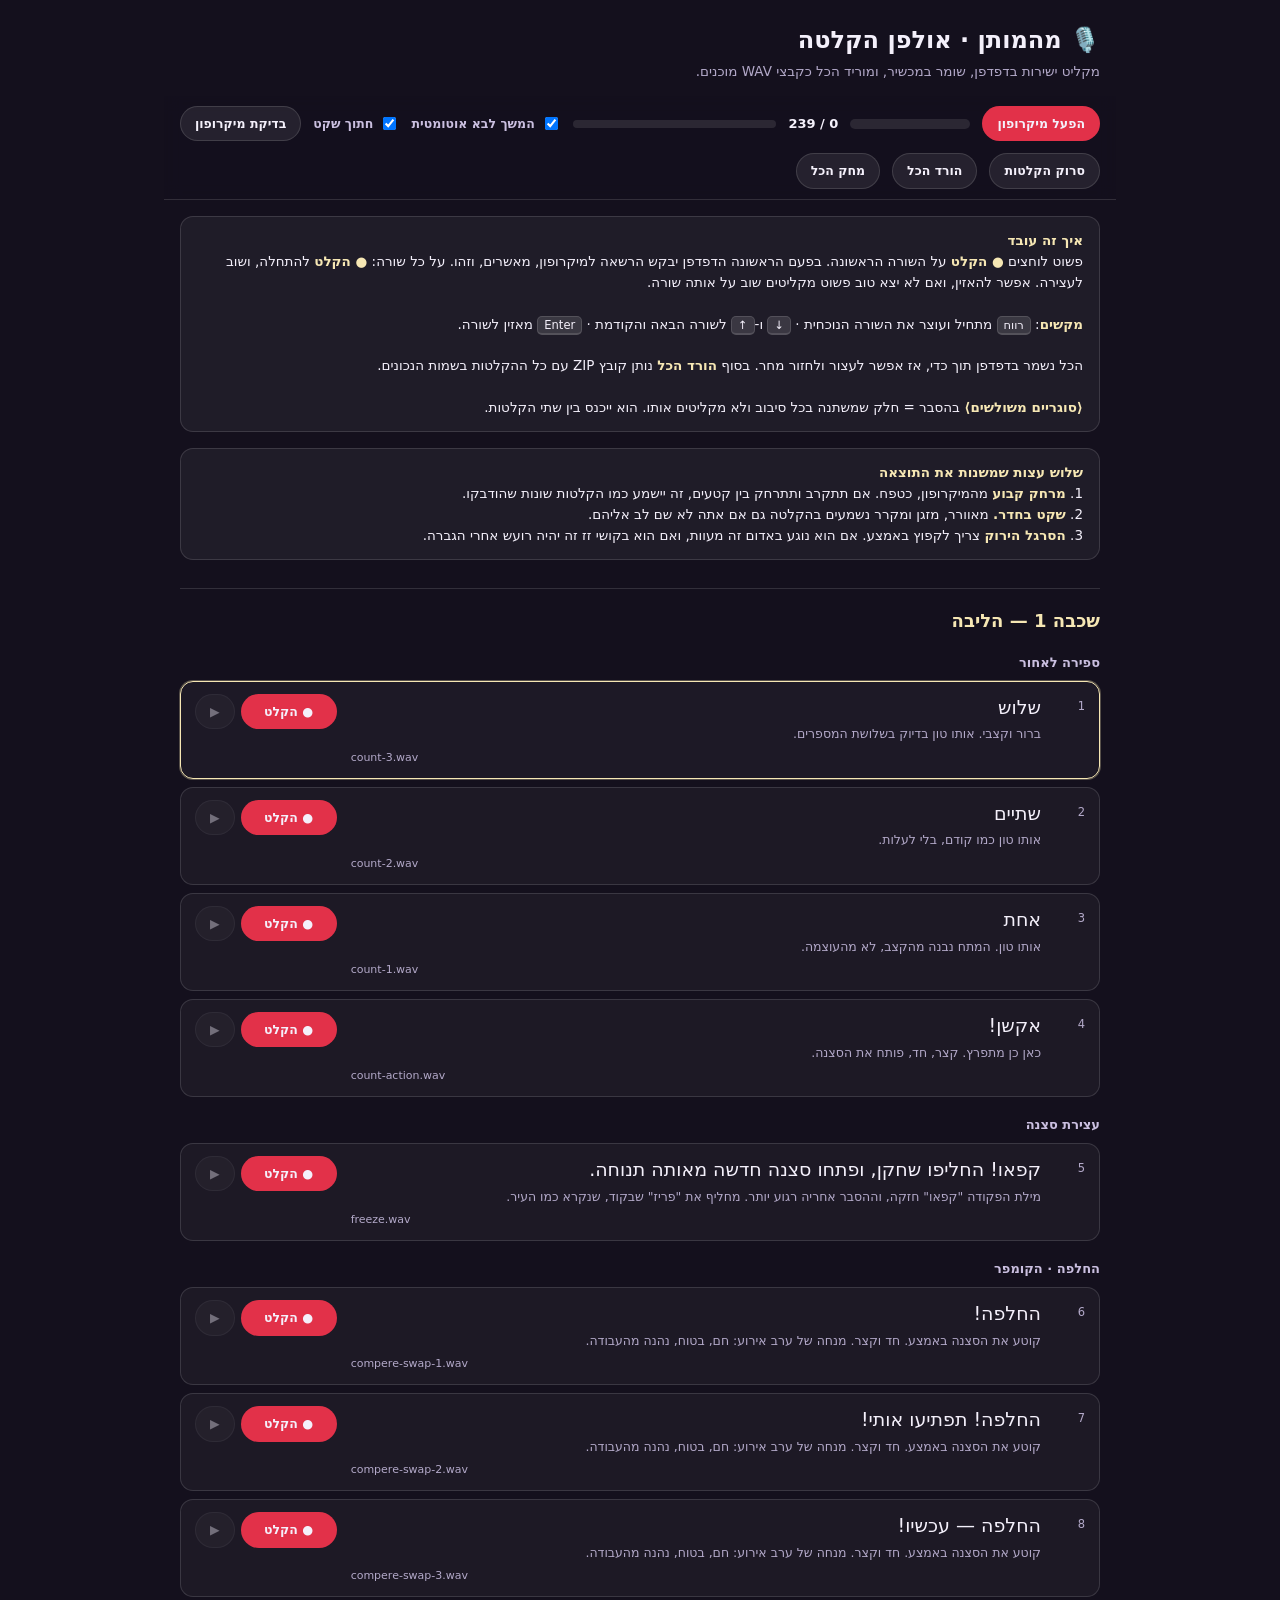
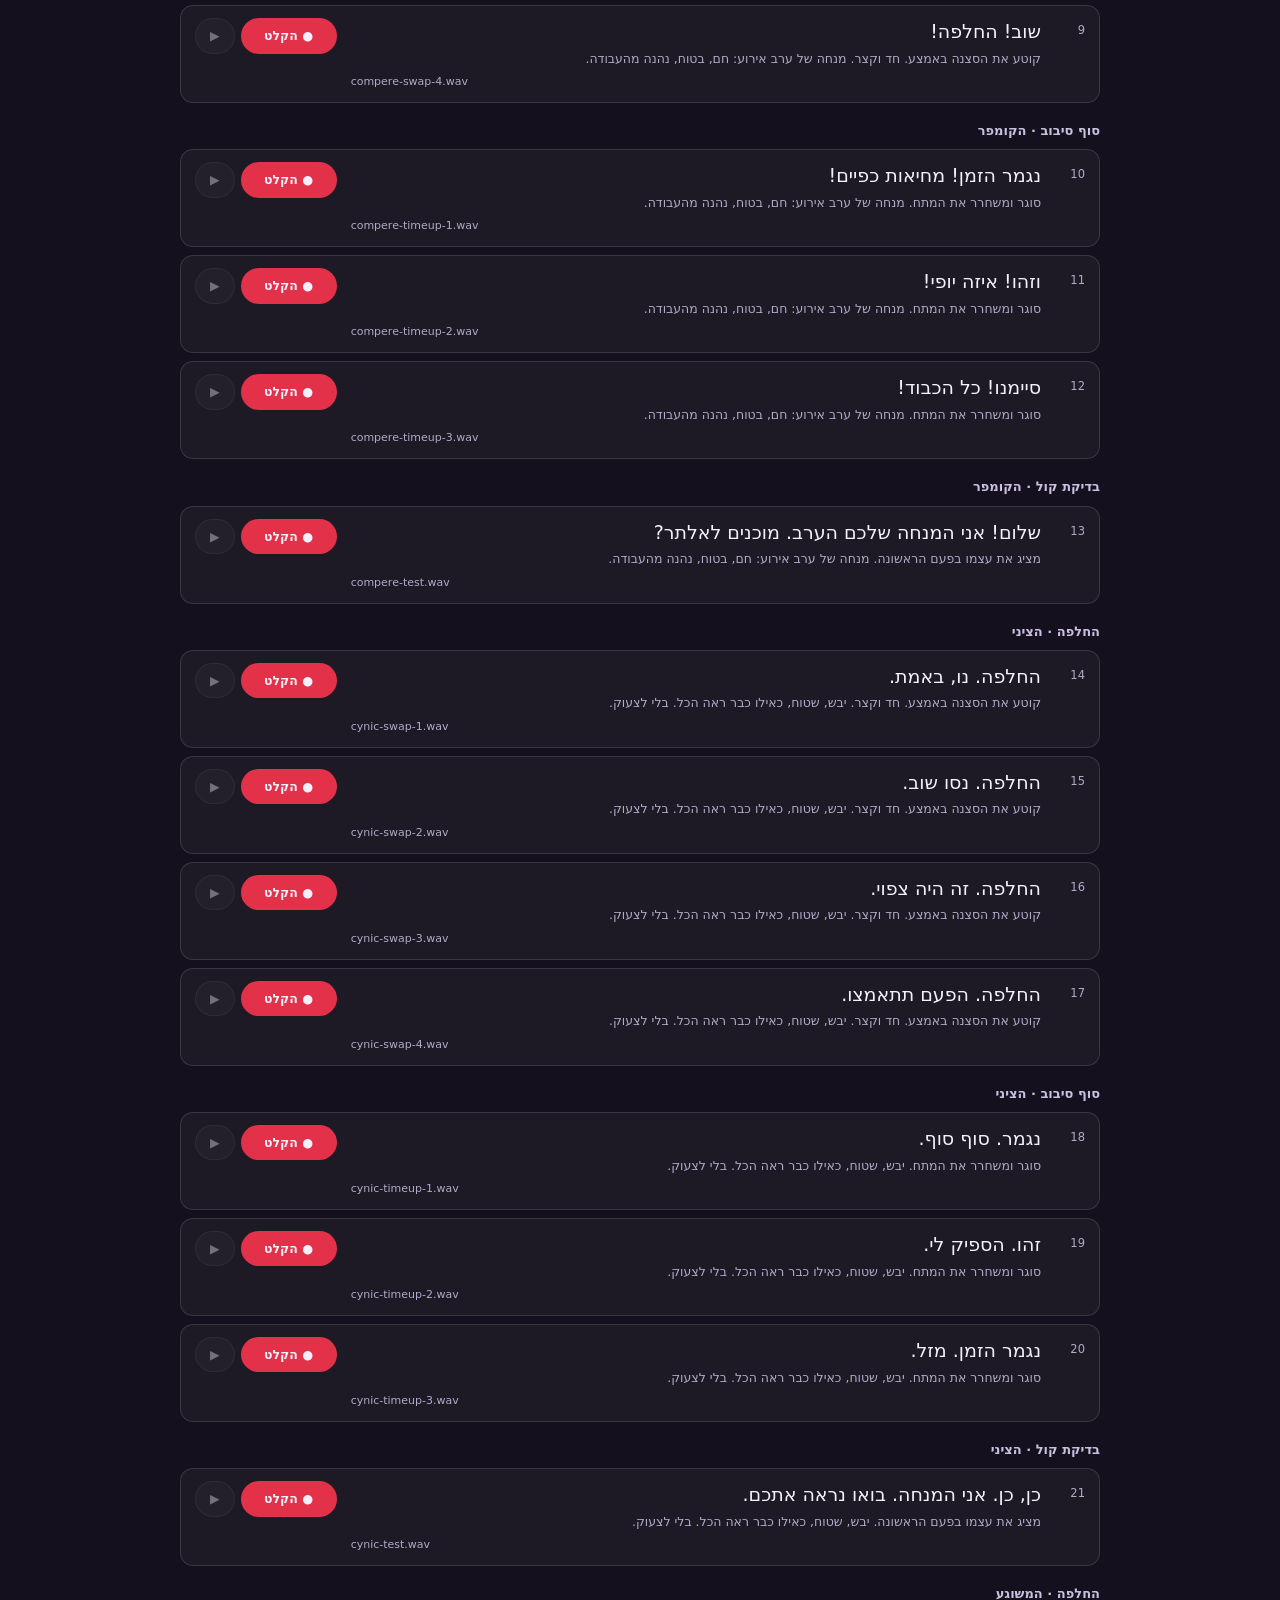
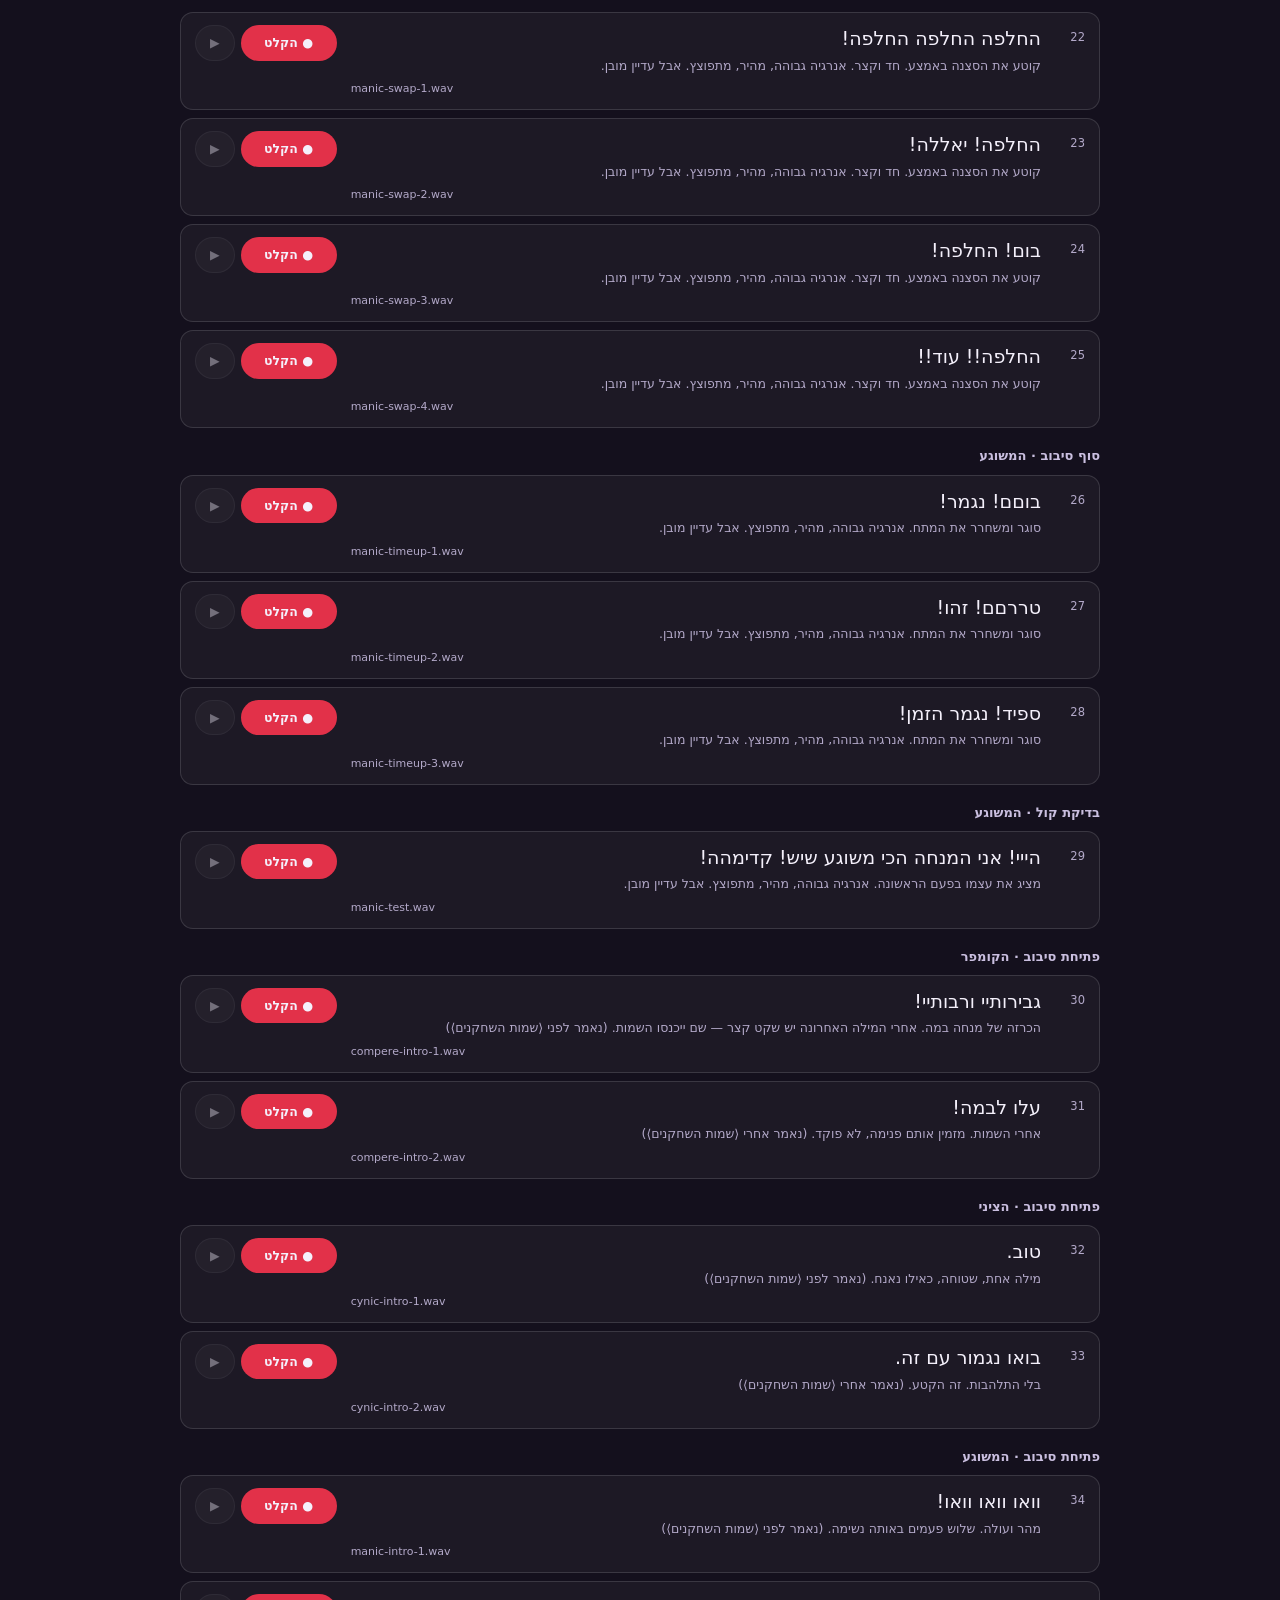
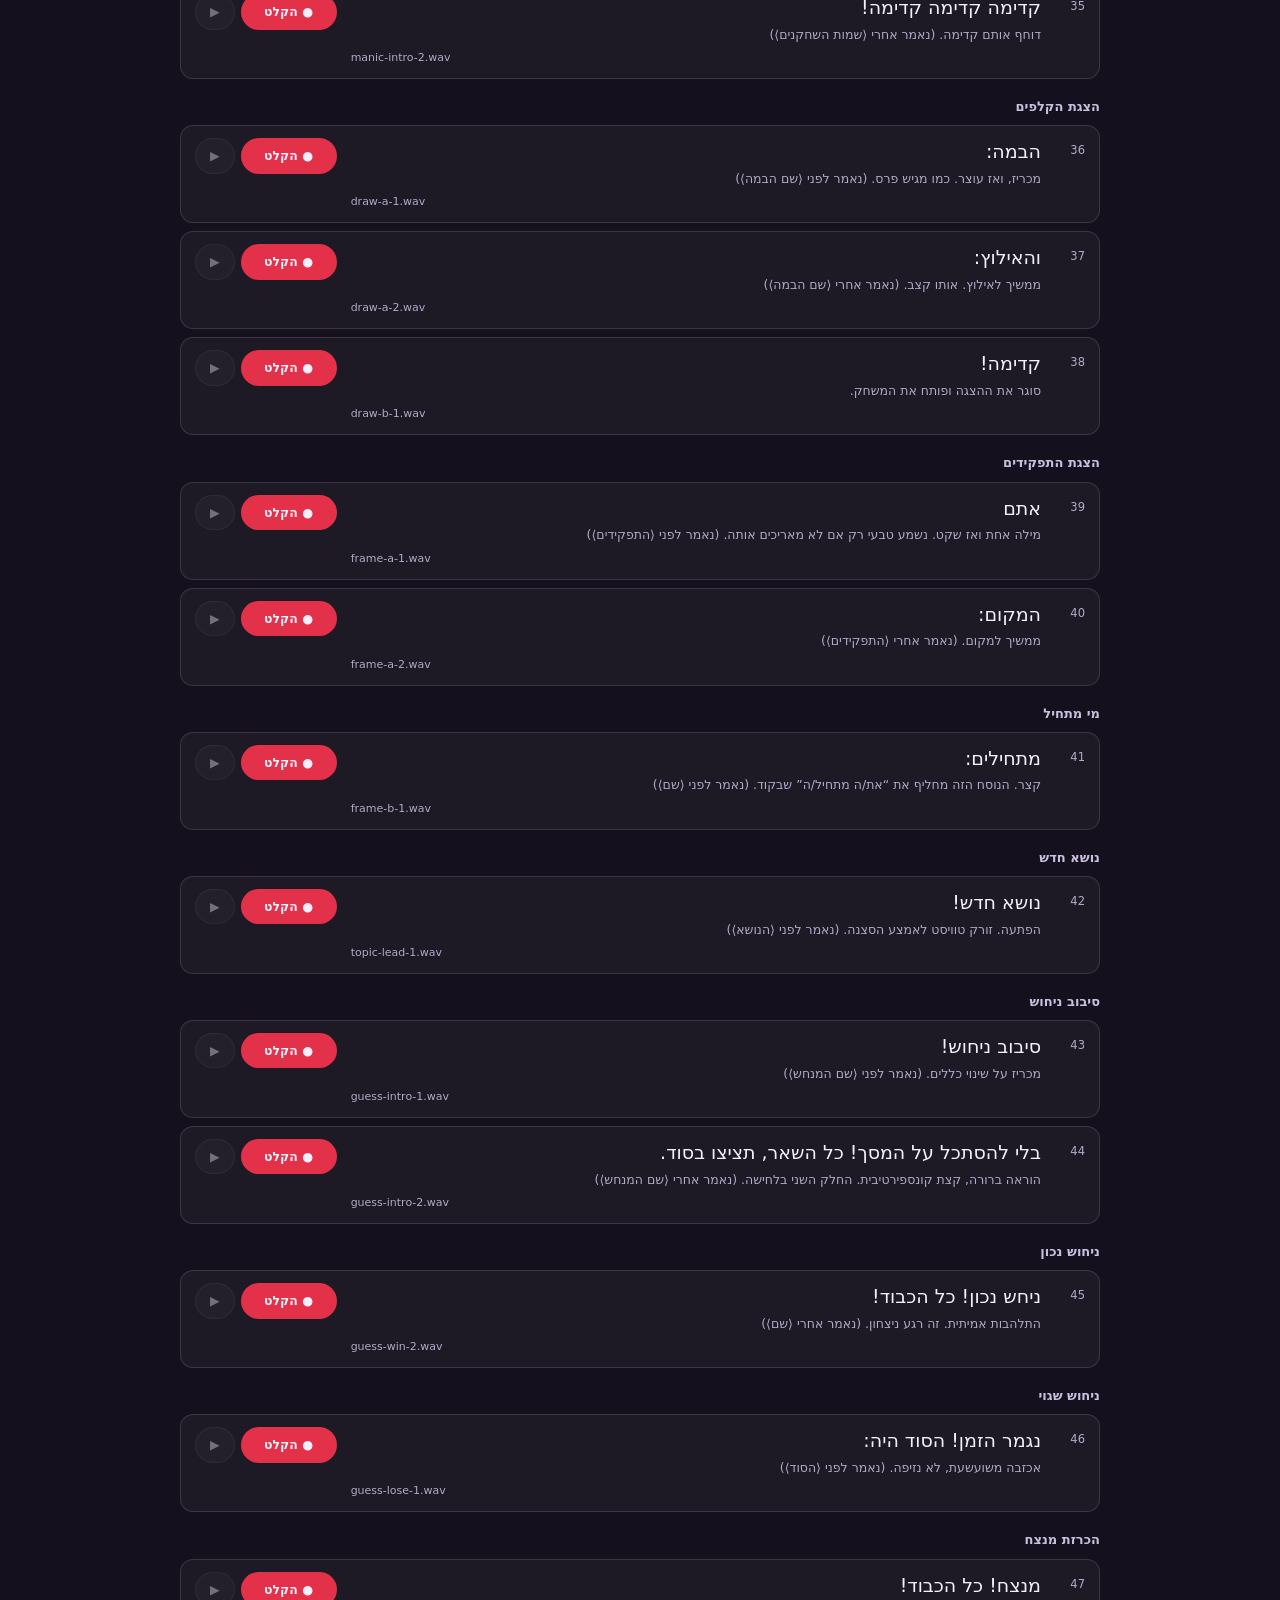
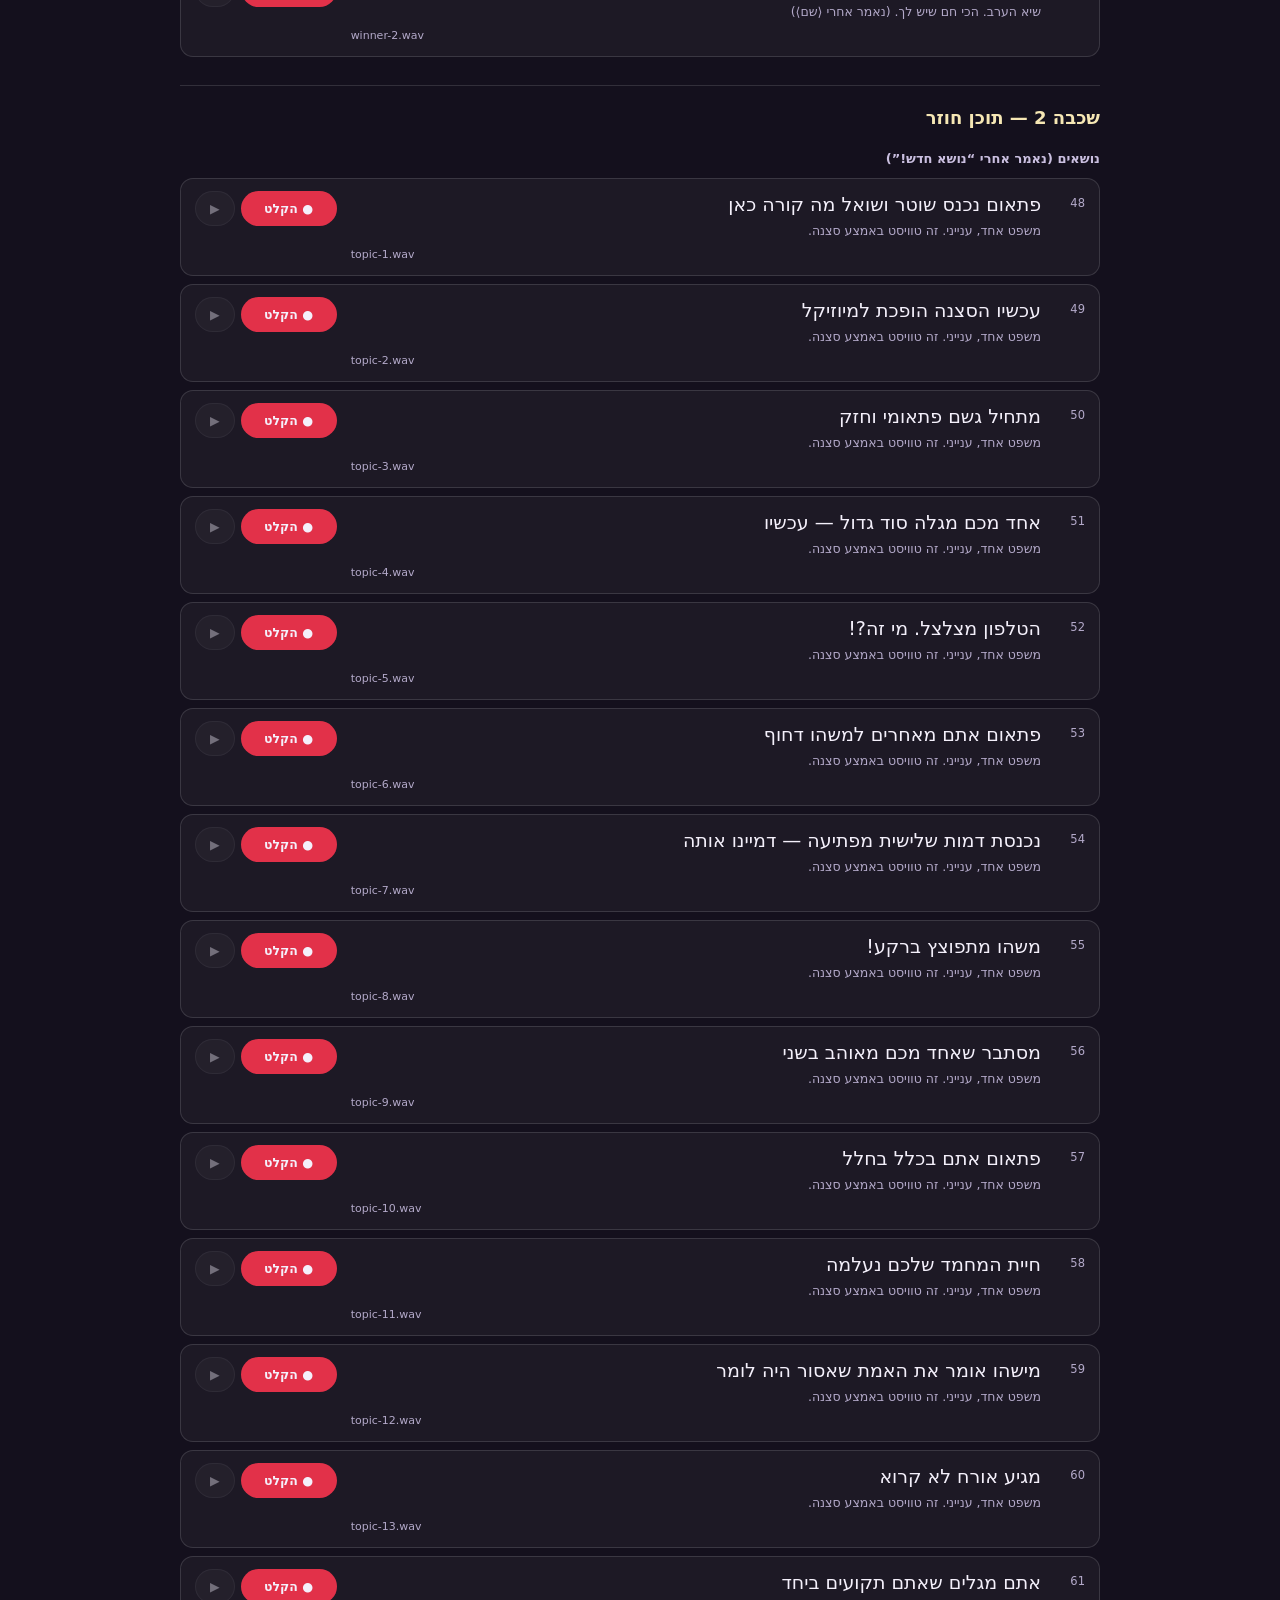
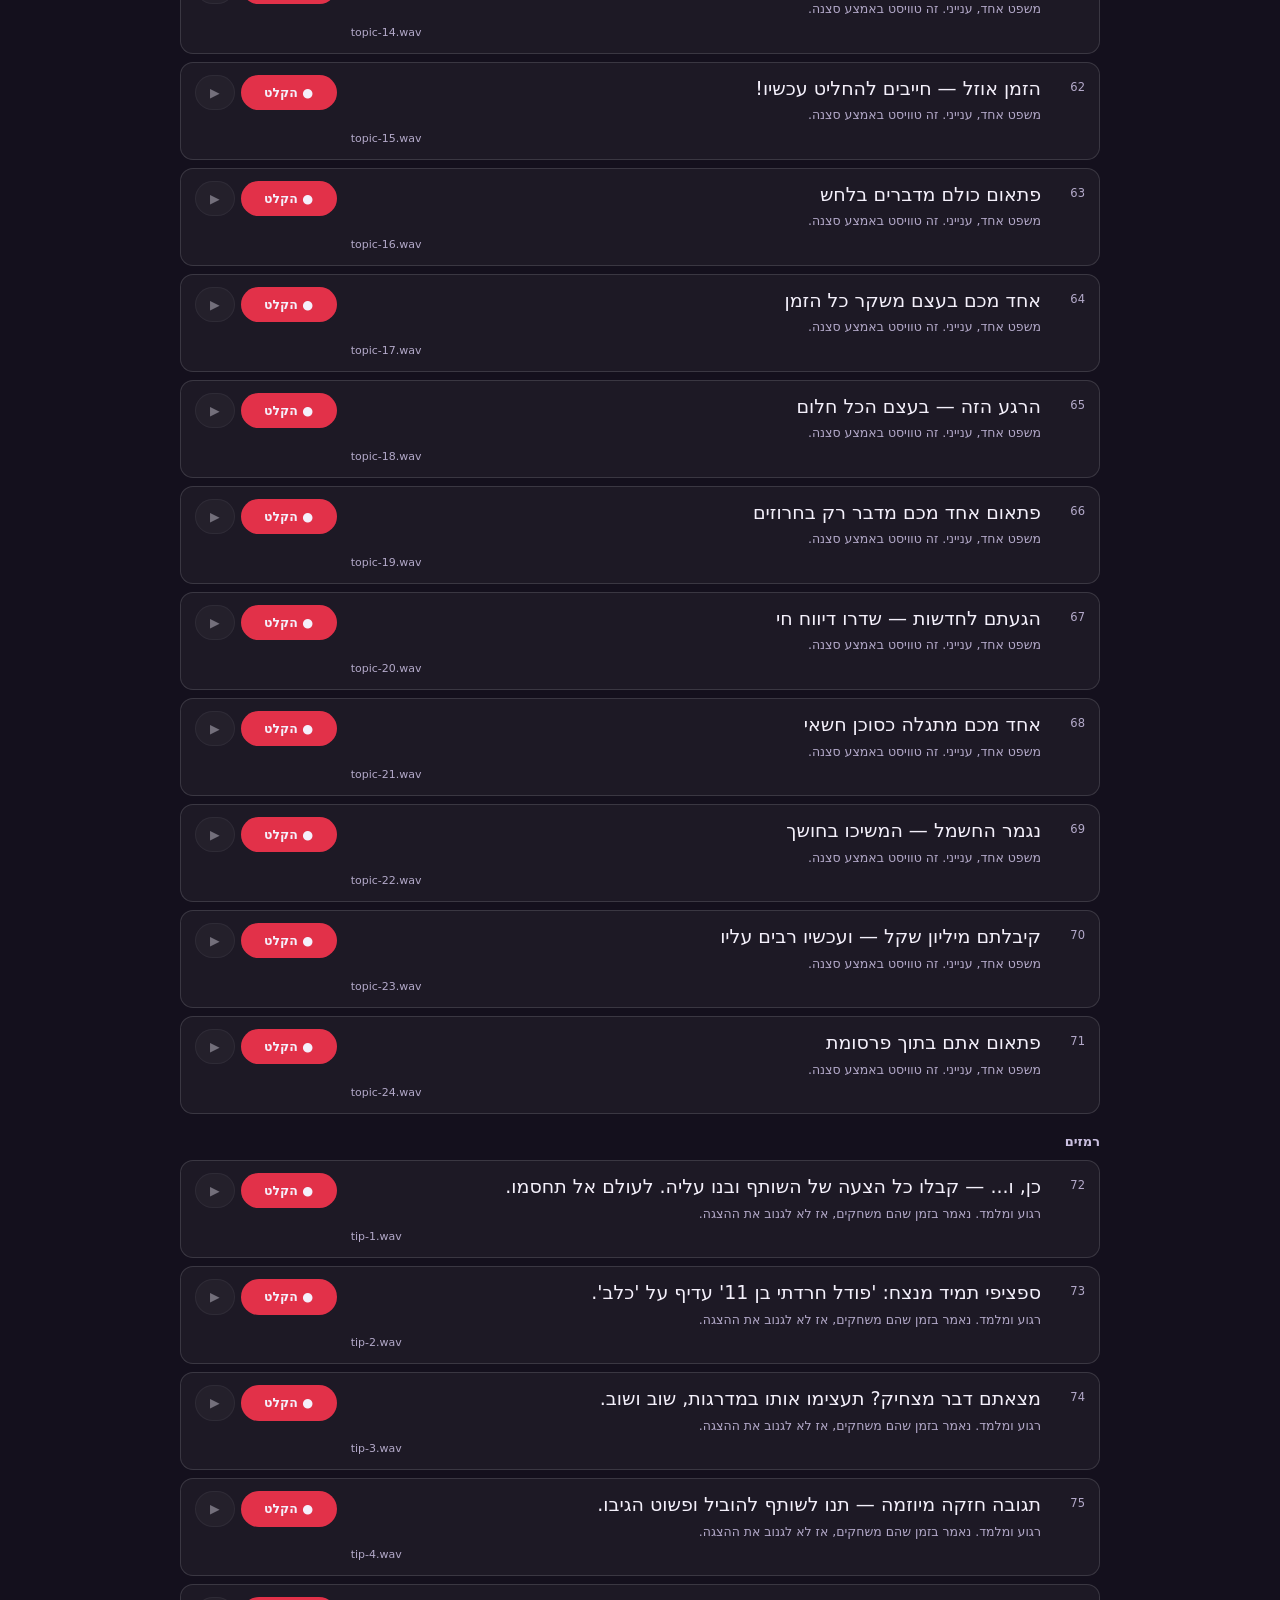
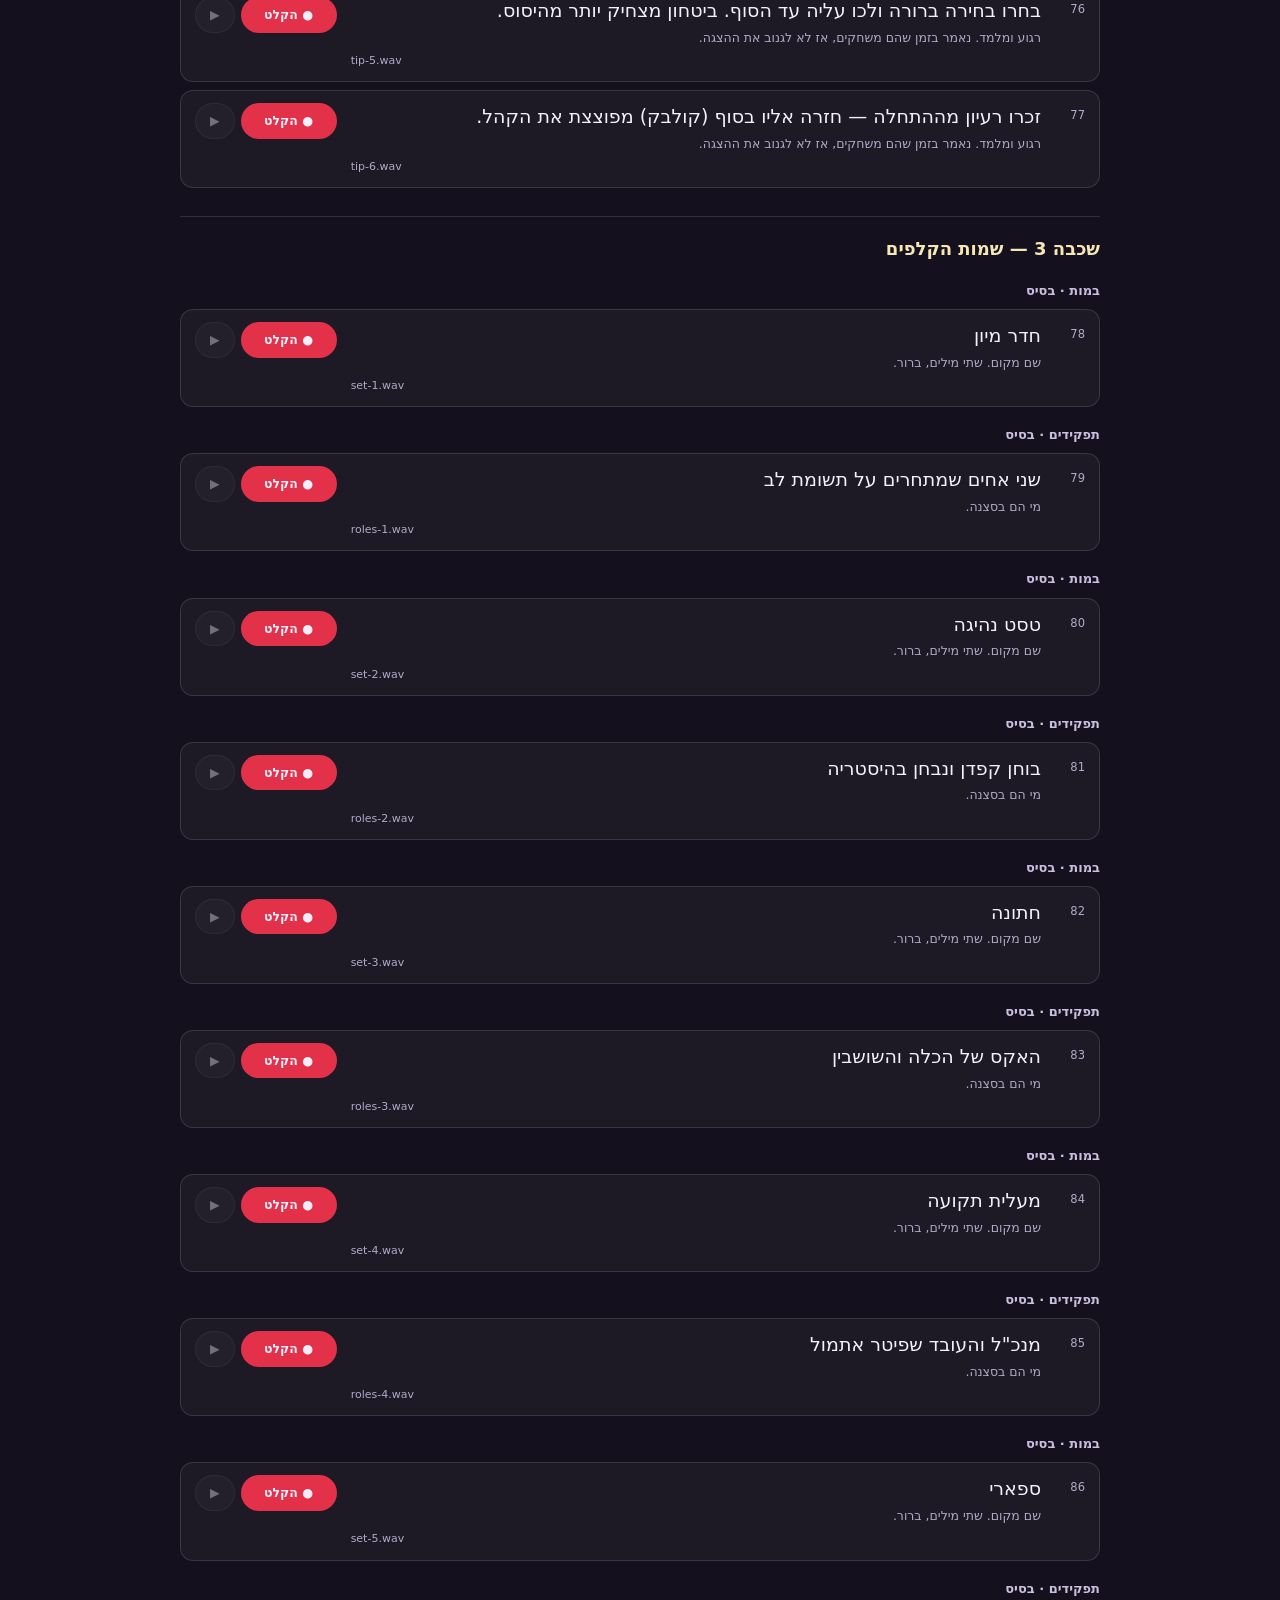
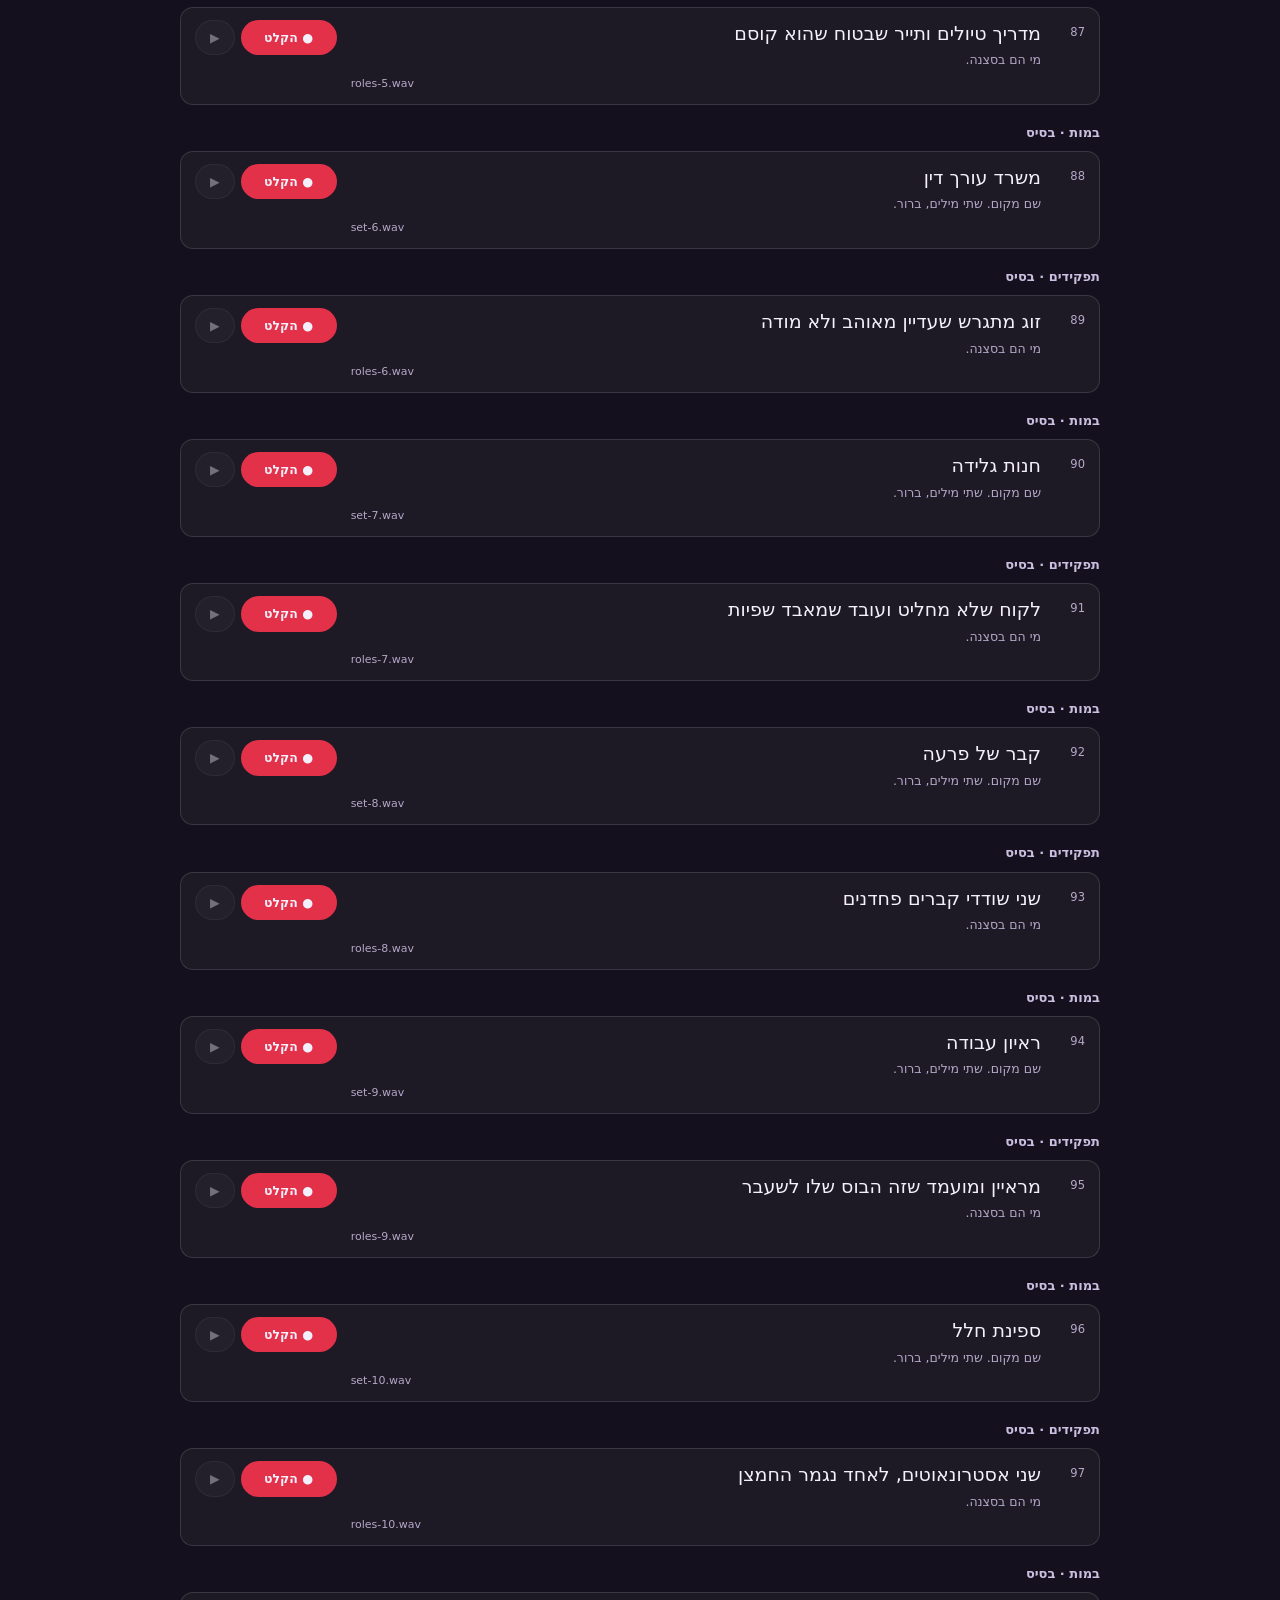
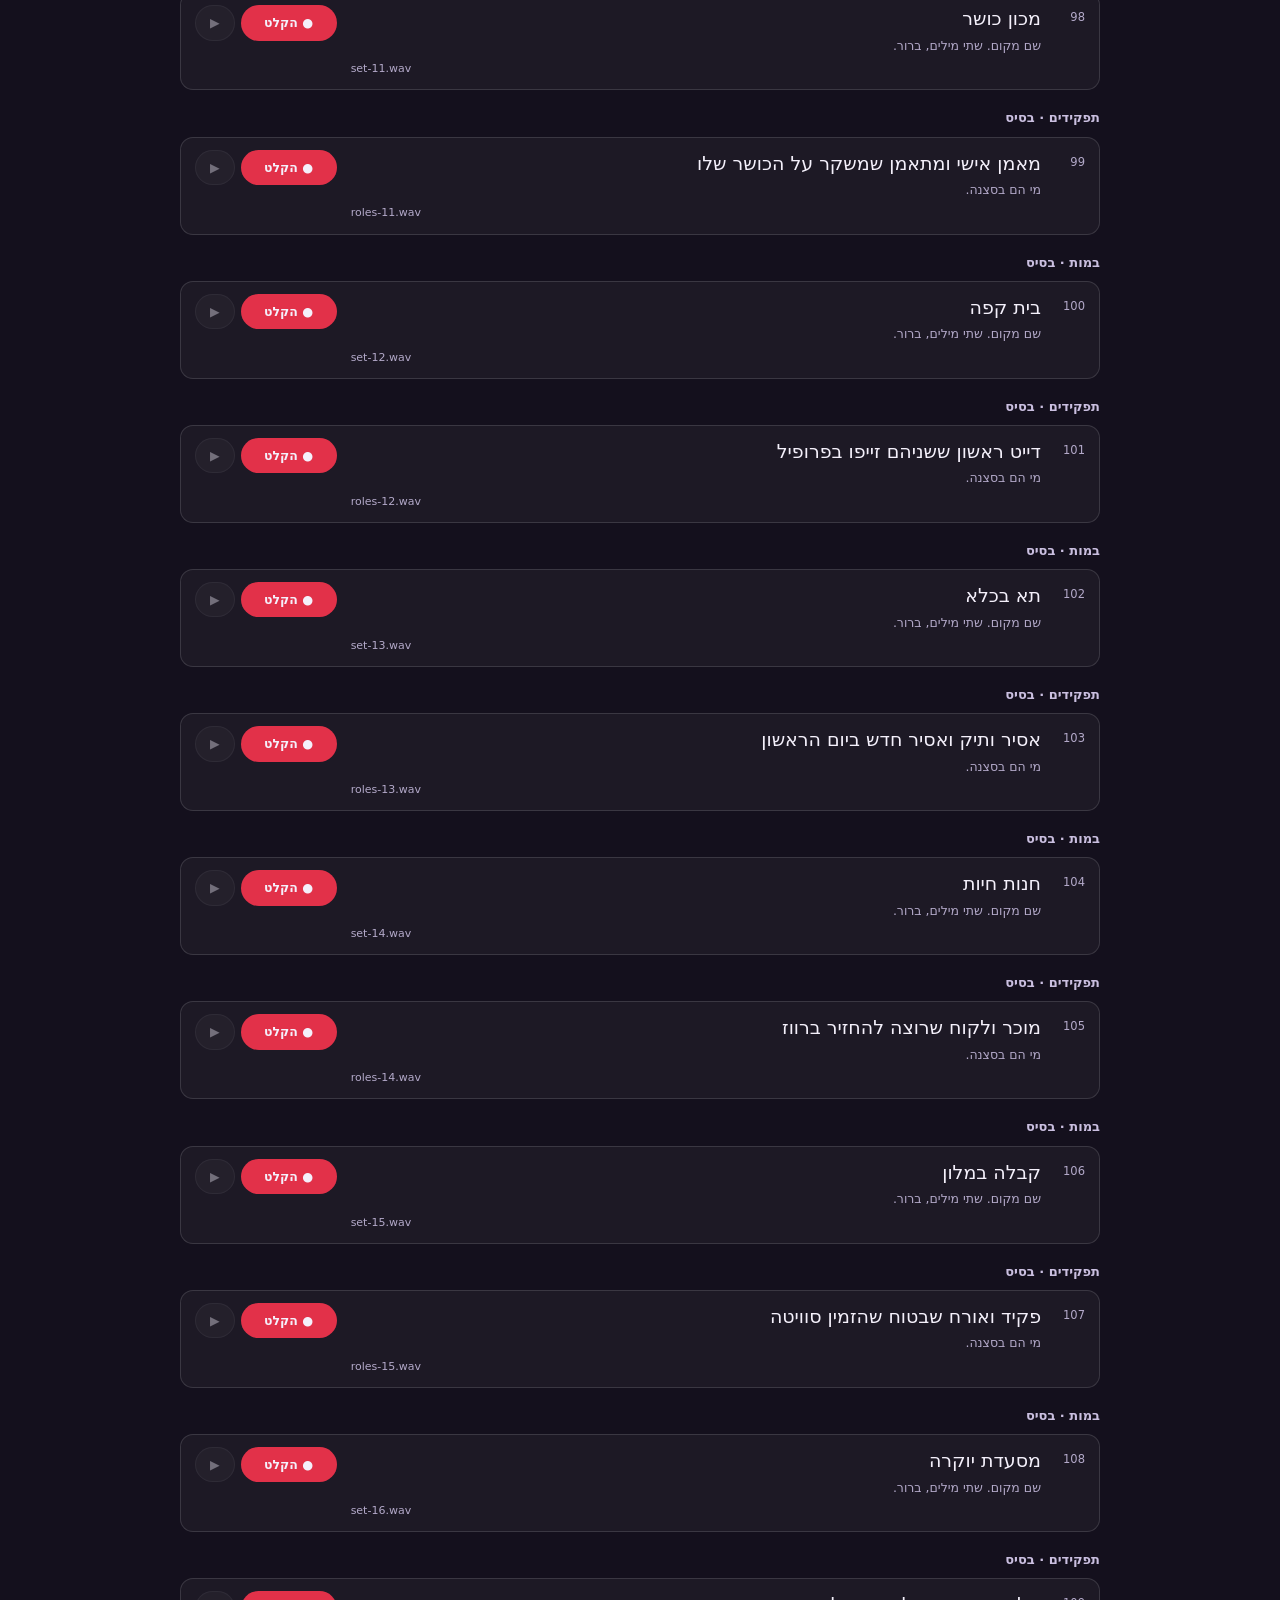
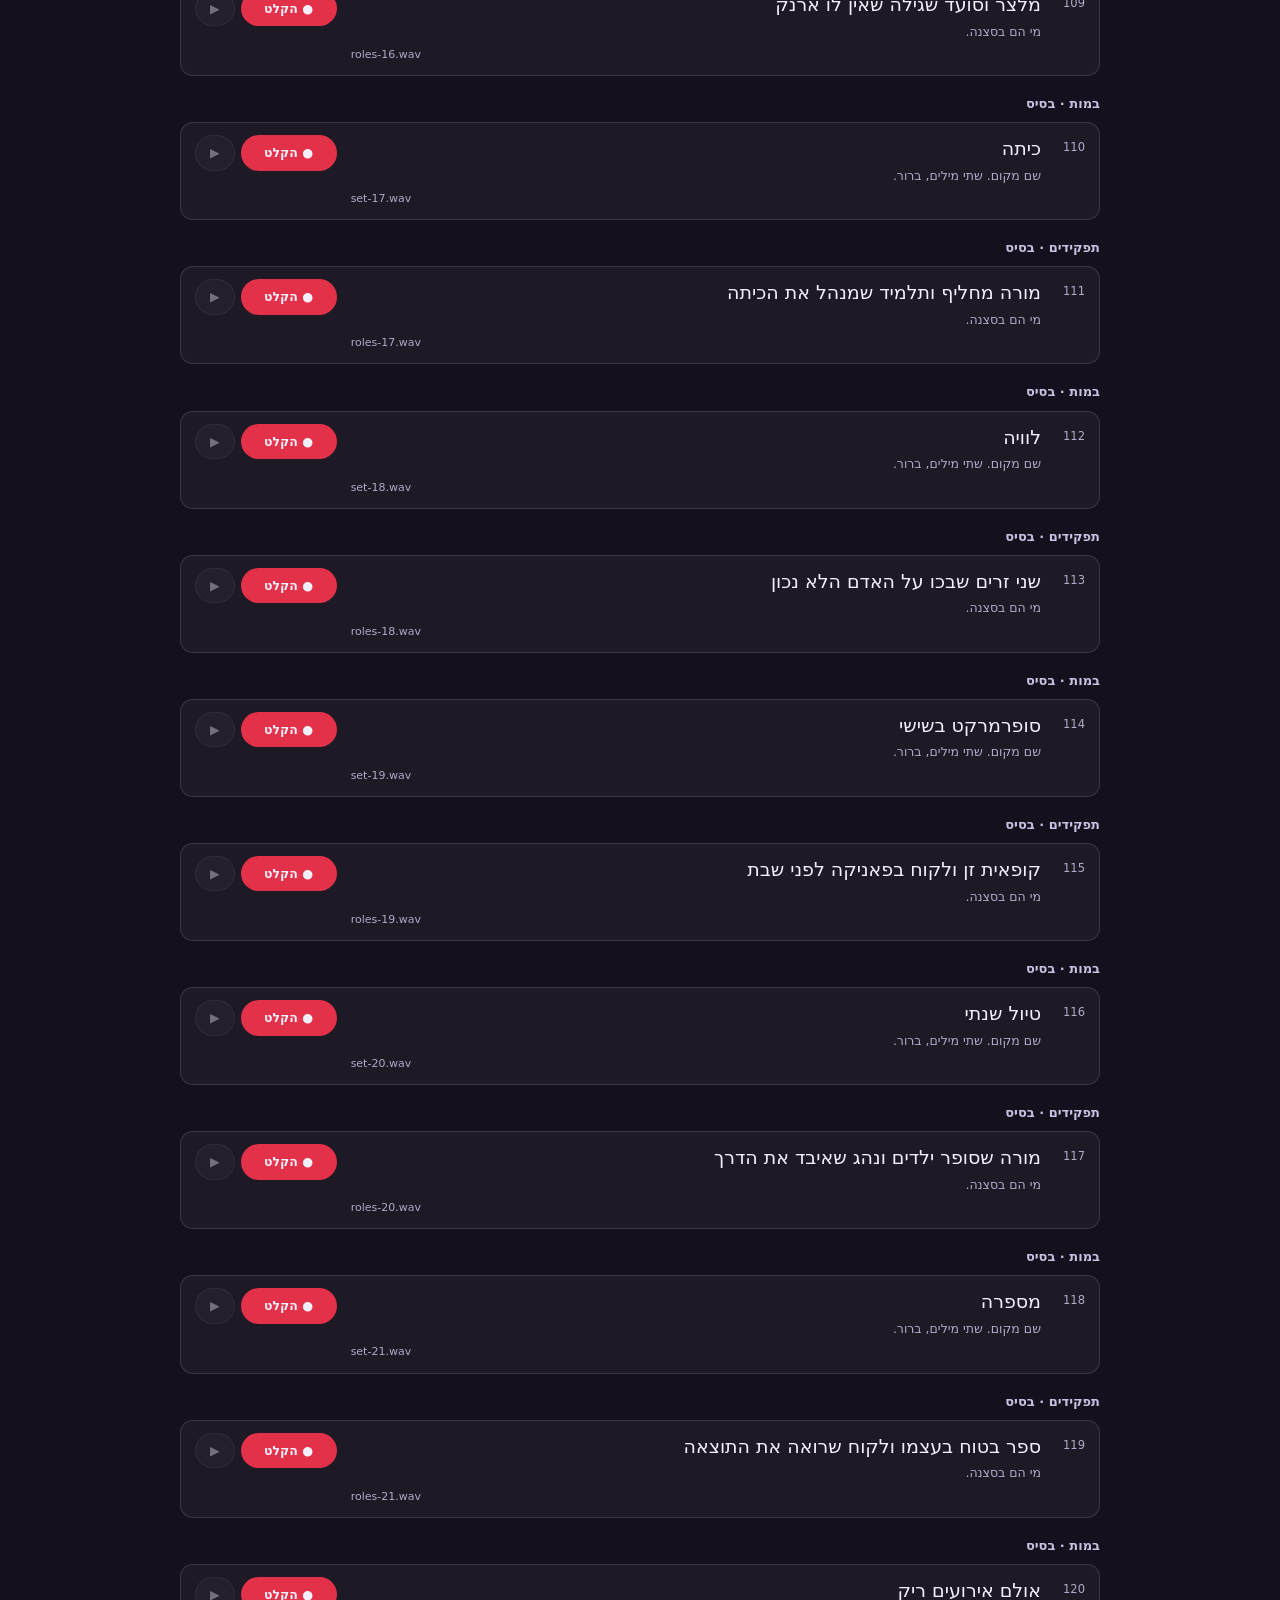
<file: rec/index.html>
<!DOCTYPE html>
<html lang="he" dir="rtl">
<head>
<meta charset="UTF-8"><meta name="viewport" content="width=device-width, initial-scale=1.0, viewport-fit=cover">
<meta name="robots" content="noindex, nofollow">
<meta name="theme-color" content="#14101d">
<title>מהמותן · אולפן הקלטה</title>
<style>
:root{--stage:#14101d;--panel:#1e1729;--line:rgba(255,255,255,.13);--gold:#f6e7b4;--red:#e23149;--dim:#b3a9c9;--ok:#2c9e5b}
*{box-sizing:border-box}
body{font-family:Heebo,system-ui,sans-serif;background:var(--stage);color:#f4f0fb;margin:0;padding:0 16px 120px;line-height:1.55}
.wrap{max-width:920px;margin:0 auto}
h1{font-size:24px;margin:22px 0 2px}
.lead{color:var(--dim);font-size:13.5px;margin:0 0 14px}
.bar{position:sticky;top:0;z-index:9;background:rgba(20,16,29,.97);backdrop-filter:blur(8px);border-bottom:1px solid var(--line);margin:0 -16px 16px;padding:10px 16px;display:flex;gap:12px;align-items:center;flex-wrap:wrap}
.bar b{font-size:13px;white-space:nowrap}
.prog{flex:1;min-width:120px;height:8px;background:rgba(255,255,255,.1);border-radius:99px;overflow:hidden}
.prog i{display:block;height:100%;background:var(--ok);width:0;transition:width .2s}
.meter{width:120px;height:10px;background:rgba(255,255,255,.1);border-radius:99px;overflow:hidden;position:relative}
.meter i{display:block;height:100%;width:0;background:linear-gradient(90deg,#2c9e5b 0%,#2c9e5b 70%,#e08a1e 85%,#e23149 100%)}
button{background:rgba(255,255,255,.08);border:1px solid var(--line);color:#f4f0fb;border-radius:99px;padding:7px 14px;font:inherit;font-size:12.5px;font-weight:700;cursor:pointer}
button:hover:not(:disabled){background:rgba(246,231,180,.15)}
button:disabled{opacity:.4;cursor:default}
button.primary{background:var(--red);border-color:transparent}
button.rec{background:var(--red);border-color:transparent;min-width:96px}
button.rec.on{background:#fff;color:var(--red);animation:pulse 1s infinite}
@keyframes pulse{50%{opacity:.55}}
select{background:rgba(0,0,0,.32);border:1px solid var(--line);border-radius:9px;padding:6px 10px;color:#fff;font:inherit;font-size:12.5px;max-width:230px}
label.sw{display:flex;gap:6px;align-items:center;font-size:12.5px;font-weight:700;color:#cabfe0;cursor:pointer}
h2{font-size:18px;margin:28px 0 4px;color:var(--gold);border-top:1px solid var(--line);padding-top:18px}
h3{font-size:13px;margin:18px 0 2px;color:#cabfe0}
.card{background:rgba(255,255,255,.04);border:1px solid var(--line);border-radius:13px;padding:12px 14px;margin:8px 0;display:flex;gap:14px;align-items:flex-start}
.card.done{border-color:rgba(44,158,91,.5);background:rgba(44,158,91,.07)}
.card.silent{border-color:rgba(226,49,73,.6);background:rgba(226,49,73,.09)}
.card.silent .meta{color:#ff9aa8;font-weight:700}
.card.active{border-color:var(--gold);box-shadow:0 0 0 1px rgba(246,231,180,.3)}
.card .num{font-size:11.5px;color:var(--dim);min-width:30px;padding-top:4px}
.card .mid{flex:1;min-width:0}
.card .txt{font-size:19px;line-height:1.4}
.card .how{font-size:12.5px;color:var(--dim);margin-top:4px}
.card .meta{font-size:11px;color:var(--dim);margin-top:5px;direction:ltr;text-align:left}
.card .btns{display:flex;gap:6px;flex-wrap:wrap;align-items:flex-start}
.box{background:rgba(255,255,255,.05);border:1px solid var(--line);border-radius:13px;padding:13px 16px;margin:0 0 16px;font-size:13.5px}
.box b{color:var(--gold)}
.warn{background:rgba(226,49,73,.11);border-color:rgba(226,49,73,.45)}
code{background:rgba(0,0,0,.35);padding:1px 5px;border-radius:4px;font-size:12px;direction:ltr;display:inline-block}
kbd{background:rgba(255,255,255,.12);border:1px solid var(--line);border-bottom-width:2px;border-radius:5px;padding:1px 6px;font-size:11.5px;font-family:inherit}
.hidden{display:none!important}
@media(max-width:700px){
  body{padding:0 10px 140px}
  .bar{gap:8px;padding:8px 10px;margin:0 -10px 12px}
  .bar b{font-size:12px}
  .meter{width:70px}
  .prog{min-width:60px}
  select{max-width:140px;font-size:12px}
  h1{font-size:20px;margin:14px 0 2px}
  .card{flex-wrap:wrap;padding:14px 12px;gap:8px}
  .card .num{min-width:24px;font-size:13px}
  .card .txt{font-size:22px;line-height:1.35}
  .card .how{font-size:13.5px}
  .card .btns{width:100%;gap:10px;margin-top:6px}
  .card .btns button{flex:1;padding:14px 10px;font-size:15px;min-height:52px}
  button.rec{min-width:0}
  .card .pl{max-width:88px}
  #help,#tips{font-size:13px}
}
</style>
</head>
<body>
<div class="wrap">
<h1>🎙️ מהמותן · אולפן הקלטה</h1>
<p class="lead">מקליט ישירות בדפדפן, שומר במכשיר, ומוריד הכל כקבצי WAV מוכנים.</p>
<div class="box warn hidden" id="phonetip">
<b>אתה בטלפון.</b> ההקלטות נשמרות בדפדפן של הטלפון בלבד. <b>אל תנקה היסטוריה ואל תסגור בגלישה פרטית</b> לפני שהורדת את ה-ZIP.
כדאי להקליט קודם את שכבה 1 (ארבעים ושבעה הקטעים הראשונים), להוריד, ורק אז להמשיך.
</div>

<div class="bar">
  <button id="mic" class="primary">הפעל מיקרופון</button>
  <select id="dev" class="hidden"></select>
  <div class="meter"><i id="lvl"></i></div>
  <b id="stat">0 / 0</b>
  <div class="prog"><i id="pi"></i></div>
  <label class="sw"><input type="checkbox" id="auto" checked> המשך לבא אוטומטית</label>
  <label class="sw"><input type="checkbox" id="trim" checked> חתוך שקט</label>
  <button id="check">בדיקת מיקרופון</button>
  <button id="scan">סרוק הקלטות</button>
  <button id="zip">הורד הכל</button>
  <button id="wipe">מחק הכל</button>
</div>

<div class="box" id="help">
<b>איך זה עובד</b><br>
פשוט לוחצים <b>● הקלט</b> על השורה הראשונה. בפעם הראשונה הדפדפן יבקש הרשאה למיקרופון, מאשרים, וזהו. על כל שורה: <b>● הקלט</b> להתחלה, ושוב לעצירה.
אפשר להאזין, ואם לא יצא טוב פשוט מקליטים שוב על אותה שורה.<br><br>
<b>מקשים</b>: <kbd>רווח</kbd> מתחיל ועוצר את השורה הנוכחית · <kbd>↓</kbd> ו-<kbd>↑</kbd> לשורה הבאה והקודמת · <kbd>Enter</kbd> מאזין לשורה.<br><br>
הכל נשמר בדפדפן תוך כדי, אז אפשר לעצור ולחזור מחר. בסוף <b>הורד הכל</b> נותן קובץ ZIP עם כל ההקלטות בשמות הנכונים.<br><br>
<b>⟨סוגריים משולשים⟩</b> בהסבר = חלק שמשתנה בכל סיבוב ולא מקליטים אותו. הוא ייכנס בין שתי הקלטות.
</div>

<div class="box" id="tips">
<b>שלוש עצות שמשנות את התוצאה</b><br>
1. <b>מרחק קבוע</b> מהמיקרופון, כטפח. אם תתקרב ותתרחק בין קטעים, זה יישמע כמו הקלטות שונות שהודבקו.<br>
2. <b>שקט בחדר.</b> מאוורר, מזגן ומקרר נשמעים בהקלטה גם אם אתה לא שם לב אליהם.<br>
3. <b>הסרגל הירוק</b> צריך לקפוץ באמצע. אם הוא נוגע באדום זה מעוות, ואם הוא בקושי זז זה יהיה רועש אחרי הגברה.
</div>

<div class="box warn hidden" id="devwarn">
<b>שים לב להתקן שנבחר.</b> <span id="devwarntxt"></span>
</div>

<div class="box hidden" id="checkbox"><b>בדיקת מיקרופון:</b> <span id="checktxt"></span></div>

<div class="box warn hidden" id="nomic">
<b>הדפדפן לא נותן גישה למיקרופון.</b><br>
אם פתחת את הקובץ ישירות מהדיסק במחשב: סגור את הלשונית ובמקום זה <b>דאבל-קליק על <code>record.bat</code></b>.<br>
אם אתה בטלפון: ודא שהכתובת מתחילה ב-<code>https</code>, ושלא דחית את בקשת ההרשאה. בהגדרות הדפדפן אפשר לאפס הרשאות לאתר.
</div>

<div id="list"></div>
</div>

<script>
const LINES = [{"n":1,"tier":1,"group":"ספירה לאחור","text":"שלוש","how":"ברור וקצבי. אותו טון בדיוק בשלושת המספרים.","file":"count-3"},{"n":2,"tier":1,"group":"ספירה לאחור","text":"שתיים","how":"אותו טון כמו קודם, בלי לעלות.","file":"count-2"},{"n":3,"tier":1,"group":"ספירה לאחור","text":"אחת","how":"אותו טון. המתח נבנה מהקצב, לא מהעוצמה.","file":"count-1"},{"n":4,"tier":1,"group":"ספירה לאחור","text":"אקשן!","how":"כאן כן מתפרץ. קצר, חד, פותח את הסצנה.","file":"count-action"},{"n":5,"tier":1,"group":"עצירת סצנה","text":"קפאו! החליפו שחקן, ופתחו סצנה חדשה מאותה תנוחה.","how":"מילת הפקודה \"קפאו\" חזקה, וההסבר אחריה רגוע יותר. מחליף את \"פריז\" שבקוד, שנקרא כמו העיר.","file":"freeze"},{"n":6,"tier":1,"group":"החלפה · הקומפר","text":"החלפה!","how":"קוטע את הסצנה באמצע. חד וקצר. מנחה של ערב אירוע: חם, בטוח, נהנה מהעבודה.","file":"compere-swap-1"},{"n":7,"tier":1,"group":"החלפה · הקומפר","text":"החלפה! תפתיעו אותי!","how":"קוטע את הסצנה באמצע. חד וקצר. מנחה של ערב אירוע: חם, בטוח, נהנה מהעבודה.","file":"compere-swap-2"},{"n":8,"tier":1,"group":"החלפה · הקומפר","text":"החלפה — עכשיו!","how":"קוטע את הסצנה באמצע. חד וקצר. מנחה של ערב אירוע: חם, בטוח, נהנה מהעבודה.","file":"compere-swap-3"},{"n":9,"tier":1,"group":"החלפה · הקומפר","text":"שוב! החלפה!","how":"קוטע את הסצנה באמצע. חד וקצר. מנחה של ערב אירוע: חם, בטוח, נהנה מהעבודה.","file":"compere-swap-4"},{"n":10,"tier":1,"group":"סוף סיבוב · הקומפר","text":"נגמר הזמן! מחיאות כפיים!","how":"סוגר ומשחרר את המתח. מנחה של ערב אירוע: חם, בטוח, נהנה מהעבודה.","file":"compere-timeup-1"},{"n":11,"tier":1,"group":"סוף סיבוב · הקומפר","text":"וזהו! איזה יופי!","how":"סוגר ומשחרר את המתח. מנחה של ערב אירוע: חם, בטוח, נהנה מהעבודה.","file":"compere-timeup-2"},{"n":12,"tier":1,"group":"סוף סיבוב · הקומפר","text":"סיימנו! כל הכבוד!","how":"סוגר ומשחרר את המתח. מנחה של ערב אירוע: חם, בטוח, נהנה מהעבודה.","file":"compere-timeup-3"},{"n":13,"tier":1,"group":"בדיקת קול · הקומפר","text":"שלום! אני המנחה שלכם הערב. מוכנים לאלתר?","how":"מציג את עצמו בפעם הראשונה. מנחה של ערב אירוע: חם, בטוח, נהנה מהעבודה.","file":"compere-test"},{"n":14,"tier":1,"group":"החלפה · הציני","text":"החלפה. נו, באמת.","how":"קוטע את הסצנה באמצע. חד וקצר. יבש, שטוח, כאילו כבר ראה הכל. בלי לצעוק.","file":"cynic-swap-1"},{"n":15,"tier":1,"group":"החלפה · הציני","text":"החלפה. נסו שוב.","how":"קוטע את הסצנה באמצע. חד וקצר. יבש, שטוח, כאילו כבר ראה הכל. בלי לצעוק.","file":"cynic-swap-2"},{"n":16,"tier":1,"group":"החלפה · הציני","text":"החלפה. זה היה צפוי.","how":"קוטע את הסצנה באמצע. חד וקצר. יבש, שטוח, כאילו כבר ראה הכל. בלי לצעוק.","file":"cynic-swap-3"},{"n":17,"tier":1,"group":"החלפה · הציני","text":"החלפה. הפעם תתאמצו.","how":"קוטע את הסצנה באמצע. חד וקצר. יבש, שטוח, כאילו כבר ראה הכל. בלי לצעוק.","file":"cynic-swap-4"},{"n":18,"tier":1,"group":"סוף סיבוב · הציני","text":"נגמר. סוף סוף.","how":"סוגר ומשחרר את המתח. יבש, שטוח, כאילו כבר ראה הכל. בלי לצעוק.","file":"cynic-timeup-1"},{"n":19,"tier":1,"group":"סוף סיבוב · הציני","text":"זהו. הספיק לי.","how":"סוגר ומשחרר את המתח. יבש, שטוח, כאילו כבר ראה הכל. בלי לצעוק.","file":"cynic-timeup-2"},{"n":20,"tier":1,"group":"סוף סיבוב · הציני","text":"נגמר הזמן. מזל.","how":"סוגר ומשחרר את המתח. יבש, שטוח, כאילו כבר ראה הכל. בלי לצעוק.","file":"cynic-timeup-3"},{"n":21,"tier":1,"group":"בדיקת קול · הציני","text":"כן, כן. אני המנחה. בואו נראה אתכם.","how":"מציג את עצמו בפעם הראשונה. יבש, שטוח, כאילו כבר ראה הכל. בלי לצעוק.","file":"cynic-test"},{"n":22,"tier":1,"group":"החלפה · המשוגע","text":"החלפה החלפה החלפה!","how":"קוטע את הסצנה באמצע. חד וקצר. אנרגיה גבוהה, מהיר, מתפוצץ. אבל עדיין מובן.","file":"manic-swap-1"},{"n":23,"tier":1,"group":"החלפה · המשוגע","text":"החלפה! יאללה!","how":"קוטע את הסצנה באמצע. חד וקצר. אנרגיה גבוהה, מהיר, מתפוצץ. אבל עדיין מובן.","file":"manic-swap-2"},{"n":24,"tier":1,"group":"החלפה · המשוגע","text":"בום! החלפה!","how":"קוטע את הסצנה באמצע. חד וקצר. אנרגיה גבוהה, מהיר, מתפוצץ. אבל עדיין מובן.","file":"manic-swap-3"},{"n":25,"tier":1,"group":"החלפה · המשוגע","text":"החלפה!! עוד!!","how":"קוטע את הסצנה באמצע. חד וקצר. אנרגיה גבוהה, מהיר, מתפוצץ. אבל עדיין מובן.","file":"manic-swap-4"},{"n":26,"tier":1,"group":"סוף סיבוב · המשוגע","text":"בוםם! נגמר!","how":"סוגר ומשחרר את המתח. אנרגיה גבוהה, מהיר, מתפוצץ. אבל עדיין מובן.","file":"manic-timeup-1"},{"n":27,"tier":1,"group":"סוף סיבוב · המשוגע","text":"טררםם! זהו!","how":"סוגר ומשחרר את המתח. אנרגיה גבוהה, מהיר, מתפוצץ. אבל עדיין מובן.","file":"manic-timeup-2"},{"n":28,"tier":1,"group":"סוף סיבוב · המשוגע","text":"ספיד! נגמר הזמן!","how":"סוגר ומשחרר את המתח. אנרגיה גבוהה, מהיר, מתפוצץ. אבל עדיין מובן.","file":"manic-timeup-3"},{"n":29,"tier":1,"group":"בדיקת קול · המשוגע","text":"הייי! אני המנחה הכי משוגע שיש! קדימהה!","how":"מציג את עצמו בפעם הראשונה. אנרגיה גבוהה, מהיר, מתפוצץ. אבל עדיין מובן.","file":"manic-test"},{"n":30,"tier":1,"group":"פתיחת סיבוב · הקומפר","text":"גבירותיי ורבותיי!","how":"הכרזה של מנחה במה. אחרי המילה האחרונה יש שקט קצר — שם ייכנסו השמות. (נאמר לפני ⟨שמות השחקנים⟩)","file":"compere-intro-1"},{"n":31,"tier":1,"group":"פתיחת סיבוב · הקומפר","text":"עלו לבמה!","how":"אחרי השמות. מזמין אותם פנימה, לא פוקד. (נאמר אחרי ⟨שמות השחקנים⟩)","file":"compere-intro-2"},{"n":32,"tier":1,"group":"פתיחת סיבוב · הציני","text":"טוב.","how":"מילה אחת, שטוחה, כאילו נאנח. (נאמר לפני ⟨שמות השחקנים⟩)","file":"cynic-intro-1"},{"n":33,"tier":1,"group":"פתיחת סיבוב · הציני","text":"בואו נגמור עם זה.","how":"בלי התלהבות. זה הקטע. (נאמר אחרי ⟨שמות השחקנים⟩)","file":"cynic-intro-2"},{"n":34,"tier":1,"group":"פתיחת סיבוב · המשוגע","text":"וואו וואו וואו!","how":"מהר ועולה. שלוש פעמים באותה נשימה. (נאמר לפני ⟨שמות השחקנים⟩)","file":"manic-intro-1"},{"n":35,"tier":1,"group":"פתיחת סיבוב · המשוגע","text":"קדימה קדימה קדימה!","how":"דוחף אותם קדימה. (נאמר אחרי ⟨שמות השחקנים⟩)","file":"manic-intro-2"},{"n":36,"tier":1,"group":"הצגת הקלפים","text":"הבמה:","how":"מכריז, ואז עוצר. כמו מגיש פרס. (נאמר לפני ⟨שם הבמה⟩)","file":"draw-a-1"},{"n":37,"tier":1,"group":"הצגת הקלפים","text":"והאילוץ:","how":"ממשיך לאילוץ. אותו קצב. (נאמר אחרי ⟨שם הבמה⟩)","file":"draw-a-2"},{"n":38,"tier":1,"group":"הצגת הקלפים","text":"קדימה!","how":"סוגר את ההצגה ופותח את המשחק.","file":"draw-b-1"},{"n":39,"tier":1,"group":"הצגת התפקידים","text":"אתם","how":"מילה אחת ואז שקט. נשמע טבעי רק אם לא מאריכים אותה. (נאמר לפני ⟨התפקידים⟩)","file":"frame-a-1"},{"n":40,"tier":1,"group":"הצגת התפקידים","text":"המקום:","how":"ממשיך למקום. (נאמר אחרי ⟨התפקידים⟩)","file":"frame-a-2"},{"n":41,"tier":1,"group":"מי מתחיל","text":"מתחילים:","how":"קצר. הנוסח הזה מחליף את “את/ה מתחיל/ה” שבקוד. (נאמר לפני ⟨שם⟩)","file":"frame-b-1"},{"n":42,"tier":1,"group":"נושא חדש","text":"נושא חדש!","how":"הפתעה. זורק טוויסט לאמצע הסצנה. (נאמר לפני ⟨הנושא⟩)","file":"topic-lead-1"},{"n":43,"tier":1,"group":"סיבוב ניחוש","text":"סיבוב ניחוש!","how":"מכריז על שינוי כללים. (נאמר לפני ⟨שם המנחש⟩)","file":"guess-intro-1"},{"n":44,"tier":1,"group":"סיבוב ניחוש","text":"בלי להסתכל על המסך! כל השאר, תציצו בסוד.","how":"הוראה ברורה, קצת קונספירטיבית. החלק השני בלחישה. (נאמר אחרי ⟨שם המנחש⟩)","file":"guess-intro-2"},{"n":45,"tier":1,"group":"ניחוש נכון","text":"ניחש נכון! כל הכבוד!","how":"התלהבות אמיתית. זה רגע ניצחון. (נאמר אחרי ⟨שם⟩)","file":"guess-win-2"},{"n":46,"tier":1,"group":"ניחוש שגוי","text":"נגמר הזמן! הסוד היה:","how":"אכזבה משועשעת, לא נזיפה. (נאמר לפני ⟨הסוד⟩)","file":"guess-lose-1"},{"n":47,"tier":1,"group":"הכרזת מנצח","text":"מנצח! כל הכבוד!","how":"שיא הערב. הכי חם שיש לך. (נאמר אחרי ⟨שם⟩)","file":"winner-2"},{"n":48,"tier":2,"group":"נושאים (נאמר אחרי “נושא חדש!”)","text":"פתאום נכנס שוטר ושואל מה קורה כאן","how":"משפט אחד, ענייני. זה טוויסט באמצע סצנה.","file":"topic-1"},{"n":49,"tier":2,"group":"נושאים (נאמר אחרי “נושא חדש!”)","text":"עכשיו הסצנה הופכת למיוזיקל","how":"משפט אחד, ענייני. זה טוויסט באמצע סצנה.","file":"topic-2"},{"n":50,"tier":2,"group":"נושאים (נאמר אחרי “נושא חדש!”)","text":"מתחיל גשם פתאומי וחזק","how":"משפט אחד, ענייני. זה טוויסט באמצע סצנה.","file":"topic-3"},{"n":51,"tier":2,"group":"נושאים (נאמר אחרי “נושא חדש!”)","text":"אחד מכם מגלה סוד גדול — עכשיו","how":"משפט אחד, ענייני. זה טוויסט באמצע סצנה.","file":"topic-4"},{"n":52,"tier":2,"group":"נושאים (נאמר אחרי “נושא חדש!”)","text":"הטלפון מצלצל. מי זה?!","how":"משפט אחד, ענייני. זה טוויסט באמצע סצנה.","file":"topic-5"},{"n":53,"tier":2,"group":"נושאים (נאמר אחרי “נושא חדש!”)","text":"פתאום אתם מאחרים למשהו דחוף","how":"משפט אחד, ענייני. זה טוויסט באמצע סצנה.","file":"topic-6"},{"n":54,"tier":2,"group":"נושאים (נאמר אחרי “נושא חדש!”)","text":"נכנסת דמות שלישית מפתיעה — דמיינו אותה","how":"משפט אחד, ענייני. זה טוויסט באמצע סצנה.","file":"topic-7"},{"n":55,"tier":2,"group":"נושאים (נאמר אחרי “נושא חדש!”)","text":"משהו מתפוצץ ברקע!","how":"משפט אחד, ענייני. זה טוויסט באמצע סצנה.","file":"topic-8"},{"n":56,"tier":2,"group":"נושאים (נאמר אחרי “נושא חדש!”)","text":"מסתבר שאחד מכם מאוהב בשני","how":"משפט אחד, ענייני. זה טוויסט באמצע סצנה.","file":"topic-9"},{"n":57,"tier":2,"group":"נושאים (נאמר אחרי “נושא חדש!”)","text":"פתאום אתם בכלל בחלל","how":"משפט אחד, ענייני. זה טוויסט באמצע סצנה.","file":"topic-10"},{"n":58,"tier":2,"group":"נושאים (נאמר אחרי “נושא חדש!”)","text":"חיית המחמד שלכם נעלמה","how":"משפט אחד, ענייני. זה טוויסט באמצע סצנה.","file":"topic-11"},{"n":59,"tier":2,"group":"נושאים (נאמר אחרי “נושא חדש!”)","text":"מישהו אומר את האמת שאסור היה לומר","how":"משפט אחד, ענייני. זה טוויסט באמצע סצנה.","file":"topic-12"},{"n":60,"tier":2,"group":"נושאים (נאמר אחרי “נושא חדש!”)","text":"מגיע אורח לא קרוא","how":"משפט אחד, ענייני. זה טוויסט באמצע סצנה.","file":"topic-13"},{"n":61,"tier":2,"group":"נושאים (נאמר אחרי “נושא חדש!”)","text":"אתם מגלים שאתם תקועים ביחד","how":"משפט אחד, ענייני. זה טוויסט באמצע סצנה.","file":"topic-14"},{"n":62,"tier":2,"group":"נושאים (נאמר אחרי “נושא חדש!”)","text":"הזמן אוזל — חייבים להחליט עכשיו!","how":"משפט אחד, ענייני. זה טוויסט באמצע סצנה.","file":"topic-15"},{"n":63,"tier":2,"group":"נושאים (נאמר אחרי “נושא חדש!”)","text":"פתאום כולם מדברים בלחש","how":"משפט אחד, ענייני. זה טוויסט באמצע סצנה.","file":"topic-16"},{"n":64,"tier":2,"group":"נושאים (נאמר אחרי “נושא חדש!”)","text":"אחד מכם בעצם משקר כל הזמן","how":"משפט אחד, ענייני. זה טוויסט באמצע סצנה.","file":"topic-17"},{"n":65,"tier":2,"group":"נושאים (נאמר אחרי “נושא חדש!”)","text":"הרגע הזה — בעצם הכל חלום","how":"משפט אחד, ענייני. זה טוויסט באמצע סצנה.","file":"topic-18"},{"n":66,"tier":2,"group":"נושאים (נאמר אחרי “נושא חדש!”)","text":"פתאום אחד מכם מדבר רק בחרוזים","how":"משפט אחד, ענייני. זה טוויסט באמצע סצנה.","file":"topic-19"},{"n":67,"tier":2,"group":"נושאים (נאמר אחרי “נושא חדש!”)","text":"הגעתם לחדשות — שדרו דיווח חי","how":"משפט אחד, ענייני. זה טוויסט באמצע סצנה.","file":"topic-20"},{"n":68,"tier":2,"group":"נושאים (נאמר אחרי “נושא חדש!”)","text":"אחד מכם מתגלה כסוכן חשאי","how":"משפט אחד, ענייני. זה טוויסט באמצע סצנה.","file":"topic-21"},{"n":69,"tier":2,"group":"נושאים (נאמר אחרי “נושא חדש!”)","text":"נגמר החשמל — המשיכו בחושך","how":"משפט אחד, ענייני. זה טוויסט באמצע סצנה.","file":"topic-22"},{"n":70,"tier":2,"group":"נושאים (נאמר אחרי “נושא חדש!”)","text":"קיבלתם מיליון שקל — ועכשיו רבים עליו","how":"משפט אחד, ענייני. זה טוויסט באמצע סצנה.","file":"topic-23"},{"n":71,"tier":2,"group":"נושאים (נאמר אחרי “נושא חדש!”)","text":"פתאום אתם בתוך פרסומת","how":"משפט אחד, ענייני. זה טוויסט באמצע סצנה.","file":"topic-24"},{"n":72,"tier":2,"group":"רמזים","text":"כן, ו... — קבלו כל הצעה של השותף ובנו עליה. לעולם אל תחסמו.","how":"רגוע ומלמד. נאמר בזמן שהם משחקים, אז לא לגנוב את ההצגה.","file":"tip-1"},{"n":73,"tier":2,"group":"רמזים","text":"ספציפי תמיד מנצח: 'פודל חרדתי בן 11' עדיף על 'כלב'.","how":"רגוע ומלמד. נאמר בזמן שהם משחקים, אז לא לגנוב את ההצגה.","file":"tip-2"},{"n":74,"tier":2,"group":"רמזים","text":"מצאתם דבר מצחיק? תעצימו אותו במדרגות, שוב ושוב.","how":"רגוע ומלמד. נאמר בזמן שהם משחקים, אז לא לגנוב את ההצגה.","file":"tip-3"},{"n":75,"tier":2,"group":"רמזים","text":"תגובה חזקה מיוזמה — תנו לשותף להוביל ופשוט הגיבו.","how":"רגוע ומלמד. נאמר בזמן שהם משחקים, אז לא לגנוב את ההצגה.","file":"tip-4"},{"n":76,"tier":2,"group":"רמזים","text":"בחרו בחירה ברורה ולכו עליה עד הסוף. ביטחון מצחיק יותר מהיסוס.","how":"רגוע ומלמד. נאמר בזמן שהם משחקים, אז לא לגנוב את ההצגה.","file":"tip-5"},{"n":77,"tier":2,"group":"רמזים","text":"זכרו רעיון מההתחלה — חזרה אליו בסוף (קולבק) מפוצצת את הקהל.","how":"רגוע ומלמד. נאמר בזמן שהם משחקים, אז לא לגנוב את ההצגה.","file":"tip-6"},{"n":78,"tier":3,"group":"במות · בסיס","text":"חדר מיון","how":"שם מקום. שתי מילים, ברור.","file":"set-1"},{"n":79,"tier":3,"group":"תפקידים · בסיס","text":"שני אחים שמתחרים על תשומת לב","how":"מי הם בסצנה.","file":"roles-1"},{"n":80,"tier":3,"group":"במות · בסיס","text":"טסט נהיגה","how":"שם מקום. שתי מילים, ברור.","file":"set-2"},{"n":81,"tier":3,"group":"תפקידים · בסיס","text":"בוחן קפדן ונבחן בהיסטריה","how":"מי הם בסצנה.","file":"roles-2"},{"n":82,"tier":3,"group":"במות · בסיס","text":"חתונה","how":"שם מקום. שתי מילים, ברור.","file":"set-3"},{"n":83,"tier":3,"group":"תפקידים · בסיס","text":"האקס של הכלה והשושבין","how":"מי הם בסצנה.","file":"roles-3"},{"n":84,"tier":3,"group":"במות · בסיס","text":"מעלית תקועה","how":"שם מקום. שתי מילים, ברור.","file":"set-4"},{"n":85,"tier":3,"group":"תפקידים · בסיס","text":"מנכ\"ל והעובד שפיטר אתמול","how":"מי הם בסצנה.","file":"roles-4"},{"n":86,"tier":3,"group":"במות · בסיס","text":"ספארי","how":"שם מקום. שתי מילים, ברור.","file":"set-5"},{"n":87,"tier":3,"group":"תפקידים · בסיס","text":"מדריך טיולים ותייר שבטוח שהוא קוסם","how":"מי הם בסצנה.","file":"roles-5"},{"n":88,"tier":3,"group":"במות · בסיס","text":"משרד עורך דין","how":"שם מקום. שתי מילים, ברור.","file":"set-6"},{"n":89,"tier":3,"group":"תפקידים · בסיס","text":"זוג מתגרש שעדיין מאוהב ולא מודה","how":"מי הם בסצנה.","file":"roles-6"},{"n":90,"tier":3,"group":"במות · בסיס","text":"חנות גלידה","how":"שם מקום. שתי מילים, ברור.","file":"set-7"},{"n":91,"tier":3,"group":"תפקידים · בסיס","text":"לקוח שלא מחליט ועובד שמאבד שפיות","how":"מי הם בסצנה.","file":"roles-7"},{"n":92,"tier":3,"group":"במות · בסיס","text":"קבר של פרעה","how":"שם מקום. שתי מילים, ברור.","file":"set-8"},{"n":93,"tier":3,"group":"תפקידים · בסיס","text":"שני שודדי קברים פחדנים","how":"מי הם בסצנה.","file":"roles-8"},{"n":94,"tier":3,"group":"במות · בסיס","text":"ראיון עבודה","how":"שם מקום. שתי מילים, ברור.","file":"set-9"},{"n":95,"tier":3,"group":"תפקידים · בסיס","text":"מראיין ומועמד שזה הבוס שלו לשעבר","how":"מי הם בסצנה.","file":"roles-9"},{"n":96,"tier":3,"group":"במות · בסיס","text":"ספינת חלל","how":"שם מקום. שתי מילים, ברור.","file":"set-10"},{"n":97,"tier":3,"group":"תפקידים · בסיס","text":"שני אסטרונאוטים, לאחד נגמר החמצן","how":"מי הם בסצנה.","file":"roles-10"},{"n":98,"tier":3,"group":"במות · בסיס","text":"מכון כושר","how":"שם מקום. שתי מילים, ברור.","file":"set-11"},{"n":99,"tier":3,"group":"תפקידים · בסיס","text":"מאמן אישי ומתאמן שמשקר על הכושר שלו","how":"מי הם בסצנה.","file":"roles-11"},{"n":100,"tier":3,"group":"במות · בסיס","text":"בית קפה","how":"שם מקום. שתי מילים, ברור.","file":"set-12"},{"n":101,"tier":3,"group":"תפקידים · בסיס","text":"דייט ראשון ששניהם זייפו בפרופיל","how":"מי הם בסצנה.","file":"roles-12"},{"n":102,"tier":3,"group":"במות · בסיס","text":"תא בכלא","how":"שם מקום. שתי מילים, ברור.","file":"set-13"},{"n":103,"tier":3,"group":"תפקידים · בסיס","text":"אסיר ותיק ואסיר חדש ביום הראשון","how":"מי הם בסצנה.","file":"roles-13"},{"n":104,"tier":3,"group":"במות · בסיס","text":"חנות חיות","how":"שם מקום. שתי מילים, ברור.","file":"set-14"},{"n":105,"tier":3,"group":"תפקידים · בסיס","text":"מוכר ולקוח שרוצה להחזיר ברווז","how":"מי הם בסצנה.","file":"roles-14"},{"n":106,"tier":3,"group":"במות · בסיס","text":"קבלה במלון","how":"שם מקום. שתי מילים, ברור.","file":"set-15"},{"n":107,"tier":3,"group":"תפקידים · בסיס","text":"פקיד ואורח שבטוח שהזמין סוויטה","how":"מי הם בסצנה.","file":"roles-15"},{"n":108,"tier":3,"group":"במות · בסיס","text":"מסעדת יוקרה","how":"שם מקום. שתי מילים, ברור.","file":"set-16"},{"n":109,"tier":3,"group":"תפקידים · בסיס","text":"מלצר וסועד שגילה שאין לו ארנק","how":"מי הם בסצנה.","file":"roles-16"},{"n":110,"tier":3,"group":"במות · בסיס","text":"כיתה","how":"שם מקום. שתי מילים, ברור.","file":"set-17"},{"n":111,"tier":3,"group":"תפקידים · בסיס","text":"מורה מחליף ותלמיד שמנהל את הכיתה","how":"מי הם בסצנה.","file":"roles-17"},{"n":112,"tier":3,"group":"במות · בסיס","text":"לוויה","how":"שם מקום. שתי מילים, ברור.","file":"set-18"},{"n":113,"tier":3,"group":"תפקידים · בסיס","text":"שני זרים שבכו על האדם הלא נכון","how":"מי הם בסצנה.","file":"roles-18"},{"n":114,"tier":3,"group":"במות · בסיס","text":"סופרמרקט בשישי","how":"שם מקום. שתי מילים, ברור.","file":"set-19"},{"n":115,"tier":3,"group":"תפקידים · בסיס","text":"קופאית זן ולקוח בפאניקה לפני שבת","how":"מי הם בסצנה.","file":"roles-19"},{"n":116,"tier":3,"group":"במות · בסיס","text":"טיול שנתי","how":"שם מקום. שתי מילים, ברור.","file":"set-20"},{"n":117,"tier":3,"group":"תפקידים · בסיס","text":"מורה שסופר ילדים ונהג שאיבד את הדרך","how":"מי הם בסצנה.","file":"roles-20"},{"n":118,"tier":3,"group":"במות · בסיס","text":"מספרה","how":"שם מקום. שתי מילים, ברור.","file":"set-21"},{"n":119,"tier":3,"group":"תפקידים · בסיס","text":"ספר בטוח בעצמו ולקוח שרואה את התוצאה","how":"מי הם בסצנה.","file":"roles-21"},{"n":120,"tier":3,"group":"במות · בסיס","text":"אולם אירועים ריק","how":"שם מקום. שתי מילים, ברור.","file":"set-22"},{"n":121,"tier":3,"group":"תפקידים · בסיס","text":"זמר וטכנאי סאונד — האורחים לא הגיעו","how":"מי הם בסצנה.","file":"roles-22"},{"n":122,"tier":3,"group":"במות · בסיס","text":"משאית גלידה","how":"שם מקום. שתי מילים, ברור.","file":"set-23"},{"n":123,"tier":3,"group":"תפקידים · בסיס","text":"גלידאי אופטימי ומפקח תברואה קפדן","how":"מי הם בסצנה.","file":"roles-23"},{"n":124,"tier":3,"group":"במות · בסיס","text":"חדר בריחה","how":"שם מקום. שתי מילים, ברור.","file":"set-24"},{"n":125,"tier":3,"group":"תפקידים · בסיס","text":"שני חברים תקועים, אחד מקריא הוראות הפוך","how":"מי הם בסצנה.","file":"roles-24"},{"n":126,"tier":3,"group":"במות · משרד כללי","text":"חדר ישיבות","how":"שם מקום.","file":"set-office-1"},{"n":127,"tier":3,"group":"תפקידים · משרד כללי","text":"מנהל שמאריך ומשתתף שחייב לצאת","how":"מי הם בסצנה.","file":"roles-office-1"},{"n":128,"tier":3,"group":"במות · משרד כללי","text":"המטבחון","how":"שם מקום.","file":"set-office-2"},{"n":129,"tier":3,"group":"תפקידים · משרד כללי","text":"מי שגנב את האוכל ומי שאיבד אותו","how":"מי הם בסצנה.","file":"roles-office-2"},{"n":130,"tier":3,"group":"במות · משרד כללי","text":"מעלית המשרד","how":"שם מקום.","file":"set-office-3"},{"n":131,"tier":3,"group":"תפקידים · משרד כללי","text":"מנכ\"ל ועובד חדש שלא יודע שזה המנכ\"ל","how":"מי הם בסצנה.","file":"roles-office-3"},{"n":132,"tier":3,"group":"במות · משרד כללי","text":"פינת הקפה","how":"שם מקום.","file":"set-office-4"},{"n":133,"tier":3,"group":"תפקידים · משרד כללי","text":"שני עמיתים שמרכלים על מי שנכנס עכשיו","how":"מי הם בסצנה.","file":"roles-office-4"},{"n":134,"tier":3,"group":"במות · משרד כללי","text":"ראיון יציאה","how":"שם מקום.","file":"set-office-5"},{"n":135,"tier":3,"group":"תפקידים · משרד כללי","text":"HR ועובד שכבר לא אכפת לו","how":"מי הם בסצנה.","file":"roles-office-5"},{"n":136,"tier":3,"group":"במות · משרד כללי","text":"הדרכת עובד חדש","how":"שם מקום.","file":"set-office-6"},{"n":137,"tier":3,"group":"תפקידים · משרד כללי","text":"חונך ועובד חדש שכבר 'יודע הכל'","how":"מי הם בסצנה.","file":"roles-office-6"},{"n":138,"tier":3,"group":"במות · משרד כללי","text":"יום כיף של החברה","how":"שם מקום.","file":"set-office-7"},{"n":139,"tier":3,"group":"תפקידים · משרד כללי","text":"רכזת רווחה ועובד שלא רצה לבוא","how":"מי הם בסצנה.","file":"roles-office-7"},{"n":140,"tier":3,"group":"במות · משרד כללי","text":"ישיבת תקציב","how":"שם מקום.","file":"set-office-8"},{"n":141,"tier":3,"group":"תפקידים · משרד כללי","text":"סמנכ\"ל כספים ומנהל שמבקש עוד","how":"מי הם בסצנה.","file":"roles-office-8"},{"n":142,"tier":3,"group":"במות · הייטק","text":"סטנדאפ בוקר","how":"שם מקום.","file":"set-hitech-1"},{"n":143,"tier":3,"group":"תפקידים · הייטק","text":"מנהל צוות ומפתח שלא סיים כלום","how":"מי הם בסצנה.","file":"roles-hitech-1"},{"n":144,"tier":3,"group":"במות · הייטק","text":"דמו ללקוח","how":"שם מקום.","file":"set-hitech-2"},{"n":145,"tier":3,"group":"תפקידים · הייטק","text":"איש מכירות ומפתח — הדמו קורס בלייב","how":"מי הם בסצנה.","file":"roles-hitech-2"},{"n":146,"tier":3,"group":"במות · הייטק","text":"ראיון קוד","how":"שם מקום.","file":"set-hitech-3"},{"n":147,"tier":3,"group":"תפקידים · הייטק","text":"מראיין ומועמד שכתב בקורות החיים שהוא יודע הכל","how":"מי הם בסצנה.","file":"roles-hitech-3"},{"n":148,"tier":3,"group":"במות · הייטק","text":"הדפלוי של יום חמישי","how":"שם מקום.","file":"set-hitech-4"},{"n":149,"tier":3,"group":"תפקידים · הייטק","text":"דבאופס וראש צוות בשעה 17:55","how":"מי הם בסצנה.","file":"roles-hitech-4"},{"n":150,"tier":3,"group":"במות · הייטק","text":"ישיבת רטרו","how":"שם מקום.","file":"set-hitech-5"},{"n":151,"tier":3,"group":"תפקידים · הייטק","text":"סקראם מאסטר אופטימי ומפתח מריר","how":"מי הם בסצנה.","file":"roles-hitech-5"},{"n":152,"tier":3,"group":"במות · הייטק","text":"מטבחון הסטארטאפ","how":"שם מקום.","file":"set-hitech-6"},{"n":153,"tier":3,"group":"תפקידים · הייטק","text":"מייסד נלהב ועובד שרק רוצה קפה","how":"מי הם בסצנה.","file":"roles-hitech-6"},{"n":154,"tier":3,"group":"במות · הייטק","text":"פגישת אחד-על-אחד","how":"שם מקום.","file":"set-hitech-7"},{"n":155,"tier":3,"group":"תפקידים · הייטק","text":"מנהלת ועובד שרוצה העלאה ולא מעז","how":"מי הם בסצנה.","file":"roles-hitech-7"},{"n":156,"tier":3,"group":"במות · הייטק","text":"חדר השרתים","how":"שם מקום.","file":"set-hitech-8"},{"n":157,"tier":3,"group":"תפקידים · הייטק","text":"טכנאי ומנכ\"ל שרוצה 'רק לנתק כבל אחד'","how":"מי הם בסצנה.","file":"roles-hitech-8"},{"n":158,"tier":3,"group":"במות · בריאות ורפואה","text":"תחנת אחיות","how":"שם מקום.","file":"set-health-1"},{"n":159,"tier":3,"group":"תפקידים · בריאות ורפואה","text":"אחות ותיקה ומתמחה ביום הראשון","how":"מי הם בסצנה.","file":"roles-health-1"},{"n":160,"tier":3,"group":"במות · בריאות ורפואה","text":"חדר המתנה","how":"שם מקום.","file":"set-health-2"},{"n":161,"tier":3,"group":"תפקידים · בריאות ורפואה","text":"פקידת קבלה ומטופל שבטוח שהוא ראשון בתור","how":"מי הם בסצנה.","file":"roles-health-2"},{"n":162,"tier":3,"group":"במות · בריאות ורפואה","text":"ביקור רופא","how":"שם מקום.","file":"set-health-3"},{"n":163,"tier":3,"group":"תפקידים · בריאות ורפואה","text":"רופא ומטופל שגוגל כבר אבחן אותו","how":"מי הם בסצנה.","file":"roles-health-3"},{"n":164,"tier":3,"group":"במות · בריאות ורפואה","text":"חדר ניתוח (מדומה)","how":"שם מקום.","file":"set-health-4"},{"n":165,"tier":3,"group":"תפקידים · בריאות ורפואה","text":"מנתח ומכשיר שלא מוצא את הכלי","how":"מי הם בסצנה.","file":"roles-health-4"},{"n":166,"tier":3,"group":"במות · בריאות ורפואה","text":"מסירת משמרת","how":"שם מקום.","file":"set-health-5"},{"n":167,"tier":3,"group":"תפקידים · בריאות ורפואה","text":"שתי אחיות, אחת מותשת ואחת נמרצת","how":"מי הם בסצנה.","file":"roles-health-5"},{"n":168,"tier":3,"group":"במות · בריאות ורפואה","text":"בית מרקחת","how":"שם מקום.","file":"set-health-6"},{"n":169,"tier":3,"group":"תפקידים · בריאות ורפואה","text":"רוקח ולקוח עם מרשם לא קריא","how":"מי הם בסצנה.","file":"roles-health-6"},{"n":170,"tier":3,"group":"במות · בריאות ורפואה","text":"ניידת טיפול","how":"שם מקום.","file":"set-health-7"},{"n":171,"tier":3,"group":"תפקידים · בריאות ורפואה","text":"פרמדיק ומתנדב חדש שמתרגש מכל דבר","how":"מי הם בסצנה.","file":"roles-health-7"},{"n":172,"tier":3,"group":"במות · בריאות ורפואה","text":"ועדת בטיחות","how":"שם מקום.","file":"set-health-8"},{"n":173,"tier":3,"group":"תפקידים · בריאות ורפואה","text":"יו\"ר הוועדה ומי שהביא עוגה לישיבה","how":"מי הם בסצנה.","file":"roles-health-8"},{"n":174,"tier":3,"group":"במות · חינוך","text":"חדר מורים","how":"שם מקום.","file":"set-education-1"},{"n":175,"tier":3,"group":"תפקידים · חינוך","text":"מחנכת ותיקה ומורה חדש שמלא רעיונות","how":"מי הם בסצנה.","file":"roles-education-1"},{"n":176,"tier":3,"group":"במות · חינוך","text":"שיחת הורים","how":"שם מקום.","file":"set-education-2"},{"n":177,"tier":3,"group":"תפקידים · חינוך","text":"מורה והורה שבטוח שהילד שלו גאון","how":"מי הם בסצנה.","file":"roles-education-2"},{"n":178,"tier":3,"group":"במות · חינוך","text":"ישיבת צוות","how":"שם מקום.","file":"set-education-3"},{"n":179,"tier":3,"group":"תפקידים · חינוך","text":"מנהלת ומורה שלא קרא את המייל","how":"מי הם בסצנה.","file":"roles-education-3"},{"n":180,"tier":3,"group":"במות · חינוך","text":"טיול שנתי","how":"שם מקום.","file":"set-education-4"},{"n":181,"tier":3,"group":"תפקידים · חינוך","text":"מורה תורן ונהג האוטובוס — 40 ילדים ברקע","how":"מי הם בסצנה.","file":"roles-education-4"},{"n":182,"tier":3,"group":"במות · חינוך","text":"הפסקה גדולה","how":"שם מקום.","file":"set-education-5"},{"n":183,"tier":3,"group":"תפקידים · חינוך","text":"שני מורים תורנים ובלגן שאסור להראות שמפחיד","how":"מי הם בסצנה.","file":"roles-education-5"},{"n":184,"tier":3,"group":"במות · חינוך","text":"מסיבת סיום","how":"שם מקום.","file":"set-education-6"},{"n":185,"tier":3,"group":"תפקידים · חינוך","text":"רכזת ותלמיד ותיק שרוצה נאום של 20 דקות","how":"מי הם בסצנה.","file":"roles-education-6"},{"n":186,"tier":3,"group":"במות · חינוך","text":"ספרייה","how":"שם מקום.","file":"set-education-7"},{"n":187,"tier":3,"group":"תפקידים · חינוך","text":"ספרנית שקטה ומורה שמדבר בקול","how":"מי הם בסצנה.","file":"roles-education-7"},{"n":188,"tier":3,"group":"במות · חינוך","text":"השתלמות מורים","how":"שם מקום.","file":"set-education-8"},{"n":189,"tier":3,"group":"תפקידים · חינוך","text":"מרצה חיצוני ומורים שמחכים לצהריים","how":"מי הם בסצנה.","file":"roles-education-8"},{"n":190,"tier":3,"group":"במות · מכירות ושירות","text":"מוקד שירות","how":"שם מקום.","file":"set-sales-1"},{"n":191,"tier":3,"group":"תפקידים · מכירות ושירות","text":"נציג ולקוח שממתין כבר 40 דקות","how":"מי הם בסצנה.","file":"roles-sales-1"},{"n":192,"tier":3,"group":"במות · מכירות ושירות","text":"פגישת מכירה","how":"שם מקום.","file":"set-sales-2"},{"n":193,"tier":3,"group":"תפקידים · מכירות ושירות","text":"איש מכירות ולקוח שרק רוצה הנחה","how":"מי הם בסצנה.","file":"roles-sales-2"},{"n":194,"tier":3,"group":"במות · מכירות ושירות","text":"דוכן בתערוכה","how":"שם מקום.","file":"set-sales-3"},{"n":195,"tier":3,"group":"תפקידים · מכירות ושירות","text":"אשת מכירות ומבקר שבא רק בשביל המתנות","how":"מי הם בסצנה.","file":"roles-sales-3"},{"n":196,"tier":3,"group":"במות · מכירות ושירות","text":"ישיבת יעדים","how":"שם מקום.","file":"set-sales-4"},{"n":197,"tier":3,"group":"תפקידים · מכירות ושירות","text":"מנהל מכירות ונציג שהחמיץ את היעד ב-2%","how":"מי הם בסצנה.","file":"roles-sales-4"},{"n":198,"tier":3,"group":"במות · מכירות ושירות","text":"תמיכה בטלפון","how":"שם מקום.","file":"set-sales-5"},{"n":199,"tier":3,"group":"תפקידים · מכירות ושירות","text":"נציג תמיכה ולקוח שמדבר באותיות גדולות","how":"מי הם בסצנה.","file":"roles-sales-5"},{"n":200,"tier":3,"group":"במות · מכירות ושירות","text":"חנות ביום המבצע","how":"שם מקום.","file":"set-sales-6"},{"n":201,"tier":3,"group":"תפקידים · מכירות ושירות","text":"מוכר ולקוח שרוצה את הפריט האחרון","how":"מי הם בסצנה.","file":"roles-sales-6"},{"n":202,"tier":3,"group":"במות · מכירות ושירות","text":"חידוש חוזה","how":"שם מקום.","file":"set-sales-7"},{"n":203,"tier":3,"group":"תפקידים · מכירות ושירות","text":"מנהלת לקוח ולקוח שמאיים לעזוב","how":"מי הם בסצנה.","file":"roles-sales-7"},{"n":204,"tier":3,"group":"במות · מכירות ושירות","text":"ערב צוות מכירות","how":"שם מקום.","file":"set-sales-8"},{"n":205,"tier":3,"group":"תפקידים · מכירות ושירות","text":"הכוכב של החודש ומי שהגיע אחרון","how":"מי הם בסצנה.","file":"roles-sales-8"},{"n":206,"tier":3,"group":"אילוצים · סגנון","text":"טלנובלה","how":"שם האילוץ. קצר.","file":"style-1"},{"n":207,"tier":3,"group":"אילוצים · סגנון","text":"סרט אקשן","how":"שם האילוץ. קצר.","file":"style-2"},{"n":208,"tier":3,"group":"אילוצים · סגנון","text":"סרט טבע","how":"שם האילוץ. קצר.","file":"style-3"},{"n":209,"tier":3,"group":"אילוצים · סגנון","text":"מחזמר","how":"שם האילוץ. קצר.","file":"style-4"},{"n":210,"tier":3,"group":"אילוצים · סגנון","text":"סרט אימה","how":"שם האילוץ. קצר.","file":"style-5"},{"n":211,"tier":3,"group":"אילוצים · סגנון","text":"פילם נואר","how":"שם האילוץ. קצר.","file":"style-6"},{"n":212,"tier":3,"group":"אילוצים · סגנון","text":"ערוץ קניות","how":"שם האילוץ. קצר.","file":"style-7"},{"n":213,"tier":3,"group":"אילוצים · סגנון","text":"אנימה","how":"שם האילוץ. קצר.","file":"style-8"},{"n":214,"tier":3,"group":"אילוצים · סגנון","text":"שייקספיר","how":"שם האילוץ. קצר.","file":"style-9"},{"n":215,"tier":3,"group":"אילוצים · סגנון","text":"ריאליטי טראש","how":"שם האילוץ. קצר.","file":"style-10"},{"n":216,"tier":3,"group":"אילוצים · סגנון","text":"סרט אילם","how":"שם האילוץ. קצר.","file":"style-11"},{"n":217,"tier":3,"group":"אילוצים · סגנון","text":"דוקו פשע","how":"שם האילוץ. קצר.","file":"style-12"},{"n":218,"tier":3,"group":"אילוצים · שפה","text":"לפי הא\"ב","how":"שם האילוץ. קצר.","file":"lang-1"},{"n":219,"tier":3,"group":"אילוצים · שפה","text":"מילה אחת","how":"שם האילוץ. קצר.","file":"lang-2"},{"n":220,"tier":3,"group":"אילוצים · שפה","text":"רק שאלות","how":"שם האילוץ. קצר.","file":"lang-3"},{"n":221,"tier":3,"group":"אילוצים · שפה","text":"שלוש מילים","how":"שם האילוץ. קצר.","file":"lang-4"},{"n":222,"tier":3,"group":"אילוצים · שפה","text":"מתורגמן","how":"שם האילוץ. קצר.","file":"lang-5"},{"n":223,"tier":3,"group":"אילוצים · שפה","text":"חרוזים","how":"שם האילוץ. קצר.","file":"lang-6"},{"n":224,"tier":3,"group":"אילוצים · שפה","text":"סלנג דור Z","how":"שם האילוץ. קצר.","file":"lang-7"},{"n":225,"tier":3,"group":"אילוצים · שפה","text":"בלי האות י'","how":"שם האילוץ. קצר.","file":"lang-8"},{"n":226,"tier":3,"group":"אילוצים · שפה","text":"הד","how":"שם האילוץ. קצר.","file":"lang-9"},{"n":227,"tier":3,"group":"אילוצים · שפה","text":"פוליטיקאי","how":"שם האילוץ. קצר.","file":"lang-10"},{"n":228,"tier":3,"group":"אילוצים · שפה","text":"תיקון עצמי","how":"שם האילוץ. קצר.","file":"lang-11"},{"n":229,"tier":3,"group":"אילוצים · שפה","text":"גוף שלישי","how":"שם האילוץ. קצר.","file":"lang-12"},{"n":230,"tier":3,"group":"אילוצים · גוף","text":"מריונטות","how":"שם האילוץ. קצר.","file":"body-1"},{"n":231,"tier":3,"group":"אילוצים · גוף","text":"עמודי תמיכה","how":"שם האילוץ. קצר.","file":"body-2"},{"n":232,"tier":3,"group":"אילוצים · גוף","text":"תסריט עיוור","how":"שם האילוץ. קצר.","file":"body-3"},{"n":233,"tier":3,"group":"אילוצים · גוף","text":"משחק הספר","how":"שם האילוץ. קצר.","file":"body-4"},{"n":234,"tier":3,"group":"אילוצים · גוף","text":"סטטוס הפוך","how":"שם האילוץ. קצר.","file":"body-5"},{"n":235,"tier":3,"group":"אילוצים · גוף","text":"בלי קשר עין","how":"שם האילוץ. קצר.","file":"body-6"},{"n":236,"tier":3,"group":"אילוצים · גוף","text":"סלואו-מושן","how":"שם האילוץ. קצר.","file":"body-7"},{"n":237,"tier":3,"group":"אילוצים · גוף","text":"מגע קבוע","how":"שם האילוץ. קצר.","file":"body-8"},{"n":238,"tier":3,"group":"אילוצים · גוף","text":"מראה","how":"שם האילוץ. קצר.","file":"body-9"},{"n":239,"tier":3,"group":"אילוצים · גוף","text":"סטטוס גוף","how":"שם האילוץ. קצר.","file":"body-10"}];
const TIER_NAME = {"1":"שכבה 1 — הליבה","2":"שכבה 2 — תוכן חוזר","3":"שכבה 3 — שמות הקלפים"};

/* ---------- אחסון ---------- */
const DB_NAME = "mm_recordings", STORE = "clips";
let db = null;
function openDB() {
  return new Promise((res, rej) => {
    const r = indexedDB.open(DB_NAME, 1);
    r.onupgradeneeded = () => { if (!r.result.objectStoreNames.contains(STORE)) r.result.createObjectStore(STORE); };
    r.onsuccess = () => res(r.result);
    r.onerror = () => rej(r.error);
  });
}
function dbPut(k, v) { return new Promise((res, rej) => { const t = db.transaction(STORE, "readwrite"); t.objectStore(STORE).put(v, k); t.oncomplete = res; t.onerror = () => rej(t.error); }); }
function dbGet(k) { return new Promise((res, rej) => { const t = db.transaction(STORE, "readonly"); const q = t.objectStore(STORE).get(k); q.onsuccess = () => res(q.result); q.onerror = () => rej(q.error); }); }
function dbKeys() { return new Promise((res, rej) => { const t = db.transaction(STORE, "readonly"); const q = t.objectStore(STORE).getAllKeys(); q.onsuccess = () => res(q.result); q.onerror = () => rej(q.error); }); }
function dbClear() { return new Promise((res, rej) => { const t = db.transaction(STORE, "readwrite"); t.objectStore(STORE).clear(); t.oncomplete = res; t.onerror = () => rej(t.error); }); }

/* ---------- WAV ---------- */
function encodeWAV(samples, rate) {
  const buf = new ArrayBuffer(44 + samples.length * 2);
  const v = new DataView(buf);
  const str = (o, s) => { for (let i = 0; i < s.length; i++) v.setUint8(o + i, s.charCodeAt(i)); };
  str(0, "RIFF"); v.setUint32(4, 36 + samples.length * 2, true); str(8, "WAVE");
  str(12, "fmt "); v.setUint32(16, 16, true); v.setUint16(20, 1, true); v.setUint16(22, 1, true);
  v.setUint32(24, rate, true); v.setUint32(28, rate * 2, true); v.setUint16(32, 2, true); v.setUint16(34, 16, true);
  str(36, "data"); v.setUint32(40, samples.length * 2, true);
  let o = 44;
  for (let i = 0; i < samples.length; i++, o += 2) {
    const s = Math.max(-1, Math.min(1, samples[i]));
    v.setInt16(o, s < 0 ? s * 0x8000 : s * 0x7fff, true);
  }
  return new Blob([buf], { type: "audio/wav" });
}
function trimSilence(data, rate) {
  const win = Math.floor(rate * 0.01) || 1, TH = 0.012;
  const rms = (a, b) => { let s = 0; for (let i = a; i < b; i++) s += data[i] * data[i]; return Math.sqrt(s / (b - a)); };
  let start = 0, end = data.length;
  for (let i = 0; i + win < data.length; i += win) { if (rms(i, i + win) > TH) { start = i; break; } }
  for (let i = data.length - win; i > start; i -= win) { if (rms(i, i + win) > TH) { end = i + win; break; } }
  const pad = Math.floor(rate * 0.08);
  start = Math.max(0, start - pad); end = Math.min(data.length, end + pad);
  return end > start ? data.subarray(start, end) : data;
}

/* ---------- מיקרופון ---------- */
let ctx = null, stream = null, src = null, proc = null, chunks = [], recording = false, rate = 48000;
const $ = (s) => document.querySelector(s);

async function initMic(deviceId) {
  try {
    if (stream) stream.getTracks().forEach((t) => t.stop());
    stream = await navigator.mediaDevices.getUserMedia({
      audio: { deviceId: deviceId ? { exact: deviceId } : undefined,
               echoCancellation: false, noiseSuppression: true, autoGainControl: false }
    });
  } catch (e) {
    $("#nomic").classList.remove("hidden");
    $("#mic").textContent = "אין גישה למיקרופון";
    return false;
  }
  ctx = ctx || new (window.AudioContext || window.webkitAudioContext)();
  if (ctx.state === "suspended") await ctx.resume();
  rate = ctx.sampleRate;
  src = ctx.createMediaStreamSource(stream);
  proc = ctx.createScriptProcessor(4096, 1, 1);
  const mute = ctx.createGain(); mute.gain.value = 0;          // בלי זה נוצר הד חוזר
  proc.onaudioprocess = (e) => {
    const d = e.inputBuffer.getChannelData(0);
    let peak = 0;
    for (let i = 0; i < d.length; i++) { const a = Math.abs(d[i]); if (a > peak) peak = a; }
    $("#lvl").style.width = Math.min(100, peak * 140) + "%";
    if (recording) chunks.push(new Float32Array(d));
  };
  src.connect(proc); proc.connect(mute); mute.connect(ctx.destination);

  const devs = (await navigator.mediaDevices.enumerateDevices()).filter((d) => d.kind === "audioinput");
  const sel = $("#dev"); sel.innerHTML = "";
  devs.forEach((d, i) => { const o = document.createElement("option"); o.value = d.deviceId; o.textContent = d.label || ("מיקרופון " + (i + 1)); sel.appendChild(o); });
  sel.classList.remove("hidden");
  if (deviceId) sel.value = deviceId;
  sel.onchange = () => initMic(sel.value);
  warnLoopback(sel.options[sel.selectedIndex] ? sel.options[sel.selectedIndex].textContent : "");

  $("#mic").textContent = "מיקרופון פעיל";
  $("#mic").disabled = true;
  $("#nomic").classList.add("hidden");
  return true;
}

/** מזהה התקנים שמקליטים את פלט המחשב במקום את הקול. */
const LOOPBACK = ["stereo mix", "what u hear", "wave out", "loopback", "מיקסר סטריאו", "מיקס סטריאו", "speakers", "רמקול"];
function warnLoopback(label) {
  const bad = LOOPBACK.some((x) => (label || "").toLowerCase().includes(x));
  const box = $("#devwarn");
  if (bad) {
    $("#devwarntxt").innerHTML = 'ההתקן <b>' + esc(label) + '</b> מקליט את מה שהמחשב <b>משמיע</b>, לא את מה שאתה אומר. ' +
      'בחר מהרשימה התקן שנקרא Microphone או “מערך מיקרופונים”, ואז לחץ <b>בדיקת מיקרופון</b>.';
    box.classList.remove("hidden");
  } else box.classList.add("hidden");
}

/** עוצמת השיא בקובץ WAV שיצרנו (16 ביט, מונו, כותרת 44 בתים). */
async function peakOf(blob) {
  const buf = await blob.arrayBuffer();
  if (buf.byteLength <= 44) return 0;
  const pcm = new Int16Array(buf, 44, Math.floor((buf.byteLength - 44) / 2));
  let peak = 0;
  for (let i = 0; i < pcm.length; i++) { const a = Math.abs(pcm[i]); if (a > peak) peak = a; }
  return peak / 32768;
}

/* ---------- הקלטה ---------- */
let activeN = LINES.length ? LINES[0].n : 0;

async function startRec(n) {
  if (!ctx) {                       // לא מפילים את המשתמש על הודעה — פשוט מבקשים הרשאה
    const b0 = document.querySelector('button.rec[data-n="' + n + '"]');
    if (b0) b0.textContent = "מבקש גישה...";
    const ok = await initMic();
    if (b0) b0.textContent = "● הקלט";
    if (!ok) return;
  }
  activeN = n; chunks = []; recording = true;
  paintActive();
  const b = document.querySelector('button.rec[data-n="' + n + '"]');
  if (b) { b.classList.add("on"); b.textContent = "■ עצור"; }
}

async function stopRec() {
  if (!recording) return;
  recording = false;
  const n = activeN;
  const b = document.querySelector('button.rec[data-n="' + n + '"]');
  if (b) { b.classList.remove("on"); b.textContent = "● הקלט"; }

  let len = 0; chunks.forEach((c) => len += c.length);
  if (!len) return;
  let data = new Float32Array(len); let o = 0;
  chunks.forEach((c) => { data.set(c, o); o += c.length; });
  chunks = [];
  if ($("#trim").checked) data = trimSilence(data, rate);

  const line = LINES.find((l) => l.n === n);
  let peak = 0;
  for (let i = 0; i < data.length; i++) { const a = Math.abs(data[i]); if (a > peak) peak = a; }
  const blob = encodeWAV(data, rate);
  await dbPut(line.file, { blob, secs: data.length / rate, peak, at: Date.now() });
  await paintRow(n);
  await paintStats();

  if ($("#auto").checked) {
    const i = LINES.findIndex((l) => l.n === n);
    if (i > -1 && i + 1 < LINES.length) { activeN = LINES[i + 1].n; paintActive(); scrollToActive(); }
  }
}

let player = null, playerURL = null;
async function playRow(n) {
  const line = LINES.find((l) => l.n === n);
  const rec = await dbGet(line.file);
  const btn = document.querySelector('button.pl[data-n="' + n + '"]');
  if (!rec) { if (btn) flash(btn, "אין"); return; }

  const peak = rec.peak !== undefined ? rec.peak : await peakOf(rec.blob);
  if (peak < 0.01) { if (btn) flash(btn, "שקט"); return; }   // אין מה להשמיע

  try {
    if (player) { player.pause(); }
    if (playerURL) URL.revokeObjectURL(playerURL);
    playerURL = URL.createObjectURL(rec.blob);
    player = new Audio();                   // מוחזק במשתנה חיצוני, אחרת הדפדפן מוחק אותו לפני שהשמיע
    player.src = playerURL;
    player.onerror = () => { if (btn) flash(btn, "שגיאה"); };
    await player.play();
    if (btn) { btn.textContent = "⏸"; player.onended = () => { btn.textContent = "▶"; }; }
  } catch (e) {
    if (btn) flash(btn, "חסום");
  }
}
function flash(btn, txt) {
  const old = btn.textContent;
  btn.textContent = txt;
  setTimeout(() => { btn.textContent = old; }, 1500);
}

/* ---------- ציור ---------- */
function esc(s) { return String(s).replace(/&/g, "&amp;").replace(/</g, "&lt;").replace(/>/g, "&gt;"); }

const list = $("#list");
let lastTier = null, lastGroup = null;
LINES.forEach((l) => {
  if (l.tier !== lastTier) { lastTier = l.tier; lastGroup = null;
    const h = document.createElement("h2"); h.textContent = TIER_NAME[l.tier]; list.appendChild(h); }
  if (l.group !== lastGroup) { lastGroup = l.group;
    const h = document.createElement("h3"); h.textContent = l.group; list.appendChild(h); }
  const d = document.createElement("div");
  d.className = "card"; d.id = "row" + l.n;
  d.innerHTML =
    '<div class="num">' + l.n + '</div>' +
    '<div class="mid"><div class="txt">' + esc(l.text) + '</div>' +
    (l.how ? '<div class="how">' + esc(l.how) + '</div>' : '') +
    '<div class="meta" id="m' + l.n + '">' + esc(l.file) + '.wav</div></div>' +
    '<div class="btns">' +
      '<button class="rec" data-n="' + l.n + '">● הקלט</button>' +
      '<button class="pl" data-n="' + l.n + '" disabled>▶</button>' +
    '</div>';
  list.appendChild(d);
});

document.querySelectorAll("button.rec").forEach((b) => b.onclick = async () => {
  const n = +b.dataset.n;
  if (recording && activeN === n) await stopRec();
  else if (recording) { await stopRec(); await startRec(n); }
  else await startRec(n);
});
document.querySelectorAll("button.pl").forEach((b) => b.onclick = () => playRow(+b.dataset.n));

function paintActive() {
  document.querySelectorAll(".card.active").forEach((c) => c.classList.remove("active"));
  const el = document.getElementById("row" + activeN);
  if (el) el.classList.add("active");
}
function scrollToActive() {
  const el = document.getElementById("row" + activeN);
  if (el) el.scrollIntoView({ behavior: "smooth", block: "center" });
}
async function paintRow(n) {
  const l = LINES.find((x) => x.n === n);
  const rec = await dbGet(l.file);
  const card = document.getElementById("row" + n);
  const meta = document.getElementById("m" + n);
  const pl = document.querySelector('button.pl[data-n="' + n + '"]');
  if (rec) {
    card.classList.add("done");
    const p = rec.peak;
    let tag = "";
    if (p !== undefined) {
      if (p < 0.01) { tag = "  ⚠ שקט — לא נקלט קול"; card.classList.add("silent"); }
      else if (p < 0.05) { tag = "  ⚠ חלש מאוד"; card.classList.add("silent"); }
      else { card.classList.remove("silent"); }
    }
    meta.textContent = l.file + ".wav · " + rec.secs.toFixed(1) + "s" + tag;
    pl.disabled = false;
  } else {
    card.classList.remove("done");
    meta.textContent = l.file + ".wav";
    pl.disabled = true;
  }
}
async function paintStats() {
  const keys = await dbKeys();
  const n = LINES.filter((l) => keys.includes(l.file)).length;
  $("#stat").textContent = n + " / " + LINES.length;
  $("#pi").style.width = (n / LINES.length * 100) + "%";
}

/* ---------- ייצוא ---------- */
function dl(blob, name) {
  const a = document.createElement("a");
  a.href = URL.createObjectURL(blob); a.download = name;
  document.body.appendChild(a); a.click();
  setTimeout(() => { URL.revokeObjectURL(a.href); a.remove(); }, 1500);
}
$("#zip").onclick = async () => {
  const keys = await dbKeys();
  const have = LINES.filter((l) => keys.includes(l.file));
  if (!have.length) { alert("עדיין אין הקלטות."); return; }
  const btn = $("#zip"); btn.disabled = true; btn.textContent = "אורז...";
  let JSZipLib = window.JSZip;
  if (!JSZipLib) {
    try {
      await new Promise((res, rej) => {
        const s = document.createElement("script");
        s.src = "https://cdnjs.cloudflare.com/ajax/libs/jszip/3.10.1/jszip.min.js";
        s.onload = res; s.onerror = rej; document.head.appendChild(s);
      });
      JSZipLib = window.JSZip;
    } catch (e) { JSZipLib = null; }
  }
  if (JSZipLib) {
    const zip = new JSZipLib();
    for (const l of have) { const r = await dbGet(l.file); zip.file(l.file + ".wav", r.blob); }
    const out = await zip.generateAsync({ type: "blob" });
    dl(out, "mehamoten-voice.zip");
  } else {
    // בלי אינטרנט: מוריד קובץ-קובץ
    if (!confirm("אין חיבור לאינטרנט ליצירת ZIP. להוריד " + have.length + " קבצים בנפרד?")) { btn.disabled = false; btn.textContent = "הורד הכל"; return; }
    for (const l of have) { const r = await dbGet(l.file); dl(r.blob, l.file + ".wav"); await new Promise((r2) => setTimeout(r2, 350)); }
  }
  btn.disabled = false; btn.textContent = "הורד הכל";
};
/* בדיקת מיקרופון: מקליט שלוש שניות, מודד, ומשמיע בחזרה */
$("#check").onclick = async () => {
  const btn = $("#check"), box = $("#checkbox"), txt = $("#checktxt");
  box.classList.remove("hidden");
  if (!ctx) { txt.textContent = "מבקש הרשאה..."; if (!(await initMic())) { txt.textContent = "אין גישה למיקרופון."; return; } }
  btn.disabled = true;
  txt.textContent = "מקליט שלוש שניות — דבר עכשיו...";
  chunks = []; recording = true;
  await new Promise((r) => setTimeout(r, 3000));
  recording = false;
  let len = 0; chunks.forEach((c) => len += c.length);
  const data = new Float32Array(len); let o = 0;
  chunks.forEach((c) => { data.set(c, o); o += c.length; }); chunks = [];
  let peak = 0;
  for (let i = 0; i < data.length; i++) { const a = Math.abs(data[i]); if (a > peak) peak = a; }
  btn.disabled = false;

  const devLabel = $("#dev").options[$("#dev").selectedIndex] ? $("#dev").options[$("#dev").selectedIndex].textContent : "";
  if (peak < 0.01) {
    txt.innerHTML = '<b style="color:#ff9aa8">לא נקלט כלום.</b> ההתקן <b>' + esc(devLabel) + '</b> לא שומע אותך. ' +
      'בחר התקן אחר ברשימה שלמעלה ונסה שוב. אל תקליט עד שהבדיקה הזו עוברת.';
    return;
  }
  if (peak < 0.05) {
    txt.innerHTML = '<b style="color:#f3c579">נקלט, אבל חלש מאוד</b> (שיא ' + Math.round(peak * 100) + '%). ' +
      'התקרב למיקרופון או הגבר אותו בהגדרות הקול של ווינדוס.';
  } else if (peak > 0.98) {
    txt.innerHTML = '<b style="color:#f3c579">חזק מדי ומעוות</b> (שיא ' + Math.round(peak * 100) + '%). התרחק קצת או הנמך את המיקרופון.';
  } else {
    txt.innerHTML = '<b style="color:#8ce3ad">תקין.</b> שיא ' + Math.round(peak * 100) + '%. משמיע בחזרה...';
  }
  try {
    if (playerURL) URL.revokeObjectURL(playerURL);
    playerURL = URL.createObjectURL(encodeWAV(data, rate));
    player = new Audio(); player.src = playerURL; await player.play();
  } catch (e) {}
};

/* סורק את כל ההקלטות ומדווח כמה מהן שקטות */
$("#scan").onclick = async () => {
  const btn = $("#scan"); btn.disabled = true; btn.textContent = "סורק...";
  const keys = await dbKeys();
  let silent = 0, weak = 0, ok = 0, none = 0;
  for (const l of LINES) {
    if (!keys.includes(l.file)) { none++; continue; }
    const rec = await dbGet(l.file);
    let p = rec.peak;
    if (p === undefined) { p = await peakOf(rec.blob); await dbPut(l.file, Object.assign({}, rec, { peak: p })); }
    if (p < 0.01) silent++; else if (p < 0.05) weak++; else ok++;
    await paintRow(l.n);
  }
  btn.disabled = false; btn.textContent = "סרוק הקלטות";
  const box = $("#checkbox"), txt = $("#checktxt");
  box.classList.remove("hidden");
  txt.innerHTML = "מתוך " + LINES.length + " שורות: " +
    '<b style="color:#8ce3ad">' + ok + " תקינות</b>, " +
    '<b style="color:#f3c579">' + weak + " חלשות</b>, " +
    '<b style="color:#ff9aa8">' + silent + " שקטות</b>, " + none + " לא הוקלטו." +
    (silent ? "<br>השורות השקטות מסומנות באדום. צריך להקליט אותן מחדש אחרי שבדיקת המיקרופון עוברת." : "");
};

$("#wipe").onclick = async () => {
  if (!confirm("למחוק את כל ההקלטות? אי אפשר לשחזר.")) return;
  await dbClear();
  for (const l of LINES) await paintRow(l.n);
  await paintStats();
};

/* ---------- מקלדת ---------- */
document.addEventListener("keydown", (e) => {
  if (/^(INPUT|SELECT|TEXTAREA)$/.test(e.target.tagName)) return;
  const i = LINES.findIndex((l) => l.n === activeN);
  if (e.code === "Space") { e.preventDefault(); if (recording) stopRec(); else startRec(activeN); }
  else if (e.key === "ArrowDown") { e.preventDefault(); if (i + 1 < LINES.length) { activeN = LINES[i + 1].n; paintActive(); scrollToActive(); } }
  else if (e.key === "ArrowUp") { e.preventDefault(); if (i > 0) { activeN = LINES[i - 1].n; paintActive(); scrollToActive(); } }
  else if (e.key === "Enter") { e.preventDefault(); playRow(activeN); }
});

/* ---------- הפעלה ---------- */
$("#mic").onclick = () => initMic();
(async () => {
  if (/Android|iPhone|iPad|iPod/i.test(navigator.userAgent)) $("#phonetip").classList.remove("hidden");
  if (!navigator.mediaDevices || !navigator.mediaDevices.getUserMedia) {
    $("#nomic").classList.remove("hidden");
    $("#mic").disabled = true; $("#mic").textContent = "לא נתמך";
  }
  db = await openDB();
  for (const l of LINES) await paintRow(l.n);
  await paintStats();
  paintActive();
})();
</script>
</body>
</html>
</file>
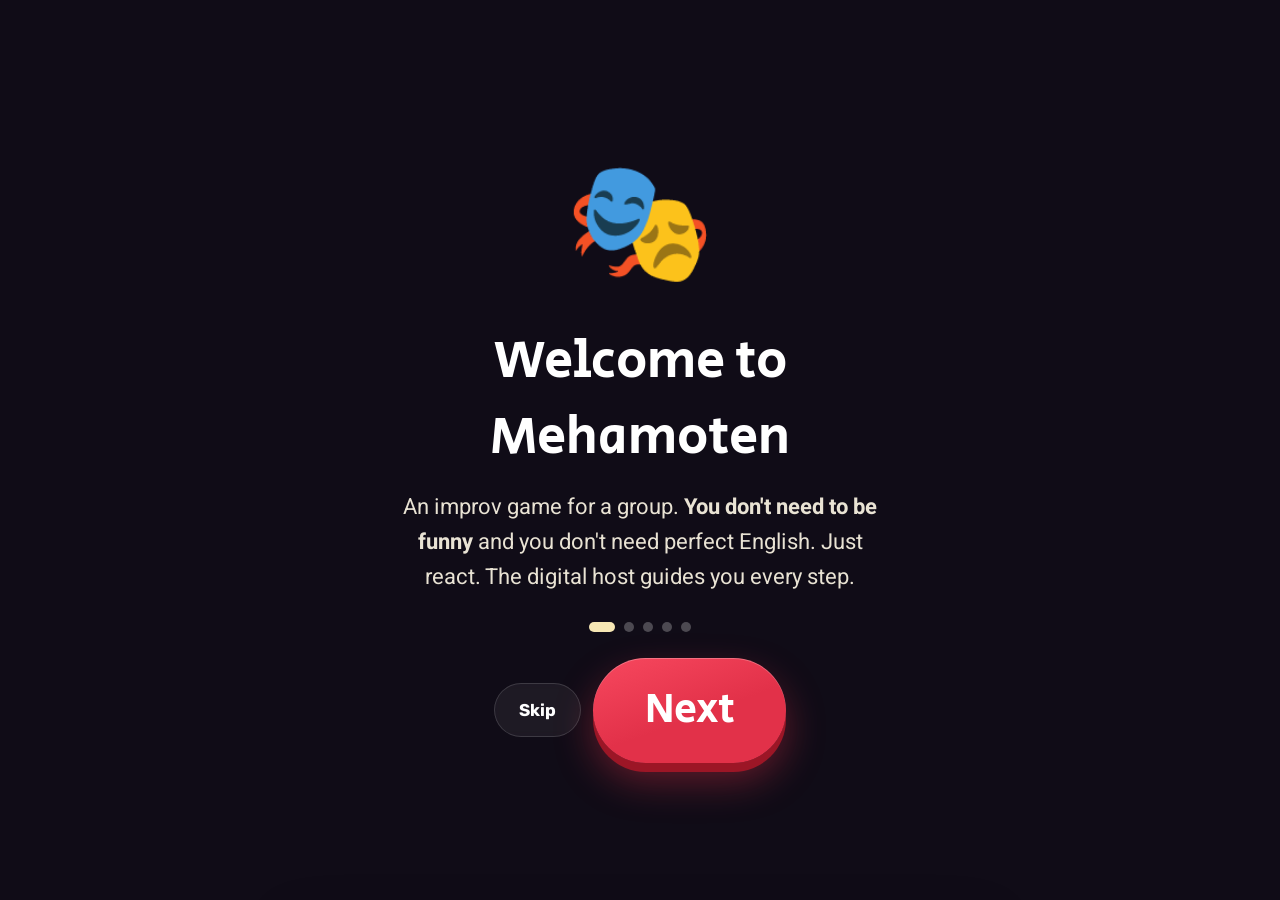
<file: en/app/index.html>
<!DOCTYPE html>
<html lang="en" dir="ltr">
<head>
<meta charset="UTF-8">
<meta name="viewport" content="width=device-width, initial-scale=1.0, viewport-fit=cover">
<meta name="theme-color" content="#14101d">
<meta name="description" content="Mehamoten: the digital host for an improv game. It guides you step by step, keeps the time and calls 'Swap!'. Even if you have never done improv, you will have fun.">
<meta name="mobile-web-app-capable" content="yes">
<meta name="apple-mobile-web-app-capable" content="yes">
<meta name="apple-mobile-web-app-status-bar-style" content="black-translucent">
<meta name="apple-mobile-web-app-title" content="Mehamoten">
<meta property="og:title" content="Mehamoten: the digital improv host">
<meta property="og:description" content="Open a screen, type the names, and the digital host leads everyone. Two free rounds, in English, no sign-up.">
<meta property="og:image" content="https://mehamoten.com/brand/hero.png">
<meta property="og:url" content="https://mehamoten.com/en/app/">
<meta property="og:type" content="website">
<link rel="canonical" href="https://mehamoten.com/en/app/">
<link rel="alternate" hreflang="he" href="https://mehamoten.com/app/">
<link rel="alternate" hreflang="en" href="https://mehamoten.com/en/app/">
<title>Mehamoten: the digital improv host</title>
<link rel="manifest" href="manifest.webmanifest">
<link rel="icon" type="image/svg+xml" href="icons/favicon.svg">
<link rel="apple-touch-icon" sizes="180x180" href="icons/icon-180.png">
<link rel="preconnect" href="https://fonts.googleapis.com">
<link rel="preconnect" href="https://fonts.gstatic.com" crossorigin>
<link href="https://fonts.googleapis.com/css2?family=Secular+One&family=Heebo:wght@400;500;700;800;900&family=Rubik:wght@500;700;900&display=swap" rel="stylesheet">
<link rel="stylesheet" href="css/app.css?v=2.6.8-en">
<script>
/* Self-heal: if the stylesheet did not apply (old service worker or broken cached response),
   clear THIS app's caches and service worker only (never the Hebrew app's), and reload once. */
(function(){
  function styled(){ try{ return getComputedStyle(document.body).overflow==="hidden"; }catch(e){ return true; } }
  function heal(){
    if(styled()) return;
    try{ if(sessionStorage.getItem("mm_en_healed")) return; sessionStorage.setItem("mm_en_healed","1"); }catch(e){}
    var jobs=[];
    if(window.caches) jobs.push(caches.keys().then(function(k){return Promise.all(k.filter(function(n){return n.indexOf("mehamoten-en-")===0;}).map(function(n){return caches.delete(n);}));}));
    if(navigator.serviceWorker) jobs.push(navigator.serviceWorker.getRegistrations().then(function(rs){return Promise.all(rs.filter(function(r){return /\/en\/app\/$/.test(r.scope);}).map(function(r){return r.unregister();}));}));
    Promise.all(jobs).catch(function(){}).then(function(){ location.reload(); });
  }
  window.addEventListener("load", function(){ setTimeout(heal, 400); });
})();
</script>
</head>
<body>
<div class="stagebg"></div>
<div id="airLamp" class="airlamp" role="status" aria-live="polite" hidden><i aria-hidden="true"></i><span id="airLampTxt"></span></div>
<div class="grain"></div>

<!-- ============ Onboarding ============ -->
<div id="onboard" role="dialog" aria-modal="true" aria-label="How to play">
  <div class="ob on" data-i="0">
    <div class="obic">🎭</div>
    <h3>Welcome to Mehamoten</h3>
    <p>An improv game for a group. <b>You don't need to be funny</b> and you don't need perfect English. Just react. The digital host guides you every step.</p>
  </div>
  <div class="ob" data-i="1">
    <div class="obic">🃏</div>
    <h3>Get a scene</h3>
    <p>Each round the host gives two players <b>a place, who is who, and a first line</b> each. Say your line, then just talk like you are really there.</p>
  </div>
  <div class="ob" data-i="2">
    <div class="obic">🔔</div>
    <h3>"Swap!"</h3>
    <p>In the middle of a scene the host may call <b>"Swap!"</b>. You switch characters and keep going from the same point. Or one player gets a small task on the screen.</p>
  </div>
  <div class="ob" data-i="3">
    <div class="obic">💡</div>
    <h3>Stuck? There's help</h3>
    <p>A <b>hint</b> button, and a <b>Stuck?</b> button that gives you a line to say. Nobody is left alone on stage.</p>
  </div>
  <div class="ob" data-i="4">
    <div class="obic">🏢</div>
    <h3>For teams: Team mode</h3>
    <p>Your company name on the screen, cards for your industry, a <b>guided closing talk</b> at the end, and a <b>session summary</b> you can send to the manager.</p>
  </div>
  <div class="dots" id="obDots"></div>
  <div class="row">
    <button class="ghost" data-act="obSkip">Skip</button>
    <button class="big" id="obNext" data-act="obNext">Next</button>
  </div>
</div>


<!-- ============ Facilitator guide ============ -->
<div id="guide" role="dialog" aria-modal="true" aria-label="Facilitator guide">
  <div class="gpanel">
    <button class="close" data-act="closeGuide" aria-label="Close">✕</button>
    <h2>📖 Facilitator guide</h2>
    <p class="sub">No improv experience needed. The app tells you what to do. You just read out loud and press buttons.</p>

    <h3>Who is the facilitator?</h3>
    <p>The facilitator holds the phone or stands by the screen and presses the buttons. They don't have to play. Each round <b>two players</b> go up to the "stage" (any free space in the room), and everyone else is <b>the audience</b>.</p>

    <h3>Mixed groups and English level</h3>
    <p>This version is made for teams with different levels of English. The scenes are everyday situations, the instructions are short, and many tasks use the body and the face more than words. <b>Simple English is perfect.</b> Gestures, sounds and made-up words are all welcome. Say this out loud at the start: "You don't need perfect English. The goal is to have fun together."</p>

    <h3>Lite or Full?</h3>
    <p>There are two styles (in game setup, "Round style"). <b>🟢 Lite</b> is the default, and the best choice for a first game. Each round has one everyday stage, the screen shows <b>each player's role</b> and gives <b>a first line to each player</b>. The first round has no interruptions. From the second round there is one thing in the middle: <b>"Swap!"</b> (switch characters and continue) or <b>a small task</b> for one of the two. Every fourth round is something different that breaks the pattern. <b>🔵 Full</b> is the advanced version, with twists, extra events and lots of swaps.</p>

    <h3>🔥 Warm-up</h3>
    <p>Before the first round the whole room does <b>3 short tasks at the same time</b>: one without words, one in pairs with the person next to you, and one for the whole group out loud. Nobody stands alone in front of an audience, and everything works sitting down. Read the screen and press <b>"Start"</b>. A task doesn't fit the room? <b>"Different task"</b>. You can always skip. During the game, on the screen between rounds, there is a <b>🔥 Warm-up</b> button with more tasks, for example when the energy drops.</p>

    <h3>One round, step by step</h3>
    <ol class="gsteps">
      <li><b>🎤 Who goes up.</b> The screen shows two names. They go to the stage.</li>
      <li><b>🃏 The scene.</b> The screen shows the place, the small problem, who is who, and the first line for each player. Read it out loud. Don't like it? <b>"Draw again"</b>.</li>
      <li><b>⏱️ The scene runs.</b> Countdown: 3, 2, 1, Action! The players improvise while the timer runs. If you hear <b>"Swap!"</b>, they switch characters and continue. If a task appears, the named player does it.</li>
      <li><b>💡 Help.</b> Use <b>Hint</b> or <b>Stuck?</b> when players need help getting started.</li>
      <li><b>👏 End of scene.</b> Big applause! Then <b>"Next round"</b>.</li>
      <li><b>🏁 End of the game.</b> In Team mode there is also a <b>10-minute closing talk</b>, step by step: a moment from the game, whether it connects to work, and what we take with us. The app tells you what to say at each step. At the end there is a short summary for the manager, with no scores and no names.</li>
    </ol>

    <h3>Tips for the facilitator</h3>
    <ul class="gtips">
      <li><b>There are no mistakes in improv.</b> Everything said on stage becomes "true", and you continue from it.</li>
      <li><b>The key rule: "Yes, and..."</b> Accept what your partner said, and add to it. Don't say "no".</li>
      <li><b>Mix the pairs.</b> Put together colleagues who don't usually work together. That's where the best moments happen.</li>
      <li><b>The first round</b> is the scariest. It helps if the facilitator and someone brave go first.</li>
      <li><b>Applause after every scene,</b> even if it didn't work. That gives confidence to the next players.</li>
    </ul>
    <div class="row" style="margin-top:14px"><button class="big sm" data-act="closeGuide">Got it, let's play</button></div>
  </div>
</div>

<div class="app">
  <button class="gear" data-act="openSettings" aria-label="Settings">⚙️</button>
  <button class="guidebtn" data-act="openGuide" aria-label="Facilitator guide">📖</button>
  <button class="homebtn" data-act="confirmHome" aria-label="Back to the home screen">🏠</button>

  <!-- ============ Home ============ -->
  <section class="screen active" id="home" aria-label="Home screen">
    <div class="burst" aria-hidden="true"><span>Swap!</span></div>
    <div class="eyebrow">The digital host · improv game</div>
    <h1 class="display title">Mehamoten<span class="dot">.</span></h1>
    <p class="tag">It guides you step by step, keeps the time, and calls "Swap!". Even if you've never done improv, it's easy and fun. Simple English is perfect.</p>
    <div class="row">
      <button class="big" data-act="goSetup">Let's play</button>
      <button class="ghost" id="resumeBtn" hidden data-act="resumeGame">▶️ Continue game</button>
      <button class="ghost" id="newGroupHome" hidden data-act="newGroup">🧹 New group</button>
    </div>
    <div class="row" style="margin-top:18px">
      <span class="pill">🤖 Automatic host</span><span class="pill">🌍 Mixed-language teams</span><span class="pill">🔥 Group warm-up</span>
      <span class="pill">🖥️ Big screen</span><span class="pill">✏️ Your own cards</span>
      <span class="pill">🧒 Kids version</span><span class="pill">👥 2–8 names per game, any audience size</span>
      <a class="pill" href="../" style="color:var(--spot);border-color:rgba(246,231,180,.4)">🏢 Mehamoten for teams →</a>
    </div>
    <div class="row installbar" id="installBar">
      <button class="ghost goldb" data-act="install">📲 Install as an app</button>
    </div>
    <div class="row" style="margin-top:20px">
      <button class="ghost goldb" data-act="openGuide">📖 Facilitator guide (2 min read)</button>
      <button class="ghost" data-act="howto">How to play?</button>
      <a class="ghost" href="../../app/" lang="he" style="text-decoration:none">🇮🇱 עברית</a>
    </div>
  </section>

  <!-- ============ Game setup ============ -->
  <section class="screen" id="setup" aria-label="Game setup">
    <div class="panel">
      <h2>Who's playing?</h2>
      <p class="sub">Type the names, choose how you want to play, and start.</p>
      <div class="field">
        <div class="label">Players</div>
        <div class="players" id="players"></div>
        <button class="ghost addp" data-act="addPlayer">+ Add player</button>
        <button class="ghost addp" data-act="newGroup">🧹 New group</button>
      </div>
      <div class="field">
        <div class="label">Round style</div>
        <div class="seg" id="liteSeg" data-key="lite">
          <button data-v="on">🟢 Lite<small>Best for a first game: one place, each player's role and first line, no twists</small></button>
          <button data-v="off">🔵 Full<small>Twists, surprise events, the Earpiece, lots of swaps</small></button>
        </div>
        <div class="litenote" id="liteNote" hidden>In Lite mode the digital host runs everything. Level, twist packs and director mode are not used.</div>
      </div>
      <div class="field">
        <div class="label">How many on stage</div>
        <div class="seg" id="stageSeg" data-key="stage">
          <button data-v="2">👥 2<small>The classic: two characters</small></button>
          <button data-v="3">👥 3<small>+ a third character, from the start</small></button>
          <button data-v="4">👥 4<small>+ a fourth character who comes in later</small></button>
        </div>
        <div class="litenote" id="stageNote" hidden>In Kids mode, only 2 go on stage.</div>
      </div>
      <div class="field">
        <div class="label">Warm-up at the start</div>
        <div class="seg" id="warmSeg" data-key="warm">
          <button data-v="on">🔥 Yes<small>3 short tasks for the whole room before the first round (about 3 minutes)</small></button>
          <button data-v="off">⏭️ No<small>Straight to the first round</small></button>
        </div>
      </div>
      <div class="field">
        <div class="label">Host mode</div>
        <div class="seg" id="modeSeg" data-key="mode">
          <button data-v="auto">🤖 Automatic<small>The app runs the game for you</small></button>
          <button data-v="manual">🎬 Manual<small>One of you guides the game with the on-screen buttons</small></button>
        </div>
      </div>
      <div class="field">
        <div class="label">Game style</div>
        <div class="seg" id="scoredSeg" data-key="scored">
          <button data-v="party">🎉 Party<small>No scores, just for fun</small></button>
          <button data-v="scored">🏆 With scores<small>Tokens and a winner</small></button>
        </div>
      </div>
      <div class="field">
        <div class="label">Level</div>
        <div class="seg" id="levelSeg" data-key="level">
          <button data-v="easy">🌱 Beginners<small>More guidance, less pressure, opening lines</small></button>
          <button data-v="reg">🔥 Regular<small>Full speed</small></button>
        </div>
      </div>
      <div class="field">
        <div class="label">Audience</div>
        <div class="seg" id="kidsSeg" data-key="kids">
          <button data-v="off">🎉 Regular<small>14+</small></button>
          <button data-v="on">🧒 Kids<small>Kid-friendly content, no scores, relaxed timing</small></button>
        </div>
      </div>
      <div class="field">
        <div class="label">Team mode (HR / team building)</div>
        <div class="seg" id="teamSeg" data-key="team">
          <button data-v="off">👥 Regular</button>
          <button data-v="on">🏢 Team mode<small>Company name, industry cards, closing talk and session summary</small></button>
        </div>
        <div id="teamExtra" hidden>
          <input id="companyInput" class="tinput" type="text" maxlength="40" placeholder="Company name (optional)" style="margin-top:10px" aria-label="Company name" autocomplete="organization">
          <div class="label" style="margin-top:14px">Card pack by industry</div>
          <div class="seg sm" id="industrySeg" data-key="industry">
            <button data-v="">🎲 General</button>
          </div>
          <div class="licbox" id="licBox"></div>
          <div id="logoWrap" hidden>
            <div class="label" style="margin-top:14px">Company logo (shown at the start and in the summary)</div>
            <div class="row" style="justify-content:flex-start">
              <img id="logoPreview" alt="Company logo" hidden style="max-height:56px;max-width:160px;border-radius:8px;background:#fff;padding:4px">
              <button class="ghost" data-act="pickLogo">🖼️ Choose logo</button>
              <button class="ghost" id="logoRemoveBtn" hidden data-act="removeLogo">Remove</button>
              <input id="logoFile" type="file" accept="image/*" hidden>
            </div>
          </div>
        </div>
      </div>
      <div class="field">
        <div class="label">Twist packs</div>
        <div class="seg sm" id="packSeg">
          <button data-pack="style">🎭 Style</button>
          <button data-pack="lang">💬 Words</button>
          <button data-pack="body">🤸 Body</button>
          <button data-pack="guess">🕵️ Guess</button>
          <button data-pack="ear">🎧 Earpiece</button>
          <button data-pack="emo">🎚️ Emotions</button>
          <button data-pack="line">📜 Line from the screen</button>
          <button data-pack="heads">🧠 Three heads</button>
          <button data-pack="dub">🎬 Subtitles</button>
          <button data-pack="expert">🎓 Fake expert</button>
          <button data-pack="story">📖 Sentence story</button>
        </div>
        <button class="ghost" style="margin-top:10px;width:100%" data-act="openEditor">✏️ Card editor: add your own cards</button>
      </div>
      <div class="field">
        <div class="label">Display</div>
        <div class="seg sm" id="bigSeg" data-key="big">
          <button data-v="off">📱 Normal</button>
          <button data-v="on">🖥️ Big screen / show<small>Huge text, made for a TV or projector</small></button>
        </div>
      </div>
      <div class="field">
        <div class="label">Scene length</div>
        <div class="seg sm" id="timeSeg" data-key="sceneLen">
          <button data-v="60">60 seconds</button>
          <button data-v="90">90 seconds</button>
          <button data-v="120">120 seconds</button>
        </div>
      </div>
      <div class="row" style="margin-top:8px">
        <button class="ghost" data-act="goHome">Back</button>
        <button class="big" data-act="startGame">Start!</button>
      </div>
    </div>
  </section>

  <!-- ============ Group warm-up ============ -->
  <section class="screen" id="warmup" aria-label="Warm-up">
    <div class="panel wu">
      <div class="eyebrow" id="wuStep">Warm-up</div>
      <p class="wulead" id="wuLead" hidden>Before anyone goes on stage: a few short tasks, everyone together. Nobody is watching anybody.</p>
      <h2 class="wuname" id="wuName"></h2>
      <div class="wutags" id="wuTags"></div>
      <p class="wuhow" id="wuHow"></p>
      <div class="wuitem" id="wuItem" aria-live="polite"></div>
      <div class="wustage" id="wuStage" aria-live="polite"></div>
      <div class="wutime" id="wuTime" role="timer" aria-live="off"></div>
      <p class="wuex" id="wuEx" hidden></p>
      <p class="wupair" id="wuPair" hidden></p>
      <p class="wunote" id="wuNote" hidden></p>
      <div class="row wubtns" id="wuBtns"></div>
      <div class="row" style="margin-top:6px"><button class="ghost wuskip" id="wuSkipBtn" data-act="wuSkip">Skip the warm-up</button></div>
    </div>
  </section>

  <!-- ============ Warm-up picker mid-game ============ -->
  <section class="screen" id="wuPick" aria-label="Choose a warm-up">
    <div class="panel wu">
      <div class="eyebrow">Mid-game warm-up</div>
      <h2>🔥 A task for the whole room</h2>
      <p class="sub">When the energy drops, or just between rounds. Everyone at the same time.</p>
      <div class="row"><button class="big" data-act="wuSurprise">🎲 Surprise me</button></div>
      <div class="label" style="margin-top:16px">Recommended</div>
      <div class="wulist" id="wuMid"></div>
      <details class="wuall"><summary>All tasks</summary><div id="wuAll"></div></details>
      <div class="row" style="margin-top:14px"><button class="ghost" data-act="wuBack">Back</button></div>
    </div>
  </section>

  <!-- ============ Lite intro ============ -->
  <section class="screen" id="liteIntro" aria-label="Intro">
    <div class="panel liteintro">
      <div class="eyebrow">Before we start</div>
      <h2>This is how it works</h2>
      <div id="liteIntroBody"></div>
      <div class="row" style="margin-top:22px"><button class="big pulsego" data-act="liteGo">OK, to the first round</button></div>
    </div>
  </section>

  <!-- ============ Round intro ============ -->
  <section class="screen" id="intro" aria-label="Round intro">
    <img data-role="orglogo" alt="" hidden style="max-height:64px;max-width:200px;margin-bottom:10px;border-radius:8px;background:#fff;padding:4px">
    <div class="eyebrow" id="introRnum">Round 1</div>
    <div class="who" id="introWho">Getting ready…</div>
    <div class="roleline">On stage: <b id="introPerf">—</b></div>
    <div class="roleline" id="introDirLine">Director: <b id="introDir">—</b></div>
    <div class="row" style="margin-top:26px"><button class="big" data-act="drawCards">Draw cards</button></div>
  </section>

  <!-- ============ Draw ============ -->
  <section class="screen" id="draw" aria-label="The cards you drew">
    <div class="eyebrow" id="drawRnum" style="margin-bottom:2.2vmin">Your stage and twist</div>
    <div class="cards2" id="drawCards"></div>
    <div class="drawguide" id="drawGuide" role="note"></div>
    <div class="row" style="margin-top:16px">
      <button class="ghost" data-act="reDraw">🔀 Draw again</button>
      <button class="ghost hintb" id="drawHintBtn" data-act="openerHint">💡 Opening hint</button>
      <button class="big" data-act="goCast">Continue →</button>
    </div>
  </section>

  <!-- ============ Framing ============ -->
  <section class="screen" id="cast" aria-label="Scene setup">
    <div class="eyebrow">Before the scene · not starting yet</div>
    <div class="framecard">
      <div class="place" id="castPlace">—</div>
      <div class="rel" id="castRel">—</div>
      <div class="starts">Starts: <b id="castStarter">—</b></div>
      <div class="seedline" id="castSeed" hidden>
        <span class="lbl">A ready first line (optional):</span>
        <span id="castSeedTxt">—</span>
      </div>
    </div>
    <div class="castwho" id="castWho" hidden></div>
    <div class="roleline" id="castCon">The twist: —</div>
    <div class="castnote" id="castNote" role="note" hidden></div>
    <div class="readybar" role="note">⏸️ The scene <b>has not started yet.</b> Read the details, go up on stage, and <b>when everyone is ready, press the button.</b> The scene starts after the countdown.</div>
    <div class="prepnudge" hidden>👇 Everyone on stage? Press here to start</div>
    <div class="row" style="margin-top:14px">
      <button class="ghost" data-act="backToDraw">Back</button>
      <button class="big pulsego" data-act="beginCountdown">▶️ We're ready: 3, 2, 1, Action!</button>
    </div>
  </section>

  <!-- ============ Lite: one scene screen ============ -->
  <section class="screen" id="liteScene" aria-label="Your scene">
    <div class="eyebrow" id="lsRnum">Your stage</div>
    <div class="lscard" id="lsCard"></div>
    <div class="lswho" id="lsWho"></div>
    <div class="lsnote" id="lsNote" role="note"></div>
    <div class="prepline">Go to your places. Read your lines. Wait for the countdown.</div>
    <div class="prepnudge" hidden>👇 Everyone on stage? Press here to start</div>
    <div class="row lsbtns">
      <button class="big pulsego" data-act="beginCountdown">▶️ We're ready: 3, 2, 1, Action!</button>
      <button class="ghost" data-act="reDraw">🔀 Draw again</button>
      <button class="ghost" data-act="liteSceneBack">Back</button>
    </div>
  </section>
  <section class="screen" id="guessIntro" aria-label="Guessing round">
    <div class="eyebrow" id="guessRnum">Guessing round</div>
    <div class="who" id="guessTitle">—</div>
    <div class="gstep g1"><span class="gnum">1</span><div><b id="guessGuesser">—</b>: look away or step out for a moment 🙈<br><small>No peeking at the screen</small></div></div>
    <div class="gstep g2"><span class="gnum">2</span><div><b>Everyone else:</b> press and hold the card to see the secret</div></div>
    <div class="garrow" aria-hidden="true">⬇️</div>
    <div class="secretwrap">
      <div class="secretcard blurred" id="secretCard" role="button" tabindex="0" aria-label="Press and hold to reveal the secret">
        <div class="sk" id="secretKind">🕵️ The secret</div>
        <div class="sv" id="secretVal">—</div>
        <div class="sd" id="secretDesc">—</div>
        <div class="eye" aria-hidden="true">🙈</div>
        <div class="presshere" aria-hidden="true">👆 Press and hold here</div>
      </div>
      <div class="holdhint">Let go and the secret hides again</div>
    </div>
    <div class="gstep g3"><span class="gnum">3</span><div>Everyone saw it? <b id="guessGuesser2">—</b> comes back, then press the red button</div></div>
    <div class="prepnudge" hidden>👇 Everyone on stage? Press here to start</div>
    <div class="row" style="margin-top:14px">
      <button class="ghost" data-act="reDraw">🔀 Another card</button>
      <button class="big" data-act="beginCountdown">The guesser is back. Action!</button>
    </div>
  </section>

  <!-- ============ Guess: result ============ -->
  <section class="screen" id="guessScore" aria-label="Guess result">
    <div class="applause" id="guessEmoji">🎯</div>
    <div class="who" id="guessResult">—</div>
    <div class="muted" id="guessResultSub"></div>
    <div class="panel" id="hinterPanel" style="margin-top:20px" hidden>
      <h2 style="font-size:clamp(20px,3vmin,30px)">Who gave the sharpest hint?</h2>
      <p class="sub">A great hint without giving it away = one token (you can skip).</p>
      <div class="honor" id="hinterGrid"></div>
    </div>
    <div class="row" style="margin-top:24px">
      <button class="big" data-act="applyGuessScore">Continue</button>
    </div>
  </section>

  <!-- ============ Earpiece: intro ============ -->
  <section class="screen" id="earIntro" aria-label="Earpiece round">
    <div class="eyebrow" id="earRnum">Earpiece round</div>
    <div class="who">🎧 The Earpiece</div>
    <div class="roleline">🙉 <b id="earListenerName">—</b>: turn your back to the screen</div>
    <div class="roleline">🎧 <b id="earAgentName">—</b>: the agent, facing the screen with the audience</div>
    <div class="earhow">
      <p>Every <b id="earEvery">30</b> seconds a secret task appears on the screen, with a beep.</p>
      <p>The agent slips it into the conversation without getting caught.</p>
      <p>At the end, the player with their back turned turns around and guesses what the tasks were.</p>
    </div>
    <div class="earset" id="earSetCard"></div>
    <div class="prepnudge" hidden>👇 Everyone on stage? Press here to start</div>
    <div class="row" style="margin-top:14px">
      <button class="ghost" data-act="earRedrawSet">🔀 Another scene</button>
      <button class="big" data-act="beginCountdown">Back to the screen? Action!</button>
    </div>
  </section>

  <!-- ============ Earpiece: reveal ============ -->
  <section class="screen" id="earReveal" aria-label="Reveal the tasks">
    <div class="applause">🎧</div>
    <div class="who" id="earRevealTitle">Turn around!</div>
    <div class="muted" id="earRevealSub"></div>
    <div class="earlist" id="earList"></div>
    <div class="muted" id="earTapHint" hidden style="margin-top:8px">Mark each task that was guessed right 🎯</div>
    <div class="row" style="margin-top:16px">
      <button class="ghost" id="earRevealBtn" data-act="earReveal">👀 Reveal the tasks</button>
      <button class="big" id="earContinueBtn" data-act="applyEarScore" hidden>Continue</button>
    </div>
  </section>

  <!-- ============ Screen mini games: intro ============ -->
  <section class="screen" id="miniIntro" aria-label="Mini game">
    <div class="eyebrow" id="miniRnum">Round</div>
    <div class="who" id="miniTitle">—</div>
    <div class="roleline" id="miniRoles"></div>
    <div class="earhow" id="miniHow"></div>
    <div class="earset" id="miniTopic"></div>
    <div class="prepnudge" hidden>👇 Everyone on stage? Press here to start</div>
    <div class="row" style="margin-top:14px">
      <button class="ghost" data-act="miniRedraw">🔀 Another</button>
      <button class="big" data-act="beginCountdown">Action!</button>
    </div>
  </section>

  <!-- ============ Expert: reveal ============ -->
  <section class="screen" id="miniReveal" aria-label="Reveal the expert">
    <div class="applause">🎓</div>
    <div class="who" id="miniRevealTitle">Who were you?</div>
    <div class="earset"><div class="scard set minitopic blurred" id="miniRevealCard"><div class="k">🎓 You were…</div><div class="v" id="miniRevealVal">—</div></div></div>
    <div class="row" style="margin-top:16px"><button class="big" id="miniRevealBtn" data-act="miniRevealExpert">👀 Reveal</button></div>
    <div class="guessverdict" id="miniVerdict" hidden style="margin:16px auto 0">
      <button class="yes" data-act="miniExpertWin">🎯 Got it!</button>
      <button class="no" data-act="miniExpertLose">😅 Not really</button>
    </div>
  </section>

  <!-- ============ Scene ============ -->
  <section class="screen" id="play" aria-label="The scene is running">
    <div class="timebar"><div class="fill" id="timefill"></div></div>
    <div class="playtop"><div class="smallcards" id="playCards"></div></div>
    <div class="guide" id="playGuide" tabindex="-1"></div>
    <div class="ringtimer" id="ringtimer" style="--p:1"><div class="clock" id="clock" role="timer" aria-live="off">90</div></div>
    <div class="pausedbanner" id="pausedBanner">⏸️ Paused</div>
    <div class="perform">On stage: <b id="playPerf">—</b></div>
    <div class="ringcount" id="ringcount"></div>
    <div class="playctrl">
      <div id="manualCtrl" hidden>
        <div class="row"><button class="swapbtn" data-act="manualSwap">🔔 Swap!</button></div>
        <div class="row" style="margin-top:12px">
          <button class="ghost topicb" data-act="throwTopic">🎲 New twist</button>
          <button class="ghost stuckb" data-act="stuck">😅 Stuck?</button>
          <button class="ghost hintb" data-act="sceneHint">💡 Hint</button>
          <button class="ghost" data-act="freeze">❄️ Freeze!</button>
          <button class="ghost" data-act="togglePause" data-role="pause">⏸️ Pause</button>
          <button class="ghost" data-act="endScene">⏹️ End</button>
        </div>
      </div>
      <div id="autoCtrl" hidden>
        <div class="autohint">🤖 The host runs the scene… listen for "Swap!"</div>
        <div class="row" style="margin-top:10px">
          <button class="ghost topicb" data-act="throwTopic">🎲 New twist</button>
          <button class="ghost stuckb" data-act="stuck">😅 Stuck?</button>
          <button class="ghost hintb" data-act="sceneHint">💡 Hint</button>
          <button class="ghost" data-act="togglePause" data-role="pause">⏸️ Pause</button>
          <button class="ghost" data-act="endScene">⏹️ End early</button>
        </div>
      </div>
      <div id="guessCtrl" hidden>
        <div class="guessverdict" style="margin:0 auto">
          <button class="yes" data-act="guessSuccess">🎯 Guessed it!</button>
          <button class="no" data-act="endScene">⏱️ Give up / time's up</button>
        </div>
        <div class="row" style="margin-top:10px"><button class="ghost" data-act="togglePause" data-role="pause">⏸️ Pause</button></div>
      </div>
      <div id="earCtrl" hidden>
        <div class="row">
          <button class="ghost" data-act="earNext">⏭️ Next task</button>
          <button class="ghost" data-act="togglePause" data-role="pause">⏸️ Pause</button>
          <button class="ghost" data-act="endScene">⏹️ End</button>
        </div>
      </div>
      <div id="miniCtrl" hidden>
        <div class="row">
          <button class="ghost" id="miniNextBtn" data-act="miniNext">⏭️ Next now</button>
          <button class="ghost" data-act="togglePause" data-role="pause">⏸️ Pause</button>
          <button class="ghost" data-act="endScene">⏹️ End</button>
        </div>
      </div>
      <div class="keyhint" id="keyHint">Keyboard: Space = swap · T = twist · H = hint · P = pause · E = end</div>
      <div class="badge" id="playBadge">Powered by Mehamoten · mehamoten.com</div>
    </div>
  </section>

  <!-- ============ Scoring ============ -->
  <section class="screen" id="score" aria-label="Scoring">
    <div class="panel">
      <h2>Scoring</h2>
      <p class="sub" id="scoreSub">Reward reacting to the twist, not "who is the funniest".</p>
      <div id="scoreBody"></div>
      <div class="row" style="margin-top:8px"><button class="big" data-act="applyScore">Continue</button></div>
    </div>
  </section>

  <!-- ============ End of round ============ -->
  <section class="screen" id="roundend" aria-label="End of round">
    <div class="applause">👏</div>
    <div class="rebig">Well done!</div>
    <div class="muted" id="roundendSub"></div>
    <div class="row" style="margin-top:26px">
      <button class="ghost" data-act="endGameNow">End game</button>
      <button class="ghost" data-act="wuMenu">🔥 Warm-up</button>
      <button class="big" data-act="nextRound">Next round</button>
    </div>
  </section>

  <!-- ============ Scoreboard ============ -->
  <section class="screen" id="scoreboard" aria-label="Scoreboard">
    <h2 class="display" style="font-size:clamp(30px,6vmin,52px);margin:0 0 6px">Scoreboard</h2>
    <p class="muted" id="boardSub" style="margin:0 0 20px"></p>
    <div class="board" id="board"></div>
    <div class="row" style="margin-top:24px">
      <button class="ghost" data-act="endGameNow">End game</button>
      <button class="ghost" data-act="wuMenu">🔥 Warm-up</button>
      <button class="big" id="declareWinBtn" hidden data-act="declareWinner">🏆 Announce the winner</button>
      <button class="big" data-act="nextRound">Next round</button>
    </div>
  </section>

  <!-- ============ Winner ============ -->
  <section class="screen" id="winner" aria-label="The winner">
    <div class="crown">👑</div><div class="eyebrow">The winner</div>
    <div class="wname" id="winName">—</div><div class="muted" id="winSub"></div>
      <div class="mgrcta" data-role="mgrcta">
        <b>Team manager?</b> This is what it can look like for your team: industry cards, a guided closing talk and a summary for the manager. A team evening from 690 ILS.
        <div class="row" style="margin-top:10px"><a class="ghost goldb" data-role="mgrwa" href="#" target="_blank" rel="noopener">💬 Details on WhatsApp</a><button class="ghost" data-act="enterCode">🔑 I have a code</button></div>
      </div>
    <div class="row" style="margin-top:28px">
      <button class="ghost" data-act="showBoardOnly">Full board</button>
      <button class="ghost goldb" data-act="showSummary">📋 Session summary</button>
      <button class="big" data-act="newGame">New game</button>
    </div>
  </section>

  <!-- ============ Debrief (team mode) ============ -->
  <section class="screen" id="debrief" aria-label="Closing talk">
    <div class="panel dbpanel" style="text-align:left">
      <div id="dbBody"></div>
      <div class="row" id="dbNav" style="margin-top:12px"></div>
    </div>
  </section>

  <!-- ============ Party end ============ -->
  <section class="screen" id="partyend" aria-label="End of the game">
    <div class="crown">🎉</div>
    <div class="wname">Thanks for playing!</div>
    <div class="muted" id="partyendSub"></div>
      <div class="mgrcta" data-role="mgrcta">
        <b>Team manager?</b> This is what it can look like for your team: industry cards, a guided closing talk and a summary for the manager. A team evening from 690 ILS.
        <div class="row" style="margin-top:10px"><a class="ghost goldb" data-role="mgrwa" href="#" target="_blank" rel="noopener">💬 Details on WhatsApp</a><button class="ghost" data-act="enterCode">🔑 I have a code</button></div>
      </div>
    <div class="row" style="margin-top:28px">
      <button class="ghost goldb" data-act="showSummary">📋 Session summary</button>
      <button class="big" data-act="newGame">New game</button>
    </div>
  </section>

  <!-- ============ Offer (after two free rounds, any mode) ============ -->
  <section class="screen" id="offer" aria-label="Keep playing">
    <div class="panel offerpanel">
      <div class="eyebrow">Your two free rounds are done</div>
      <h2>Enjoyed it? You can keep playing right now.</h2>
      <div class="offergrid">
        <div class="offer">
          <div class="ot">Team evening</div><div class="op">690 ILS</div>
          <div class="od">Buy one evening and play whenever it suits you.</div>
          <div class="ohl">The game stays open for you for 30 days from purchase, as many times as you like.</div>
          <a class="big sm buy" data-buy="event" href="#" target="_blank" rel="noopener">Buy</a>
        </div>
        <div class="offer">
          <div class="ot">One-year access</div><div class="op">4,100 ILS</div>
          <div class="od">The game is open for a full year, as often as you like, with your logo on the screen.</div>
          <a class="big sm buy" data-buy="year" href="#" target="_blank" rel="noopener">Buy</a>
        </div>
        <div class="offer">
          <div class="ot">Year + evening with Liran</div><div class="op">5,900 ILS</div>
          <div class="od">Liran comes and hosts a one-hour evening for you, and the game stays open for a full year.</div>
          <a class="big sm buy" data-buy="yearPlus" href="#" target="_blank" rel="noopener">Buy</a>
        </div>
      </div>
      <div class="ovat">Prices in Israeli shekels (ILS), VAT included. One purchase opens both the English and the Hebrew game.</div>
      <button class="linkbtn" data-act="enterCode">Already bought? I have a code</button>
      <button class="linkbtn backlink" data-act="offerBack">Back</button>
    </div>
  </section>

  <!-- ============ Session summary ============ -->
  <section class="screen" id="summary" aria-label="Session summary">
    <div class="panel" style="text-align:left">
      <h2 style="text-align:center">📋 Session summary</h2>
      <p class="sub" style="text-align:center" id="summarySub"></p>
      <div class="stats" id="summaryStats"></div>
      <div id="summaryBody"></div>
      <div class="mgrcta" data-role="mgrcta">
        <b>Team manager?</b> This is what it can look like for your team: industry cards, a guided closing talk and a summary for the manager. A team evening from 690 ILS.
        <div class="row" style="margin-top:10px"><a class="ghost goldb" data-role="mgrwa" href="#" target="_blank" rel="noopener">💬 Details on WhatsApp</a><button class="ghost" data-act="enterCode">🔑 I have a code</button></div>
      </div>
      <div class="row" style="margin-top:14px">
        <button class="ghost" data-act="copySummary">📄 Copy text</button>
        <button class="ghost" id="mementoBtn" hidden data-act="shareMemento">🎬 Game memory</button>
        <button class="ghost goldb" data-act="shareImage">🖼️ Share as image</button>
        <button class="ghost goldb" data-act="shareSummary">📤 Share text</button>
        <button class="big sm" data-act="newGame">New game</button>
      </div>
    </div>
  </section>
</div>

<!-- ============ Overlays ============ -->
<div class="flashbg" id="flashbg"></div>
<div id="flash" aria-hidden="true">
  <div class="star"><svg viewBox="0 0 200 200"><polygon points="100,2 118,42 158,22 148,66 196,64 160,96 198,122 152,126 168,170 126,150 118,198 100,160 82,198 74,150 32,170 48,126 2,122 40,96 4,64 52,66 42,22 82,42"
    fill="#e23149" stroke="#ff5066" stroke-width="3"/></svg></div>
  <div class="fx" id="flashTxt">Swap!</div>
</div>
<div id="count" aria-hidden="true"><div class="n" id="countN">3</div></div>
<div class="toast" id="hint" role="status" aria-live="polite" data-act="hideHint" tabindex="0"><span class="hi">💡</span><p><span class="hx" id="hintKind">Hint</span><span id="hintTxt"></span></p></div>
<div class="toast" id="topic" role="status" aria-live="polite" data-act="hideTopic" tabindex="0"><span class="hi">🎲</span><p><span class="hx">New twist!</span><span id="topicTxt"></span></p></div>
<div class="toast" id="update" role="status" data-act="reloadApp" tabindex="0"><span class="hi">✨</span><p><span class="hx">New version</span>There is an update. Tap here to refresh</p></div>
<div class="confetti" id="confetti" aria-hidden="true"></div>

<!-- ============ Card editor ============ -->
<div id="editor" class="modal" role="dialog" aria-modal="true" aria-label="Card editor">
  <div class="panel">
    <button class="close" data-act="closeEditor" aria-label="Close">✕</button>
    <h2>✏️ Card editor</h2>
    <p class="sub">Add your own cards: inside jokes, places from your office, crazy twists. Saved on this device.</p>
    <div class="field">
      <div class="label">Category</div>
      <div class="catchips" id="edCat">
        <button data-c="set" style="--cc:var(--set)" class="on"><i></i>📍 Stage</button>
        <button data-c="style" style="--cc:var(--style)"><i></i>🎭 Style</button>
        <button data-c="lang" style="--cc:var(--lang)"><i></i>💬 Words</button>
        <button data-c="body" style="--cc:var(--body)"><i></i>🤸 Body</button>
      </div>
    </div>
    <div class="edrow">
      <input id="edTitle" type="text" maxlength="40" placeholder="Card title (for example: the office kitchen)" aria-label="Card title">
      <input id="edDesc" type="text" maxlength="90" placeholder="Short description (for example: two people fight over the last milk)" aria-label="Card description">
    </div>
    <div class="row" style="margin-top:14px"><button class="big sm" data-act="addCustomCard">+ Add card</button></div>
    <div class="label" style="margin-top:18px">Your cards (<span id="edCount">0</span>)</div>
    <div class="customlist" id="customList"></div>
    <div class="row" style="margin-top:16px">
      <button class="ghost" data-act="exportCustom">📤 Export (copy)</button>
      <button class="ghost" data-act="importCustom">📥 Import</button>
    </div>
    <p class="sub" style="margin:10px 0 0;font-size:12.5px;text-align:center">Export copies your pack as text. Send it to friends on WhatsApp, and they press "Import".</p>
  </div>
</div>

<!-- ============ Settings ============ -->
<div id="settings" class="modal" role="dialog" aria-modal="true" aria-label="Settings">
  <div class="panel">
    <button class="close" data-act="closeSettings" aria-label="Close">✕</button>
    <h2>Settings</h2>
    <p class="sub">Voice, sound, hints and accessibility.</p>
    <div class="field">
      <div class="label">Host personality</div>
      <div class="seg sm" id="personaSeg" data-skey="persona">
        <button data-v="compere">📣 The Host<small>energetic, uplifting</small></button>
        <button data-v="cynic">🎩 The Cynic<small>dry, in control</small></button>
        <button data-v="manic">🤪 The Hype Machine<small>fast, wild</small></button>
      </div>
    </div>
    <div class="field">
      <div class="label">Host voice</div>
      <div class="seg sm" id="ttsSeg" data-skey="tts"><button data-v="on">🔊 Voice on</button><button data-v="off">🔇 Off</button></div>
      <div class="seg sm" id="voiceSeg" data-skey="voice" style="margin-top:8px" hidden><button data-v="tts">🤖 Device voice</button></div>
      <div id="ttsVoiceWrap" hidden>
      <div class="label" style="margin-top:12px">English voice on this device</div>
      <select id="voiceSel" aria-label="Choose a voice"></select>
      <p class="sub" style="margin:8px 0 0;font-size:12.5px">Uses your device's built-in voice. The voice is a bonus: everything the host says is also on the screen.</p>
      </div>
    </div>
    <div class="field"><div class="label">Hints and help</div>
      <div class="seg sm" id="hintsSeg" data-skey="hints"><button data-v="on">💡 On</button><button data-v="off">🚫 Off</button></div></div>
    <div class="field"><div class="label">Sound effects</div>
      <div class="seg sm" id="sfxSeg" data-skey="sfx"><button data-v="on">🔔 On</button><button data-v="off">🔕 Off</button></div></div>
    <div class="field"><div class="label">Animations (accessibility)</div>
      <div class="seg sm" id="motionSeg" data-skey="motion"><button data-v="on">✨ Full</button><button data-v="off">🧘 Reduced</button></div></div>
    <div class="field"><div class="label">Team code (Team mode)</div>
      <div class="licbox" id="licBox2"></div>
      <div class="row" style="justify-content:flex-start;margin-top:8px"><button class="ghost goldb" data-act="enterCode">🔑 Enter code</button><button class="ghost" id="licRemoveBtn" hidden data-act="removeCode">Remove code</button></div></div>
    <div class="field"><div class="label">Stats (saved on this device only)</div>
      <div class="localstats" id="localStats"></div></div>
    <div class="row"><button class="ghost" data-act="testVoice">🎤 Test voice</button><button class="ghost" data-act="resetAll">🧹 Reset data</button><button class="big sm" data-act="closeSettings">Close</button></div>
    <p class="sub" style="margin:14px 0 0;text-align:center;font-size:12px">Mehamoten version <span id="verLabel">2.6.8-en</span> · <a href="privacy.html" style="color:#9fe3ff">Privacy</a> · <a href="../../app/" lang="he" style="color:#9fe3ff">עברית</a></p>
  </div>
</div>

<script src="js/data.js?v=2.6.8-en"></script>
<script src="js/app.js?v=2.6.8-en"></script>
</body>
</html>
</file>
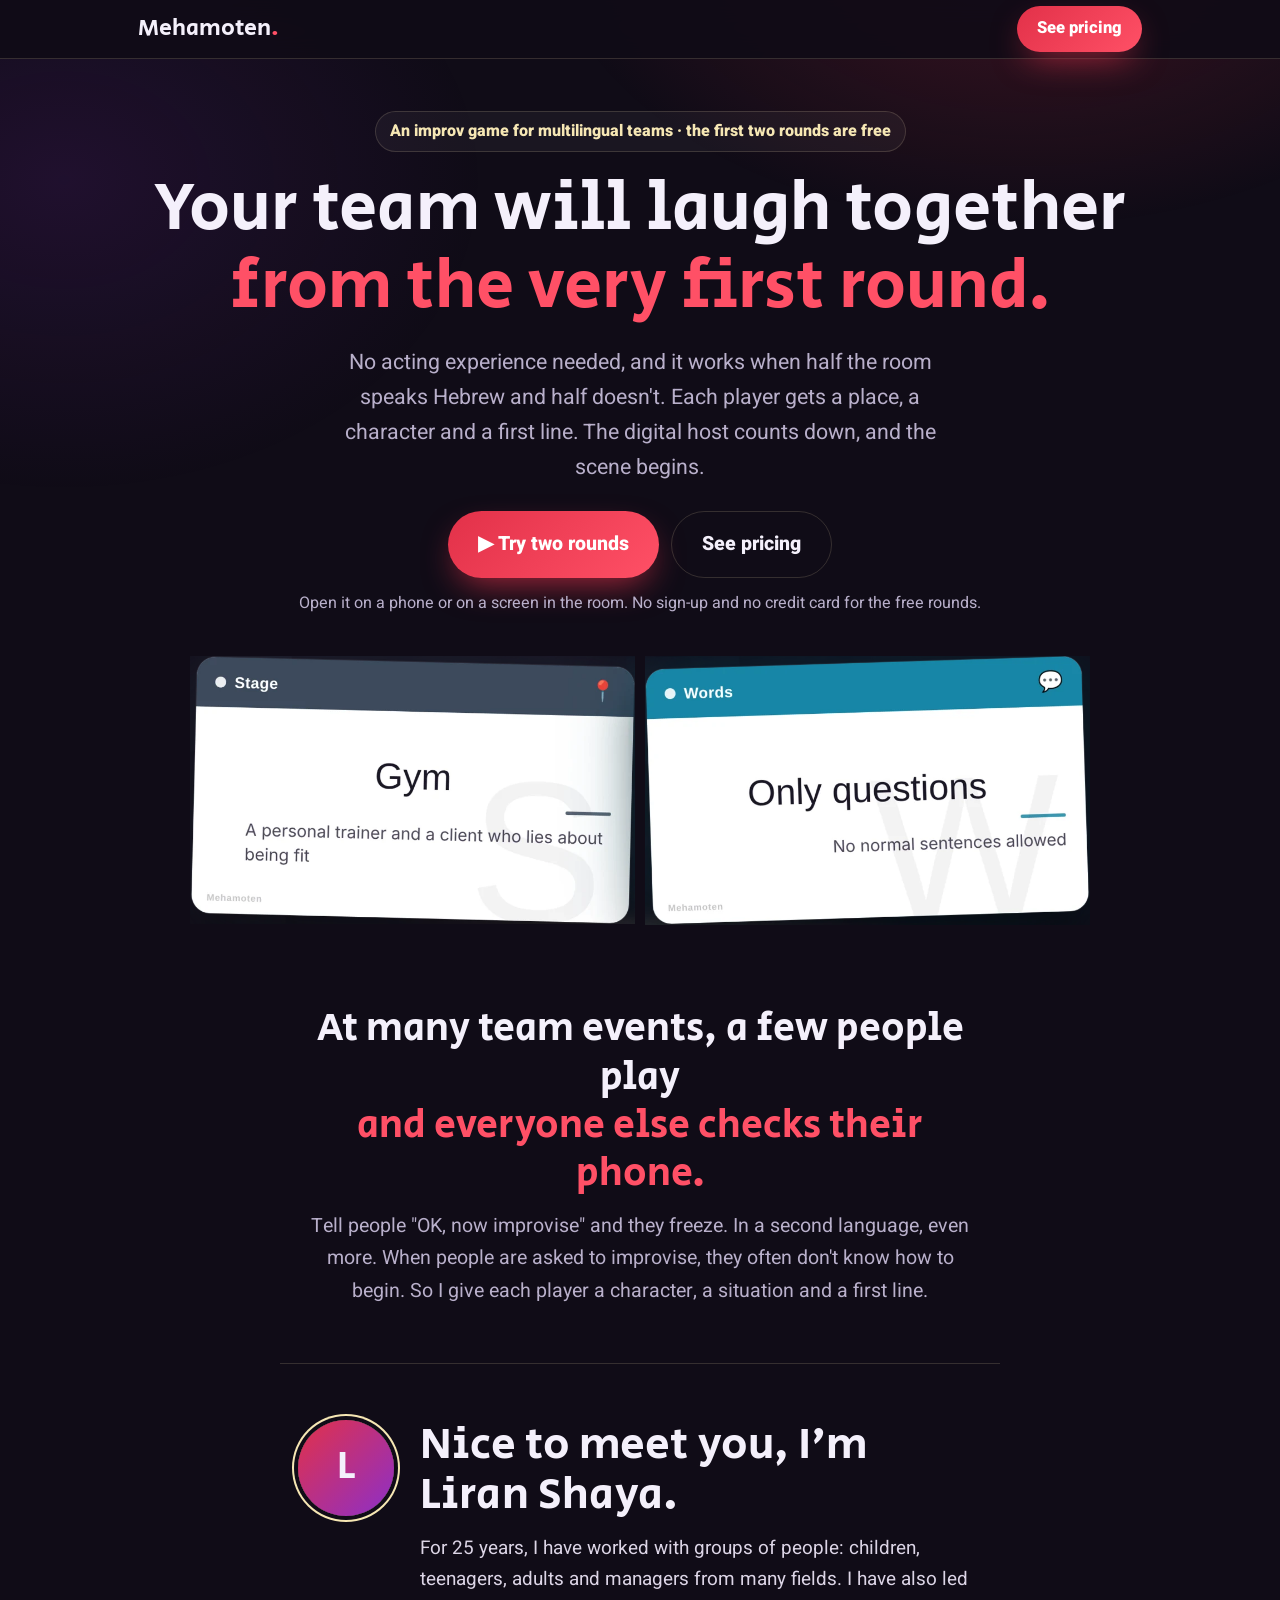
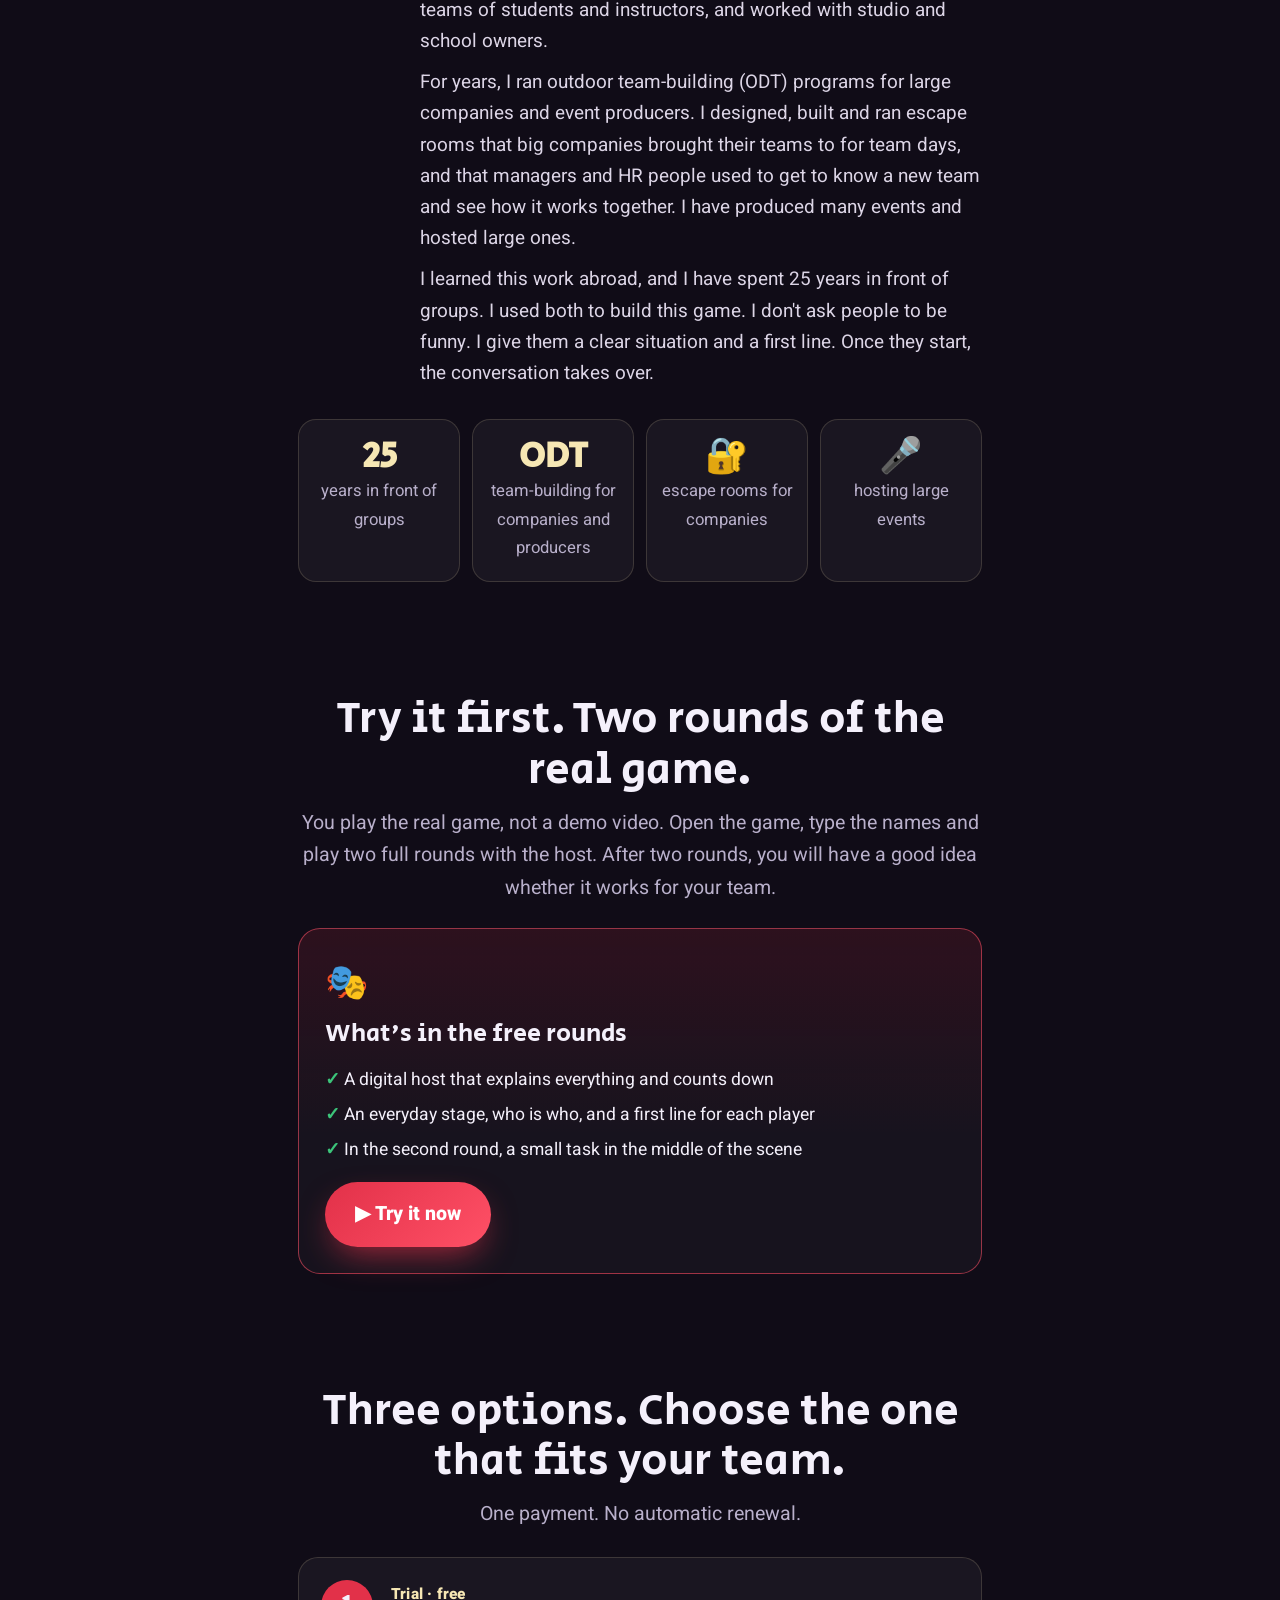
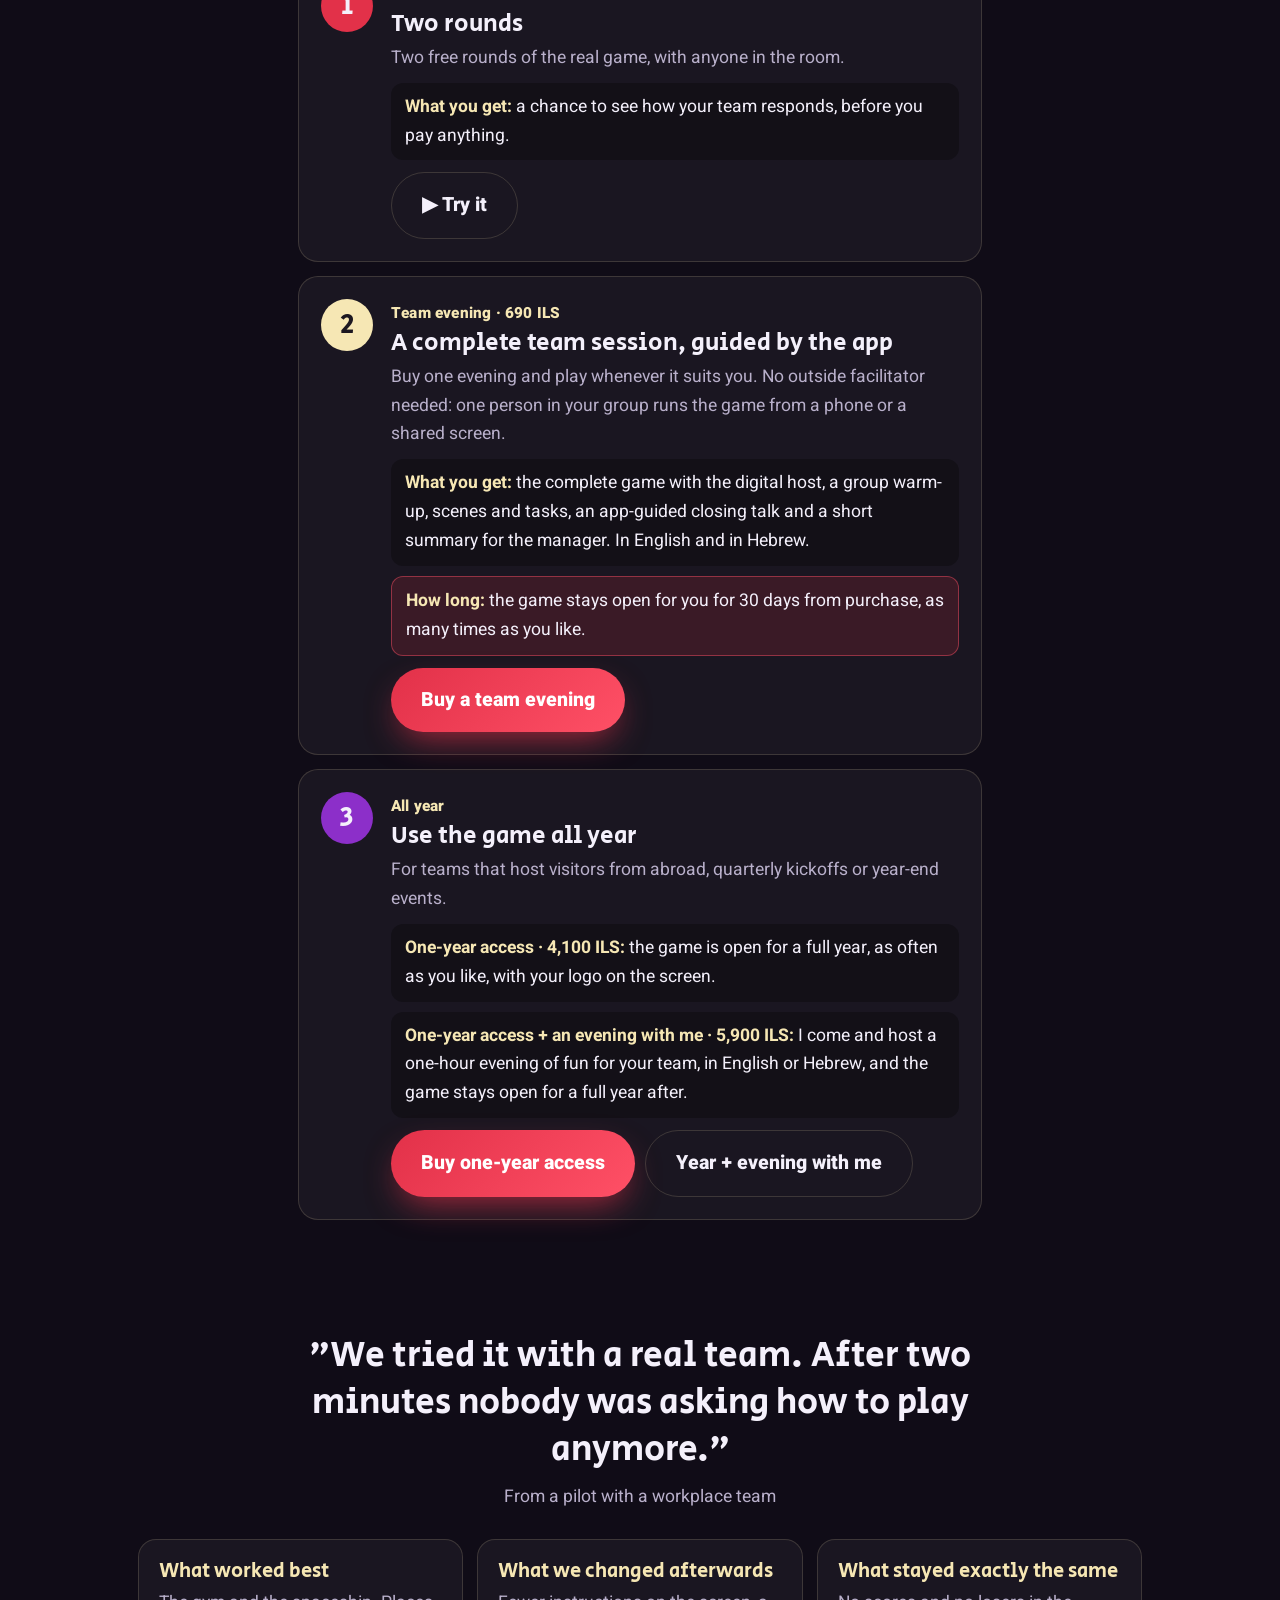
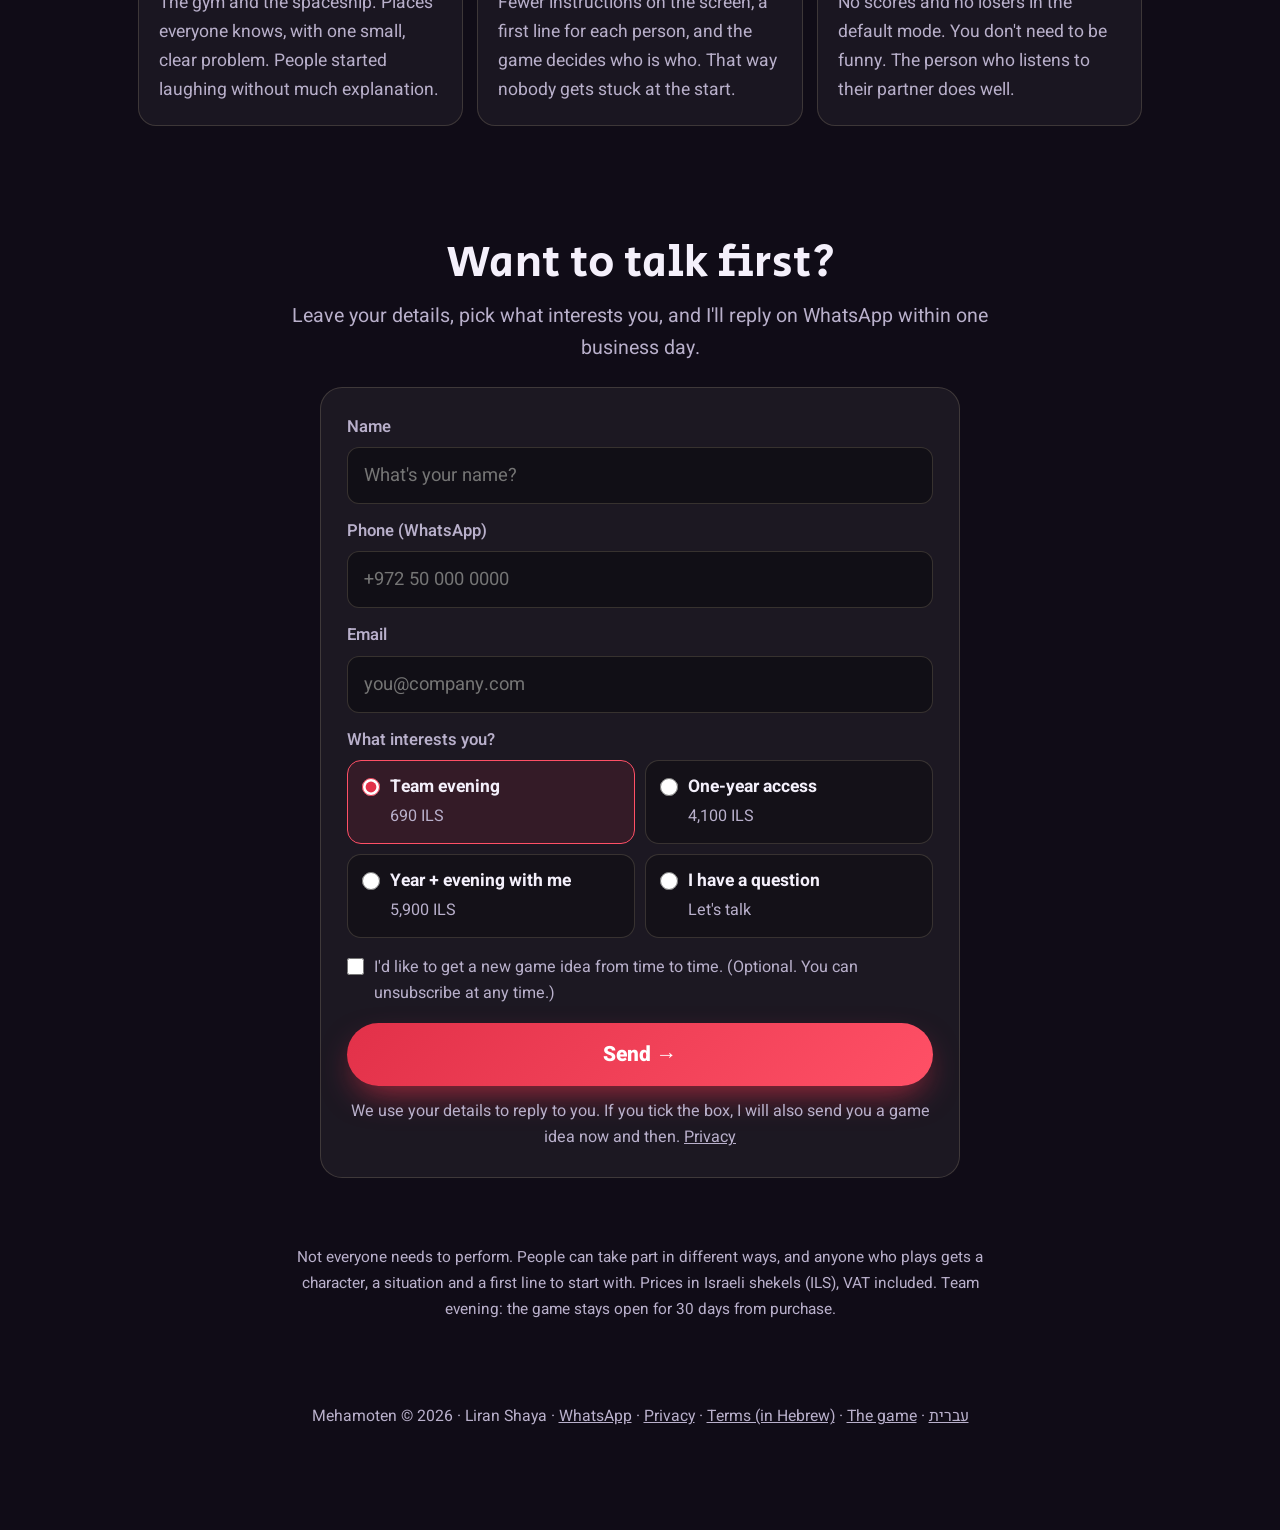
<file: en/free/index.html>
<!DOCTYPE html>
<html lang="en" dir="ltr">
<head>
<meta charset="UTF-8"><meta name="viewport" content="width=device-width, initial-scale=1.0">
<title>Mehamoten | Your team will laugh together</title>
<meta name="description" content="An improv game for mixed-language teams, with no facilitator and no prep. The first two rounds are free, then you buy directly.">
<meta property="og:title" content="Your team will laugh together from the very first round">
<meta property="og:description" content="An improv game for mixed-language teams. No facilitator, no prep. Two free rounds.">
<meta property="og:image" content="https://mehamoten.com/brand/hero.png">
<meta property="og:url" content="https://mehamoten.com/en/free/">
<meta property="og:type" content="website">
<meta name="twitter:card" content="summary_large_image">
<link rel="canonical" href="https://mehamoten.com/en/free/">
<link rel="alternate" hreflang="he" href="https://mehamoten.com/free/">
<link rel="icon" type="image/svg+xml" href="../app/icons/favicon.svg">
<link rel="preconnect" href="https://fonts.googleapis.com"><link rel="preconnect" href="https://fonts.gstatic.com" crossorigin>
<link href="https://fonts.googleapis.com/css2?family=Secular+One&family=Heebo:wght@400;600;800&display=swap" rel="stylesheet">
<style>
:root{--stage:#100c17;--stage2:#14101d;--red:#e23149;--red2:#ff5066;--gold:#f6e7b4;--ink:#f4f0fb;--muted:#b9b0cb;--line:rgba(246,231,180,.16);--card:rgba(255,255,255,.045)}
*{box-sizing:border-box;margin:0;padding:0}
html{font-size:17.5px;scroll-behavior:smooth}
body{font-family:'Heebo',sans-serif;background:var(--stage);color:var(--ink);line-height:1.65;-webkit-font-smoothing:antialiased;overflow-x:hidden}
body::before{content:"";position:fixed;inset:0;z-index:0;pointer-events:none;background:radial-gradient(800px 500px at 80% -8%,rgba(226,49,73,.22),transparent 60%),radial-gradient(700px 520px at 5% 20%,rgba(140,47,201,.13),transparent 60%)}
header,section,footer,.top{position:relative;z-index:1}
h1,h2,h3{font-family:'Secular One',sans-serif;font-weight:400;line-height:1.15}
a{color:inherit}
.wrap{max-width:1040px;margin:0 auto;padding:0 18px}
.narrow{max-width:720px;margin:0 auto}
.btn{display:inline-flex;align-items:center;justify-content:center;gap:.5rem;font-family:'Heebo';font-weight:800;font-size:1.12rem;padding:16px 30px;border-radius:999px;border:none;cursor:pointer;text-decoration:none;color:#fff;background:linear-gradient(135deg,var(--red),var(--red2));box-shadow:0 14px 34px -10px rgba(226,49,73,.75);transition:transform .2s}
.btn.ghost{background:transparent;border:1.5px solid var(--line);box-shadow:none;color:var(--ink)}
.btn:hover{transform:translateY(-2px)}
.btn:focus-visible,a:focus-visible,input:focus-visible,label:focus-within{outline:3px solid var(--gold);outline-offset:3px}
.eyebrow{display:inline-block;font-size:.92rem;font-weight:800;color:var(--gold);border:1px solid var(--line);background:var(--card);border-radius:999px;padding:6px 14px}
.small{font-size:.92rem;color:var(--muted)}
/* top */
.top{position:sticky;top:0;z-index:50;background:rgba(16,12,23,.9);backdrop-filter:blur(12px);border-bottom:1px solid var(--line)}
.top .wrap{display:flex;align-items:center;justify-content:space-between;height:58px}
.logo{font-family:'Secular One';font-size:1.3rem;text-decoration:none}.logo span{color:var(--red2)}
.top .btn{padding:9px 20px;font-size:.95rem}
/* hero */
.hero{padding:52px 0 24px;text-align:center}
.hero h1{font-size:clamp(2.2rem,6vw,3.9rem);margin-top:18px}
.hero h1 em{font-style:normal;color:var(--red2)}
.sub{margin:18px auto 26px;font-size:1.22rem;color:var(--muted);max-width:620px}
.free-line{margin-top:12px}
.cards{display:grid;grid-template-columns:1fr 1fr;gap:10px;max-width:900px;margin:40px auto 0}
.cards img{width:100%;height:auto;display:block}
/* blocks */
.sec{padding:56px 0}
.sec h2{font-size:clamp(1.7rem,4vw,2.5rem);margin-bottom:12px}
.center{text-align:center}
.punch{font-family:'Secular One';font-size:clamp(1.5rem,3.6vw,2.2rem);line-height:1.25}
.punch span{color:var(--red2)}
.para{color:var(--muted);font-size:1.12rem;margin-top:12px}
.divider{height:1px;background:var(--line);max-width:720px;margin:0 auto}
/* about */
.about{display:grid;grid-template-columns:auto 1fr;gap:26px;align-items:start}
.badge{width:96px;height:96px;border-radius:50%;background:linear-gradient(135deg,var(--red),#8c2fc9);display:flex;align-items:center;justify-content:center;font-family:'Secular One';font-size:2.2rem;box-shadow:0 0 0 4px var(--stage),0 0 0 6px var(--gold)}
.about p{color:#dcd5e6;font-size:1.08rem;margin-top:10px}
.stats{display:grid;grid-template-columns:repeat(4,1fr);gap:12px;margin-top:30px}
.stat{background:var(--card);border:1px solid var(--line);border-radius:18px;padding:18px 14px;text-align:center}
.stat b{display:block;font-family:'Secular One';font-size:2rem;color:var(--gold);line-height:1.1}
.stat span{font-size:.95rem;color:var(--muted)}
/* offer */
.offers{display:grid;grid-template-columns:1fr 1fr;gap:16px;margin-top:26px}
.offer{background:var(--card);border:1px solid var(--line);border-radius:22px;padding:26px;display:flex;flex-direction:column}
.offer.hot{border-color:rgba(255,80,102,.55);background:linear-gradient(180deg,rgba(226,49,73,.14),rgba(255,255,255,.03) 60%)}
.offer .ic{font-size:2rem}
.offer h3{font-size:1.45rem;margin:6px 0 6px}
.offer p{color:var(--muted)}
.offer ul{list-style:none;margin:12px 0 18px;display:grid;gap:6px}
.offer li::before{content:"✓ ";color:#3cc47a;font-weight:800}
.offer .price{margin-top:auto;font-family:'Secular One';font-size:1.6rem;color:var(--gold)}
.offer .price .pn{display:block;font-family:'Heebo';font-size:1rem;color:var(--muted);margin-inline-start:6px}
/* plan */
.plan{display:grid;gap:14px;margin-top:26px}
.stage{display:grid;grid-template-columns:auto 1fr;gap:18px;background:var(--card);border:1px solid var(--line);border-radius:20px;padding:22px}
.num{width:52px;height:52px;border-radius:50%;background:var(--red);font-family:'Secular One';font-size:1.6rem;display:flex;align-items:center;justify-content:center}
.stage.s2 .num{background:var(--gold);color:#1c1720}.stage.s3 .num{background:#8c2fc9}
.stage .lbl{font-size:.88rem;font-weight:800;color:var(--gold);letter-spacing:.2px}
.stage h3{font-size:1.35rem;margin:2px 0 6px}
.stage p{color:var(--muted)}
.get{margin-top:10px;background:rgba(0,0,0,.28);border-radius:12px;padding:10px 14px;font-size:1rem}
.get b{color:var(--gold)}
/* proof */
.quote{font-family:'Secular One';font-size:clamp(1.4rem,3.4vw,2rem);line-height:1.35;text-align:center}
.quote small{display:block;font-family:'Heebo';font-size:1rem;color:var(--muted);margin-top:12px}
.proof{display:grid;grid-template-columns:repeat(3,1fr);gap:14px;margin-top:30px}
.proof div{background:var(--card);border:1px solid var(--line);border-radius:18px;padding:20px}
.proof h3{font-size:1.15rem;margin-bottom:6px;color:var(--gold)}
.proof p{color:var(--muted);font-size:1rem}
/* ticket + form */
.ticket{display:grid;grid-template-columns:1fr auto;border-radius:22px;overflow:hidden;border:1px solid rgba(255,80,102,.5);margin:26px auto 0;max-width:640px;background:linear-gradient(120deg,rgba(226,49,73,.16),rgba(140,47,201,.12))}
.ticket .l{padding:22px 24px}
.ticket .l h3{font-size:1.35rem}
.ticket dl{display:grid;grid-template-columns:auto 1fr;gap:4px 14px;margin-top:10px;font-size:1rem}
.ticket dt{color:var(--muted)}.ticket dd{font-weight:600}
.ticket .r{border-inline-start:2px dashed rgba(246,231,180,.35);padding:22px;display:flex;flex-direction:column;align-items:center;justify-content:center;text-align:center;min-width:130px}
.ticket .r b{font-family:'Secular One';font-size:2.4rem;color:var(--gold);line-height:1}
.ticket .r span{font-size:.85rem;color:var(--muted)}
.form{max-width:640px;margin:22px auto 0;background:rgba(255,255,255,.05);border:1px solid var(--line);border-radius:22px;padding:26px}
.form label.f{display:block;font-weight:600;font-size:.95rem;color:var(--muted);margin:0 0 6px}
.form input[type=text],.form input[type=tel],.form input[type=email]{width:100%;padding:14px 16px;border-radius:12px;background:rgba(0,0,0,.35);border:1px solid var(--line);color:var(--ink);font-family:'Heebo';font-size:1.05rem;margin-bottom:14px}
.form input:focus{outline:none;border-color:var(--red2)}
.choice{display:grid;grid-template-columns:1fr 1fr;gap:10px;margin:2px 0 16px}
.choice label{display:flex;gap:10px;align-items:flex-start;background:rgba(0,0,0,.28);border:1px solid var(--line);border-radius:14px;padding:12px 14px;cursor:pointer;font-size:1rem}
.choice input{margin-top:5px;accent-color:#e23149;width:18px;height:18px;flex:none}
.choice label:has(input:checked){border-color:var(--red2);background:rgba(226,49,73,.12)}
.consent{display:flex;gap:10px;align-items:flex-start;font-size:.92rem;color:var(--muted);margin-bottom:16px}
.consent input{margin-top:4px;accent-color:#e23149;width:17px;height:17px;flex:none}
.form .btn{width:100%;font-size:1.2rem}
.thanks{display:none;max-width:640px;margin:22px auto 0;text-align:center;background:rgba(44,158,91,.12);border:1px solid rgba(44,158,91,.5);border-radius:22px;padding:28px}
.thanks h3{font-size:1.6rem;margin-bottom:8px}
.thanks p{color:#cfe9da;margin-bottom:16px}
.disclaimer{max-width:720px;margin:0 auto;font-size:.88rem;color:var(--muted);text-align:center;line-height:1.7}
footer{padding:26px 0 100px;text-align:center;color:var(--muted);font-size:.9rem}
.sticky{position:fixed;bottom:0;left:0;right:0;z-index:60;padding:10px 14px;background:rgba(16,12,23,.94);backdrop-filter:blur(10px);border-top:1px solid var(--line);display:none}
.sticky .btn{width:100%;padding:13px}
@media(max-width:860px){.offers,.proof{grid-template-columns:1fr}.stats{grid-template-columns:1fr 1fr}.cards{grid-template-columns:1fr;max-width:440px;gap:2px}.sticky{display:block}.top .btn{display:none}.about{grid-template-columns:1fr;justify-items:center;text-align:center}.choice{grid-template-columns:1fr}.ticket{grid-template-columns:1fr}.ticket .r{border-inline-start:none;border-top:2px dashed rgba(246,231,180,.35);flex-direction:row;gap:12px}}
@media (prefers-reduced-motion:reduce){*{scroll-behavior:auto!important;transition:none!important}}
</style>
</head>

<body>

<div class="top"><div class="wrap">
  <a class="logo" href="../">Mehamoten<span>.</span></a>
  <a class="btn" href="#prices">See pricing</a>
</div></div>

<header class="hero"><div class="wrap">
  <span class="eyebrow">An improv game for multilingual teams · the first two rounds are free</span>
  <h1>Your team will laugh together<br><em>from the very first round.</em></h1>
  <p class="sub">No acting experience needed, and it works when half the room speaks Hebrew and half doesn't. Each player gets a place, a character and a first line. The digital host counts down, and the scene begins.</p>
  <div class="ctas" style="display:flex;gap:12px;justify-content:center;flex-wrap:wrap">
    <a class="btn" href="../app/?preset=team" target="_blank" rel="noopener">▶ Try two rounds</a>
    <a class="btn ghost" href="#prices">See pricing</a>
  </div>
  <p class="small free-line">Open it on a phone or on a screen in the room. No sign-up and no credit card for the free rounds.</p>
  <div class="cards">
    <img src="card-set.webp" width="800" height="481" alt="A stage card from the game: Gym, a personal trainer and a client who lies about being fit">
    <img src="card-con.webp" width="800" height="484" alt="A twist card from the game: Only questions">
  </div>
</div></header>

<section class="sec"><div class="wrap narrow center">
  <p class="punch">At many team events, a few people play<br><span>and everyone else checks their phone.</span></p>
  <p class="para">Tell people "OK, now improvise" and they freeze. In a second language, even more. When people are asked to improvise, they often don't know how to begin. So I give each player a character, a situation and a first line.</p>
</div></section>

<div class="divider"></div>

<section class="sec"><div class="wrap narrow">
  <div class="about">
    <div class="badge" aria-hidden="true">L</div>
    <div>
      <h2>Nice to meet you, I'm Liran Shaya.</h2>
      <p>For 25 years, I have worked with groups of people: children, teenagers, adults and managers from many fields. I have also led teams of students and instructors, and worked with studio and school owners.</p>
      <p>For years, I ran outdoor team-building (ODT) programs for large companies and event producers. I designed, built and ran escape rooms that big companies brought their teams to for team days, and that managers and HR people used to get to know a new team and see how it works together. I have produced many events and hosted large ones.</p>
      <p>I learned this work abroad, and I have spent 25 years in front of groups. I used both to build this game. I don't ask people to be funny. I give them a clear situation and a first line. Once they start, the conversation takes over.</p>
    </div>
  </div>
  <div class="stats">
    <div class="stat"><b>25</b><span>years in front of groups</span></div>
    <div class="stat"><b>ODT</b><span>team-building for companies and producers</span></div>
    <div class="stat"><b>🔐</b><span>escape rooms for companies</span></div>
    <div class="stat"><b>🎤</b><span>hosting large events</span></div>
  </div>
</div></section>

<section class="sec" id="free"><div class="wrap narrow">
  <div class="center">
    <h2>Try it first. Two rounds of the real game.</h2>
    <p class="para">You play the real game, not a demo video. Open the game, type the names and play two full rounds with the host. After two rounds, you will have a good idea whether it works for your team.</p>
  </div>
  <div class="offer hot" style="margin-top:24px">
    <div class="ic">🎭</div>
    <h3>What's in the free rounds</h3>
    <ul><li>A digital host that explains everything and counts down</li><li>An everyday stage, who is who, and a first line for each player</li><li>In the second round, a small task in the middle of the scene</li></ul>
    <a class="btn" href="../app/?preset=team" target="_blank" rel="noopener" style="align-self:flex-start">▶ Try it now</a>
  </div>
</div></section>

<section class="sec" id="prices"><div class="wrap narrow">
  <div class="center">
    <h2>Three options. Choose the one that fits your team.</h2>
    <p class="para">One payment. No automatic renewal.</p>
  </div>
  <div class="plan">
    <div class="stage">
      <div class="num">1</div>
      <div><span class="lbl">Trial · free</span><h3>Two rounds</h3>
      <p>Two free rounds of the real game, with anyone in the room.</p>
      <div class="get"><b>What you get:</b> a chance to see how your team responds, before you pay anything.</div>
      <a class="btn ghost" href="../app/?preset=team" target="_blank" rel="noopener" style="margin-top:12px">▶ Try it</a></div>
    </div>
    <div class="stage s2">
      <div class="num">2</div>
      <div><span class="lbl">Team evening · 690 ILS</span><h3>A complete team session, guided by the app</h3>
      <p>Buy one evening and play whenever it suits you. No outside facilitator needed: one person in your group runs the game from a phone or a shared screen.</p>
      <div class="get"><b>What you get:</b> the complete game with the digital host, a group warm-up, scenes and tasks, an app-guided closing talk and a short summary for the manager. In English and in Hebrew.</div>
      <div class="get" style="background:rgba(226,49,73,.16);border:1px solid rgba(255,80,102,.45)"><b>How long:</b> the game stays open for you for 30 days from purchase, as many times as you like.</div>
      <a data-buy="event" class="btn" href="https://wa.me/972506325398" target="_blank" rel="noopener" style="margin-top:12px">Buy a team evening</a></div>
    </div>
    <div class="stage s3">
      <div class="num">3</div>
      <div><span class="lbl">All year</span><h3>Use the game all year</h3>
      <p>For teams that host visitors from abroad, quarterly kickoffs or year-end events.</p>
      <div class="get"><b>One-year access · 4,100 ILS:</b> the game is open for a full year, as often as you like, with your logo on the screen.</div>
      <div class="get"><b>One-year access + an evening with me · 5,900 ILS:</b> I come and host a one-hour evening of fun for your team, in English or Hebrew, and the game stays open for a full year after.</div>
      <div style="display:flex;gap:10px;flex-wrap:wrap;margin-top:12px">
        <a data-buy="year" class="btn" href="https://wa.me/972506325398" target="_blank" rel="noopener">Buy one-year access</a>
        <a data-buy="yearPlus" class="btn ghost" href="https://wa.me/972506325398" target="_blank" rel="noopener">Year + evening with me</a>
      </div></div>
    </div>
  </div>
</div></section>

<section class="sec"><div class="wrap">
  <p class="quote narrow">"We tried it with a real team. After two minutes nobody was asking how to play anymore."<small>From a pilot with a workplace team</small></p>
  <div class="proof">
    <div><h3>What worked best</h3><p>The gym and the spaceship. Places everyone knows, with one small, clear problem. People started laughing without much explanation.</p></div>
    <div><h3>What we changed afterwards</h3><p>Fewer instructions on the screen, a first line for each person, and the game decides who is who. That way nobody gets stuck at the start.</p></div>
    <div><h3>What stayed exactly the same</h3><p>No scores and no losers in the default mode. You don't need to be funny. The person who listens to their partner does well.</p></div>
  </div>
</div></section>

<section class="sec" id="join"><div class="wrap">
  <div class="center">
    <h2>Want to talk first?</h2>
    <p class="para narrow">Leave your details, pick what interests you, and I'll reply on WhatsApp within one business day.</p>
  </div>

  <form class="form" id="form" data-mm-form data-mm-page="en-free" data-mm-thanks="#thanks" data-mm-hide=".sticky" action="" method="POST">
    <input type="text" name="_honey" style="display:none" tabindex="-1" autocomplete="off" aria-hidden="true">
    <label class="f" for="nm">Name</label><input id="nm" type="text" name="name" required autocomplete="name" placeholder="What's your name?">
    <label class="f" for="ph">Phone (WhatsApp)</label><input id="ph" type="tel" name="phone" required autocomplete="tel" inputmode="tel" pattern="[0-9+\-\s]{9,15}" placeholder="+972 50 000 0000">
    <label class="f" for="em">Email</label><input id="em" type="email" name="email" required autocomplete="email" placeholder="you@company.com">
    <span style="display:block;font-weight:600;font-size:.95rem;color:var(--muted);margin-bottom:6px">What interests you?</span>
    <div class="choice" role="radiogroup">
      <label><input type="radio" name="want" value="EN team evening 690" checked><span><b>Team evening</b><br><span class="small">690 ILS</span></span></label>
      <label><input type="radio" name="want" value="EN open year 4,100"><span><b>One-year access</b><br><span class="small">4,100 ILS</span></span></label>
      <label><input type="radio" name="want" value="EN year + evening with Liran 5,900"><span><b>Year + evening with me</b><br><span class="small">5,900 ILS</span></span></label>
      <label><input type="radio" name="want" value="EN question"><span><b>I have a question</b><br><span class="small">Let's talk</span></span></label>
    </div>
    <label class="consent"><input type="checkbox" name="updates" value="yes">I'd like to get a new game idea from time to time. (Optional. You can unsubscribe at any time.)</label>
    <button class="btn" type="submit">Send →</button>
    <p class="small" style="text-align:center;margin-top:12px">We use your details to reply to you. If you tick the box, I will also send you a game idea now and then. <a href="../app/privacy.html">Privacy</a></p>
  </form>

  <div class="thanks" id="thanks">
    <h3>Thanks! Got it 🙌</h3>
    <p>I'll reply on WhatsApp within one business day. Meanwhile you can play the two free rounds.</p>
    <a class="btn" href="../app/?preset=team" target="_blank" rel="noopener">▶ Try it now</a>
  </div>
</div></section>

<section class="sec" style="padding-top:10px"><div class="wrap">
  <p class="disclaimer">Not everyone needs to perform. People can take part in different ways, and anyone who plays gets a character, a situation and a first line to start with. Prices in Israeli shekels (ILS), VAT included. Team evening: the game stays open for 30 days from purchase.</p>
</div></section>

<footer>Mehamoten © 2026 · Liran Shaya · <a href="https://wa.me/972506325398" target="_blank" rel="noopener">WhatsApp</a> · <a href="../app/privacy.html">Privacy</a> · <a href="../../terms.html">Terms (in Hebrew)</a> · <a href="../app/">The game</a> · <a href="../../free/" lang="he">עברית</a></footer>

<div class="sticky"><a class="btn" href="../app/?preset=team" target="_blank" rel="noopener">▶ Try two rounds</a></div>

<script src="../site.en.js?v=1.0.1"></script>
</body>
</html>
</file>
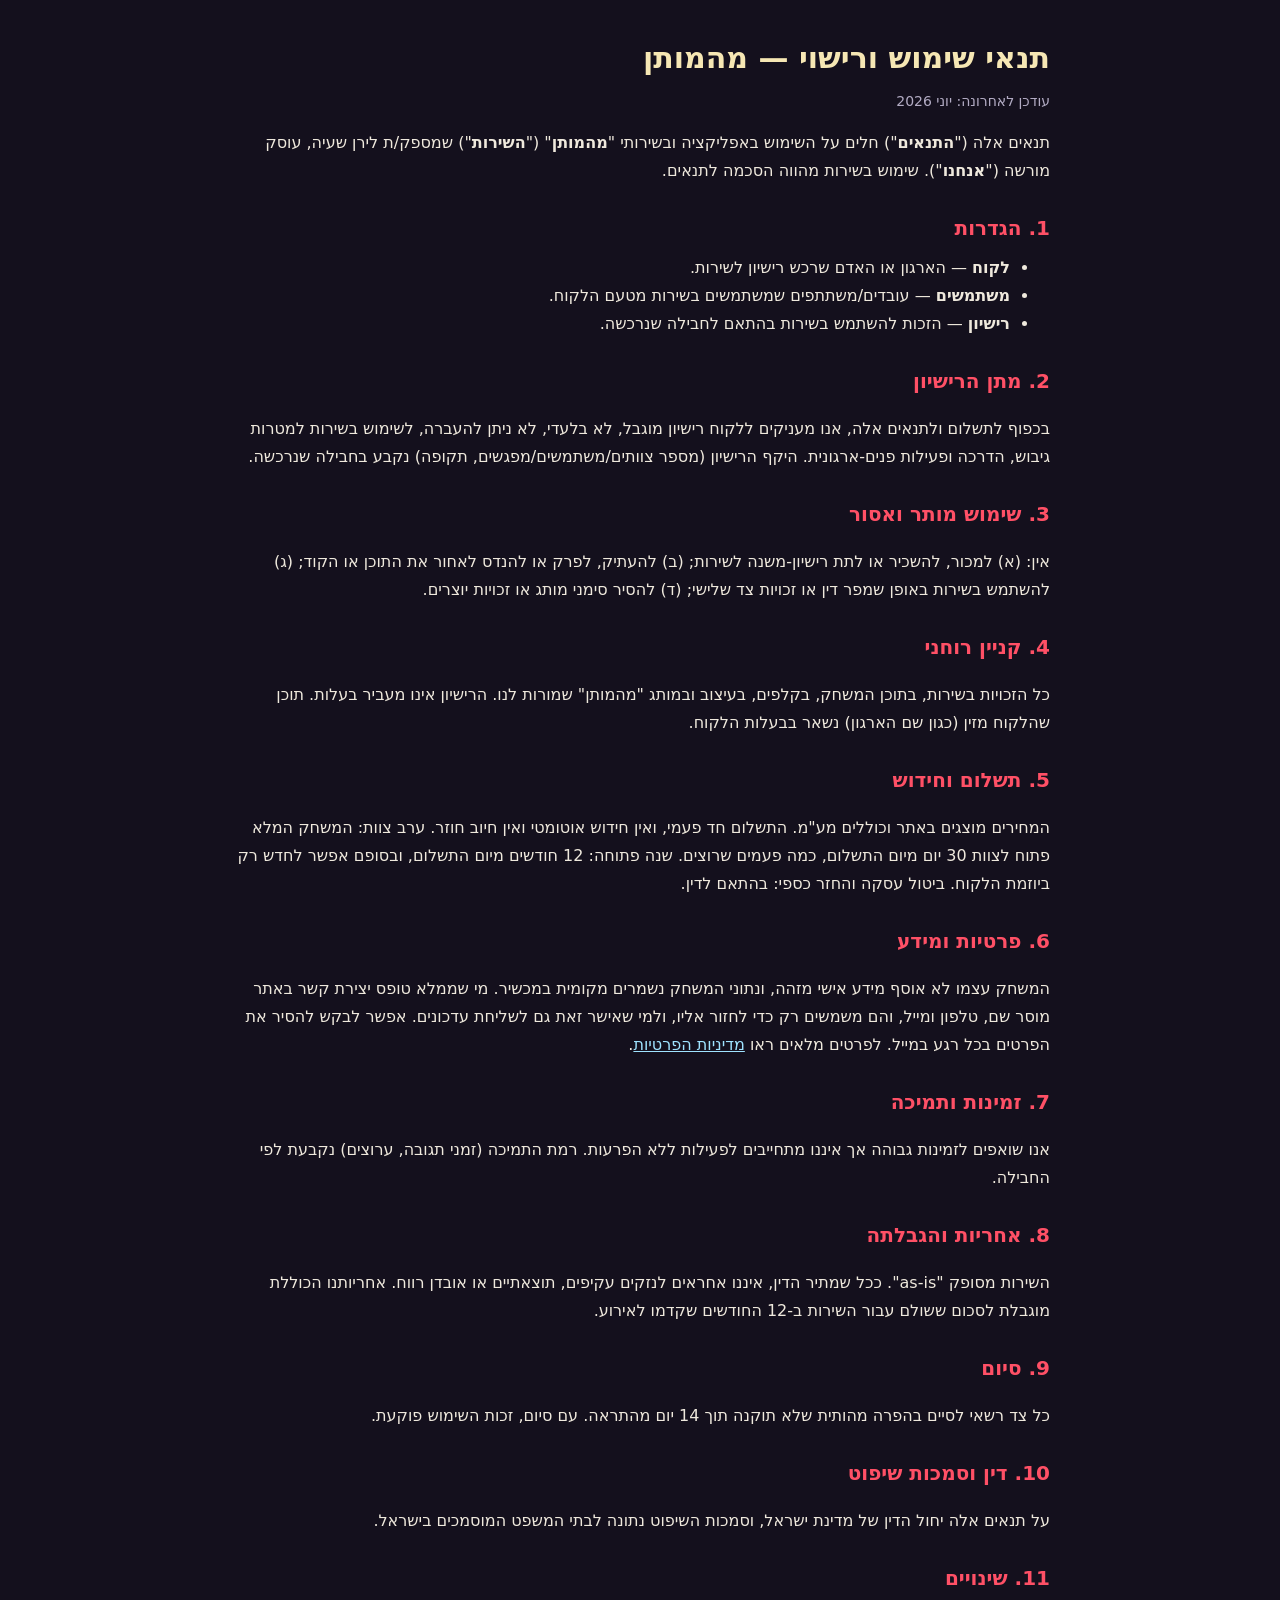
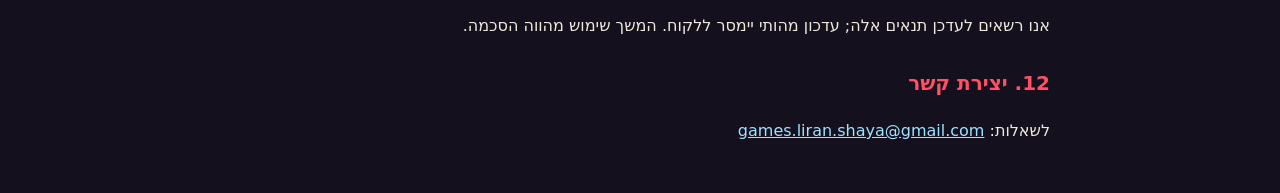
<file: terms.html>
<!DOCTYPE html>
<html lang="he" dir="rtl">
<head>
<meta charset="UTF-8">
<meta name="viewport" content="width=device-width, initial-scale=1.0">
<title>מהמותן — תנאי שימוש ורישוי</title>
<style>
  body{font-family:system-ui,"Segoe UI",Arial,sans-serif;background:#14101d;color:#efe9dd;margin:0;padding:32px 18px;line-height:1.75}
  .wrap{max-width:820px;margin:0 auto}
  h1{color:#f6e7b4;font-size:30px;margin:0 0 4px}
  h2{color:#ff5066;font-size:20px;margin:26px 0 8px}
  .date{color:#b3acc4;font-size:14px;margin-bottom:14px}
  a{color:#9fe3ff}
  .note{background:rgba(224,138,30,.12);border:1px solid rgba(224,138,30,.4);border-radius:12px;padding:14px 18px;margin:18px 0;font-size:14.5px;color:#ffe6c4}
  ul{margin:6px 0}
</style>
</head>
<body>
<div class="wrap">
  <h1>תנאי שימוש ורישוי — מהמותן</h1>
  <div class="date">עודכן לאחרונה: יוני 2026</div>

  <p>תנאים אלה ("<b>התנאים</b>") חלים על השימוש באפליקציה ובשירותי "<b>מהמותן</b>" ("<b>השירות</b>") שמספק/ת לירן שעיה, עוסק מורשה ("<b>אנחנו</b>"). שימוש בשירות מהווה הסכמה לתנאים.</p>

  <h2>1. הגדרות</h2>
  <ul>
    <li><b>לקוח</b> — הארגון או האדם שרכש רישיון לשירות.</li>
    <li><b>משתמשים</b> — עובדים/משתתפים שמשתמשים בשירות מטעם הלקוח.</li>
    <li><b>רישיון</b> — הזכות להשתמש בשירות בהתאם לחבילה שנרכשה.</li>
  </ul>

  <h2>2. מתן הרישיון</h2>
  <p>בכפוף לתשלום ולתנאים אלה, אנו מעניקים ללקוח רישיון מוגבל, לא בלעדי, לא ניתן להעברה, לשימוש בשירות למטרות גיבוש, הדרכה ופעילות פנים-ארגונית. היקף הרישיון (מספר צוותים/משתמשים/מפגשים, תקופה) נקבע בחבילה שנרכשה.</p>

  <h2>3. שימוש מותר ואסור</h2>
  <p>אין: (א) למכור, להשכיר או לתת רישיון-משנה לשירות; (ב) להעתיק, לפרק או להנדס לאחור את התוכן או הקוד; (ג) להשתמש בשירות באופן שמפר דין או זכויות צד שלישי; (ד) להסיר סימני מותג או זכויות יוצרים.</p>

  <h2>4. קניין רוחני</h2>
  <p>כל הזכויות בשירות, בתוכן המשחק, בקלפים, בעיצוב ובמותג "מהמותן" שמורות לנו. הרישיון אינו מעביר בעלות. תוכן שהלקוח מזין (כגון שם הארגון) נשאר בבעלות הלקוח.</p>

  <h2>5. תשלום וחידוש</h2>
  <p>המחירים מוצגים באתר וכוללים מע"מ. התשלום חד פעמי, ואין חידוש אוטומטי ואין חיוב חוזר. ערב צוות: המשחק המלא פתוח לצוות 30 יום מיום התשלום, כמה פעמים שרוצים. שנה פתוחה: 12 חודשים מיום התשלום, ובסופם אפשר לחדש רק ביוזמת הלקוח. ביטול עסקה והחזר כספי: בהתאם לדין.</p>

  <h2>6. פרטיות ומידע</h2>
  <p>המשחק עצמו לא אוסף מידע אישי מזהה, ונתוני המשחק נשמרים מקומית במכשיר. מי שממלא טופס יצירת קשר באתר מוסר שם, טלפון ומייל, והם משמשים רק כדי לחזור אליו, ולמי שאישר זאת גם לשליחת עדכונים. אפשר לבקש להסיר את הפרטים בכל רגע במייל. לפרטים מלאים ראו <a href="app/privacy.html">מדיניות הפרטיות</a>.</p>

  <h2>7. זמינות ותמיכה</h2>
  <p>אנו שואפים לזמינות גבוהה אך איננו מתחייבים לפעילות ללא הפרעות. רמת התמיכה (זמני תגובה, ערוצים) נקבעת לפי החבילה.</p>

  <h2>8. אחריות והגבלתה</h2>
  <p>השירות מסופק "as-is". ככל שמתיר הדין, איננו אחראים לנזקים עקיפים, תוצאתיים או אובדן רווח. אחריותנו הכוללת מוגבלת לסכום ששולם עבור השירות ב-12 החודשים שקדמו לאירוע.</p>

  <h2>9. סיום</h2>
  <p>כל צד רשאי לסיים בהפרה מהותית שלא תוקנה תוך 14 יום מהתראה. עם סיום, זכות השימוש פוקעת.</p>

  <h2>10. דין וסמכות שיפוט</h2>
  <p>על תנאים אלה יחול הדין של מדינת ישראל, וסמכות השיפוט נתונה לבתי המשפט המוסמכים בישראל.</p>

  <h2>11. שינויים</h2>
  <p>אנו רשאים לעדכן תנאים אלה; עדכון מהותי יימסר ללקוח. המשך שימוש מהווה הסכמה.</p>

  <h2>12. יצירת קשר</h2>
  <p>לשאלות: <a href="mailto:games.liran.shaya@gmail.com">games.liran.shaya@gmail.com</a></p>
</div>
</body>
</html>
</file>
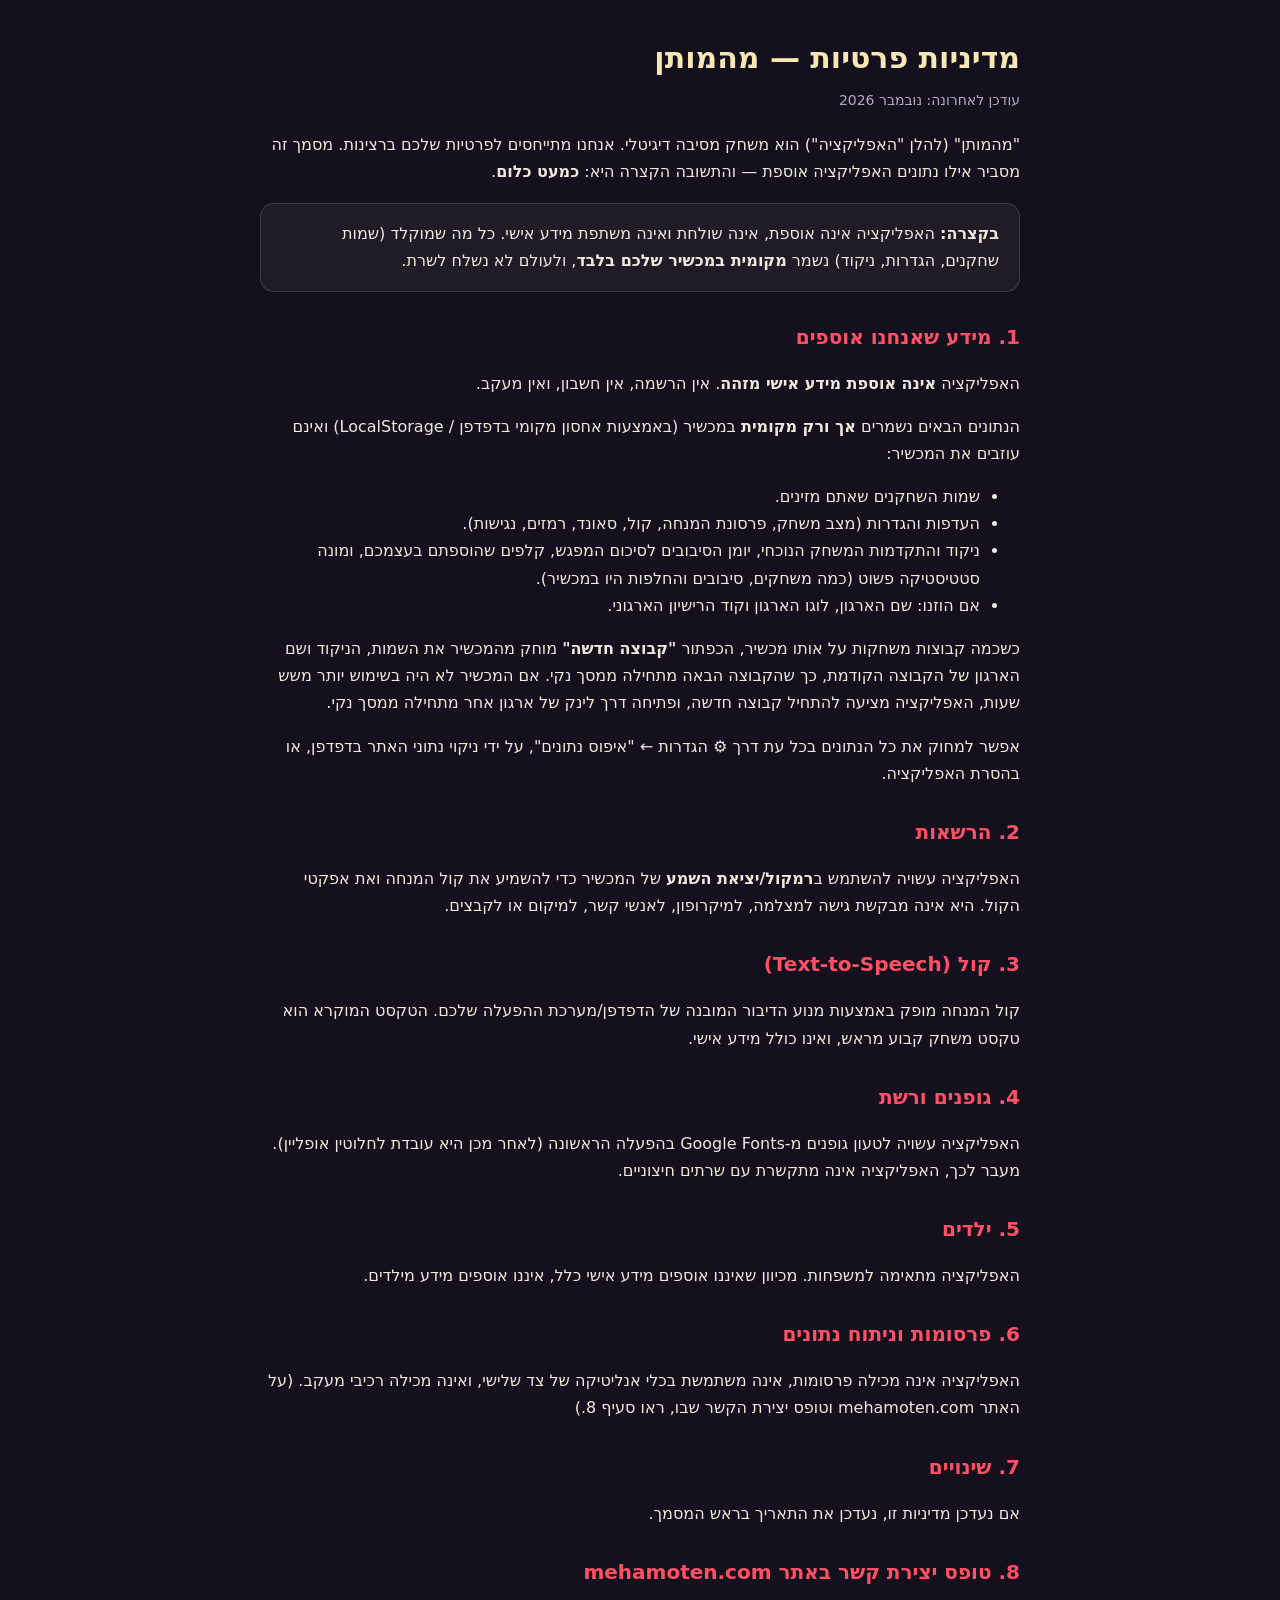
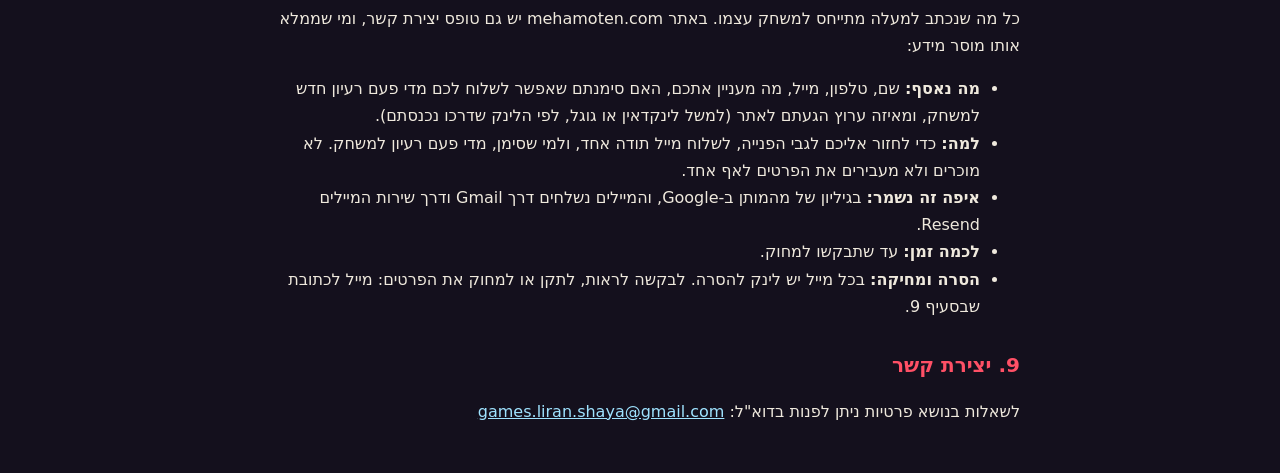
<file: app/privacy.html>
<!DOCTYPE html>
<html lang="he" dir="rtl">
<head>
<meta charset="UTF-8">
<meta name="viewport" content="width=device-width, initial-scale=1.0">
<title>מהמותן — מדיניות פרטיות</title>
<style>
  body{font-family:system-ui,"Segoe UI",Arial,sans-serif;background:#14101d;color:#efe9dd;
    margin:0;padding:32px 18px;line-height:1.7}
  .wrap{max-width:760px;margin:0 auto}
  h1{color:#f6e7b4;font-size:30px;margin:0 0 6px}
  h2{color:#ff5066;font-size:20px;margin:28px 0 8px}
  .date{color:#b3acc4;font-size:14px;margin-bottom:18px}
  a{color:#9fe3ff}
  .box{background:rgba(255,255,255,.05);border:1px solid rgba(255,255,255,.14);border-radius:14px;padding:16px 20px;margin-top:18px}
</style>
</head>
<body>
<div class="wrap">
  <h1>מדיניות פרטיות — מהמותן</h1>
  <div class="date">עודכן לאחרונה: נובמבר 2026</div>

  <p>"מהמותן" (להלן "האפליקציה") הוא משחק מסיבה דיגיטלי. אנחנו מתייחסים לפרטיות שלכם ברצינות. מסמך זה מסביר אילו נתונים האפליקציה אוספת — והתשובה הקצרה היא: <strong>כמעט כלום</strong>.</p>

  <div class="box">
    <strong>בקצרה:</strong> האפליקציה אינה אוספת, אינה שולחת ואינה משתפת מידע אישי. כל מה שמוקלד (שמות שחקנים, הגדרות, ניקוד) נשמר <strong>מקומית במכשיר שלכם בלבד</strong>, ולעולם לא נשלח לשרת.
  </div>

  <h2>1. מידע שאנחנו אוספים</h2>
  <p>האפליקציה <strong>אינה אוספת מידע אישי מזהה</strong>. אין הרשמה, אין חשבון, ואין מעקב.</p>
  <p>הנתונים הבאים נשמרים <strong>אך ורק מקומית</strong> במכשיר (באמצעות אחסון מקומי בדפדפן / LocalStorage) ואינם עוזבים את המכשיר:</p>
  <ul>
    <li>שמות השחקנים שאתם מזינים.</li>
    <li>העדפות והגדרות (מצב משחק, פרסונת המנחה, קול, סאונד, רמזים, נגישות).</li>
    <li>ניקוד והתקדמות המשחק הנוכחי, יומן הסיבובים לסיכום המפגש, קלפים שהוספתם בעצמכם, ומונה סטטיסטיקה פשוט (כמה משחקים, סיבובים והחלפות היו במכשיר).</li>
    <li>אם הוזנו: שם הארגון, לוגו הארגון וקוד הרישיון הארגוני.</li>
  </ul>
  <p>כשכמה קבוצות משחקות על אותו מכשיר, הכפתור <strong>"קבוצה חדשה"</strong> מוחק מהמכשיר את השמות, הניקוד ושם הארגון של הקבוצה הקודמת, כך שהקבוצה הבאה מתחילה ממסך נקי. אם המכשיר לא היה בשימוש יותר משש שעות, האפליקציה מציעה להתחיל קבוצה חדשה, ופתיחה דרך לינק של ארגון אחר מתחילה ממסך נקי.</p>
  <p>אפשר למחוק את כל הנתונים בכל עת דרך ⚙️ הגדרות ← "איפוס נתונים", על ידי ניקוי נתוני האתר בדפדפן, או בהסרת האפליקציה.</p>

  <h2>2. הרשאות</h2>
  <p>האפליקציה עשויה להשתמש ב<strong>רמקול/יציאת השמע</strong> של המכשיר כדי להשמיע את קול המנחה ואת אפקטי הקול. היא אינה מבקשת גישה למצלמה, למיקרופון, לאנשי קשר, למיקום או לקבצים.</p>

  <h2>3. קול (Text-to-Speech)</h2>
  <p>קול המנחה מופק באמצעות מנוע הדיבור המובנה של הדפדפן/מערכת ההפעלה שלכם. הטקסט המוקרא הוא טקסט משחק קבוע מראש, ואינו כולל מידע אישי.</p>

  <h2>4. גופנים ורשת</h2>
  <p>האפליקציה עשויה לטעון גופנים מ-Google Fonts בהפעלה הראשונה (לאחר מכן היא עובדת לחלוטין אופליין). מעבר לכך, האפליקציה אינה מתקשרת עם שרתים חיצוניים.</p>

  <h2>5. ילדים</h2>
  <p>האפליקציה מתאימה למשפחות. מכיוון שאיננו אוספים מידע אישי כלל, איננו אוספים מידע מילדים.</p>

  <h2>6. פרסומות וניתוח נתונים</h2>
  <p>האפליקציה אינה מכילה פרסומות, אינה משתמשת בכלי אנליטיקה של צד שלישי, ואינה מכילה רכיבי מעקב. (על האתר mehamoten.com וטופס יצירת הקשר שבו, ראו סעיף 8.)</p>

  <h2>7. שינויים</h2>
  <p>אם נעדכן מדיניות זו, נעדכן את התאריך בראש המסמך.</p>

  <h2>8. טופס יצירת קשר באתר mehamoten.com</h2>
  <p>כל מה שנכתב למעלה מתייחס למשחק עצמו. באתר mehamoten.com יש גם טופס יצירת קשר, ומי שממלא אותו מוסר מידע:</p>
  <ul>
    <li><strong>מה נאסף:</strong> שם, טלפון, מייל, מה מעניין אתכם, האם סימנתם שאפשר לשלוח לכם מדי פעם רעיון חדש למשחק, ומאיזה ערוץ הגעתם לאתר (למשל לינקדאין או גוגל, לפי הלינק שדרכו נכנסתם).</li>
    <li><strong>למה:</strong> כדי לחזור אליכם לגבי הפנייה, לשלוח מייל תודה אחד, ולמי שסימן, מדי פעם רעיון למשחק. לא מוכרים ולא מעבירים את הפרטים לאף אחד.</li>
    <li><strong>איפה זה נשמר:</strong> בגיליון של מהמותן ב-Google, והמיילים נשלחים דרך Gmail ודרך שירות המיילים Resend.</li>
    <li><strong>לכמה זמן:</strong> עד שתבקשו למחוק.</li>
    <li><strong>הסרה ומחיקה:</strong> בכל מייל יש לינק להסרה. לבקשה לראות, לתקן או למחוק את הפרטים: מייל לכתובת שבסעיף 9.</li>
  </ul>

  <h2>9. יצירת קשר</h2>
  <p>לשאלות בנושא פרטיות ניתן לפנות בדוא"ל: <a href="mailto:games.liran.shaya@gmail.com">games.liran.shaya@gmail.com</a></p>
</div>
</body>
</html>
</file>
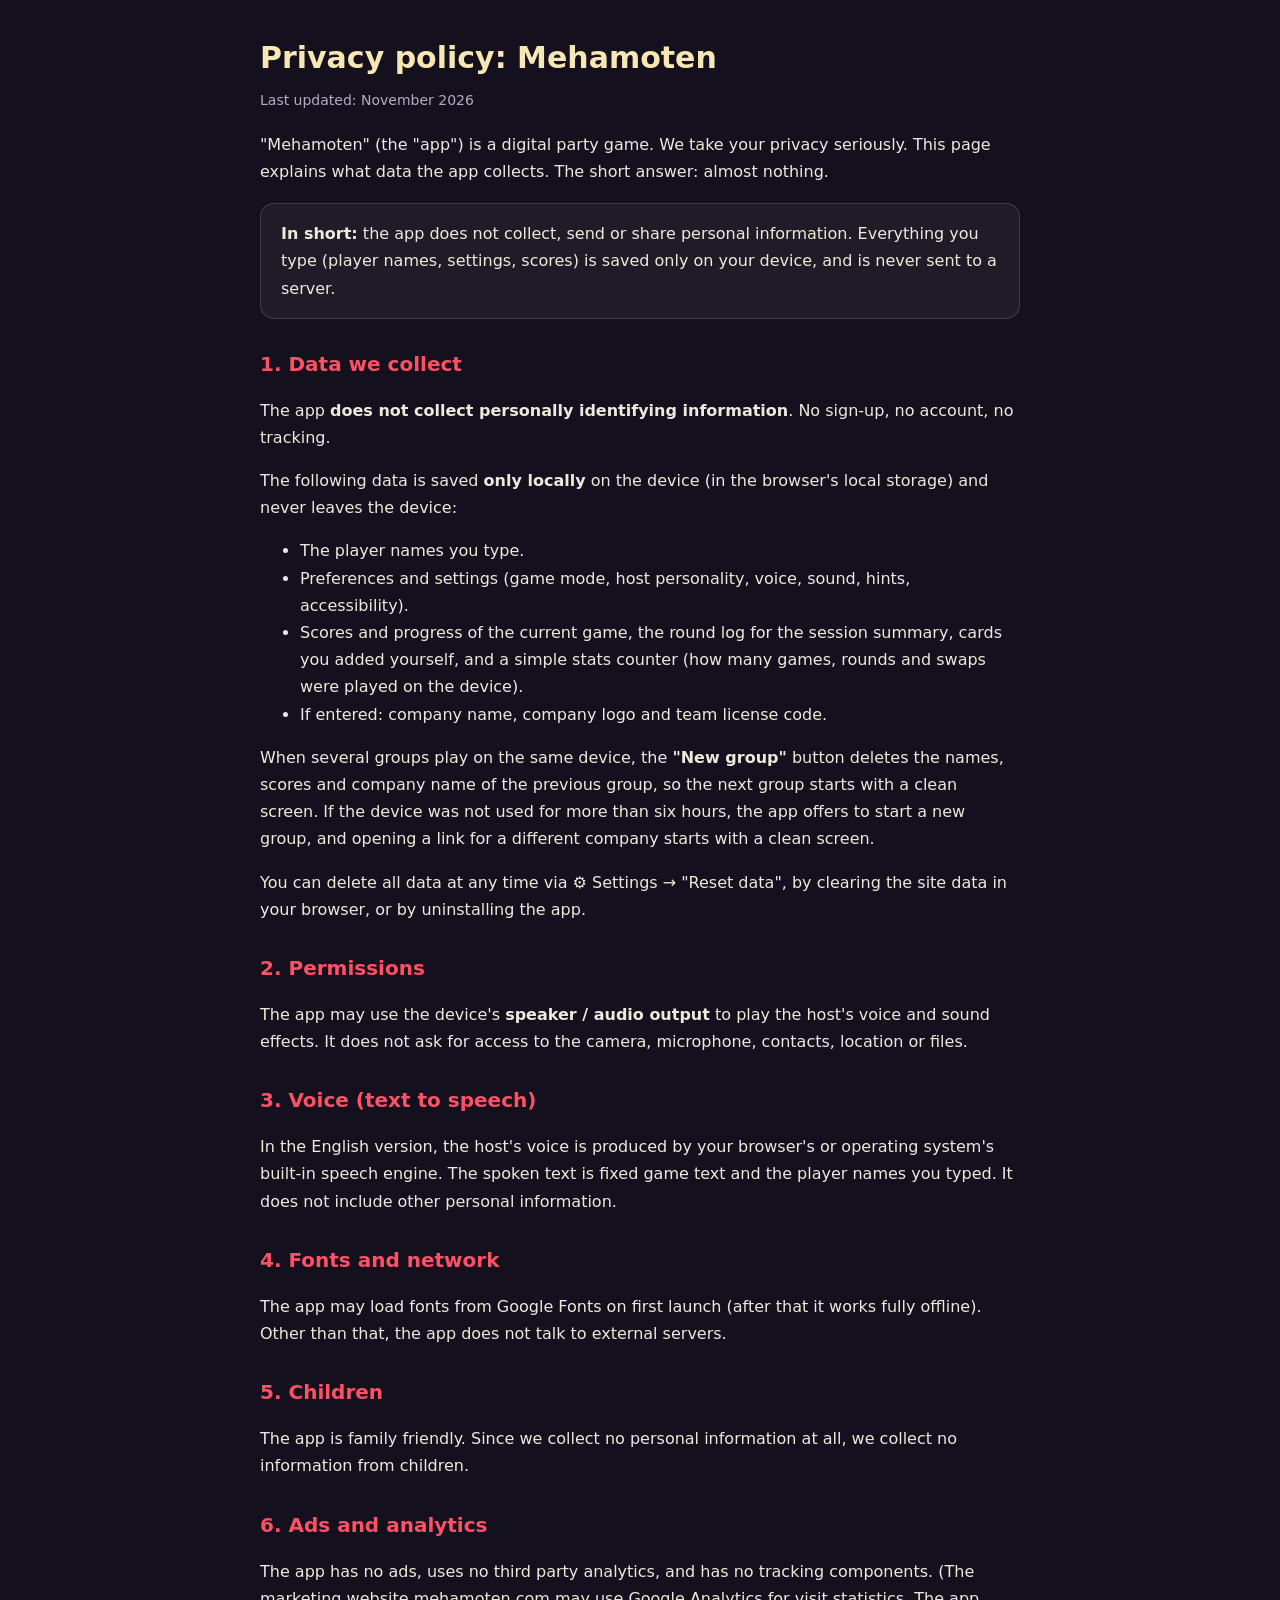
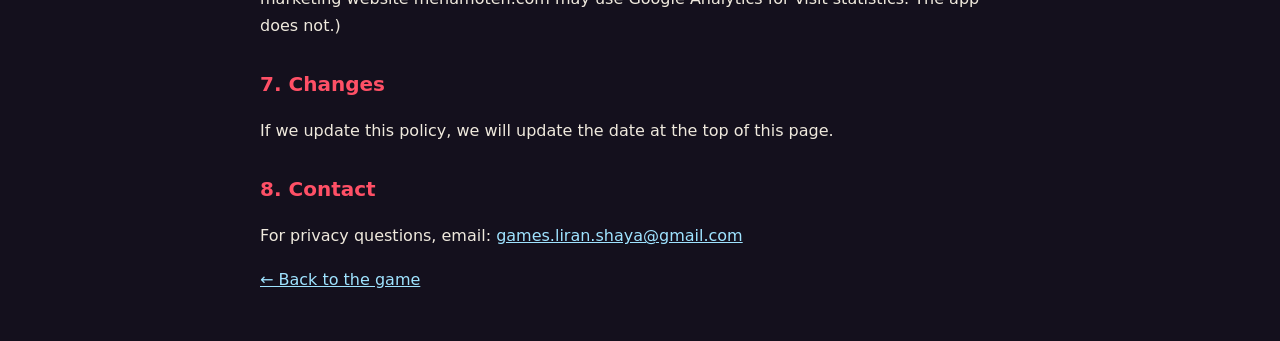
<file: en/app/privacy.html>
<!DOCTYPE html>
<html lang="en" dir="ltr">
<head>
<meta charset="UTF-8">
<meta name="viewport" content="width=device-width, initial-scale=1.0">
<title>Mehamoten: privacy policy</title>
<style>
  body{font-family:system-ui,"Segoe UI",Arial,sans-serif;background:#14101d;color:#efe9dd;
    margin:0;padding:32px 18px;line-height:1.7}
  .wrap{max-width:760px;margin:0 auto}
  h1{color:#f6e7b4;font-size:30px;margin:0 0 6px}
  h2{color:#ff5066;font-size:20px;margin:28px 0 8px}
  .date{color:#b3acc4;font-size:14px;margin-bottom:18px}
  a{color:#9fe3ff}
  .box{background:rgba(255,255,255,.05);border:1px solid rgba(255,255,255,.14);border-radius:14px;padding:16px 20px;margin-top:18px}
</style>
</head>
<body>
<div class="wrap">
  <h1>Privacy policy: Mehamoten</h1>
  <div class="date">Last updated: November 2026</div>

  <p>"Mehamoten" (the "app") is a digital party game. We take your privacy seriously. This page explains what data the app collects. The short answer: almost nothing.</p>

  <div class="box">
    <strong>In short:</strong> the app does not collect, send or share personal information. Everything you type (player names, settings, scores) is saved only on your device, and is never sent to a server.
  </div>

  <h2>1. Data we collect</h2>
  <p>The app <strong>does not collect personally identifying information</strong>. No sign-up, no account, no tracking.</p>
  <p>The following data is saved <strong>only locally</strong> on the device (in the browser's local storage) and never leaves the device:</p>
  <ul>
    <li>The player names you type.</li>
    <li>Preferences and settings (game mode, host personality, voice, sound, hints, accessibility).</li>
    <li>Scores and progress of the current game, the round log for the session summary, cards you added yourself, and a simple stats counter (how many games, rounds and swaps were played on the device).</li>
    <li>If entered: company name, company logo and team license code.</li>
  </ul>
  <p>When several groups play on the same device, the <strong>"New group"</strong> button deletes the names, scores and company name of the previous group, so the next group starts with a clean screen. If the device was not used for more than six hours, the app offers to start a new group, and opening a link for a different company starts with a clean screen.</p>
  <p>You can delete all data at any time via ⚙️ Settings → "Reset data", by clearing the site data in your browser, or by uninstalling the app.</p>

  <h2>2. Permissions</h2>
  <p>The app may use the device's <strong>speaker / audio output</strong> to play the host's voice and sound effects. It does not ask for access to the camera, microphone, contacts, location or files.</p>

  <h2>3. Voice (text to speech)</h2>
  <p>In the English version, the host's voice is produced by your browser's or operating system's built-in speech engine. The spoken text is fixed game text and the player names you typed. It does not include other personal information.</p>

  <h2>4. Fonts and network</h2>
  <p>The app may load fonts from Google Fonts on first launch (after that it works fully offline). Other than that, the app does not talk to external servers.</p>

  <h2>5. Children</h2>
  <p>The app is family friendly. Since we collect no personal information at all, we collect no information from children.</p>

  <h2>6. Ads and analytics</h2>
  <p>The app has no ads, uses no third party analytics, and has no tracking components. (The marketing website mehamoten.com may use Google Analytics for visit statistics. The app does not.)</p>

  <h2>7. Changes</h2>
  <p>If we update this policy, we will update the date at the top of this page.</p>

  <h2>8. Contact</h2>
  <p>For privacy questions, email: <a href="mailto:games.liran.shaya@gmail.com">games.liran.shaya@gmail.com</a></p>
  <p><a href="./">← Back to the game</a></p>
</div>
</body>
</html>
</file>
<file: app/css/app.css>
/* ============================================================
   מהמותן — עיצוב האפליקציה (v2.0)
   מערכת עיצוב "במה": כהה, אדום החלפה, זהב זרקור.
   ============================================================ */
:root{
  --ink:#1c1726; --paper:#efe9dd; --stage:#100c17; --stage2:#1e1729; --spot:#f6e7b4;
  --change:#e23149; --change2:#ff5066; --style:#8c2fc9; --lang:#1786a6; --body:#2c9e5b;
  --guess:#e08a1e; --ear:#35b7c4; --set:#3c4a5c; --line:rgba(255,255,255,.14); --ok:#2c9e5b; --gold:#f6e7b4;
  --tap:54px; --r:22px;
  --spring:linear(0, 1.12 55%, .96 75%, 1.02 88%, 1);
}
@property --p{syntax:'<number>';inherits:false;initial-value:1}
*{box-sizing:border-box;-webkit-tap-highlight-color:transparent}
html,body{height:100%}
body{margin:0;color:#fff;font-family:"Heebo",system-ui,sans-serif;overflow:hidden;background:var(--stage);
  -webkit-font-smoothing:antialiased;user-select:none;font-size:17px}
.stagebg{position:fixed;inset:0;z-index:-2;background:
  radial-gradient(60% 42% at 50% 108%, rgba(226,49,73,.17), transparent 70%),
  radial-gradient(42% 40% at 88% -12%, rgba(140,47,201,.14), transparent 70%),
  radial-gradient(36% 34% at 6% 16%, rgba(23,134,166,.09), transparent 70%),
  var(--stage)}
.grain{position:fixed;inset:0;z-index:-1;pointer-events:none;opacity:.055;mix-blend-mode:overlay;
  background-image:url("data:image/svg+xml,%3Csvg xmlns='http://www.w3.org/2000/svg' width='160' height='160'%3E%3Cfilter id='n'%3E%3CfeTurbulence type='fractalNoise' baseFrequency='.9' numOctaves='2'/%3E%3C/filter%3E%3Crect width='160' height='160' filter='url(%23n)'/%3E%3C/svg%3E")}
.stagebg::before{content:"";position:absolute;left:50%;top:-18%;transform:translateX(-50%);
  width:140vw;height:115vh;transform-origin:50% 0%;
  background:radial-gradient(ellipse 46% 60% at 50% 0%, rgba(246,231,180,.21), rgba(246,231,180,.07) 42%, transparent 66%);
  pointer-events:none;animation:spotlight-breathe 7s ease-in-out infinite}
.stagebg::after{content:"";position:absolute;inset:0;
  background:radial-gradient(ellipse 80% 70% at 50% 38%, transparent 55%, rgba(0,0,0,.55) 100%);pointer-events:none}
button{font-family:inherit;cursor:pointer;border:none;color:inherit}
button:focus-visible,a:focus-visible,input:focus-visible,select:focus-visible{outline:3px solid var(--spot);outline-offset:3px}
.app{position:fixed;inset:0}
[hidden]{display:none !important}
input,textarea,select{-webkit-user-select:text;user-select:text}
.sr{position:absolute;width:1px;height:1px;overflow:hidden;clip:rect(0 0 0 0);white-space:nowrap}

.screen{position:absolute;inset:0;display:none;flex-direction:column;align-items:center;
  justify-content:flex-start;justify-content:safe center;padding:max(20px,3.2vmin);text-align:center;animation:fade .4s ease;overflow:auto;
  padding-top:max(20px, env(safe-area-inset-top));padding-bottom:max(20px, env(safe-area-inset-bottom))}
.screen.active{display:flex}
@keyframes fade{from{opacity:0;transform:translateY(10px)}to{opacity:1;transform:none}}

.display{font-family:"Secular One",sans-serif;font-weight:400;line-height:.95}
.muted{color:#cfc8da}
.eyebrow{font-family:"Rubik",sans-serif;font-weight:700;letter-spacing:.2em;color:var(--spot);font-size:clamp(11px,1.7vmin,14px)}
.pill{font-family:"Rubik",sans-serif;font-weight:700;font-size:clamp(12px,1.6vmin,15px);background:rgba(255,255,255,.07);
  border:1px solid var(--line);padding:9px 16px;border-radius:999px;backdrop-filter:blur(3px);color:#fff}
a.pill{text-decoration:none}

.big{font-family:"Secular One",sans-serif;background:linear-gradient(160deg,var(--change2) -20%,var(--change) 55%);color:#fff;font-size:clamp(23px,4.6vmin,44px);
  padding:.55em 1.25em;border-radius:999px;min-height:var(--tap);
  box-shadow:0 9px 0 #9c1626,0 18px 38px rgba(226,49,73,.4),inset 0 1px 0 rgba(255,255,255,.25);
  transition:transform .45s var(--spring),box-shadow .45s var(--spring)}
.big:active{transform:translateY(6px) scale(.97);box-shadow:0 3px 0 #9c1626,0 8px 18px rgba(226,49,73,.3);transition-duration:.08s}
.big.sm{font-size:clamp(18px,3vmin,26px)}
a.big{text-decoration:none;display:inline-flex;align-items:center;justify-content:center;gap:.4em}
.ghost{background:rgba(255,255,255,.06);border:1px solid var(--line);border-radius:999px;font-family:"Rubik",sans-serif;
  font-weight:700;padding:13px 24px;font-size:clamp(14px,1.9vmin,18px);min-height:var(--tap);color:#fff;
  transition:background .15s;backdrop-filter:blur(3px);text-decoration:none;display:inline-flex;align-items:center;justify-content:center;gap:.4em}
.ghost:active{background:rgba(255,255,255,.14)}
.ghost.hintb{color:var(--spot);border-color:rgba(246,231,180,.35)}
.ghost.topicb{color:#ffd9a3;border-color:rgba(224,138,30,.45)}
.ghost.stuckb{color:#9fe3ff;border-color:rgba(23,134,166,.5)}
.ghost.goldb{color:var(--spot);border-color:rgba(246,231,180,.4)}
.row{display:flex;gap:12px;flex-wrap:wrap;justify-content:center;align-items:center}
.spacer{height:8px}

/* ---------- אונבורדינג ---------- */
#onboard{position:fixed;inset:0;z-index:70;background:var(--stage);display:none;flex-direction:column;
  align-items:center;justify-content:center;padding:8vmin 6vw;text-align:center}
#onboard.open{display:flex}
#onboard .ob{max-width:560px;display:none;animation:fade .4s}
#onboard .ob.on{display:block}
#onboard .obic{font-size:clamp(56px,16vmin,120px);margin-bottom:10px}
#onboard h3{font-family:"Secular One",sans-serif;font-weight:400;font-size:clamp(28px,6vmin,52px);margin:0 0 14px}
#onboard p{font-size:clamp(16px,2.6vmin,22px);color:#e9e3d4;line-height:1.6;margin:0 auto;max-width:480px}
#onboard .dots{display:flex;gap:9px;justify-content:center;margin:26px 0}
#onboard .dots i{width:10px;height:10px;border-radius:50%;background:rgba(255,255,255,.25);transition:all .25s}
#onboard .dots i.on{background:var(--spot);width:26px;border-radius:6px}

/* ---------- כפתורים צפים ---------- */
.gear{position:fixed;top:max(14px, env(safe-area-inset-top));left:max(14px, env(safe-area-inset-left));z-index:30;width:50px;height:50px;border-radius:50%;
  background:rgba(255,255,255,.08);border:1px solid var(--line);font-size:23px;display:grid;
  place-items:center;backdrop-filter:blur(4px);transition:transform .2s}
.gear:active{transform:rotate(40deg)}
.homebtn{position:fixed;top:max(14px, env(safe-area-inset-top));right:max(14px, env(safe-area-inset-right));z-index:30;width:50px;height:50px;border-radius:50%;
  background:rgba(255,255,255,.08);border:1px solid var(--line);font-size:21px;display:none;
  place-items:center;backdrop-filter:blur(4px)}
body.ingame .homebtn{display:grid}

/* ---------- פאנל ---------- */
.panel{width:min(820px,95vw);background:rgba(28,21,38,.74);border:1px solid var(--line);border-radius:26px;
  padding:clamp(18px,3vmin,36px);max-height:92vh;max-height:calc(100dvh - 36px);overflow:auto;backdrop-filter:blur(10px);
  box-shadow:0 30px 80px rgba(0,0,0,.5)}
.panel h2{font-family:"Secular One",sans-serif;font-weight:400;font-size:clamp(26px,4.4vmin,42px);margin:0 0 4px}
.panel .sub{color:#b3acc4;margin:0 0 20px;font-size:15px}
.field{margin:0 0 18px;text-align:right}
.label{font-family:"Rubik",sans-serif;font-weight:700;font-size:13.5px;color:#cabfe0;margin:0 0 9px;letter-spacing:.02em}
.seg{display:flex;gap:8px;flex-wrap:wrap}
.seg button{flex:1;min-width:120px;background:rgba(255,255,255,.05);border:1px solid var(--line);
  border-radius:14px;padding:14px 10px;font-family:"Rubik",sans-serif;font-weight:700;font-size:15px;transition:all .15s;color:#ddd6ea}
.seg button.on{background:var(--change);border-color:var(--change);color:#fff;box-shadow:0 6px 16px rgba(226,49,73,.35)}
.seg.sm button{min-width:84px;padding:11px 8px;font-size:14px}
.seg button small{display:block;font-weight:500;font-size:11.5px;opacity:.82;margin-top:3px}
.seg button[disabled]{opacity:.4;pointer-events:none}
.tinput{width:100%;background:rgba(0,0,0,.28);border:1px solid var(--line);border-radius:12px;padding:13px 15px;
  color:#fff;font-family:"Heebo",sans-serif;font-size:16px;text-align:right;min-height:var(--tap)}
.tinput:focus{outline:none;border-color:var(--spot)}

.players{display:grid;gap:10px}
.prow{display:flex;gap:10px;align-items:center}
.prow .idx{width:32px;height:32px;border-radius:50%;background:rgba(246,231,180,.16);color:var(--spot);
  display:grid;place-items:center;font-family:"Rubik",sans-serif;font-weight:700;font-size:13px;flex:0 0 auto}
.prow input{flex:1;background:rgba(0,0,0,.28);border:1px solid var(--line);border-radius:12px;padding:14px 15px;
  color:#fff;font-family:"Heebo",sans-serif;font-size:16px;text-align:right;min-height:var(--tap);min-width:0}
.prow input:focus{outline:none;border-color:var(--spot)}
.prow .del{width:42px;height:42px;border-radius:10px;background:rgba(255,255,255,.06);border:1px solid var(--line);
  font-size:18px;color:#e7889a;flex:0 0 auto}
.addp{margin-top:10px;width:100%}

/* ---------- בית ---------- */
#home .burst{width:clamp(120px,18vmin,180px);height:clamp(120px,18vmin,180px);border-radius:50%;
  background:radial-gradient(circle at 38% 32%, var(--change2), var(--change) 70%);display:grid;place-items:center;
  margin-bottom:clamp(8px,2.5vmin,22px);box-shadow:0 14px 40px rgba(226,49,73,.5), inset 0 -6px 18px rgba(0,0,0,.25);
  animation:beat 2.4s ease-in-out infinite}
@keyframes beat{0%,100%{transform:scale(1) rotate(-4deg)}50%{transform:scale(1.05) rotate(-4deg)}}
#home .burst span{font-family:"Secular One",sans-serif;color:#fff;font-size:clamp(22px,3.4vmin,32px);text-shadow:0 2px 0 rgba(0,0,0,.18)}
#home .title{font-size:clamp(74px,21vmin,200px);text-shadow:0 6px 0 rgba(0,0,0,.32);margin:0}
#home .title .dot{color:var(--change)}
#home .tag{max-width:660px;margin:14px auto 28px;color:#e9e3d4;font-size:clamp(15px,2.2vmin,21px);line-height:1.55}
.installbar{display:none;margin-top:16px}
.installbar.on{display:flex}

/* ---------- פתיח סיבוב / מסגור ---------- */
#intro .who,#cast .who{font-family:"Secular One",sans-serif;font-size:clamp(30px,6.5vmin,72px);margin:8px 0;line-height:1.05}
.roleline{font-size:clamp(16px,2.6vmin,24px);color:#e9e3d4;margin:5px 0}
.roleline b{color:var(--spot)}
.framecard{width:min(760px,94vw);background:rgba(255,255,255,.05);border:1px solid var(--line);border-radius:22px;
  padding:clamp(18px,3vmin,32px);backdrop-filter:blur(6px);margin:8px 0}
.framecard .place{font-family:"Secular One",sans-serif;font-size:clamp(26px,5vmin,48px);color:#fff;margin:0 0 6px}
.framecard .rel{font-size:clamp(16px,2.6vmin,23px);color:#cfc8da;margin:0 0 16px}
.framecard .starts{font-size:clamp(17px,2.8vmin,26px);margin:6px 0}
.framecard .starts b{color:var(--spot);font-family:"Secular One",sans-serif}
.seedline{background:rgba(246,231,180,.12);border:1px dashed rgba(246,231,180,.4);border-radius:14px;
  padding:14px 18px;margin-top:14px;font-size:clamp(15px,2.3vmin,20px)}
.seedline .lbl{font-family:"Rubik",sans-serif;font-weight:700;font-size:12px;color:var(--spot);display:block;margin-bottom:4px}

/* ---------- קלפי משחק ---------- */
.cards2{display:flex;gap:clamp(14px,2.6vmin,30px);flex-wrap:wrap;justify-content:center;width:100%;max-width:1120px;position:relative}
.cards2::after{content:"";position:absolute;left:50%;bottom:calc(-1*clamp(24px,5vmin,54px));transform:translateX(-50%);
  width:min(880px,84vw);height:clamp(30px,7vmin,70px);z-index:-1;
  background:radial-gradient(ellipse 50% 50% at 50% 50%, rgba(246,231,180,.20), rgba(226,49,73,.06) 55%, transparent 75%);
  filter:blur(8px)}
.cards2 .gcard:first-child{--tilt:1.4deg}
.cards2 .gcard:nth-child(2){--tilt:-1.8deg}
.gcard{flex:1 1 340px;max-width:520px;min-height:clamp(230px,38vh,390px);border-radius:var(--r);background:#fff;color:var(--ink);
  display:flex;flex-direction:column;overflow:hidden;position:relative;
  box-shadow:0 26px 64px rgba(0,0,0,.6),0 0 100px -8px var(--glow,rgba(246,231,180,.4)),0 0 0 1px rgba(255,255,255,.09);
  transform-origin:50% 90%;animation:card-deal .6s cubic-bezier(.2,.9,.25,1.2) both}
.b-set{--glow:rgba(120,150,190,.4)} .b-style{--glow:rgba(140,47,201,.45)} .b-lang{--glow:rgba(23,134,166,.45)}
.b-body{--glow:rgba(44,158,91,.45)} .b-guess{--glow:rgba(224,138,30,.5)}
.gcard:nth-child(2){animation-delay:.12s}
.gcard .band{color:#fff;padding:15px 22px;display:flex;align-items:center;gap:10px;font-family:"Rubik",sans-serif;font-weight:900;
  font-size:clamp(15px,2.3vmin,22px);letter-spacing:.02em}
.gcard .band .cdot{width:13px;height:13px;border-radius:50%;background:rgba(255,255,255,.9);flex:0 0 auto}
.gcard .band .lbl{flex:1;text-align:right} .gcard .band .ic{font-size:clamp(20px,3vmin,30px)}
.gcard .body{flex:1;display:flex;flex-direction:column;justify-content:center;padding:clamp(16px,3vmin,34px);position:relative;z-index:1}
.gcard .t{font-family:"Secular One",sans-serif;font-weight:400;font-size:clamp(28px,5.4vmin,58px);line-height:1.04;margin:0;color:var(--ink)}
.gcard .rule{width:54px;height:4px;border-radius:2px;background:currentColor;opacity:.85;margin:13px 0;align-self:flex-end}
.gcard .d{font-size:clamp(15px,2.5vmin,23px);color:#4d4659;line-height:1.45;margin:0;max-width:92%;align-self:flex-end;text-align:right}
.gcard .wm{position:absolute;left:6%;bottom:-6%;font-family:"Secular One",sans-serif;font-size:clamp(150px,30vmin,300px);
  color:rgba(28,23,38,.05);line-height:.8;z-index:0;pointer-events:none}
.gcard .foot{position:absolute;bottom:12px;right:18px;font-family:"Rubik",sans-serif;font-weight:700;font-size:11px;
  letter-spacing:.05em;color:rgba(28,23,38,.25);z-index:2}
.b-set .band{background:var(--set)} .b-set .rule{color:var(--set)}
.b-style .band{background:var(--style)} .b-style .rule{color:var(--style)}
.b-lang .band{background:var(--lang)} .b-lang .rule{color:var(--lang)}
.b-body .band{background:var(--body)} .b-body .rule{color:var(--body)}
.b-guess .band{background:var(--guess)} .b-guess .rule{color:var(--guess)}

/* ---------- מסך הסצנה ---------- */
#play{justify-content:flex-start;padding-top:0}
.timebar{position:absolute;top:env(safe-area-inset-top);left:0;right:0;height:10px;background:rgba(255,255,255,.07);z-index:5}
.timebar .fill{height:100%;width:100%;background:var(--ok);transition:background .5s linear;box-shadow:0 0 16px currentColor}
.playtop{margin-top:30px;width:100%;max-width:1120px}
.smallcards{display:flex;gap:14px;justify-content:center;flex-wrap:wrap;margin-bottom:6px}
.scard{background:rgba(255,255,255,.05);border:1px solid var(--line);border-radius:16px;padding:13px 20px 13px 16px;
  text-align:right;min-width:210px;border-right:5px solid #fff;backdrop-filter:blur(3px)}
.scard.set{border-right-color:var(--set)} .scard.style{border-right-color:var(--style)}
.scard.lang{border-right-color:var(--lang)} .scard.body{border-right-color:var(--body)}
.scard.guess{border-right-color:var(--guess)} .scard.ear{border-right-color:var(--ear)}
.scard .k{font-family:"Rubik",sans-serif;font-weight:700;font-size:12px;color:#b3acc4}
.scard .v{font-family:"Secular One",sans-serif;font-size:clamp(18px,2.8vmin,27px);margin-top:2px}
.scard .vd{font-size:13.5px;color:#cfc8da;margin-top:3px;line-height:1.35}
.guide{margin:6px auto 0;max-width:760px;font-size:clamp(15px,2.2vmin,20px);color:var(--spot);min-height:1.5em;font-weight:700}

.ringtimer{position:relative;width:clamp(150px,28vmin,290px);aspect-ratio:1;display:grid;place-items:center;margin:1.2vmin auto .5vmin}
.ringtimer::before{content:"";position:absolute;inset:0;border-radius:50%;
  background:conic-gradient(var(--tcol,var(--ok)) calc(var(--p)*360deg), rgba(255,255,255,.09) 0);
  -webkit-mask:radial-gradient(farthest-side,transparent calc(100% - 12px),#000 calc(100% - 11px));
  mask:radial-gradient(farthest-side,transparent calc(100% - 12px),#000 calc(100% - 11px));
  transition:--p 1s linear;filter:drop-shadow(0 0 14px var(--tcol,var(--ok)))}
.ringtimer.warn::before{animation:countdown-urgent 1s ease-in-out infinite}
.ringtimer.paused::before{opacity:.45;transition:none}
.clock{font-family:"Secular One",sans-serif;font-size:clamp(48px,11vmin,110px);letter-spacing:.02em;font-variant-numeric:tabular-nums}
.clock.warn{color:var(--change2);animation:countdown-urgent 1s ease-in-out infinite}
.clock.paused{opacity:.55}
.perform{font-size:clamp(15px,2.5vmin,23px);color:#e9e3d4;margin-bottom:8px}
.perform b{color:var(--spot)}
.ringcount{font-family:"Rubik",sans-serif;font-weight:900;color:var(--change);font-size:clamp(14px,2vmin,19px);min-height:1.4em}
.playctrl{margin-top:auto;margin-bottom:10px;width:100%}
.swapbtn{font-family:"Secular One",sans-serif;background:var(--change);color:#fff;font-size:clamp(28px,6.5vmin,64px);
  padding:.4em 1em;border-radius:28px;box-shadow:0 10px 0 #8c1322,0 20px 42px rgba(226,49,73,.45);transition:transform .07s,box-shadow .07s}
.swapbtn:active{transform:translateY(7px);box-shadow:0 3px 0 #8c1322}
.autohint{color:#b3acc4;font-size:clamp(14px,2vmin,18px);margin-top:2px}
.keyhint{display:none;color:#8a7fa6;font-size:12px;font-family:"Rubik",sans-serif;margin-top:8px}
@media (hover:hover) and (pointer:fine){.keyhint{display:block}}
.pausedbanner{display:none;background:rgba(246,231,180,.14);border:1px solid rgba(246,231,180,.45);color:var(--spot);
  border-radius:14px;padding:8px 16px;font-family:"Rubik",sans-serif;font-weight:700;margin:4px auto}
.pausedbanner.on{display:inline-block}

/* ---------- ספירה לאחור ---------- */
#count{position:fixed;inset:0;z-index:58;display:none;align-items:center;justify-content:center;background:rgba(10,7,16,.86);backdrop-filter:blur(6px)}
#count.go{display:flex}
#count .n{font-family:"Secular One",sans-serif;font-size:clamp(120px,40vmin,420px);color:var(--spot);text-shadow:0 8px 0 rgba(0,0,0,.4)}
#count .n.pop{animation:swap-pop .9s cubic-bezier(.2,1.5,.3,1)}

/* ---------- פיצוץ החלפה ---------- */
#flash{position:fixed;inset:0;z-index:60;display:none;align-items:center;justify-content:center;pointer-events:none}
#flash.go{display:flex}
#flash .fx{font-family:"Secular One",sans-serif;color:var(--gold);font-size:clamp(70px,22vmin,260px);
  text-shadow:0 6px 0 #7a1226,0 0 40px var(--change2);transform:scale(0) rotate(-12deg);position:relative;z-index:2}
#flash.go .fx{animation:swap-pop .6s cubic-bezier(.2,1.5,.3,1) forwards}
#flash .star{position:absolute;width:clamp(300px,72vmin,860px);aspect-ratio:1;z-index:1;transform:scale(0) rotate(-24deg);opacity:.96}
#flash.go .star{animation:star-pop .65s cubic-bezier(.2,1.4,.3,1) forwards}
#flash .star svg{width:100%;height:100%;filter:drop-shadow(0 20px 44px rgba(0,0,0,.5))}
@keyframes star-pop{0%{transform:scale(0) rotate(-24deg)}55%{transform:scale(1.12) rotate(2deg)}100%{transform:scale(1) rotate(-4deg)}}
.flashbg{position:fixed;inset:0;z-index:55;opacity:0;display:none}
.flashbg.go{display:block;animation:swap-flash .5s ease-out both}
.is-shaking{animation:screen-shake .42s cubic-bezier(.36,.07,.19,.97) both}

/* ---------- טוסטים ---------- */
.toast{cursor:pointer;position:fixed;left:50%;bottom:calc(24px + env(safe-area-inset-bottom));transform:translateX(-50%) translateY(150%);z-index:45;width:min(680px,92vw);
  border-radius:18px;padding:16px 20px;display:flex;gap:14px;align-items:center;text-align:right;
  box-shadow:0 18px 50px rgba(0,0,0,.55);transition:transform .35s cubic-bezier(.2,1.2,.4,1);backdrop-filter:blur(8px)}
.toast.show{transform:translateX(-50%) translateY(0)}
.toast .hi{font-size:30px;flex:0 0 auto}
.toast p{margin:0;font-size:clamp(15px,2vmin,20px);line-height:1.45;flex:1}
.toast .hx{font-family:"Rubik",sans-serif;font-weight:700;font-size:11px;display:block;margin-bottom:3px;letter-spacing:.04em}
#hint{background:rgba(28,21,38,.94);border:1px solid rgba(246,231,180,.45)} #hint p{color:#f3eddf} #hint .hx{color:var(--spot)}
#topic{background:rgba(40,26,12,.95);border:1px solid rgba(224,138,30,.6)} #topic p{color:#ffe6c4} #topic .hx{color:#ffbf6b}
#update{background:rgba(20,40,30,.96);border:1px solid rgba(44,158,91,.6);z-index:80;cursor:pointer} #update p{color:#d9f5e3}
#update .hx{color:#7be0a4}

/* ---------- ניקוד / סוף סיבוב ---------- */
.scorer{background:rgba(255,255,255,.05);border:1px solid var(--line);border-radius:18px;padding:16px;margin:0 0 14px;text-align:right}
.scorer .nm{font-family:"Secular One",sans-serif;font-size:clamp(20px,3vmin,28px);margin:0 0 12px;text-align:center}
.crit{display:flex;gap:8px;flex-wrap:wrap}
.crit button{flex:1;min-width:140px;background:rgba(255,255,255,.05);border:1px solid var(--line);border-radius:14px;
  padding:13px 10px;font-family:"Rubik",sans-serif;font-weight:700;font-size:14px;color:#ddd6ea;transition:all .15s;min-height:var(--tap)}
.crit button.on{background:var(--ok);border-color:var(--ok);color:#fff}
.crit button small{display:block;font-weight:500;font-size:11px;opacity:.85;margin-top:3px}
.honor{display:grid;gap:10px;grid-template-columns:1fr 1fr}
.honor button{background:rgba(255,255,255,.05);border:1px solid var(--line);border-radius:16px;padding:18px;
  font-family:"Secular One",sans-serif;font-size:clamp(18px,2.6vmin,24px);transition:all .15s;min-height:var(--tap)}
.honor button.on{background:var(--spot);color:var(--ink);border-color:var(--spot)}
#roundend .rebig{font-family:"Secular One",sans-serif;font-size:clamp(40px,9vmin,96px);color:var(--spot);margin:6px 0}
.applause{font-size:clamp(46px,11vmin,110px)}

/* ---------- לוח תוצאות ---------- */
.board{width:min(640px,94vw);display:grid;gap:10px}
.brow{display:flex;align-items:center;gap:14px;background:rgba(255,255,255,.05);border:1px solid var(--line);
  border-radius:16px;padding:14px 18px;backdrop-filter:blur(3px)}
.brow .rank{font-family:"Secular One",sans-serif;font-size:22px;color:var(--spot);width:34px;text-align:center}
.brow .bn{flex:1;font-size:clamp(17px,2.4vmin,22px);font-weight:700;text-align:right}
.brow .tok{font-family:"Secular One",sans-serif;font-size:clamp(22px,3vmin,30px);color:var(--change)}
.brow.lead{border-color:var(--spot);box-shadow:0 0 0 1px var(--spot) inset}

/* ---------- מנצח / סיום ---------- */
.crown{font-size:clamp(60px,14vmin,130px);animation:winner-cheer .9s cubic-bezier(.2,1.4,.3,1)}
#winner .wname{font-family:"Secular One",sans-serif;font-size:clamp(44px,11vmin,120px);color:var(--spot);margin:6px 0;text-shadow:0 4px 0 rgba(0,0,0,.3)}
#partyend .wname{font-family:"Secular One",sans-serif;font-size:clamp(34px,8vmin,72px);color:var(--spot);margin:6px 0}
.confetti{position:fixed;inset:0;pointer-events:none;z-index:1;overflow:hidden}
.confetti i{position:absolute;top:-14px;width:10px;height:14px;border-radius:2px;opacity:0;animation:confetti-fall linear forwards}

/* ---------- סיכום מפגש ---------- */
.stats{display:grid;grid-template-columns:repeat(auto-fit,minmax(120px,1fr));gap:10px;margin:14px 0}
.stat{background:rgba(255,255,255,.05);border:1px solid var(--line);border-radius:16px;padding:14px 10px;text-align:center}
.stat .n{font-family:"Secular One",sans-serif;font-size:clamp(26px,4.5vmin,44px);color:var(--spot);line-height:1}
.stat .l{font-family:"Rubik",sans-serif;font-weight:700;font-size:12px;color:#b3acc4;margin-top:6px}
.sumlist{text-align:right;background:rgba(255,255,255,.04);border:1px solid var(--line);border-radius:16px;padding:14px 18px;margin:10px 0}
.sumlist h4{margin:0 0 8px;font-family:"Rubik",sans-serif;font-size:13px;color:var(--spot);letter-spacing:.04em}
.sumlist p{margin:4px 0;font-size:15px;color:#e9e3d4;line-height:1.5}
.sumlist .rnd{display:flex;gap:10px;align-items:baseline;padding:6px 0;border-bottom:1px dashed rgba(255,255,255,.08)}
.sumlist .rnd:last-child{border-bottom:none}
.sumlist .rnd .i{font-family:"Secular One",sans-serif;color:var(--spot);min-width:26px}
.sumlist .rnd .w{flex:1;font-size:14.5px}
.sumlist .rnd .w small{color:#b3acc4}
.debq{display:grid;gap:8px}
.debq button{text-align:right;background:rgba(255,255,255,.05);border:1px solid var(--line);border-radius:14px;padding:12px 14px;
  font-size:clamp(15px,2.2vmin,19px);color:#e9e3d4;line-height:1.45;transition:all .15s;display:flex;gap:10px;align-items:flex-start}
.debq button::before{content:"○";color:var(--spot);flex:0 0 auto}
.debq button.on{background:rgba(246,231,180,.12);border-color:rgba(246,231,180,.5)}
.debq button.on::before{content:"●"}

/* ---------- מצב ניחוש ---------- */
#guessIntro .who,#guessScore .who{font-family:"Secular One",sans-serif;font-size:clamp(28px,6vmin,64px);margin:8px 0;line-height:1.08}
.secretwrap{width:min(760px,94vw);margin:14px 0}
.secretcard{background:#fff;color:var(--ink);border-radius:var(--r);padding:clamp(20px,4vmin,42px);position:relative;overflow:hidden;touch-action:none;-webkit-touch-callout:none;
  box-shadow:0 22px 60px rgba(0,0,0,.55),0 0 80px -14px rgba(224,138,30,.55),0 0 0 1px rgba(255,255,255,.09);text-align:center;cursor:pointer}
.secretcard .sk{font-family:"Rubik",sans-serif;font-weight:700;font-size:13px;color:var(--guess);letter-spacing:.08em;margin-bottom:8px}
.secretcard .sv{font-family:"Secular One",sans-serif;font-size:clamp(28px,6.6vmin,60px);line-height:1.08;transition:filter .25s}
.secretcard .sd{color:#4d4659;font-size:clamp(15px,2.4vmin,21px);margin-top:10px;line-height:1.5;transition:filter .25s}
.secretcard.blurred .sv,.secretcard.blurred .sd{filter:blur(22px);user-select:none}
.secretcard .eye{position:absolute;inset:0;display:none;align-items:center;justify-content:center;font-size:clamp(38px,8vmin,72px)}
.secretcard.blurred .eye{display:flex}
.holdhint{color:#b3acc4;font-size:clamp(13px,2vmin,17px);margin-top:10px}
.guessverdict{display:grid;gap:14px;grid-template-columns:1fr 1fr;width:min(620px,92vw);margin-top:20px}
.guessverdict button{border-radius:var(--r);padding:26px 14px;font-family:"Secular One",sans-serif;font-size:clamp(22px,4vmin,38px);
  border:1px solid var(--line);background:rgba(255,255,255,.05);transition:transform .45s var(--spring)}
.guessverdict button:active{transform:scale(.95);transition-duration:.08s}
.guessverdict .yes{background:linear-gradient(160deg,#3cc47a -20%,var(--ok) 60%);box-shadow:0 8px 0 #1c6e3e,0 16px 34px rgba(44,158,91,.4)}
.guessverdict .no{background:rgba(255,255,255,.06)}

/* ---------- האוזניה ---------- */
#earIntro .who,#earReveal .who{font-family:"Secular One",sans-serif;font-size:clamp(28px,6vmin,64px);margin:8px 0;line-height:1.08}
.earhow{width:min(680px,94vw);margin:12px 0;padding:14px 18px;border:1px solid var(--line);border-right:4px solid var(--ear);border-radius:16px;background:rgba(53,183,196,.07);text-align:right}
.earhow p{margin:4px 0;font-size:clamp(15px,2.3vmin,20px);color:#e9e3d4;line-height:1.45}
.earhow b{color:var(--ear)}
.earset{width:min(680px,94vw)} .earset .scard{border-right-color:var(--set)}
.earmission{background:#fff;color:var(--ink);border-radius:var(--r);padding:clamp(16px,3.4vmin,34px);text-align:center;width:min(760px,94vw);
  box-shadow:0 22px 60px rgba(0,0,0,.55),0 0 80px -14px rgba(53,183,196,.6),0 0 0 1px rgba(255,255,255,.09)}
.earmission .k{font-family:"Rubik",sans-serif;font-weight:700;font-size:13px;color:#1d8793;letter-spacing:.06em}
.earmission .v{font-family:"Secular One",sans-serif;font-size:clamp(30px,7vmin,70px);line-height:1.08;margin-top:4px}
.earmission .vd{color:#4d4659;font-size:clamp(16px,2.8vmin,26px);margin-top:8px;line-height:1.45}
.earmission.pop{animation:ear-pop .55s var(--spring) both}
@keyframes ear-pop{0%{transform:scale(.8);opacity:0}60%{transform:scale(1.05);opacity:1}100%{transform:scale(1)}}
body.noanim .earmission.pop{animation:none}
body.bigscreen .earmission .v{font-size:clamp(40px,9vmin,96px)} body.bigscreen .earmission .vd{font-size:clamp(20px,3.4vmin,34px)}
.earlist{display:grid;gap:10px;width:min(680px,94vw);margin-top:14px}
.earitem{display:flex;align-items:center;gap:12px;text-align:right;background:rgba(255,255,255,.05);border:1px solid var(--line);border-radius:16px;padding:14px 16px;color:#e9e3d4;transition:all .15s}
.earitem .n{font-family:"Secular One",sans-serif;color:var(--ear);min-width:22px;font-size:20px}
.earitem .tx{flex:1;display:flex;flex-direction:column;gap:2px}
.earitem .tx b{font-family:"Secular One",sans-serif;font-weight:400;font-size:clamp(18px,2.8vmin,26px)}
.earitem .tx small{color:#b3acc4;font-size:clamp(13px,2vmin,16px)}
.earitem .st{opacity:0;font-size:14px;white-space:nowrap}
.earitem.blurred .tx{filter:blur(12px);user-select:none}
.earitem.on{background:rgba(44,158,91,.2);border-color:var(--ok)} .earitem.on .st{opacity:1}

/* ---------- משחקוני מסך ---------- */
#miniIntro .who,#miniReveal .who{font-family:"Secular One",sans-serif;font-size:clamp(28px,6vmin,64px);margin:8px 0;line-height:1.08}
#miniRoles{line-height:1.6}
.minitopic{position:relative;cursor:default}
.minitopic.blurred{cursor:pointer} .minitopic.blurred .v,.minitopic.blurred .vd{filter:blur(16px);user-select:none}
.minitopic .tapshow{display:none;font-size:13px;color:var(--spot);margin-top:6px}
.minitopic.blurred .tapshow{display:block}
.minicard .emorow{display:flex;justify-content:space-between;align-items:baseline;gap:12px;padding:8px 0;border-top:1px solid #eee}
.minicard .emorow:first-of-type{border-top:0}
.minicard .emorow .who{font-family:"Rubik",sans-serif;font-weight:700;font-size:clamp(15px,2.4vmin,22px);color:#4d4659}
.minicard .emorow .emo{font-family:"Secular One",sans-serif;font-size:clamp(24px,5.4vmin,54px);line-height:1.1;text-align:left}
body.bigscreen .minicard .emorow .emo{font-size:clamp(34px,7.4vmin,80px)}

/* ---------- מסך גדול ---------- */
body.bigscreen{font-size:19px}
body.bigscreen .scard{min-width:260px}
body.bigscreen .scard .v{font-size:clamp(24px,4vmin,42px)}
body.bigscreen .scard .vd{font-size:clamp(15px,2.2vmin,22px)}
body.bigscreen .clock{font-size:clamp(64px,14vmin,150px)}
body.bigscreen .ringtimer{width:clamp(190px,36vmin,380px)}
body.bigscreen .guide{font-size:clamp(18px,2.8vmin,27px)}
body.bigscreen .swapbtn{font-size:clamp(36px,8vmin,84px)}
body.bigscreen .gcard .t{font-size:clamp(34px,6.6vmin,74px)}
body.bigscreen .gcard .d{font-size:clamp(17px,3vmin,28px)}
body.bigscreen .perform{font-size:clamp(18px,3vmin,28px)}
body.bigscreen #flash .fx{font-size:clamp(90px,28vmin,340px)}

/* ---------- עורך קלפים ---------- */
.catchips{display:flex;gap:8px;flex-wrap:wrap}
.catchips button{display:inline-flex;align-items:center;gap:8px;background:rgba(255,255,255,.05);border:1px solid var(--line);
  border-radius:999px;padding:11px 16px;font-family:"Rubik",sans-serif;font-weight:700;font-size:14px;color:#ddd6ea;transition:all .15s}
.catchips button i{width:11px;height:11px;border-radius:50%;background:var(--cc)}
.catchips button.on{background:var(--cc);border-color:var(--cc);color:#fff}
.catchips button.on i{background:rgba(255,255,255,.85)}
.edrow{display:grid;gap:10px;margin-top:12px}
.edrow input{width:100%;background:rgba(0,0,0,.28);border:1px solid var(--line);border-radius:12px;padding:14px 15px;
  color:#fff;font-family:"Heebo",sans-serif;font-size:16px;text-align:right;min-height:var(--tap)}
.edrow input:focus{outline:none;border-color:var(--spot)}
.customlist{display:grid;gap:8px;margin-top:16px;max-height:32vh;overflow:auto;padding-left:4px}
.crow{display:flex;gap:12px;align-items:center;background:rgba(255,255,255,.05);border:1px solid var(--line);
  border-radius:14px;padding:10px 14px;text-align:right}
.crow .cc{width:9px;height:38px;border-radius:5px;flex:0 0 auto}
.crow .ct{flex:1;min-width:0}
.crow .ct b{display:block;font-family:"Secular One",sans-serif;font-weight:400;font-size:16px}
.crow .ct span{font-size:13px;color:#b3acc4}
.crow .del{width:38px;height:38px;border-radius:10px;background:rgba(255,255,255,.06);border:1px solid var(--line);font-size:16px;color:#e7889a;flex:0 0 auto}
.emptyc{color:#8a7fa6;font-size:14px;text-align:center;padding:14px 0}

/* ---------- מודאלים ---------- */
.modal{position:fixed;inset:0;z-index:40;background:rgba(8,5,14,.7);display:none;align-items:center;justify-content:center;padding:18px}
.modal.open{display:flex}
.modal .panel{position:relative}
.close{position:absolute;top:14px;left:14px;width:42px;height:42px;border-radius:50%;background:rgba(255,255,255,.1);font-size:20px}
#voiceSel{width:100%;background:rgba(0,0,0,.28);border:1px solid var(--line);border-radius:12px;padding:13px;color:#fff;font-family:"Heebo",sans-serif;font-size:15px;min-height:var(--tap)}
.localstats{display:flex;gap:16px;flex-wrap:wrap;justify-content:center;color:#cfc8da;font-size:14px}
.localstats b{color:var(--spot);font-family:"Secular One",sans-serif;font-weight:400;font-size:20px;margin-inline-start:4px}

/* ---------- הנפשות ---------- */
@keyframes spotlight-breathe{0%,100%{transform:translateX(-50%) scale(1);opacity:.85}50%{transform:translateX(-50%) scale(1.05);opacity:1}}
@keyframes swap-flash{0%{opacity:0}18%{opacity:.85}100%{opacity:0}}
@keyframes swap-pop{0%{transform:scale(0) rotate(-12deg);opacity:0}45%{transform:scale(1.25) rotate(4deg);opacity:1}68%{transform:scale(.92) rotate(-2deg)}100%{transform:scale(1) rotate(0);opacity:1}}
@keyframes screen-shake{0%,100%{transform:translate3d(0,0,0)}10%{transform:translate3d(-8px,4px,0) rotate(-.6deg)}30%{transform:translate3d(7px,-5px,0) rotate(.5deg)}50%{transform:translate3d(-5px,6px,0) rotate(-.4deg)}70%{transform:translate3d(6px,-3px,0) rotate(.3deg)}90%{transform:translate3d(-3px,2px,0)}}
@keyframes card-deal{0%{transform:perspective(900px) rotateY(80deg) translateY(26px) scale(.85) rotate(0deg);opacity:0;filter:blur(10px)}60%{transform:perspective(900px) rotateY(-8deg) translateY(0) scale(1.04) rotate(var(--tilt,0deg));opacity:1;filter:blur(0)}100%{transform:perspective(900px) rotateY(0) translateY(0) scale(1) rotate(var(--tilt,0deg));opacity:1;filter:blur(0)}}
@keyframes countdown-urgent{0%,100%{transform:scale(1);opacity:1}50%{transform:scale(1.16);opacity:.8}}
@keyframes confetti-fall{0%{transform:translate(0,-10vh) rotate(0);opacity:0}10%{opacity:1}100%{transform:translate(var(--dx,0),110vh) rotate(var(--rot,720deg));opacity:1}}
@keyframes winner-cheer{0%{transform:scale(0) rotate(-20deg)}55%{transform:scale(1.2) rotate(8deg)}75%{transform:scale(.95) rotate(-4deg)}100%{transform:scale(1) rotate(0)}}

@media (prefers-reduced-motion:reduce){
  *{animation-duration:.001ms !important;animation-iteration-count:1 !important;transition-duration:.001ms !important}
  .stagebg::before{animation:none}
  .confetti{display:none}
}
body.noanim *{animation:none !important;transition:none !important}
body.noanim .confetti{display:none}
@media (max-height:560px){ #home .title{font-size:clamp(54px,15vmin,120px)} #home .burst{margin-bottom:8px} }
@media (max-width:420px){ .guessverdict{grid-template-columns:1fr} .honor{grid-template-columns:1fr} }

/* ---------- רישוי / הצעה למנהלים (v2.1) ---------- */
.licbox{margin-top:12px;font-size:14px;color:#cfc8da;background:rgba(255,255,255,.04);border:1px dashed var(--line);border-radius:12px;padding:10px 14px;text-align:right;line-height:1.5}
.licbox.ok{border-style:solid;border-color:rgba(44,158,91,.6);color:#d9f5e3}
.licbox.warn{border-color:rgba(224,138,30,.7);color:#ffe6c4}
.licbox b{color:var(--spot)}
.licbox button{margin-top:6px}
.badge{font-family:"Rubik",sans-serif;font-size:11px;letter-spacing:.06em;color:#8a7fa6;margin-top:10px}
.badge[hidden]{display:none}
.offergrid{display:grid;grid-template-columns:1fr 1fr;gap:12px;margin-top:6px}
.offer{background:rgba(255,255,255,.05);border:1px solid var(--line);border-radius:18px;padding:16px;text-align:center}
.offer .op{font-family:"Secular One",sans-serif;font-size:clamp(26px,4.5vmin,40px);color:var(--spot);line-height:1}
.offer .ot{font-family:"Rubik",sans-serif;font-weight:700;margin-top:6px}
.offer .od{font-size:13px;color:#b3acc4;margin-top:4px;line-height:1.45}
.mgrcta{width:min(760px,100%);margin:22px auto 0;background:rgba(246,231,180,.08);border:1px solid rgba(246,231,180,.35);border-radius:18px;padding:14px 18px;text-align:right;font-size:15px;line-height:1.55;color:#e9e3d4}
.mgrcta b{color:var(--spot)}
.mgrcta .row{justify-content:flex-start}
.mgrcta[hidden]{display:none}
@media (max-width:480px){.offergrid{grid-template-columns:1fr}}

/* 2.3.0: מסך המסגור. ברור שהסצנה עוד לא התחילה */
#cast .readybar{margin:18px auto 0;max-width:720px;padding:12px 18px;border-radius:14px;border:2px dashed #f6e7b4;background:rgba(246,231,180,.08);color:#f6e7b4;font-size:clamp(15px,2.3vmin,20px);line-height:1.5;text-align:center}
#cast .readybar b{color:#fff}
@keyframes mmPulseGo{0%,100%{transform:scale(1);box-shadow:0 0 0 0 rgba(226,49,73,.55)}50%{transform:scale(1.04);box-shadow:0 0 0 14px rgba(226,49,73,0)}}
#cast .pulsego{animation:mmPulseGo 1.6s ease-in-out infinite}
body.noanim #cast .pulsego{animation:none}
@media (prefers-reduced-motion:reduce){#cast .pulsego{animation:none}}

/* 2.3.0: הסבר במסך הקלפים */
#draw .drawguide{margin:18px auto 0;max-width:820px;padding:12px 18px;border-radius:14px;background:rgba(255,255,255,.05);border:1px solid rgba(246,231,180,.35);text-align:right;font-size:clamp(14px,2.2vmin,19px);line-height:1.5;color:#e9e3f0}
#draw .drawguide .gl{display:flex;gap:10px;align-items:flex-start;margin:4px 0}
#draw .drawguide .gi{flex:0 0 auto}
#draw .drawguide b{color:#fff}
#draw .drawguide .next{color:#f6e7b4;border-top:1px dashed rgba(246,231,180,.35);padding-top:8px;margin-top:8px}
#draw .drawguide:empty{display:none}
#draw .drawguide .ex{display:block;margin-top:4px}
#draw .drawguide .ex b{color:#f6e7b4}

/* 2.3.0: מדריך למנחה */
.guidebtn{position:fixed;top:max(14px, env(safe-area-inset-top));left:calc(max(14px, env(safe-area-inset-left)) + 60px);z-index:30;width:50px;height:50px;border-radius:50%;border:1px solid rgba(255,255,255,.15);background:rgba(20,16,29,.85);font-size:22px;cursor:pointer}
#guide{position:fixed;inset:0;z-index:80;display:none;background:rgba(8,6,12,.82);align-items:center;justify-content:center;padding:16px}
#guide.open{display:flex}
#guide .gpanel{position:relative;max-width:760px;width:100%;max-height:92vh;overflow:auto;background:#1c1726;border:1px solid rgba(246,231,180,.35);border-radius:18px;padding:22px 24px;text-align:right;color:#e9e3f0;line-height:1.6;font-size:clamp(15px,2.1vmin,18px)}
#guide h2{margin:0 0 4px;color:#f6e7b4}
#guide h3{margin:18px 0 6px;color:#f6e7b4;font-size:1.1em}
#guide b{color:#fff}
#guide ol.gsteps,#guide ul{padding-inline-start:22px;margin:4px 0}
#guide li{margin:6px 0}
#guide .close{position:absolute;top:12px;left:12px}

/* 2.3.0: שיחת סיום מונחית */
#debrief .dbpanel{overflow:auto}
#debrief h2{margin:4px 0 10px;text-align:center}
.dbstep{text-align:center;color:var(--spot);font-size:13px;letter-spacing:.06em}
.dbsay{margin:8px 0;padding:10px 14px;border-radius:12px;background:rgba(246,231,180,.08);border-inline-start:4px solid #f6e7b4;line-height:1.55}
.dbsay .lbl,.dbq .lbl{display:block;font-size:12.5px;color:var(--spot);margin-bottom:2px}
.dbq{margin:10px 0;padding:16px 18px;border-radius:16px;background:rgba(255,255,255,.07);border:1px solid var(--line);font-size:clamp(19px,3vmin,28px);line-height:1.45;font-weight:600;color:#fff}
.dbq.sm{font-size:clamp(17px,2.5vmin,23px)}
.dbq.sm2{font-size:clamp(15px,2.1vmin,19px);font-weight:400;opacity:.9}
.dbnote{color:#d9d2e4;font-size:14.5px;line-height:1.55;margin:8px 0}
.dbthemes{display:flex;flex-wrap:wrap;gap:8px;margin:8px 0}
.dbthemes button{border:1px solid var(--line);background:rgba(255,255,255,.05);border-radius:999px;padding:9px 14px;font-size:15px;color:#fff}
.dbthemes button.on{background:rgba(246,231,180,.18);border-color:#f6e7b4}
.dbthemes small{color:#f6e7b4;margin-inline-start:4px}
.dbtip{margin:10px 0;font-size:14.5px;line-height:1.55;color:#d9d2e4}
.dbtip summary{cursor:pointer;color:#f6e7b4}
.dbclose{margin:6px 0;padding-inline-start:20px;line-height:1.6}
.dbf{display:block;margin:10px 0}
.dbf span{display:block;font-size:13.5px;color:var(--spot);margin-bottom:4px}
.dbf textarea,.dbf input{width:100%;box-sizing:border-box;border-radius:12px;border:1px solid var(--line);background:rgba(255,255,255,.06);color:#fff;padding:10px 12px;font:inherit;font-size:16px}
.mgrprev pre{white-space:pre-wrap;font:inherit;line-height:1.55;background:rgba(255,255,255,.05);border-radius:12px;padding:12px 14px;margin:6px 0}

/* ---------- מצב קליל (2.4.0) ---------- */
.litenote{font-size:13px;color:#b3acc4;margin-top:8px;line-height:1.4}
.gcard.lite .who2{display:flex;gap:10px;margin-top:14px;align-self:stretch}
.gcard.lite .who2>div{flex:1;background:rgba(0,0,0,.05);border-radius:12px;padding:10px 12px;text-align:right}
.gcard.lite .who2 b{display:block;font-family:"Secular One",sans-serif;font-weight:400;font-size:clamp(18px,3vmin,30px);color:var(--set)}
.gcard.lite .who2 span{display:block;font-size:clamp(13px,2vmin,18px);color:#4d4659;line-height:1.35;margin-top:2px}
.castwho{width:min(760px,94vw);display:flex;flex-direction:column;gap:8px;margin:8px 0 4px}
.castwho .whorow{background:rgba(255,255,255,.06);border:1px solid var(--line);border-radius:16px;padding:12px 16px;text-align:right;
  display:grid;grid-template-columns:auto 1fr;gap:4px 14px;align-items:baseline}
.castwho .wn{font-family:"Secular One",sans-serif;font-size:clamp(22px,4vmin,36px);color:var(--spot)}
.castwho .wr{font-size:clamp(15px,2.4vmin,22px);color:#e9e3d4}
.castwho .wl{grid-column:1/-1;font-size:clamp(15px,2.4vmin,21px);color:#cfc8da;line-height:1.4}
.castwho .wl q{color:#fff;font-weight:700;quotes:none}.castwho .wl q::before,.castwho .wl q::after{content:none}
.castnote{width:min(760px,94vw);background:rgba(246,231,180,.1);border:1px dashed rgba(246,231,180,.4);border-radius:14px;
  padding:10px 14px;font-size:clamp(14px,2.2vmin,19px);color:#e9e3d4;line-height:1.45;text-align:right;margin:6px 0}
.scard.lite{border-right-color:var(--spot)} .scard.task{border-right-color:var(--change);background:rgba(226,49,73,.12)}
.scard .v.who2s{display:flex;flex-wrap:wrap;gap:6px 18px;font-size:clamp(15px,2.3vmin,22px);font-family:"Heebo",sans-serif}
.scard .v.who2s b{font-family:"Secular One",sans-serif;font-weight:400;color:var(--spot);margin-left:6px}
.scard .vd q{color:#fff;quotes:"„" "“"}
.liteintro h2{margin:6px 0 10px} .liteintro p{font-size:clamp(17px,2.8vmin,26px);line-height:1.5;color:#e9e3d4;margin:0 0 12px;text-align:right}
body.litescene #ringcount{font-size:clamp(14px,2.2vmin,19px);color:#fff}
body.bigscreen .castwho .wn{font-size:clamp(30px,5vmin,48px)} body.bigscreen .castwho .wl{font-size:clamp(20px,3vmin,30px)}
body.bigscreen .scard .v.who2s{font-size:clamp(20px,3vmin,32px)}

/* 2.5.1: משפטי פתיחה בשורה נפרדת לכל שחקן */
.plines{display:flex;flex-direction:column;gap:8px;margin-top:10px;text-align:right}.plines div{font-size:clamp(15px,2.3vmin,22px);line-height:1.45;color:#fff}.plines b{font-family:"Secular One",sans-serif;font-weight:400;color:var(--spot);margin-left:6px}

/* 2.5.2: מסך ניחוש ברור: שלושה צעדים, חץ, וסימון על הקלף */
.gstep{display:flex;align-items:center;gap:12px;width:min(560px,92vw);padding:12px 14px;border-radius:14px;background:rgba(255,255,255,.07);text-align:right;font-size:clamp(16px,2.6vmin,22px);line-height:1.4;margin:6px auto}
.gstep small{color:#cfc8da;font-size:.85em}
.gstep.g1{background:rgba(226,49,73,.16);border:1px solid rgba(226,49,73,.55)}
.gstep.g2{background:rgba(246,231,180,.12);border:1px solid rgba(246,231,180,.55)}
.gstep.g3{margin-top:12px}
.gnum{flex:none;width:34px;height:34px;border-radius:50%;background:var(--spot,#f6e7b4);color:#14101d;font-family:"Secular One",sans-serif;display:flex;align-items:center;justify-content:center;font-size:20px}
.garrow{font-size:40px;line-height:1;text-align:center;animation:garrowbob 1s ease-in-out infinite}
@keyframes garrowbob{50%{transform:translateY(9px)}}
@media (prefers-reduced-motion:reduce){.garrow{animation:none}}
.secretcard.blurred{outline:3px dashed var(--spot,#f6e7b4);outline-offset:5px}
.presshere{position:absolute;left:0;right:0;bottom:12px;margin:0 auto;width:max-content;max-width:90%;padding:7px 16px;border-radius:999px;background:#f6e7b4;color:#14101d;font-weight:800;font-size:clamp(15px,2.4vmin,20px);text-align:center}
.secretcard:not(.blurred) .presshere{display:none}

/* ---------- חימום קבוצתי (2.6.0) ---------- */
.wu{text-align:center;position:relative}
.wulead{font-size:clamp(15px,2.4vmin,20px);color:#e9e3d4;margin:6px 0 4px;line-height:1.45}
.wuname{font-family:"Secular One",sans-serif;font-size:clamp(28px,6vmin,58px);margin:6px 0 6px;color:var(--spot)}
.wutags{display:flex;gap:8px;justify-content:center;flex-wrap:wrap;margin-bottom:8px}
.wutags span{font-size:13px;color:#cfc7dd;background:rgba(255,255,255,.07);border:1px solid var(--line);border-radius:99px;padding:3px 10px}
.wuhow{font-size:clamp(17px,2.9vmin,27px);line-height:1.45;color:#f3eee3;margin:6px auto 10px;max-width:40em}
.wuitem{font-family:"Secular One",sans-serif;font-size:clamp(30px,7.5vmin,76px);line-height:1.15;color:#fff;margin:8px 0;min-height:1.1em}
.wuitem.emoji{font-size:clamp(40px,9vmin,90px)}
.wustage{font-family:"Rubik",sans-serif;font-weight:800;font-size:clamp(22px,4.6vmin,44px);color:var(--change2);margin:4px 0}
.wustage.dim{font-size:clamp(14px,2.2vmin,19px);color:#b3acc4;font-weight:600}
.wutime{font-family:"Rubik",sans-serif;font-weight:800;font-size:clamp(46px,11vmin,110px);color:var(--spot);line-height:1;margin:6px 0}
.wuex{font-size:clamp(14px,2.3vmin,19px);color:#cfc7dd;font-style:italic;margin:6px 0}
.wupair{font-size:clamp(14px,2.3vmin,19px);color:#9fe3ff;margin:6px 0}
.wunote{font-size:13px;color:#b3acc4;margin:6px 0}
.wubtns{margin-top:14px}
.wuskip{font-size:14px;opacity:.8}
.wuflash{position:fixed;inset:0;display:flex;align-items:center;justify-content:center;font-family:"Secular One",sans-serif;
  font-size:clamp(44px,12vmin,130px);color:#fff;background:rgba(226,49,73,.88);z-index:50;pointer-events:none;animation:wuflash 1.6s ease forwards}
@keyframes wuflash{0%{opacity:0;transform:scale(.9)}12%{opacity:1;transform:scale(1)}75%{opacity:1}100%{opacity:0}}
.noanim .wuflash{animation:none}
.wulist{display:grid;grid-template-columns:repeat(auto-fill,minmax(150px,1fr));gap:8px;margin:8px 0}
.wupick{display:flex;flex-direction:column;align-items:center;gap:2px;padding:10px 8px;border-radius:16px;background:rgba(255,255,255,.06);
  border:1px solid var(--line);color:#fff;font:inherit;cursor:pointer;min-height:var(--tap)}
.wupick .wi{font-size:26px} .wupick b{font-size:15px} .wupick small{font-size:12px;color:#b3acc4}
.wupick:hover,.wupick:focus-visible{background:rgba(255,255,255,.12)}
.wuall{margin-top:12px;text-align:right} .wuall summary{cursor:pointer;color:var(--spot);font-weight:700;padding:8px 0;text-align:center}
.noanim .wuflash{opacity:1}
/* מסך גדול / מקרן */
.bigscreen .wutags span{font-size:20px;padding:5px 14px}
.bigscreen .wunote,.bigscreen .wuex,.bigscreen .wupair,.bigscreen .wulead{font-size:clamp(20px,2.8vmin,30px)}
.bigscreen .wuskip{font-size:20px}
.bigscreen .wuhow{font-size:clamp(24px,3.6vmin,40px)}

/* ---------- 2.6.3: מצב קליל, מסך סצנה אחד ---------- */
#liteScene{gap:clamp(8px,1.6vmin,16px)}
#liteScene .eyebrow{margin:0}
.lscard{width:min(820px,100%);background:#fff;color:var(--ink);border-radius:var(--r);overflow:hidden;text-align:right;
  box-shadow:0 14px 36px rgba(0,0,0,.4);animation:fade .4s ease}
.lscard .band{background:var(--set);color:#fff;padding:clamp(6px,1.2vmin,12px) clamp(14px,2.4vmin,24px);font-family:"Rubik",sans-serif;font-weight:900;font-size:clamp(13px,2vmin,20px)}
.lscard .body{padding:clamp(10px,2vmin,24px) clamp(14px,2.8vmin,32px)}
.lscard .t{font-family:"Secular One",sans-serif;font-weight:400;font-size:clamp(26px,5.6vmin,64px);line-height:1.05;margin:0;color:var(--ink)}
.lscard .d{font-size:clamp(15px,2.6vmin,28px);color:#4d4659;line-height:1.4;margin:6px 0 0}
.lswho{width:min(820px,100%);display:flex;flex-direction:column;gap:clamp(6px,1.2vmin,12px)}
.lsrow{background:rgba(255,255,255,.06);border:1px solid var(--line);border-radius:16px;padding:clamp(8px,1.6vmin,16px) clamp(12px,2.2vmin,22px);text-align:right}
.lsrow.first{border-color:rgba(246,231,180,.55);background:rgba(246,231,180,.1)}
.lshead{display:flex;align-items:baseline;flex-wrap:wrap;gap:4px 10px}
.lshead .tag{font-family:"Rubik",sans-serif;font-weight:800;font-size:clamp(11px,1.7vmin,17px);padding:2px 9px;border-radius:999px;background:rgba(255,255,255,.12);color:#e9e3d4;align-self:center}
.lsrow.first .tag{background:var(--spot);color:var(--ink)}
.lshead .wn{font-family:"Secular One",sans-serif;font-weight:400;font-size:clamp(22px,4.2vmin,46px);color:var(--spot);line-height:1.1}
.lshead .wr{font-size:clamp(15px,2.5vmin,26px);color:#e9e3d4}
.lsrow .wl{margin-top:4px;font-size:clamp(16px,2.7vmin,30px);color:#fff;font-weight:700;line-height:1.35}
.lsnote{width:min(820px,100%);font-size:clamp(13px,2.1vmin,22px);color:#e9e3d4;line-height:1.4;text-align:right}
.lsnote:empty{display:none}
.lsbtns{margin-top:clamp(2px,1vmin,10px)}
.lsbtns .big{flex:1 1 100%;max-width:820px}
.lsbtns .ghost{min-height:44px}
#liteScene .pulsego{animation:mmPulseGo 1.6s ease-in-out infinite}
body.noanim #liteScene .pulsego{animation:none}
@media (prefers-reduced-motion:reduce){#liteScene .pulsego{animation:none}}
@media (max-width:480px){
  #liteScene{padding-left:14px;padding-right:14px}
  .lsbtns{gap:8px}
  .lsbtns .big{font-size:20px;padding:14px 12px}
  .lsbtns .ghost{flex:1 1 0;padding:8px 10px;font-size:15px}
}
body.bigscreen .lscard .t{font-size:clamp(34px,7vmin,80px)}
body.bigscreen .lshead .wn{font-size:clamp(28px,5.2vmin,56px)}
body.bigscreen .lsrow .wl{font-size:clamp(20px,3.4vmin,38px)}

/* ---------- 2.6.3: מסך ההצעה ---------- */
.offerpanel{width:min(1040px,100%);text-align:center;box-sizing:border-box;max-height:none;overflow:visible;flex:0 0 auto}
.offerpanel .eyebrow{margin-bottom:6px}
.offerpanel h2{margin:0 0 16px}
.offerpanel .offergrid{grid-template-columns:repeat(3,1fr);gap:14px;margin-top:0}
.offerpanel .offer{display:flex;flex-direction:column;align-items:stretch;gap:6px;padding:18px 16px}
.offerpanel .ot{font-family:"Secular One",sans-serif;font-weight:400;font-size:clamp(20px,2.8vmin,26px);margin:0}
.offerpanel .op{font-size:clamp(30px,5vmin,44px)}
.offerpanel .od{font-size:clamp(14px,1.9vmin,16px);color:#e9e3d4;flex:1}
.offerpanel .ohl{font-size:clamp(14px,1.9vmin,16px);font-weight:800;color:var(--spot);line-height:1.4}
.offerpanel .buy{margin-top:8px;width:100%;box-sizing:border-box}
.offerpanel .ovat{font-size:13px;color:#b3acc4;margin-top:12px}
.linkbtn.backlink{display:block;margin:0 auto;color:#b3acc4;font-size:13px}
.linkbtn{background:none;border:0;color:var(--spot);text-decoration:underline;font-family:"Rubik",sans-serif;font-size:14px;padding:10px;margin-top:2px;cursor:pointer;min-height:auto}
@media (max-width:760px){
  #offer{padding-top:max(74px, env(safe-area-inset-top));padding-left:12px;padding-right:12px}
  .offerpanel{padding:16px 14px}
  .offerpanel .offergrid{grid-template-columns:1fr;gap:10px}
  .offerpanel .offer{padding:12px 14px;gap:4px}
  .offerpanel .buy{margin-top:6px;font-size:20px;padding:10px 16px;min-height:48px}
}

/* ---------- 2.6.5: נורה "עוד לא התחלנו" / "משחקים עכשיו" + תזכורת ---------- */
.airlamp{position:fixed;top:max(16px,env(safe-area-inset-top));left:50%;transform:translateX(-50%);z-index:40;display:flex;align-items:center;gap:9px;padding:8px 16px;border-radius:999px;font:800 clamp(14px,2.2vmin,22px) "Rubik",sans-serif;letter-spacing:.04em;white-space:nowrap;pointer-events:none}
.airlamp[hidden]{display:none}
.airlamp i{width:12px;height:12px;border-radius:50%;flex:none}
.airlamp.wait{background:rgba(246,190,60,.16);border:2px solid #f6be3c;color:#f8d98a}
.airlamp.wait i{background:#f6be3c;animation:mmLampBlink 1.4s ease-in-out infinite}
.airlamp.live{background:#e23149;border:2px solid #ff6b80;color:#fff;box-shadow:0 0 22px rgba(226,49,73,.7)}
.airlamp.live i{background:#fff}
@keyframes mmLampBlink{50%{opacity:.25}}
body.noanim .airlamp.wait i{animation:none}
@media (prefers-reduced-motion:reduce){.airlamp.wait i{animation:none}}
.prepline{width:min(820px,100%);margin:2px auto 0;font-weight:800;color:#f8d98a;font-size:clamp(14px,2.2vmin,22px);line-height:1.4}
.prepnudge{margin:10px auto 0;padding:9px 16px;border-radius:14px;background:#f6be3c;color:#1b1206;font-weight:800;font-size:clamp(15px,2.4vmin,24px);width:max-content;max-width:94%;text-align:center;box-shadow:0 6px 18px rgba(0,0,0,.35)}
.prepnudge[hidden]{display:none}
.big.nudgego{animation:mmNudgeGo .7s ease-in-out 2}
@keyframes mmNudgeGo{50%{transform:scale(1.08);box-shadow:0 0 0 10px rgba(246,190,60,.35)}}
body.noanim .big.nudgego{animation:none}
@media (prefers-reduced-motion:reduce){.big.nudgego{animation:none}}
/* phones: the gap between the corner buttons is not centered (two buttons on one side), so the lamp sits in the gap */
@media (max-width:600px){
  .airlamp{transform:none;justify-content:center;padding:7px 10px;gap:7px;font-size:13px;letter-spacing:0}
  html[dir="ltr"] .airlamp{left:66px;right:128px}
  html[dir="rtl"] .airlamp{right:66px;left:128px}
}
/* 2.6.6: דמות 3 ו-4 */
.lsrow.extra{border-style:dashed;background:rgba(159,227,255,.07)}
.lsrow.extra .tag{background:rgba(159,227,255,.22);color:#dff6ff}
.lsrow.extra.later{opacity:.85}
.lsrow .wg{font-size:clamp(13px,1.9vmin,19px);color:#cfe9f5;margin-top:4px}
.scard.extra{border-right-color:#9fe3ff}
.scard.extra .xrow{font-size:clamp(14px,2.1vmin,21px);line-height:1.45;margin-top:6px;text-align:right}
.scard.extra .xrow b{font-family:"Secular One",sans-serif;font-weight:400;color:#9fe3ff;margin-left:6px}
.scard.extra .xrow .xg{display:block;font-size:.85em;color:#e9e3d4;opacity:.9}
.scard.extra .xrow.later{opacity:.7}
.castwho .lsrow{margin-top:8px}
</file>
<file: en/app/css/app.css>
/* ============================================================
   מהמותן — עיצוב האפליקציה (v2.0)
   מערכת עיצוב "במה": כהה, אדום החלפה, זהב זרקור.
   ============================================================ */
:root{
  --ink:#1c1726; --paper:#efe9dd; --stage:#100c17; --stage2:#1e1729; --spot:#f6e7b4;
  --change:#e23149; --change2:#ff5066; --style:#8c2fc9; --lang:#1786a6; --body:#2c9e5b;
  --guess:#e08a1e; --ear:#35b7c4; --set:#3c4a5c; --line:rgba(255,255,255,.14); --ok:#2c9e5b; --gold:#f6e7b4;
  --tap:54px; --r:22px;
  --spring:linear(0, 1.12 55%, .96 75%, 1.02 88%, 1);
}
@property --p{syntax:'<number>';inherits:false;initial-value:1}
*{box-sizing:border-box;-webkit-tap-highlight-color:transparent}
html,body{height:100%}
body{margin:0;color:#fff;font-family:"Heebo",system-ui,sans-serif;overflow:hidden;background:var(--stage);
  -webkit-font-smoothing:antialiased;user-select:none;font-size:17px}
.stagebg{position:fixed;inset:0;z-index:-2;background:
  radial-gradient(60% 42% at 50% 108%, rgba(226,49,73,.17), transparent 70%),
  radial-gradient(42% 40% at 88% -12%, rgba(140,47,201,.14), transparent 70%),
  radial-gradient(36% 34% at 6% 16%, rgba(23,134,166,.09), transparent 70%),
  var(--stage)}
.grain{position:fixed;inset:0;z-index:-1;pointer-events:none;opacity:.055;mix-blend-mode:overlay;
  background-image:url("data:image/svg+xml,%3Csvg xmlns='http://www.w3.org/2000/svg' width='160' height='160'%3E%3Cfilter id='n'%3E%3CfeTurbulence type='fractalNoise' baseFrequency='.9' numOctaves='2'/%3E%3C/filter%3E%3Crect width='160' height='160' filter='url(%23n)'/%3E%3C/svg%3E")}
.stagebg::before{content:"";position:absolute;left:50%;top:-18%;transform:translateX(-50%);
  width:140vw;height:115vh;transform-origin:50% 0%;
  background:radial-gradient(ellipse 46% 60% at 50% 0%, rgba(246,231,180,.21), rgba(246,231,180,.07) 42%, transparent 66%);
  pointer-events:none;animation:spotlight-breathe 7s ease-in-out infinite}
.stagebg::after{content:"";position:absolute;inset:0;
  background:radial-gradient(ellipse 80% 70% at 50% 38%, transparent 55%, rgba(0,0,0,.55) 100%);pointer-events:none}
button{font-family:inherit;cursor:pointer;border:none;color:inherit}
button:focus-visible,a:focus-visible,input:focus-visible,select:focus-visible{outline:3px solid var(--spot);outline-offset:3px}
.app{position:fixed;inset:0}
[hidden]{display:none !important}
input,textarea,select{-webkit-user-select:text;user-select:text}
.sr{position:absolute;width:1px;height:1px;overflow:hidden;clip:rect(0 0 0 0);white-space:nowrap}

.screen{position:absolute;inset:0;display:none;flex-direction:column;align-items:center;
  justify-content:flex-start;justify-content:safe center;padding:max(20px,3.2vmin);text-align:center;animation:fade .4s ease;overflow:auto;
  padding-top:max(20px, env(safe-area-inset-top));padding-bottom:max(20px, env(safe-area-inset-bottom))}
.screen.active{display:flex}
@keyframes fade{from{opacity:0;transform:translateY(10px)}to{opacity:1;transform:none}}

.display{font-family:"Secular One",sans-serif;font-weight:400;line-height:.95}
.muted{color:#cfc8da}
.eyebrow{font-family:"Rubik",sans-serif;font-weight:700;letter-spacing:.2em;color:var(--spot);font-size:clamp(11px,1.7vmin,14px)}
.pill{font-family:"Rubik",sans-serif;font-weight:700;font-size:clamp(12px,1.6vmin,15px);background:rgba(255,255,255,.07);
  border:1px solid var(--line);padding:9px 16px;border-radius:999px;backdrop-filter:blur(3px);color:#fff}
a.pill{text-decoration:none}

.big{font-family:"Secular One",sans-serif;background:linear-gradient(160deg,var(--change2) -20%,var(--change) 55%);color:#fff;font-size:clamp(23px,4.6vmin,44px);
  padding:.55em 1.25em;border-radius:999px;min-height:var(--tap);
  box-shadow:0 9px 0 #9c1626,0 18px 38px rgba(226,49,73,.4),inset 0 1px 0 rgba(255,255,255,.25);
  transition:transform .45s var(--spring),box-shadow .45s var(--spring)}
.big:active{transform:translateY(6px) scale(.97);box-shadow:0 3px 0 #9c1626,0 8px 18px rgba(226,49,73,.3);transition-duration:.08s}
.big.sm{font-size:clamp(18px,3vmin,26px)}
a.big{text-decoration:none;display:inline-flex;align-items:center;justify-content:center;gap:.4em}
.ghost{background:rgba(255,255,255,.06);border:1px solid var(--line);border-radius:999px;font-family:"Rubik",sans-serif;
  font-weight:700;padding:13px 24px;font-size:clamp(14px,1.9vmin,18px);min-height:var(--tap);color:#fff;
  transition:background .15s;backdrop-filter:blur(3px);text-decoration:none;display:inline-flex;align-items:center;justify-content:center;gap:.4em}
.ghost:active{background:rgba(255,255,255,.14)}
.ghost.hintb{color:var(--spot);border-color:rgba(246,231,180,.35)}
.ghost.topicb{color:#ffd9a3;border-color:rgba(224,138,30,.45)}
.ghost.stuckb{color:#9fe3ff;border-color:rgba(23,134,166,.5)}
.ghost.goldb{color:var(--spot);border-color:rgba(246,231,180,.4)}
.row{display:flex;gap:12px;flex-wrap:wrap;justify-content:center;align-items:center}
.spacer{height:8px}

/* ---------- אונבורדינג ---------- */
#onboard{position:fixed;inset:0;z-index:70;background:var(--stage);display:none;flex-direction:column;
  align-items:center;justify-content:center;padding:8vmin 6vw;text-align:center}
#onboard.open{display:flex}
#onboard .ob{max-width:560px;display:none;animation:fade .4s}
#onboard .ob.on{display:block}
#onboard .obic{font-size:clamp(56px,16vmin,120px);margin-bottom:10px}
#onboard h3{font-family:"Secular One",sans-serif;font-weight:400;font-size:clamp(28px,6vmin,52px);margin:0 0 14px}
#onboard p{font-size:clamp(16px,2.6vmin,22px);color:#e9e3d4;line-height:1.6;margin:0 auto;max-width:480px}
#onboard .dots{display:flex;gap:9px;justify-content:center;margin:26px 0}
#onboard .dots i{width:10px;height:10px;border-radius:50%;background:rgba(255,255,255,.25);transition:all .25s}
#onboard .dots i.on{background:var(--spot);width:26px;border-radius:6px}

/* ---------- כפתורים צפים ---------- */
.gear{position:fixed;top:max(14px, env(safe-area-inset-top));right:max(14px, env(safe-area-inset-right));z-index:30;width:50px;height:50px;border-radius:50%;
  background:rgba(255,255,255,.08);border:1px solid var(--line);font-size:23px;display:grid;
  place-items:center;backdrop-filter:blur(4px);transition:transform .2s}
.gear:active{transform:rotate(40deg)}
.homebtn{position:fixed;top:max(14px, env(safe-area-inset-top));left:max(14px, env(safe-area-inset-left));z-index:30;width:50px;height:50px;border-radius:50%;
  background:rgba(255,255,255,.08);border:1px solid var(--line);font-size:21px;display:none;
  place-items:center;backdrop-filter:blur(4px)}
body.ingame .homebtn{display:grid}

/* ---------- פאנל ---------- */
.panel{width:min(820px,95vw);background:rgba(28,21,38,.74);border:1px solid var(--line);border-radius:26px;
  padding:clamp(18px,3vmin,36px);max-height:92vh;max-height:calc(100dvh - 36px);overflow:auto;backdrop-filter:blur(10px);
  box-shadow:0 30px 80px rgba(0,0,0,.5)}
.panel h2{font-family:"Secular One",sans-serif;font-weight:400;font-size:clamp(26px,4.4vmin,42px);margin:0 0 4px}
.panel .sub{color:#b3acc4;margin:0 0 20px;font-size:15px}
.field{margin:0 0 18px;text-align:left}
.label{font-family:"Rubik",sans-serif;font-weight:700;font-size:13.5px;color:#cabfe0;margin:0 0 9px;letter-spacing:.02em}
.seg{display:flex;gap:8px;flex-wrap:wrap}
.seg button{flex:1;min-width:120px;background:rgba(255,255,255,.05);border:1px solid var(--line);
  border-radius:14px;padding:14px 10px;font-family:"Rubik",sans-serif;font-weight:700;font-size:15px;transition:all .15s;color:#ddd6ea}
.seg button.on{background:var(--change);border-color:var(--change);color:#fff;box-shadow:0 6px 16px rgba(226,49,73,.35)}
.seg.sm button{min-width:84px;padding:11px 8px;font-size:14px}
.seg button small{display:block;font-weight:500;font-size:11.5px;opacity:.82;margin-top:3px}
.seg button[disabled]{opacity:.4;pointer-events:none}
.tinput{width:100%;background:rgba(0,0,0,.28);border:1px solid var(--line);border-radius:12px;padding:13px 15px;
  color:#fff;font-family:"Heebo",sans-serif;font-size:16px;text-align:left;min-height:var(--tap)}
.tinput:focus{outline:none;border-color:var(--spot)}

.players{display:grid;gap:10px}
.prow{display:flex;gap:10px;align-items:center}
.prow .idx{width:32px;height:32px;border-radius:50%;background:rgba(246,231,180,.16);color:var(--spot);
  display:grid;place-items:center;font-family:"Rubik",sans-serif;font-weight:700;font-size:13px;flex:0 0 auto}
.prow input{flex:1;background:rgba(0,0,0,.28);border:1px solid var(--line);border-radius:12px;padding:14px 15px;
  color:#fff;font-family:"Heebo",sans-serif;font-size:16px;text-align:left;min-height:var(--tap);min-width:0}
.prow input:focus{outline:none;border-color:var(--spot)}
.prow .del{width:42px;height:42px;border-radius:10px;background:rgba(255,255,255,.06);border:1px solid var(--line);
  font-size:18px;color:#e7889a;flex:0 0 auto}
.addp{margin-top:10px;width:100%}

/* ---------- בית ---------- */
#home .burst{width:clamp(120px,18vmin,180px);height:clamp(120px,18vmin,180px);border-radius:50%;
  background:radial-gradient(circle at 38% 32%, var(--change2), var(--change) 70%);display:grid;place-items:center;
  margin-bottom:clamp(8px,2.5vmin,22px);box-shadow:0 14px 40px rgba(226,49,73,.5), inset 0 -6px 18px rgba(0,0,0,.25);
  animation:beat 2.4s ease-in-out infinite}
@keyframes beat{0%,100%{transform:scale(1) rotate(-4deg)}50%{transform:scale(1.05) rotate(-4deg)}}
#home .burst span{font-family:"Secular One",sans-serif;color:#fff;font-size:clamp(22px,3.4vmin,32px);text-shadow:0 2px 0 rgba(0,0,0,.18)}
#home .title{font-size:clamp(74px,21vmin,200px);text-shadow:0 6px 0 rgba(0,0,0,.32);margin:0}
#home .title .dot{color:var(--change)}
#home .tag{max-width:660px;margin:14px auto 28px;color:#e9e3d4;font-size:clamp(15px,2.2vmin,21px);line-height:1.55}
.installbar{display:none;margin-top:16px}
.installbar.on{display:flex}

/* ---------- פתיח סיבוב / מסגור ---------- */
#intro .who,#cast .who{font-family:"Secular One",sans-serif;font-size:clamp(30px,6.5vmin,72px);margin:8px 0;line-height:1.05}
.roleline{font-size:clamp(16px,2.6vmin,24px);color:#e9e3d4;margin:5px 0}
.roleline b{color:var(--spot)}
.framecard{width:min(760px,94vw);background:rgba(255,255,255,.05);border:1px solid var(--line);border-radius:22px;
  padding:clamp(18px,3vmin,32px);backdrop-filter:blur(6px);margin:8px 0}
.framecard .place{font-family:"Secular One",sans-serif;font-size:clamp(26px,5vmin,48px);color:#fff;margin:0 0 6px}
.framecard .rel{font-size:clamp(16px,2.6vmin,23px);color:#cfc8da;margin:0 0 16px}
.framecard .starts{font-size:clamp(17px,2.8vmin,26px);margin:6px 0}
.framecard .starts b{color:var(--spot);font-family:"Secular One",sans-serif}
.seedline{background:rgba(246,231,180,.12);border:1px dashed rgba(246,231,180,.4);border-radius:14px;
  padding:14px 18px;margin-top:14px;font-size:clamp(15px,2.3vmin,20px)}
.seedline .lbl{font-family:"Rubik",sans-serif;font-weight:700;font-size:12px;color:var(--spot);display:block;margin-bottom:4px}

/* ---------- קלפי משחק ---------- */
.cards2{display:flex;gap:clamp(14px,2.6vmin,30px);flex-wrap:wrap;justify-content:center;width:100%;max-width:1120px;position:relative}
.cards2::after{content:"";position:absolute;left:50%;bottom:calc(-1*clamp(24px,5vmin,54px));transform:translateX(-50%);
  width:min(880px,84vw);height:clamp(30px,7vmin,70px);z-index:-1;
  background:radial-gradient(ellipse 50% 50% at 50% 50%, rgba(246,231,180,.20), rgba(226,49,73,.06) 55%, transparent 75%);
  filter:blur(8px)}
.cards2 .gcard:first-child{--tilt:1.4deg}
.cards2 .gcard:nth-child(2){--tilt:-1.8deg}
.gcard{flex:1 1 340px;max-width:520px;min-height:clamp(230px,38vh,390px);border-radius:var(--r);background:#fff;color:var(--ink);
  display:flex;flex-direction:column;overflow:hidden;position:relative;
  box-shadow:0 26px 64px rgba(0,0,0,.6),0 0 100px -8px var(--glow,rgba(246,231,180,.4)),0 0 0 1px rgba(255,255,255,.09);
  transform-origin:50% 90%;animation:card-deal .6s cubic-bezier(.2,.9,.25,1.2) both}
.b-set{--glow:rgba(120,150,190,.4)} .b-style{--glow:rgba(140,47,201,.45)} .b-lang{--glow:rgba(23,134,166,.45)}
.b-body{--glow:rgba(44,158,91,.45)} .b-guess{--glow:rgba(224,138,30,.5)}
.gcard:nth-child(2){animation-delay:.12s}
.gcard .band{color:#fff;padding:15px 22px;display:flex;align-items:center;gap:10px;font-family:"Rubik",sans-serif;font-weight:900;
  font-size:clamp(15px,2.3vmin,22px);letter-spacing:.02em}
.gcard .band .cdot{width:13px;height:13px;border-radius:50%;background:rgba(255,255,255,.9);flex:0 0 auto}
.gcard .band .lbl{flex:1;text-align:left} .gcard .band .ic{font-size:clamp(20px,3vmin,30px)}
.gcard .body{flex:1;display:flex;flex-direction:column;justify-content:center;padding:clamp(16px,3vmin,34px);position:relative;z-index:1}
.gcard .t{font-family:"Secular One",sans-serif;font-weight:400;font-size:clamp(28px,5.4vmin,58px);line-height:1.04;margin:0;color:var(--ink)}
.gcard .rule{width:54px;height:4px;border-radius:2px;background:currentColor;opacity:.85;margin:13px 0;align-self:flex-end}
.gcard .d{font-size:clamp(15px,2.5vmin,23px);color:#4d4659;line-height:1.45;margin:0;max-width:92%;align-self:flex-end;text-align:left}
.gcard .wm{position:absolute;right:6%;bottom:-6%;font-family:"Secular One",sans-serif;font-size:clamp(150px,30vmin,300px);
  color:rgba(28,23,38,.05);line-height:.8;z-index:0;pointer-events:none}
.gcard .foot{position:absolute;bottom:12px;left:18px;font-family:"Rubik",sans-serif;font-weight:700;font-size:11px;
  letter-spacing:.05em;color:rgba(28,23,38,.25);z-index:2}
.b-set .band{background:var(--set)} .b-set .rule{color:var(--set)}
.b-style .band{background:var(--style)} .b-style .rule{color:var(--style)}
.b-lang .band{background:var(--lang)} .b-lang .rule{color:var(--lang)}
.b-body .band{background:var(--body)} .b-body .rule{color:var(--body)}
.b-guess .band{background:var(--guess)} .b-guess .rule{color:var(--guess)}

/* ---------- מסך הסצנה ---------- */
#play{justify-content:flex-start;padding-top:0}
.timebar{position:absolute;top:env(safe-area-inset-top);right:0;left:0;height:10px;background:rgba(255,255,255,.07);z-index:5}
.timebar .fill{height:100%;width:100%;background:var(--ok);transition:background .5s linear;box-shadow:0 0 16px currentColor}
.playtop{margin-top:30px;width:100%;max-width:1120px}
.smallcards{display:flex;gap:14px;justify-content:center;flex-wrap:wrap;margin-bottom:6px}
.scard{background:rgba(255,255,255,.05);border:1px solid var(--line);border-radius:16px;padding:13px 20px 13px 16px;
  text-align:left;min-width:210px;border-left:5px solid #fff;backdrop-filter:blur(3px)}
.scard.set{border-left-color:var(--set)} .scard.style{border-left-color:var(--style)}
.scard.lang{border-left-color:var(--lang)} .scard.body{border-left-color:var(--body)}
.scard.guess{border-left-color:var(--guess)} .scard.ear{border-left-color:var(--ear)}
.scard .k{font-family:"Rubik",sans-serif;font-weight:700;font-size:12px;color:#b3acc4}
.scard .v{font-family:"Secular One",sans-serif;font-size:clamp(18px,2.8vmin,27px);margin-top:2px}
.scard .vd{font-size:13.5px;color:#cfc8da;margin-top:3px;line-height:1.35}
.guide{margin:6px auto 0;max-width:760px;font-size:clamp(15px,2.2vmin,20px);color:var(--spot);min-height:1.5em;font-weight:700}

.ringtimer{position:relative;width:clamp(150px,28vmin,290px);aspect-ratio:1;display:grid;place-items:center;margin:1.2vmin auto .5vmin}
.ringtimer::before{content:"";position:absolute;inset:0;border-radius:50%;
  background:conic-gradient(var(--tcol,var(--ok)) calc(var(--p)*360deg), rgba(255,255,255,.09) 0);
  -webkit-mask:radial-gradient(farthest-side,transparent calc(100% - 12px),#000 calc(100% - 11px));
  mask:radial-gradient(farthest-side,transparent calc(100% - 12px),#000 calc(100% - 11px));
  transition:--p 1s linear;filter:drop-shadow(0 0 14px var(--tcol,var(--ok)))}
.ringtimer.warn::before{animation:countdown-urgent 1s ease-in-out infinite}
.ringtimer.paused::before{opacity:.45;transition:none}
.clock{font-family:"Secular One",sans-serif;font-size:clamp(48px,11vmin,110px);letter-spacing:.02em;font-variant-numeric:tabular-nums}
.clock.warn{color:var(--change2);animation:countdown-urgent 1s ease-in-out infinite}
.clock.paused{opacity:.55}
.perform{font-size:clamp(15px,2.5vmin,23px);color:#e9e3d4;margin-bottom:8px}
.perform b{color:var(--spot)}
.ringcount{font-family:"Rubik",sans-serif;font-weight:900;color:var(--change);font-size:clamp(14px,2vmin,19px);min-height:1.4em}
.playctrl{margin-top:auto;margin-bottom:10px;width:100%}
.swapbtn{font-family:"Secular One",sans-serif;background:var(--change);color:#fff;font-size:clamp(28px,6.5vmin,64px);
  padding:.4em 1em;border-radius:28px;box-shadow:0 10px 0 #8c1322,0 20px 42px rgba(226,49,73,.45);transition:transform .07s,box-shadow .07s}
.swapbtn:active{transform:translateY(7px);box-shadow:0 3px 0 #8c1322}
.autohint{color:#b3acc4;font-size:clamp(14px,2vmin,18px);margin-top:2px}
.keyhint{display:none;color:#8a7fa6;font-size:12px;font-family:"Rubik",sans-serif;margin-top:8px}
@media (hover:hover) and (pointer:fine){.keyhint{display:block}}
.pausedbanner{display:none;background:rgba(246,231,180,.14);border:1px solid rgba(246,231,180,.45);color:var(--spot);
  border-radius:14px;padding:8px 16px;font-family:"Rubik",sans-serif;font-weight:700;margin:4px auto}
.pausedbanner.on{display:inline-block}

/* ---------- ספירה לאחור ---------- */
#count{position:fixed;inset:0;z-index:58;display:none;align-items:center;justify-content:center;background:rgba(10,7,16,.86);backdrop-filter:blur(6px)}
#count.go{display:flex}
#count .n{font-family:"Secular One",sans-serif;font-size:clamp(120px,40vmin,420px);color:var(--spot);text-shadow:0 8px 0 rgba(0,0,0,.4)}
#count .n.pop{animation:swap-pop .9s cubic-bezier(.2,1.5,.3,1)}

/* ---------- פיצוץ החלפה ---------- */
#flash{position:fixed;inset:0;z-index:60;display:none;align-items:center;justify-content:center;pointer-events:none}
#flash.go{display:flex}
#flash .fx{font-family:"Secular One",sans-serif;color:var(--gold);font-size:clamp(70px,22vmin,260px);
  text-shadow:0 6px 0 #7a1226,0 0 40px var(--change2);transform:scale(0) rotate(-12deg);position:relative;z-index:2}
#flash.go .fx{animation:swap-pop .6s cubic-bezier(.2,1.5,.3,1) forwards}
#flash .star{position:absolute;width:clamp(300px,72vmin,860px);aspect-ratio:1;z-index:1;transform:scale(0) rotate(-24deg);opacity:.96}
#flash.go .star{animation:star-pop .65s cubic-bezier(.2,1.4,.3,1) forwards}
#flash .star svg{width:100%;height:100%;filter:drop-shadow(0 20px 44px rgba(0,0,0,.5))}
@keyframes star-pop{0%{transform:scale(0) rotate(-24deg)}55%{transform:scale(1.12) rotate(2deg)}100%{transform:scale(1) rotate(-4deg)}}
.flashbg{position:fixed;inset:0;z-index:55;opacity:0;display:none}
.flashbg.go{display:block;animation:swap-flash .5s ease-out both}
.is-shaking{animation:screen-shake .42s cubic-bezier(.36,.07,.19,.97) both}

/* ---------- טוסטים ---------- */
.toast{cursor:pointer;position:fixed;left:50%;bottom:calc(24px + env(safe-area-inset-bottom));transform:translateX(-50%) translateY(150%);z-index:45;width:min(680px,92vw);
  border-radius:18px;padding:16px 20px;display:flex;gap:14px;align-items:center;text-align:left;
  box-shadow:0 18px 50px rgba(0,0,0,.55);transition:transform .35s cubic-bezier(.2,1.2,.4,1);backdrop-filter:blur(8px)}
.toast.show{transform:translateX(-50%) translateY(0)}
.toast .hi{font-size:30px;flex:0 0 auto}
.toast p{margin:0;font-size:clamp(15px,2vmin,20px);line-height:1.45;flex:1}
.toast .hx{font-family:"Rubik",sans-serif;font-weight:700;font-size:11px;display:block;margin-bottom:3px;letter-spacing:.04em}
#hint{background:rgba(28,21,38,.94);border:1px solid rgba(246,231,180,.45)} #hint p{color:#f3eddf} #hint .hx{color:var(--spot)}
#topic{background:rgba(40,26,12,.95);border:1px solid rgba(224,138,30,.6)} #topic p{color:#ffe6c4} #topic .hx{color:#ffbf6b}
#update{background:rgba(20,40,30,.96);border:1px solid rgba(44,158,91,.6);z-index:80;cursor:pointer} #update p{color:#d9f5e3}
#update .hx{color:#7be0a4}

/* ---------- ניקוד / סוף סיבוב ---------- */
.scorer{background:rgba(255,255,255,.05);border:1px solid var(--line);border-radius:18px;padding:16px;margin:0 0 14px;text-align:left}
.scorer .nm{font-family:"Secular One",sans-serif;font-size:clamp(20px,3vmin,28px);margin:0 0 12px;text-align:center}
.crit{display:flex;gap:8px;flex-wrap:wrap}
.crit button{flex:1;min-width:140px;background:rgba(255,255,255,.05);border:1px solid var(--line);border-radius:14px;
  padding:13px 10px;font-family:"Rubik",sans-serif;font-weight:700;font-size:14px;color:#ddd6ea;transition:all .15s;min-height:var(--tap)}
.crit button.on{background:var(--ok);border-color:var(--ok);color:#fff}
.crit button small{display:block;font-weight:500;font-size:11px;opacity:.85;margin-top:3px}
.honor{display:grid;gap:10px;grid-template-columns:1fr 1fr}
.honor button{background:rgba(255,255,255,.05);border:1px solid var(--line);border-radius:16px;padding:18px;
  font-family:"Secular One",sans-serif;font-size:clamp(18px,2.6vmin,24px);transition:all .15s;min-height:var(--tap)}
.honor button.on{background:var(--spot);color:var(--ink);border-color:var(--spot)}
#roundend .rebig{font-family:"Secular One",sans-serif;font-size:clamp(40px,9vmin,96px);color:var(--spot);margin:6px 0}
.applause{font-size:clamp(46px,11vmin,110px)}

/* ---------- לוח תוצאות ---------- */
.board{width:min(640px,94vw);display:grid;gap:10px}
.brow{display:flex;align-items:center;gap:14px;background:rgba(255,255,255,.05);border:1px solid var(--line);
  border-radius:16px;padding:14px 18px;backdrop-filter:blur(3px)}
.brow .rank{font-family:"Secular One",sans-serif;font-size:22px;color:var(--spot);width:34px;text-align:center}
.brow .bn{flex:1;font-size:clamp(17px,2.4vmin,22px);font-weight:700;text-align:left}
.brow .tok{font-family:"Secular One",sans-serif;font-size:clamp(22px,3vmin,30px);color:var(--change)}
.brow.lead{border-color:var(--spot);box-shadow:0 0 0 1px var(--spot) inset}

/* ---------- מנצח / סיום ---------- */
.crown{font-size:clamp(60px,14vmin,130px);animation:winner-cheer .9s cubic-bezier(.2,1.4,.3,1)}
#winner .wname{font-family:"Secular One",sans-serif;font-size:clamp(44px,11vmin,120px);color:var(--spot);margin:6px 0;text-shadow:0 4px 0 rgba(0,0,0,.3)}
#partyend .wname{font-family:"Secular One",sans-serif;font-size:clamp(34px,8vmin,72px);color:var(--spot);margin:6px 0}
.confetti{position:fixed;inset:0;pointer-events:none;z-index:1;overflow:hidden}
.confetti i{position:absolute;top:-14px;width:10px;height:14px;border-radius:2px;opacity:0;animation:confetti-fall linear forwards}

/* ---------- סיכום מפגש ---------- */
.stats{display:grid;grid-template-columns:repeat(auto-fit,minmax(120px,1fr));gap:10px;margin:14px 0}
.stat{background:rgba(255,255,255,.05);border:1px solid var(--line);border-radius:16px;padding:14px 10px;text-align:center}
.stat .n{font-family:"Secular One",sans-serif;font-size:clamp(26px,4.5vmin,44px);color:var(--spot);line-height:1}
.stat .l{font-family:"Rubik",sans-serif;font-weight:700;font-size:12px;color:#b3acc4;margin-top:6px}
.sumlist{text-align:left;background:rgba(255,255,255,.04);border:1px solid var(--line);border-radius:16px;padding:14px 18px;margin:10px 0}
.sumlist h4{margin:0 0 8px;font-family:"Rubik",sans-serif;font-size:13px;color:var(--spot);letter-spacing:.04em}
.sumlist p{margin:4px 0;font-size:15px;color:#e9e3d4;line-height:1.5}
.sumlist .rnd{display:flex;gap:10px;align-items:baseline;padding:6px 0;border-bottom:1px dashed rgba(255,255,255,.08)}
.sumlist .rnd:last-child{border-bottom:none}
.sumlist .rnd .i{font-family:"Secular One",sans-serif;color:var(--spot);min-width:26px}
.sumlist .rnd .w{flex:1;font-size:14.5px}
.sumlist .rnd .w small{color:#b3acc4}
.debq{display:grid;gap:8px}
.debq button{text-align:left;background:rgba(255,255,255,.05);border:1px solid var(--line);border-radius:14px;padding:12px 14px;
  font-size:clamp(15px,2.2vmin,19px);color:#e9e3d4;line-height:1.45;transition:all .15s;display:flex;gap:10px;align-items:flex-start}
.debq button::before{content:"○";color:var(--spot);flex:0 0 auto}
.debq button.on{background:rgba(246,231,180,.12);border-color:rgba(246,231,180,.5)}
.debq button.on::before{content:"●"}

/* ---------- מצב ניחוש ---------- */
#guessIntro .who,#guessScore .who{font-family:"Secular One",sans-serif;font-size:clamp(28px,6vmin,64px);margin:8px 0;line-height:1.08}
.secretwrap{width:min(760px,94vw);margin:14px 0}
.secretcard{background:#fff;color:var(--ink);border-radius:var(--r);padding:clamp(20px,4vmin,42px);position:relative;overflow:hidden;touch-action:none;-webkit-touch-callout:none;
  box-shadow:0 22px 60px rgba(0,0,0,.55),0 0 80px -14px rgba(224,138,30,.55),0 0 0 1px rgba(255,255,255,.09);text-align:center;cursor:pointer}
.secretcard .sk{font-family:"Rubik",sans-serif;font-weight:700;font-size:13px;color:var(--guess);letter-spacing:.08em;margin-bottom:8px}
.secretcard .sv{font-family:"Secular One",sans-serif;font-size:clamp(28px,6.6vmin,60px);line-height:1.08;transition:filter .25s}
.secretcard .sd{color:#4d4659;font-size:clamp(15px,2.4vmin,21px);margin-top:10px;line-height:1.5;transition:filter .25s}
.secretcard.blurred .sv,.secretcard.blurred .sd{filter:blur(22px);user-select:none}
.secretcard .eye{position:absolute;inset:0;display:none;align-items:center;justify-content:center;font-size:clamp(38px,8vmin,72px)}
.secretcard.blurred .eye{display:flex}
.holdhint{color:#b3acc4;font-size:clamp(13px,2vmin,17px);margin-top:10px}
.guessverdict{display:grid;gap:14px;grid-template-columns:1fr 1fr;width:min(620px,92vw);margin-top:20px}
.guessverdict button{border-radius:var(--r);padding:26px 14px;font-family:"Secular One",sans-serif;font-size:clamp(22px,4vmin,38px);
  border:1px solid var(--line);background:rgba(255,255,255,.05);transition:transform .45s var(--spring)}
.guessverdict button:active{transform:scale(.95);transition-duration:.08s}
.guessverdict .yes{background:linear-gradient(160deg,#3cc47a -20%,var(--ok) 60%);box-shadow:0 8px 0 #1c6e3e,0 16px 34px rgba(44,158,91,.4)}
.guessverdict .no{background:rgba(255,255,255,.06)}

/* ---------- האוזניה ---------- */
#earIntro .who,#earReveal .who{font-family:"Secular One",sans-serif;font-size:clamp(28px,6vmin,64px);margin:8px 0;line-height:1.08}
.earhow{width:min(680px,94vw);margin:12px 0;padding:14px 18px;border:1px solid var(--line);border-left:4px solid var(--ear);border-radius:16px;background:rgba(53,183,196,.07);text-align:left}
.earhow p{margin:4px 0;font-size:clamp(15px,2.3vmin,20px);color:#e9e3d4;line-height:1.45}
.earhow b{color:var(--ear)}
.earset{width:min(680px,94vw)} .earset .scard{border-left-color:var(--set)}
.earmission{background:#fff;color:var(--ink);border-radius:var(--r);padding:clamp(16px,3.4vmin,34px);text-align:center;width:min(760px,94vw);
  box-shadow:0 22px 60px rgba(0,0,0,.55),0 0 80px -14px rgba(53,183,196,.6),0 0 0 1px rgba(255,255,255,.09)}
.earmission .k{font-family:"Rubik",sans-serif;font-weight:700;font-size:13px;color:#1d8793;letter-spacing:.06em}
.earmission .v{font-family:"Secular One",sans-serif;font-size:clamp(30px,7vmin,70px);line-height:1.08;margin-top:4px}
.earmission .vd{color:#4d4659;font-size:clamp(16px,2.8vmin,26px);margin-top:8px;line-height:1.45}
.earmission.pop{animation:ear-pop .55s var(--spring) both}
@keyframes ear-pop{0%{transform:scale(.8);opacity:0}60%{transform:scale(1.05);opacity:1}100%{transform:scale(1)}}
body.noanim .earmission.pop{animation:none}
body.bigscreen .earmission .v{font-size:clamp(40px,9vmin,96px)} body.bigscreen .earmission .vd{font-size:clamp(20px,3.4vmin,34px)}
.earlist{display:grid;gap:10px;width:min(680px,94vw);margin-top:14px}
.earitem{display:flex;align-items:center;gap:12px;text-align:left;background:rgba(255,255,255,.05);border:1px solid var(--line);border-radius:16px;padding:14px 16px;color:#e9e3d4;transition:all .15s}
.earitem .n{font-family:"Secular One",sans-serif;color:var(--ear);min-width:22px;font-size:20px}
.earitem .tx{flex:1;display:flex;flex-direction:column;gap:2px}
.earitem .tx b{font-family:"Secular One",sans-serif;font-weight:400;font-size:clamp(18px,2.8vmin,26px)}
.earitem .tx small{color:#b3acc4;font-size:clamp(13px,2vmin,16px)}
.earitem .st{opacity:0;font-size:14px;white-space:nowrap}
.earitem.blurred .tx{filter:blur(12px);user-select:none}
.earitem.on{background:rgba(44,158,91,.2);border-color:var(--ok)} .earitem.on .st{opacity:1}

/* ---------- משחקוני מסך ---------- */
#miniIntro .who,#miniReveal .who{font-family:"Secular One",sans-serif;font-size:clamp(28px,6vmin,64px);margin:8px 0;line-height:1.08}
#miniRoles{line-height:1.6}
.minitopic{position:relative;cursor:default}
.minitopic.blurred{cursor:pointer} .minitopic.blurred .v,.minitopic.blurred .vd{filter:blur(16px);user-select:none}
.minitopic .tapshow{display:none;font-size:13px;color:var(--spot);margin-top:6px}
.minitopic.blurred .tapshow{display:block}
.minicard .emorow{display:flex;justify-content:space-between;align-items:baseline;gap:12px;padding:8px 0;border-top:1px solid #eee}
.minicard .emorow:first-of-type{border-top:0}
.minicard .emorow .who{font-family:"Rubik",sans-serif;font-weight:700;font-size:clamp(15px,2.4vmin,22px);color:#4d4659}
.minicard .emorow .emo{font-family:"Secular One",sans-serif;font-size:clamp(24px,5.4vmin,54px);line-height:1.1;text-align:right}
body.bigscreen .minicard .emorow .emo{font-size:clamp(34px,7.4vmin,80px)}

/* ---------- מסך גדול ---------- */
body.bigscreen{font-size:19px}
body.bigscreen .scard{min-width:260px}
body.bigscreen .scard .v{font-size:clamp(24px,4vmin,42px)}
body.bigscreen .scard .vd{font-size:clamp(15px,2.2vmin,22px)}
body.bigscreen .clock{font-size:clamp(64px,14vmin,150px)}
body.bigscreen .ringtimer{width:clamp(190px,36vmin,380px)}
body.bigscreen .guide{font-size:clamp(18px,2.8vmin,27px)}
body.bigscreen .swapbtn{font-size:clamp(36px,8vmin,84px)}
body.bigscreen .gcard .t{font-size:clamp(34px,6.6vmin,74px)}
body.bigscreen .gcard .d{font-size:clamp(17px,3vmin,28px)}
body.bigscreen .perform{font-size:clamp(18px,3vmin,28px)}
body.bigscreen #flash .fx{font-size:clamp(90px,28vmin,340px)}

/* ---------- עורך קלפים ---------- */
.catchips{display:flex;gap:8px;flex-wrap:wrap}
.catchips button{display:inline-flex;align-items:center;gap:8px;background:rgba(255,255,255,.05);border:1px solid var(--line);
  border-radius:999px;padding:11px 16px;font-family:"Rubik",sans-serif;font-weight:700;font-size:14px;color:#ddd6ea;transition:all .15s}
.catchips button i{width:11px;height:11px;border-radius:50%;background:var(--cc)}
.catchips button.on{background:var(--cc);border-color:var(--cc);color:#fff}
.catchips button.on i{background:rgba(255,255,255,.85)}
.edrow{display:grid;gap:10px;margin-top:12px}
.edrow input{width:100%;background:rgba(0,0,0,.28);border:1px solid var(--line);border-radius:12px;padding:14px 15px;
  color:#fff;font-family:"Heebo",sans-serif;font-size:16px;text-align:left;min-height:var(--tap)}
.edrow input:focus{outline:none;border-color:var(--spot)}
.customlist{display:grid;gap:8px;margin-top:16px;max-height:32vh;overflow:auto;padding-right:4px}
.crow{display:flex;gap:12px;align-items:center;background:rgba(255,255,255,.05);border:1px solid var(--line);
  border-radius:14px;padding:10px 14px;text-align:left}
.crow .cc{width:9px;height:38px;border-radius:5px;flex:0 0 auto}
.crow .ct{flex:1;min-width:0}
.crow .ct b{display:block;font-family:"Secular One",sans-serif;font-weight:400;font-size:16px}
.crow .ct span{font-size:13px;color:#b3acc4}
.crow .del{width:38px;height:38px;border-radius:10px;background:rgba(255,255,255,.06);border:1px solid var(--line);font-size:16px;color:#e7889a;flex:0 0 auto}
.emptyc{color:#8a7fa6;font-size:14px;text-align:center;padding:14px 0}

/* ---------- מודאלים ---------- */
.modal{position:fixed;inset:0;z-index:40;background:rgba(8,5,14,.7);display:none;align-items:center;justify-content:center;padding:18px}
.modal.open{display:flex}
.modal .panel{position:relative}
.close{position:absolute;top:14px;right:14px;width:42px;height:42px;border-radius:50%;background:rgba(255,255,255,.1);font-size:20px}
#voiceSel{width:100%;background:rgba(0,0,0,.28);border:1px solid var(--line);border-radius:12px;padding:13px;color:#fff;font-family:"Heebo",sans-serif;font-size:15px;min-height:var(--tap)}
.localstats{display:flex;gap:16px;flex-wrap:wrap;justify-content:center;color:#cfc8da;font-size:14px}
.localstats b{color:var(--spot);font-family:"Secular One",sans-serif;font-weight:400;font-size:20px;margin-inline-start:4px}

/* ---------- הנפשות ---------- */
@keyframes spotlight-breathe{0%,100%{transform:translateX(-50%) scale(1);opacity:.85}50%{transform:translateX(-50%) scale(1.05);opacity:1}}
@keyframes swap-flash{0%{opacity:0}18%{opacity:.85}100%{opacity:0}}
@keyframes swap-pop{0%{transform:scale(0) rotate(-12deg);opacity:0}45%{transform:scale(1.25) rotate(4deg);opacity:1}68%{transform:scale(.92) rotate(-2deg)}100%{transform:scale(1) rotate(0);opacity:1}}
@keyframes screen-shake{0%,100%{transform:translate3d(0,0,0)}10%{transform:translate3d(-8px,4px,0) rotate(-.6deg)}30%{transform:translate3d(7px,-5px,0) rotate(.5deg)}50%{transform:translate3d(-5px,6px,0) rotate(-.4deg)}70%{transform:translate3d(6px,-3px,0) rotate(.3deg)}90%{transform:translate3d(-3px,2px,0)}}
@keyframes card-deal{0%{transform:perspective(900px) rotateY(80deg) translateY(26px) scale(.85) rotate(0deg);opacity:0;filter:blur(10px)}60%{transform:perspective(900px) rotateY(-8deg) translateY(0) scale(1.04) rotate(var(--tilt,0deg));opacity:1;filter:blur(0)}100%{transform:perspective(900px) rotateY(0) translateY(0) scale(1) rotate(var(--tilt,0deg));opacity:1;filter:blur(0)}}
@keyframes countdown-urgent{0%,100%{transform:scale(1);opacity:1}50%{transform:scale(1.16);opacity:.8}}
@keyframes confetti-fall{0%{transform:translate(0,-10vh) rotate(0);opacity:0}10%{opacity:1}100%{transform:translate(var(--dx,0),110vh) rotate(var(--rot,720deg));opacity:1}}
@keyframes winner-cheer{0%{transform:scale(0) rotate(-20deg)}55%{transform:scale(1.2) rotate(8deg)}75%{transform:scale(.95) rotate(-4deg)}100%{transform:scale(1) rotate(0)}}

@media (prefers-reduced-motion:reduce){
  *{animation-duration:.001ms !important;animation-iteration-count:1 !important;transition-duration:.001ms !important}
  .stagebg::before{animation:none}
  .confetti{display:none}
}
body.noanim *{animation:none !important;transition:none !important}
body.noanim .confetti{display:none}
@media (max-height:560px){ #home .title{font-size:clamp(54px,15vmin,120px)} #home .burst{margin-bottom:8px} }
@media (max-width:420px){ .guessverdict{grid-template-columns:1fr} .honor{grid-template-columns:1fr} }

/* ---------- רישוי / הצעה למנהלים (v2.1) ---------- */
.licbox{margin-top:12px;font-size:14px;color:#cfc8da;background:rgba(255,255,255,.04);border:1px dashed var(--line);border-radius:12px;padding:10px 14px;text-align:left;line-height:1.5}
.licbox.ok{border-style:solid;border-color:rgba(44,158,91,.6);color:#d9f5e3}
.licbox.warn{border-color:rgba(224,138,30,.7);color:#ffe6c4}
.licbox b{color:var(--spot)}
.licbox button{margin-top:6px}
.badge{font-family:"Rubik",sans-serif;font-size:11px;letter-spacing:.06em;color:#8a7fa6;margin-top:10px}
.badge[hidden]{display:none}
.offergrid{display:grid;grid-template-columns:1fr 1fr;gap:12px;margin-top:6px}
.offer{background:rgba(255,255,255,.05);border:1px solid var(--line);border-radius:18px;padding:16px;text-align:center}
.offer .op{font-family:"Secular One",sans-serif;font-size:clamp(26px,4.5vmin,40px);color:var(--spot);line-height:1}
.offer .ot{font-family:"Rubik",sans-serif;font-weight:700;margin-top:6px}
.offer .od{font-size:13px;color:#b3acc4;margin-top:4px;line-height:1.45}
.mgrcta{width:min(760px,100%);margin:22px auto 0;background:rgba(246,231,180,.08);border:1px solid rgba(246,231,180,.35);border-radius:18px;padding:14px 18px;text-align:left;font-size:15px;line-height:1.55;color:#e9e3d4}
.mgrcta b{color:var(--spot)}
.mgrcta .row{justify-content:flex-start}
.mgrcta[hidden]{display:none}
@media (max-width:480px){.offergrid{grid-template-columns:1fr}}

/* 2.3.0: מסך המסגור. ברור שהסצנה עוד לא התחילה */
#cast .readybar{margin:18px auto 0;max-width:720px;padding:12px 18px;border-radius:14px;border:2px dashed #f6e7b4;background:rgba(246,231,180,.08);color:#f6e7b4;font-size:clamp(15px,2.3vmin,20px);line-height:1.5;text-align:center}
#cast .readybar b{color:#fff}
@keyframes mmPulseGo{0%,100%{transform:scale(1);box-shadow:0 0 0 0 rgba(226,49,73,.55)}50%{transform:scale(1.04);box-shadow:0 0 0 14px rgba(226,49,73,0)}}
#cast .pulsego{animation:mmPulseGo 1.6s ease-in-out infinite}
body.noanim #cast .pulsego{animation:none}
@media (prefers-reduced-motion:reduce){#cast .pulsego{animation:none}}

/* 2.3.0: הסבר במסך הקלפים */
#draw .drawguide{margin:18px auto 0;max-width:820px;padding:12px 18px;border-radius:14px;background:rgba(255,255,255,.05);border:1px solid rgba(246,231,180,.35);text-align:left;font-size:clamp(14px,2.2vmin,19px);line-height:1.5;color:#e9e3f0}
#draw .drawguide .gl{display:flex;gap:10px;align-items:flex-start;margin:4px 0}
#draw .drawguide .gi{flex:0 0 auto}
#draw .drawguide b{color:#fff}
#draw .drawguide .next{color:#f6e7b4;border-top:1px dashed rgba(246,231,180,.35);padding-top:8px;margin-top:8px}
#draw .drawguide:empty{display:none}
#draw .drawguide .ex{display:block;margin-top:4px}
#draw .drawguide .ex b{color:#f6e7b4}

/* 2.3.0: מדריך למנחה */
.guidebtn{position:fixed;top:max(14px, env(safe-area-inset-top));right:calc(max(14px, env(safe-area-inset-right)) + 60px);z-index:30;width:50px;height:50px;border-radius:50%;border:1px solid rgba(255,255,255,.15);background:rgba(20,16,29,.85);font-size:22px;cursor:pointer}
#guide{position:fixed;inset:0;z-index:80;display:none;background:rgba(8,6,12,.82);align-items:center;justify-content:center;padding:16px}
#guide.open{display:flex}
#guide .gpanel{position:relative;max-width:760px;width:100%;max-height:92vh;overflow:auto;background:#1c1726;border:1px solid rgba(246,231,180,.35);border-radius:18px;padding:22px 24px;text-align:left;color:#e9e3f0;line-height:1.6;font-size:clamp(15px,2.1vmin,18px)}
#guide h2{margin:0 0 4px;color:#f6e7b4}
#guide h3{margin:18px 0 6px;color:#f6e7b4;font-size:1.1em}
#guide b{color:#fff}
#guide ol.gsteps,#guide ul{padding-inline-start:22px;margin:4px 0}
#guide li{margin:6px 0}
#guide .close{position:absolute;top:12px;right:12px}

/* 2.3.0: שיחת סיום מונחית */
#debrief .dbpanel{overflow:auto}
#debrief h2{margin:4px 0 10px;text-align:center}
.dbstep{text-align:center;color:var(--spot);font-size:13px;letter-spacing:.06em}
.dbsay{margin:8px 0;padding:10px 14px;border-radius:12px;background:rgba(246,231,180,.08);border-inline-start:4px solid #f6e7b4;line-height:1.55}
.dbsay .lbl,.dbq .lbl{display:block;font-size:12.5px;color:var(--spot);margin-bottom:2px}
.dbq{margin:10px 0;padding:16px 18px;border-radius:16px;background:rgba(255,255,255,.07);border:1px solid var(--line);font-size:clamp(19px,3vmin,28px);line-height:1.45;font-weight:600;color:#fff}
.dbq.sm{font-size:clamp(17px,2.5vmin,23px)}
.dbq.sm2{font-size:clamp(15px,2.1vmin,19px);font-weight:400;opacity:.9}
.dbnote{color:#d9d2e4;font-size:14.5px;line-height:1.55;margin:8px 0}
.dbthemes{display:flex;flex-wrap:wrap;gap:8px;margin:8px 0}
.dbthemes button{border:1px solid var(--line);background:rgba(255,255,255,.05);border-radius:999px;padding:9px 14px;font-size:15px;color:#fff}
.dbthemes button.on{background:rgba(246,231,180,.18);border-color:#f6e7b4}
.dbthemes small{color:#f6e7b4;margin-inline-start:4px}
.dbtip{margin:10px 0;font-size:14.5px;line-height:1.55;color:#d9d2e4}
.dbtip summary{cursor:pointer;color:#f6e7b4}
.dbclose{margin:6px 0;padding-inline-start:20px;line-height:1.6}
.dbf{display:block;margin:10px 0}
.dbf span{display:block;font-size:13.5px;color:var(--spot);margin-bottom:4px}
.dbf textarea,.dbf input{width:100%;box-sizing:border-box;border-radius:12px;border:1px solid var(--line);background:rgba(255,255,255,.06);color:#fff;padding:10px 12px;font:inherit;font-size:16px}
.mgrprev pre{white-space:pre-wrap;font:inherit;line-height:1.55;background:rgba(255,255,255,.05);border-radius:12px;padding:12px 14px;margin:6px 0}

/* ---------- מצב קליל (2.4.0) ---------- */
.litenote{font-size:13px;color:#b3acc4;margin-top:8px;line-height:1.4}
.gcard.lite .who2{display:flex;gap:10px;margin-top:14px;align-self:stretch}
.gcard.lite .who2>div{flex:1;background:rgba(0,0,0,.05);border-radius:12px;padding:10px 12px;text-align:left}
.gcard.lite .who2 b{display:block;font-family:"Secular One",sans-serif;font-weight:400;font-size:clamp(18px,3vmin,30px);color:var(--set)}
.gcard.lite .who2 span{display:block;font-size:clamp(13px,2vmin,18px);color:#4d4659;line-height:1.35;margin-top:2px}
.castwho{width:min(760px,94vw);display:flex;flex-direction:column;gap:8px;margin:8px 0 4px}
.castwho .whorow{background:rgba(255,255,255,.06);border:1px solid var(--line);border-radius:16px;padding:12px 16px;text-align:left;
  display:grid;grid-template-columns:auto 1fr;gap:4px 14px;align-items:baseline}
.castwho .wn{font-family:"Secular One",sans-serif;font-size:clamp(22px,4vmin,36px);color:var(--spot)}
.castwho .wr{font-size:clamp(15px,2.4vmin,22px);color:#e9e3d4}
.castwho .wl{grid-column:1/-1;font-size:clamp(15px,2.4vmin,21px);color:#cfc8da;line-height:1.4}
.castwho .wl q{color:#fff;font-weight:700;quotes:none}.castwho .wl q::before,.castwho .wl q::after{content:none}
.castnote{width:min(760px,94vw);background:rgba(246,231,180,.1);border:1px dashed rgba(246,231,180,.4);border-radius:14px;
  padding:10px 14px;font-size:clamp(14px,2.2vmin,19px);color:#e9e3d4;line-height:1.45;text-align:left;margin:6px 0}
.scard.lite{border-left-color:var(--spot)} .scard.task{border-left-color:var(--change);background:rgba(226,49,73,.12)}
.scard .v.who2s{display:flex;flex-wrap:wrap;gap:6px 18px;font-size:clamp(15px,2.3vmin,22px);font-family:"Heebo",sans-serif}
.scard .v.who2s b{font-family:"Secular One",sans-serif;font-weight:400;color:var(--spot);margin-right:6px}
.scard .vd q{color:#fff;quotes:"„" "“"}
.liteintro h2{margin:6px 0 10px} .liteintro p{font-size:clamp(17px,2.8vmin,26px);line-height:1.5;color:#e9e3d4;margin:0 0 12px;text-align:left}
body.litescene #ringcount{font-size:clamp(14px,2.2vmin,19px);color:#fff}
body.bigscreen .castwho .wn{font-size:clamp(30px,5vmin,48px)} body.bigscreen .castwho .wl{font-size:clamp(20px,3vmin,30px)}
body.bigscreen .scard .v.who2s{font-size:clamp(20px,3vmin,32px)}

/* 2.5.1: משפטי פתיחה בשורה נפרדת לכל שחקן */
.plines{display:flex;flex-direction:column;gap:8px;margin-top:10px;text-align:left}.plines div{font-size:clamp(15px,2.3vmin,22px);line-height:1.45;color:#fff}.plines b{font-family:"Secular One",sans-serif;font-weight:400;color:var(--spot);margin-right:6px}

/* 2.5.2: מסך ניחוש ברור: שלושה צעדים, חץ, וסימון על הקלף */
.gstep{display:flex;align-items:center;gap:12px;width:min(560px,92vw);padding:12px 14px;border-radius:14px;background:rgba(255,255,255,.07);text-align:left;font-size:clamp(16px,2.6vmin,22px);line-height:1.4;margin:6px auto}
.gstep small{color:#cfc8da;font-size:.85em}
.gstep.g1{background:rgba(226,49,73,.16);border:1px solid rgba(226,49,73,.55)}
.gstep.g2{background:rgba(246,231,180,.12);border:1px solid rgba(246,231,180,.55)}
.gstep.g3{margin-top:12px}
.gnum{flex:none;width:34px;height:34px;border-radius:50%;background:var(--spot,#f6e7b4);color:#14101d;font-family:"Secular One",sans-serif;display:flex;align-items:center;justify-content:center;font-size:20px}
.garrow{font-size:40px;line-height:1;text-align:center;animation:garrowbob 1s ease-in-out infinite}
@keyframes garrowbob{50%{transform:translateY(9px)}}
@media (prefers-reduced-motion:reduce){.garrow{animation:none}}
.secretcard.blurred{outline:3px dashed var(--spot,#f6e7b4);outline-offset:5px}
.presshere{position:absolute;right:0;left:0;bottom:12px;margin:0 auto;width:max-content;max-width:90%;padding:7px 16px;border-radius:999px;background:#f6e7b4;color:#14101d;font-weight:800;font-size:clamp(15px,2.4vmin,20px);text-align:center}
.secretcard:not(.blurred) .presshere{display:none}

/* ---------- חימום קבוצתי (2.6.0) ---------- */
.wu{text-align:center;position:relative}
.wulead{font-size:clamp(15px,2.4vmin,20px);color:#e9e3d4;margin:6px 0 4px;line-height:1.45}
.wuname{font-family:"Secular One",sans-serif;font-size:clamp(28px,6vmin,58px);margin:6px 0 6px;color:var(--spot)}
.wutags{display:flex;gap:8px;justify-content:center;flex-wrap:wrap;margin-bottom:8px}
.wutags span{font-size:13px;color:#cfc7dd;background:rgba(255,255,255,.07);border:1px solid var(--line);border-radius:99px;padding:3px 10px}
.wuhow{font-size:clamp(17px,2.9vmin,27px);line-height:1.45;color:#f3eee3;margin:6px auto 10px;max-width:40em}
.wuitem{font-family:"Secular One",sans-serif;font-size:clamp(30px,7.5vmin,76px);line-height:1.15;color:#fff;margin:8px 0;min-height:1.1em}
.wuitem.emoji{font-size:clamp(40px,9vmin,90px)}
.wustage{font-family:"Rubik",sans-serif;font-weight:800;font-size:clamp(22px,4.6vmin,44px);color:var(--change2);margin:4px 0}
.wustage.dim{font-size:clamp(14px,2.2vmin,19px);color:#b3acc4;font-weight:600}
.wutime{font-family:"Rubik",sans-serif;font-weight:800;font-size:clamp(46px,11vmin,110px);color:var(--spot);line-height:1;margin:6px 0}
.wuex{font-size:clamp(14px,2.3vmin,19px);color:#cfc7dd;font-style:italic;margin:6px 0}
.wupair{font-size:clamp(14px,2.3vmin,19px);color:#9fe3ff;margin:6px 0}
.wunote{font-size:13px;color:#b3acc4;margin:6px 0}
.wubtns{margin-top:14px}
.wuskip{font-size:14px;opacity:.8}
.wuflash{position:fixed;inset:0;display:flex;align-items:center;justify-content:center;font-family:"Secular One",sans-serif;
  font-size:clamp(44px,12vmin,130px);color:#fff;background:rgba(226,49,73,.88);z-index:50;pointer-events:none;animation:wuflash 1.6s ease forwards}
@keyframes wuflash{0%{opacity:0;transform:scale(.9)}12%{opacity:1;transform:scale(1)}75%{opacity:1}100%{opacity:0}}
.noanim .wuflash{animation:none}
.wulist{display:grid;grid-template-columns:repeat(auto-fill,minmax(150px,1fr));gap:8px;margin:8px 0}
.wupick{display:flex;flex-direction:column;align-items:center;gap:2px;padding:10px 8px;border-radius:16px;background:rgba(255,255,255,.06);
  border:1px solid var(--line);color:#fff;font:inherit;cursor:pointer;min-height:var(--tap)}
.wupick .wi{font-size:26px} .wupick b{font-size:15px} .wupick small{font-size:12px;color:#b3acc4}
.wupick:hover,.wupick:focus-visible{background:rgba(255,255,255,.12)}
.wuall{margin-top:12px;text-align:left} .wuall summary{cursor:pointer;color:var(--spot);font-weight:700;padding:8px 0;text-align:center}
.noanim .wuflash{opacity:1}
/* מסך גדול / מקרן */
.bigscreen .wutags span{font-size:20px;padding:5px 14px}
.bigscreen .wunote,.bigscreen .wuex,.bigscreen .wupair,.bigscreen .wulead{font-size:clamp(20px,2.8vmin,30px)}
.bigscreen .wuskip{font-size:20px}
.bigscreen .wuhow{font-size:clamp(24px,3.6vmin,40px)}

/* ---------- 2.6.3: מצב קליל, מסך סצנה אחד ---------- */
#liteScene{gap:clamp(8px,1.6vmin,16px)}
#liteScene .eyebrow{margin:0}
.lscard{width:min(820px,100%);background:#fff;color:var(--ink);border-radius:var(--r);overflow:hidden;text-align:left;
  box-shadow:0 14px 36px rgba(0,0,0,.4);animation:fade .4s ease}
.lscard .band{background:var(--set);color:#fff;padding:clamp(6px,1.2vmin,12px) clamp(14px,2.4vmin,24px);font-family:"Rubik",sans-serif;font-weight:900;font-size:clamp(13px,2vmin,20px)}
.lscard .body{padding:clamp(10px,2vmin,24px) clamp(14px,2.8vmin,32px)}
.lscard .t{font-family:"Secular One",sans-serif;font-weight:400;font-size:clamp(26px,5.6vmin,64px);line-height:1.05;margin:0;color:var(--ink)}
.lscard .d{font-size:clamp(15px,2.6vmin,28px);color:#4d4659;line-height:1.4;margin:6px 0 0}
.lswho{width:min(820px,100%);display:flex;flex-direction:column;gap:clamp(6px,1.2vmin,12px)}
.lsrow{background:rgba(255,255,255,.06);border:1px solid var(--line);border-radius:16px;padding:clamp(8px,1.6vmin,16px) clamp(12px,2.2vmin,22px);text-align:left}
.lsrow.first{border-color:rgba(246,231,180,.55);background:rgba(246,231,180,.1)}
.lshead{display:flex;align-items:baseline;flex-wrap:wrap;gap:4px 10px}
.lshead .tag{font-family:"Rubik",sans-serif;font-weight:800;font-size:clamp(11px,1.7vmin,17px);padding:2px 9px;border-radius:999px;background:rgba(255,255,255,.12);color:#e9e3d4;align-self:center}
.lsrow.first .tag{background:var(--spot);color:var(--ink)}
.lshead .wn{font-family:"Secular One",sans-serif;font-weight:400;font-size:clamp(22px,4.2vmin,46px);color:var(--spot);line-height:1.1}
.lshead .wr{font-size:clamp(15px,2.5vmin,26px);color:#e9e3d4}
.lsrow .wl{margin-top:4px;font-size:clamp(16px,2.7vmin,30px);color:#fff;font-weight:700;line-height:1.35}
.lsnote{width:min(820px,100%);font-size:clamp(13px,2.1vmin,22px);color:#e9e3d4;line-height:1.4;text-align:left}
.lsnote:empty{display:none}
.lsbtns{margin-top:clamp(2px,1vmin,10px)}
.lsbtns .big{flex:1 1 100%;max-width:820px}
.lsbtns .ghost{min-height:44px}
#liteScene .pulsego{animation:mmPulseGo 1.6s ease-in-out infinite}
body.noanim #liteScene .pulsego{animation:none}
@media (prefers-reduced-motion:reduce){#liteScene .pulsego{animation:none}}
@media (max-width:480px){
  #liteScene{padding-right:14px;padding-left:14px}
  .lsbtns{gap:8px}
  .lsbtns .big{font-size:20px;padding:14px 12px}
  .lsbtns .ghost{flex:1 1 0;padding:8px 10px;font-size:15px}
}
body.bigscreen .lscard .t{font-size:clamp(34px,7vmin,80px)}
body.bigscreen .lshead .wn{font-size:clamp(28px,5.2vmin,56px)}
body.bigscreen .lsrow .wl{font-size:clamp(20px,3.4vmin,38px)}

/* ---------- 2.6.3: מסך ההצעה ---------- */
.offerpanel{width:min(1040px,100%);text-align:center;box-sizing:border-box;max-height:none;overflow:visible;flex:0 0 auto}
.offerpanel .eyebrow{margin-bottom:6px}
.offerpanel h2{margin:0 0 16px}
.offerpanel .offergrid{grid-template-columns:repeat(3,1fr);gap:14px;margin-top:0}
.offerpanel .offer{display:flex;flex-direction:column;align-items:stretch;gap:6px;padding:18px 16px}
.offerpanel .ot{font-family:"Secular One",sans-serif;font-weight:400;font-size:clamp(20px,2.8vmin,26px);margin:0}
.offerpanel .op{font-size:clamp(30px,5vmin,44px)}
.offerpanel .od{font-size:clamp(14px,1.9vmin,16px);color:#e9e3d4;flex:1}
.offerpanel .ohl{font-size:clamp(14px,1.9vmin,16px);font-weight:800;color:var(--spot);line-height:1.4}
.offerpanel .buy{margin-top:8px;width:100%;box-sizing:border-box}
.offerpanel .ovat{font-size:13px;color:#b3acc4;margin-top:12px}
.linkbtn.backlink{display:block;margin:0 auto;color:#b3acc4;font-size:13px}
.linkbtn{background:none;border:0;color:var(--spot);text-decoration:underline;font-family:"Rubik",sans-serif;font-size:14px;padding:10px;margin-top:2px;cursor:pointer;min-height:auto}
@media (max-width:760px){
  #offer{padding-top:max(74px, env(safe-area-inset-top));padding-right:12px;padding-left:12px}
  .offerpanel{padding:16px 14px}
  .offerpanel .offergrid{grid-template-columns:1fr;gap:10px}
  .offerpanel .offer{padding:12px 14px;gap:4px}
  .offerpanel .buy{margin-top:6px;font-size:20px;padding:10px 16px;min-height:48px}
}

/* English build: left-to-right */
html[dir="ltr"] body{direction:ltr}
/* English: "Mehamoten" is wider than the Hebrew word, so the title also follows the screen width */
#home .title{font-size:min(clamp(64px,19vmin,180px),17vw);white-space:nowrap}
@media (max-height:560px){ #home .title{font-size:min(clamp(48px,14vmin,110px),15vw)} }
/* English, phones: keep the floating buttons (home, guide, settings) off the titles and the top card */
@media (max-width:760px){
  #setup{padding-top:max(72px, env(safe-area-inset-top))}
  #setup .panel h2{padding:0 8px}
  #play .playtop{margin-top:58px}
}
[tabindex="-1"]:focus{outline:none}

/* ---------- 2.6.5: נורה "עוד לא התחלנו" / "משחקים עכשיו" + תזכורת ---------- */
.airlamp{position:fixed;top:max(16px,env(safe-area-inset-top));left:50%;transform:translateX(-50%);z-index:40;display:flex;align-items:center;gap:9px;padding:8px 16px;border-radius:999px;font:800 clamp(14px,2.2vmin,22px) "Rubik",sans-serif;letter-spacing:.04em;white-space:nowrap;pointer-events:none}
.airlamp[hidden]{display:none}
.airlamp i{width:12px;height:12px;border-radius:50%;flex:none}
.airlamp.wait{background:rgba(246,190,60,.16);border:2px solid #f6be3c;color:#f8d98a}
.airlamp.wait i{background:#f6be3c;animation:mmLampBlink 1.4s ease-in-out infinite}
.airlamp.live{background:#e23149;border:2px solid #ff6b80;color:#fff;box-shadow:0 0 22px rgba(226,49,73,.7)}
.airlamp.live i{background:#fff}
@keyframes mmLampBlink{50%{opacity:.25}}
body.noanim .airlamp.wait i{animation:none}
@media (prefers-reduced-motion:reduce){.airlamp.wait i{animation:none}}
.prepline{width:min(820px,100%);margin:2px auto 0;font-weight:800;color:#f8d98a;font-size:clamp(14px,2.2vmin,22px);line-height:1.4}
.prepnudge{margin:10px auto 0;padding:9px 16px;border-radius:14px;background:#f6be3c;color:#1b1206;font-weight:800;font-size:clamp(15px,2.4vmin,24px);width:max-content;max-width:94%;text-align:center;box-shadow:0 6px 18px rgba(0,0,0,.35)}
.prepnudge[hidden]{display:none}
.big.nudgego{animation:mmNudgeGo .7s ease-in-out 2}
@keyframes mmNudgeGo{50%{transform:scale(1.08);box-shadow:0 0 0 10px rgba(246,190,60,.35)}}
body.noanim .big.nudgego{animation:none}
@media (prefers-reduced-motion:reduce){.big.nudgego{animation:none}}
/* phones: the gap between the corner buttons is not centered (two buttons on one side), so the lamp sits in the gap */
@media (max-width:600px){
  .airlamp{transform:none;justify-content:center;padding:7px 10px;gap:7px;font-size:13px;letter-spacing:0}
  html[dir="ltr"] .airlamp{left:66px;right:128px}
  html[dir="rtl"] .airlamp{right:66px;left:128px}
}
/* 2.6.6: דמות 3 ו-4 */
.lsrow.extra{border-style:dashed;background:rgba(159,227,255,.07)}
.lsrow.extra .tag{background:rgba(159,227,255,.22);color:#dff6ff}
.lsrow.extra.later{opacity:.85}
.lsrow .wg{font-size:clamp(13px,1.9vmin,19px);color:#cfe9f5;margin-top:4px}
.scard.extra{border-right-color:#9fe3ff}
.scard.extra .xrow{font-size:clamp(14px,2.1vmin,21px);line-height:1.45;margin-top:6px;text-align:right}
.scard.extra .xrow b{font-family:"Secular One",sans-serif;font-weight:400;color:#9fe3ff;margin-left:6px}
.scard.extra .xrow .xg{display:block;font-size:.85em;color:#e9e3d4;opacity:.9}
.scard.extra .xrow.later{opacity:.7}
.castwho .lsrow{margin-top:8px}
</file>
